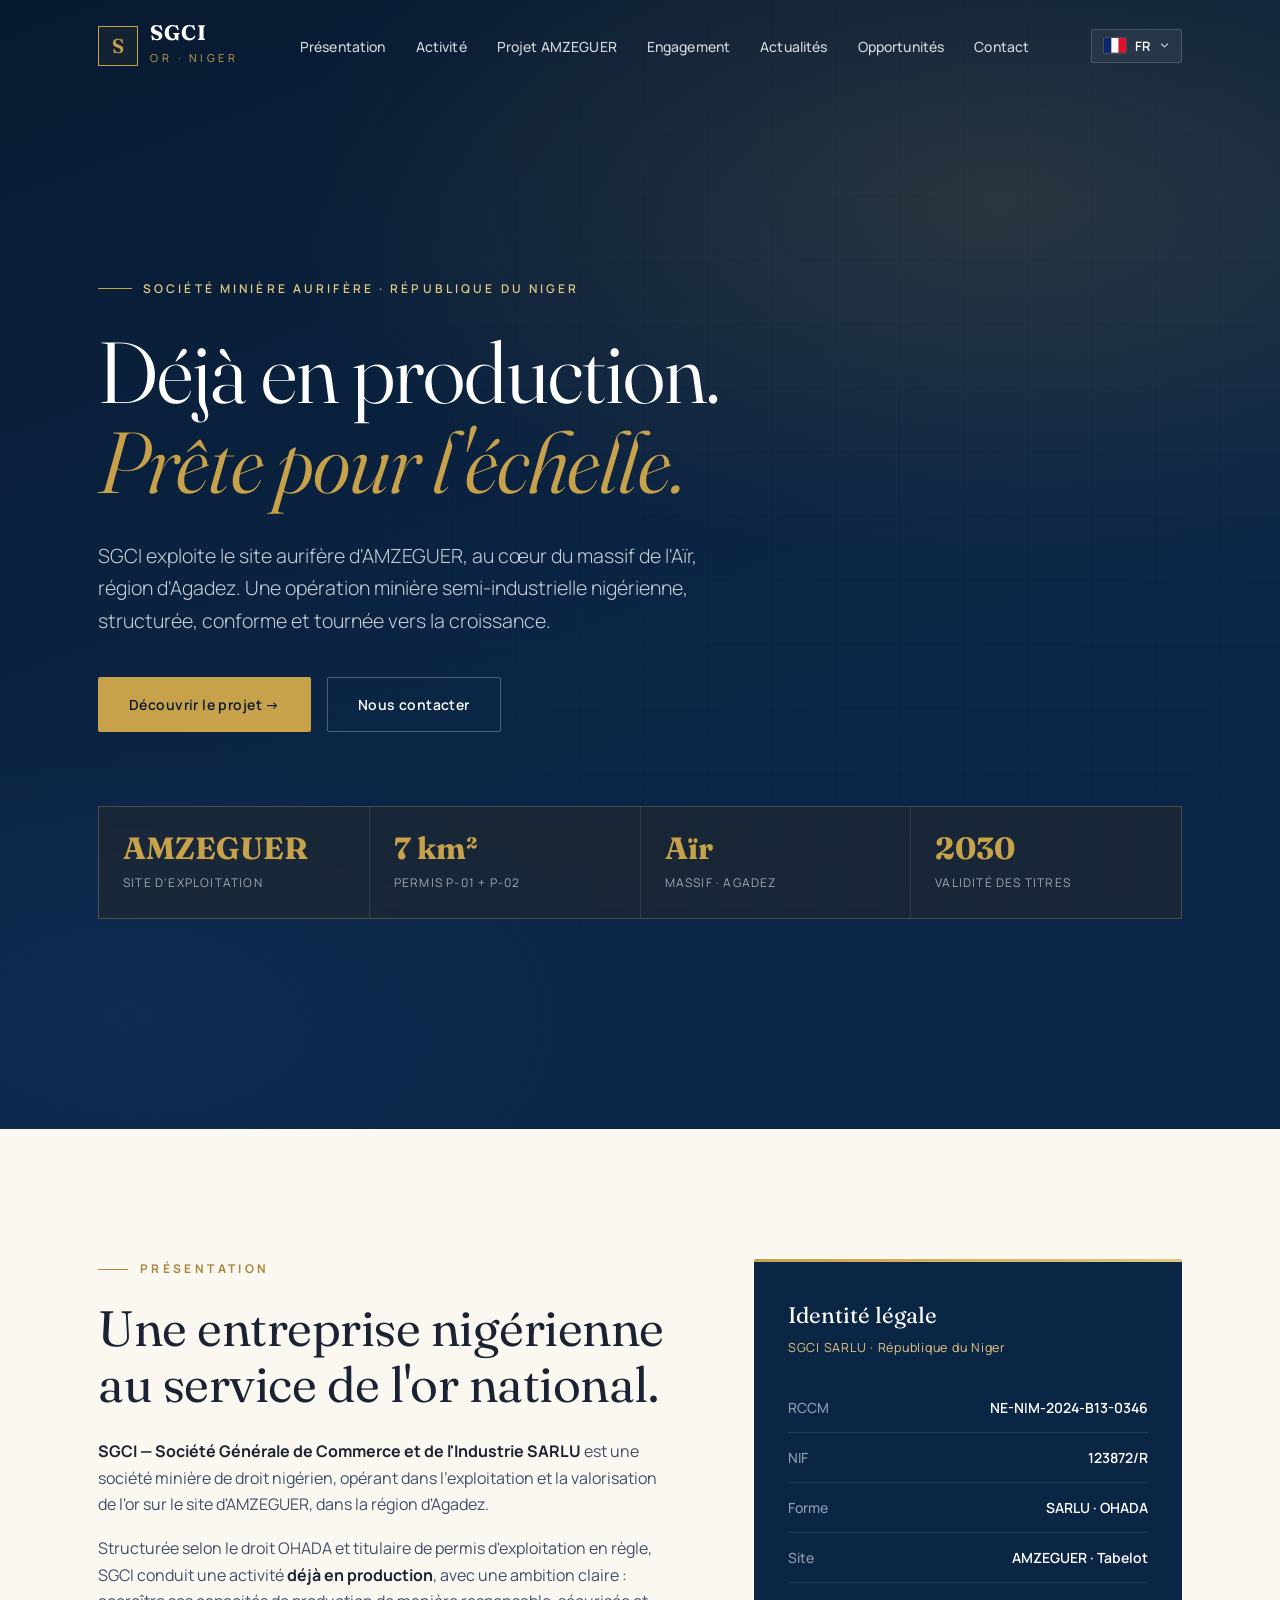
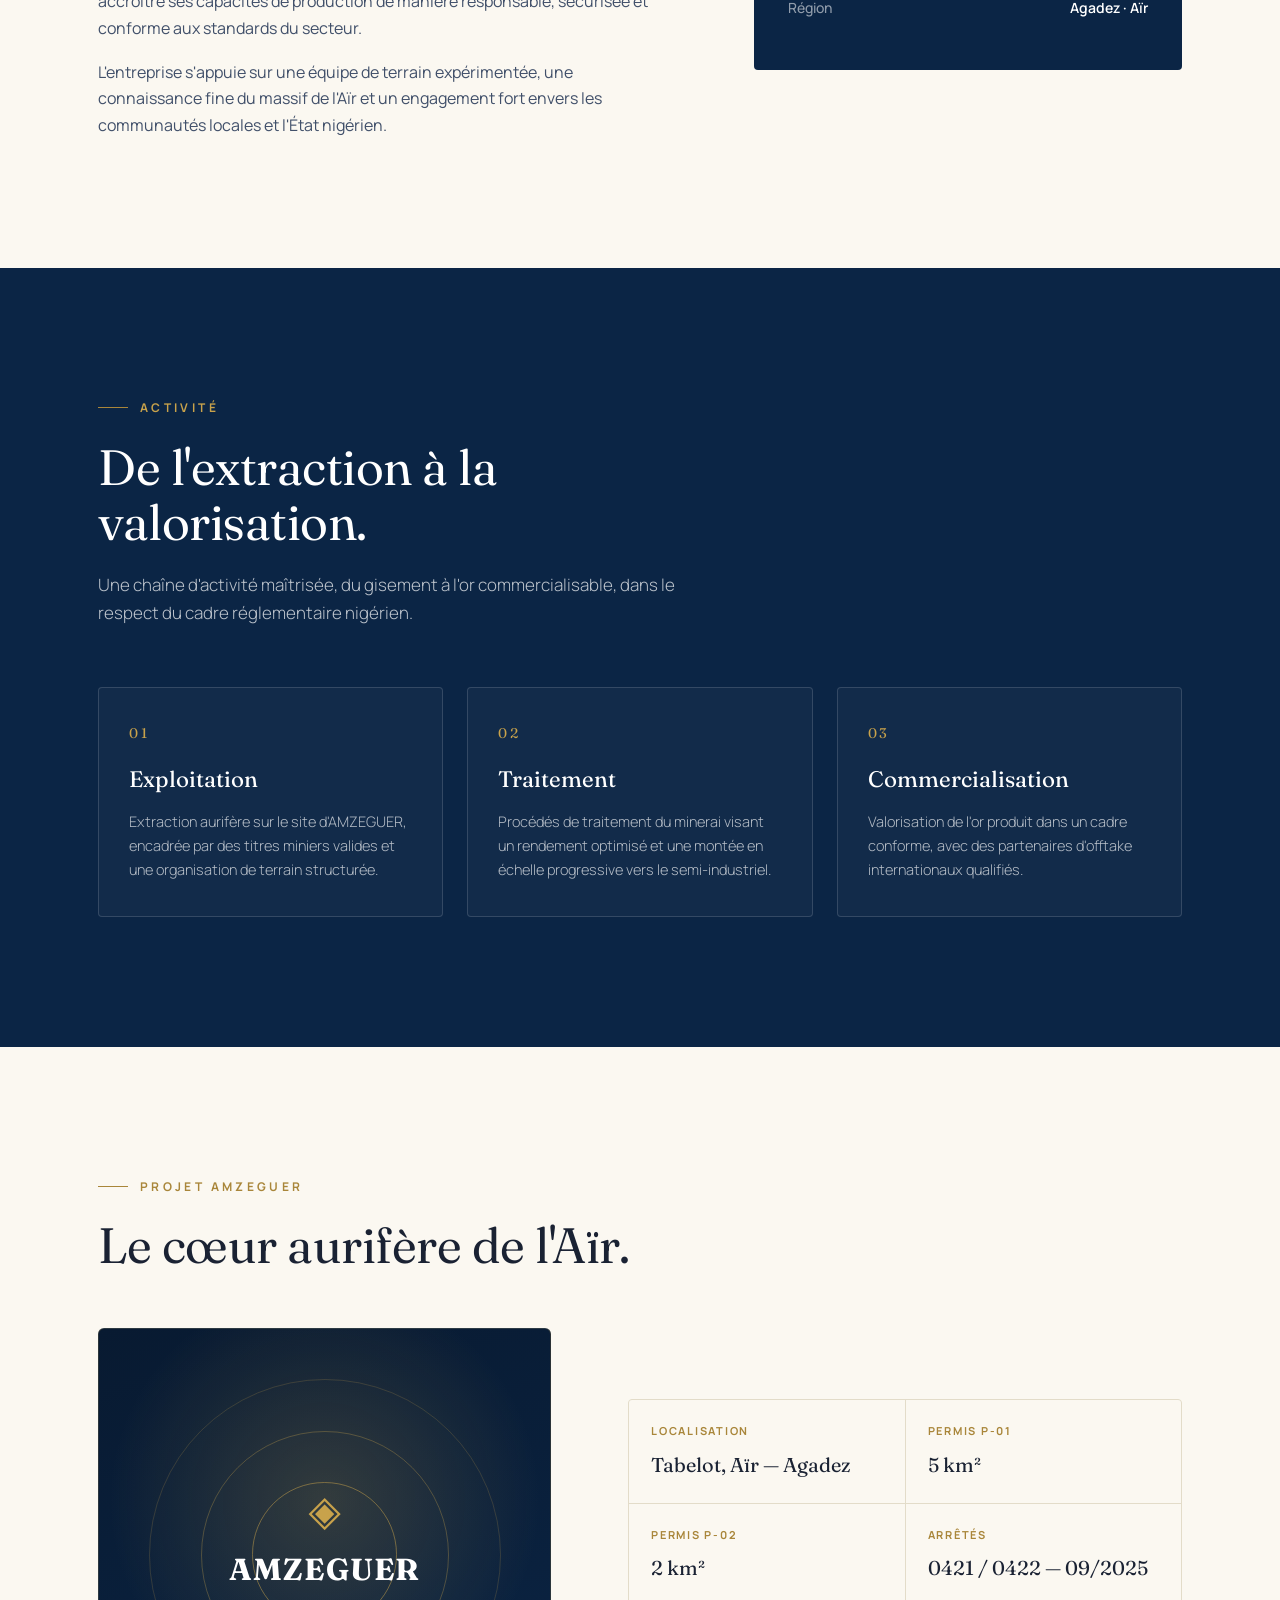
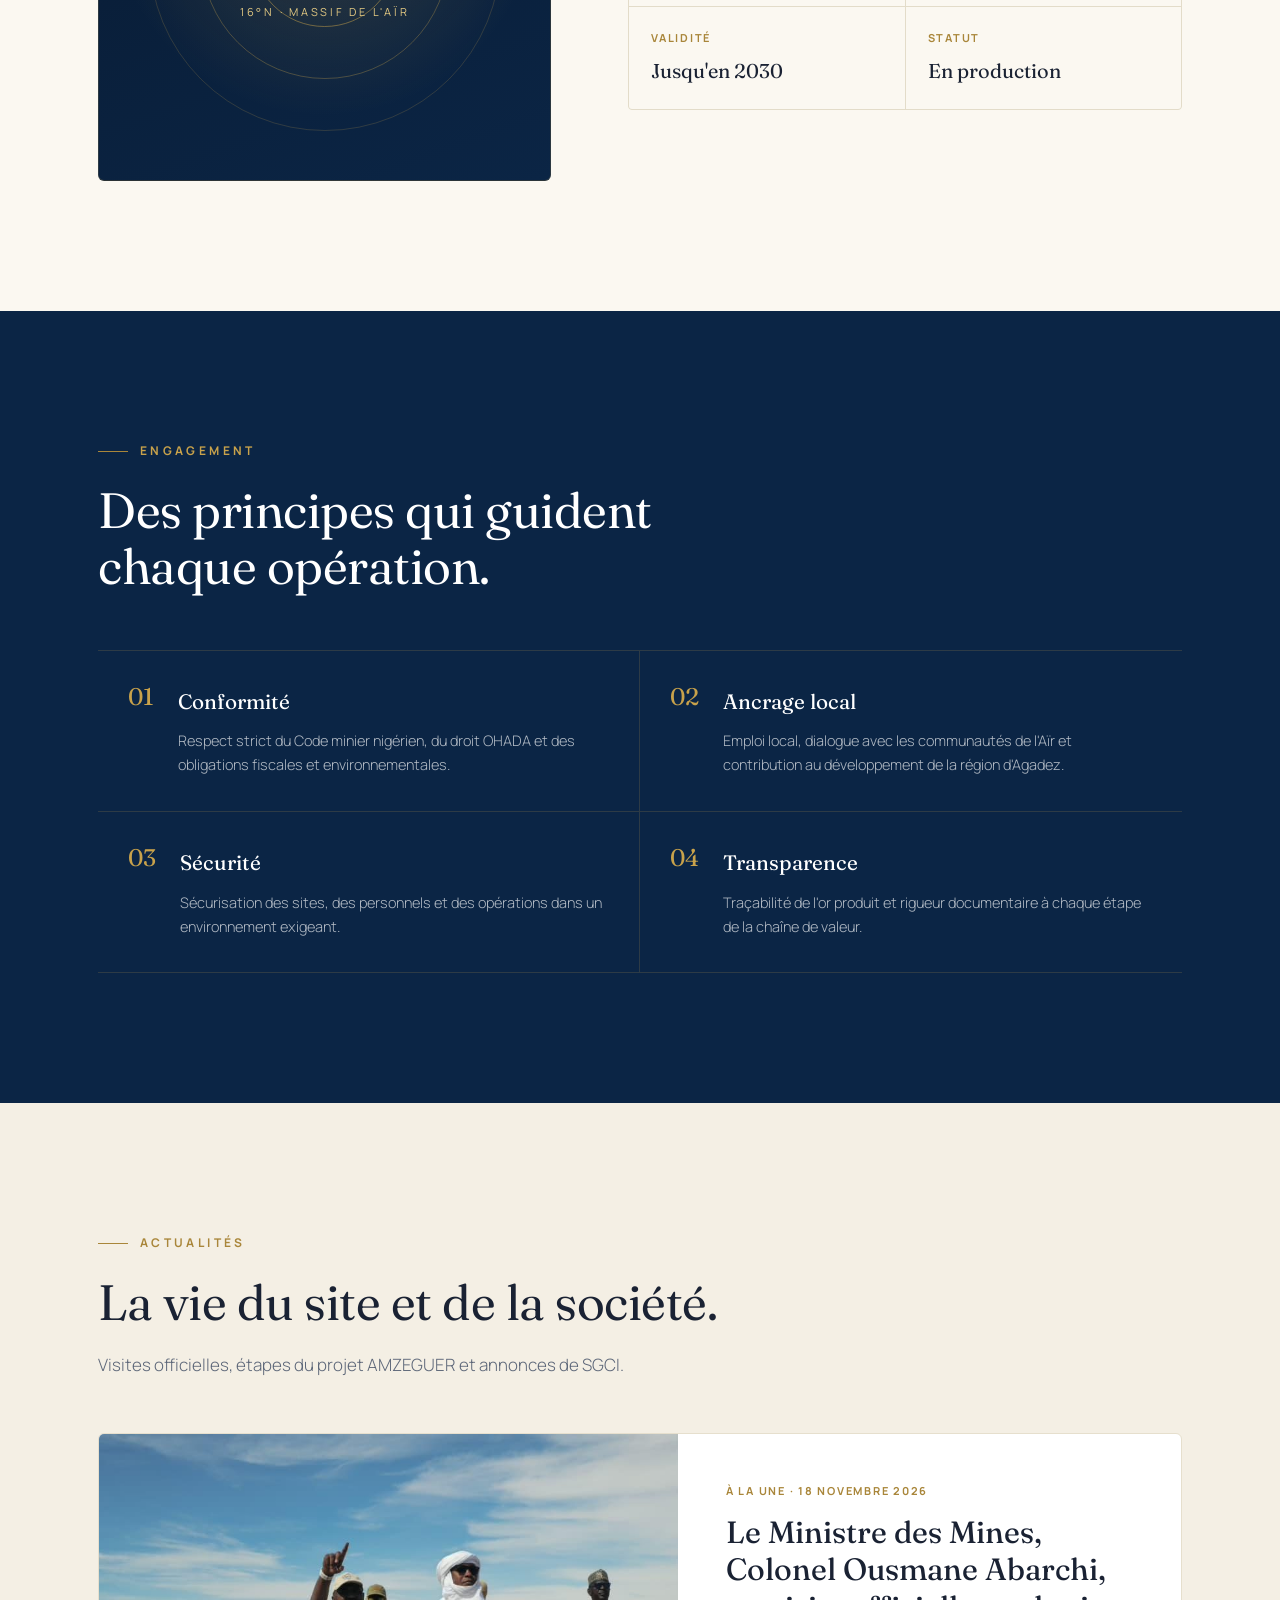
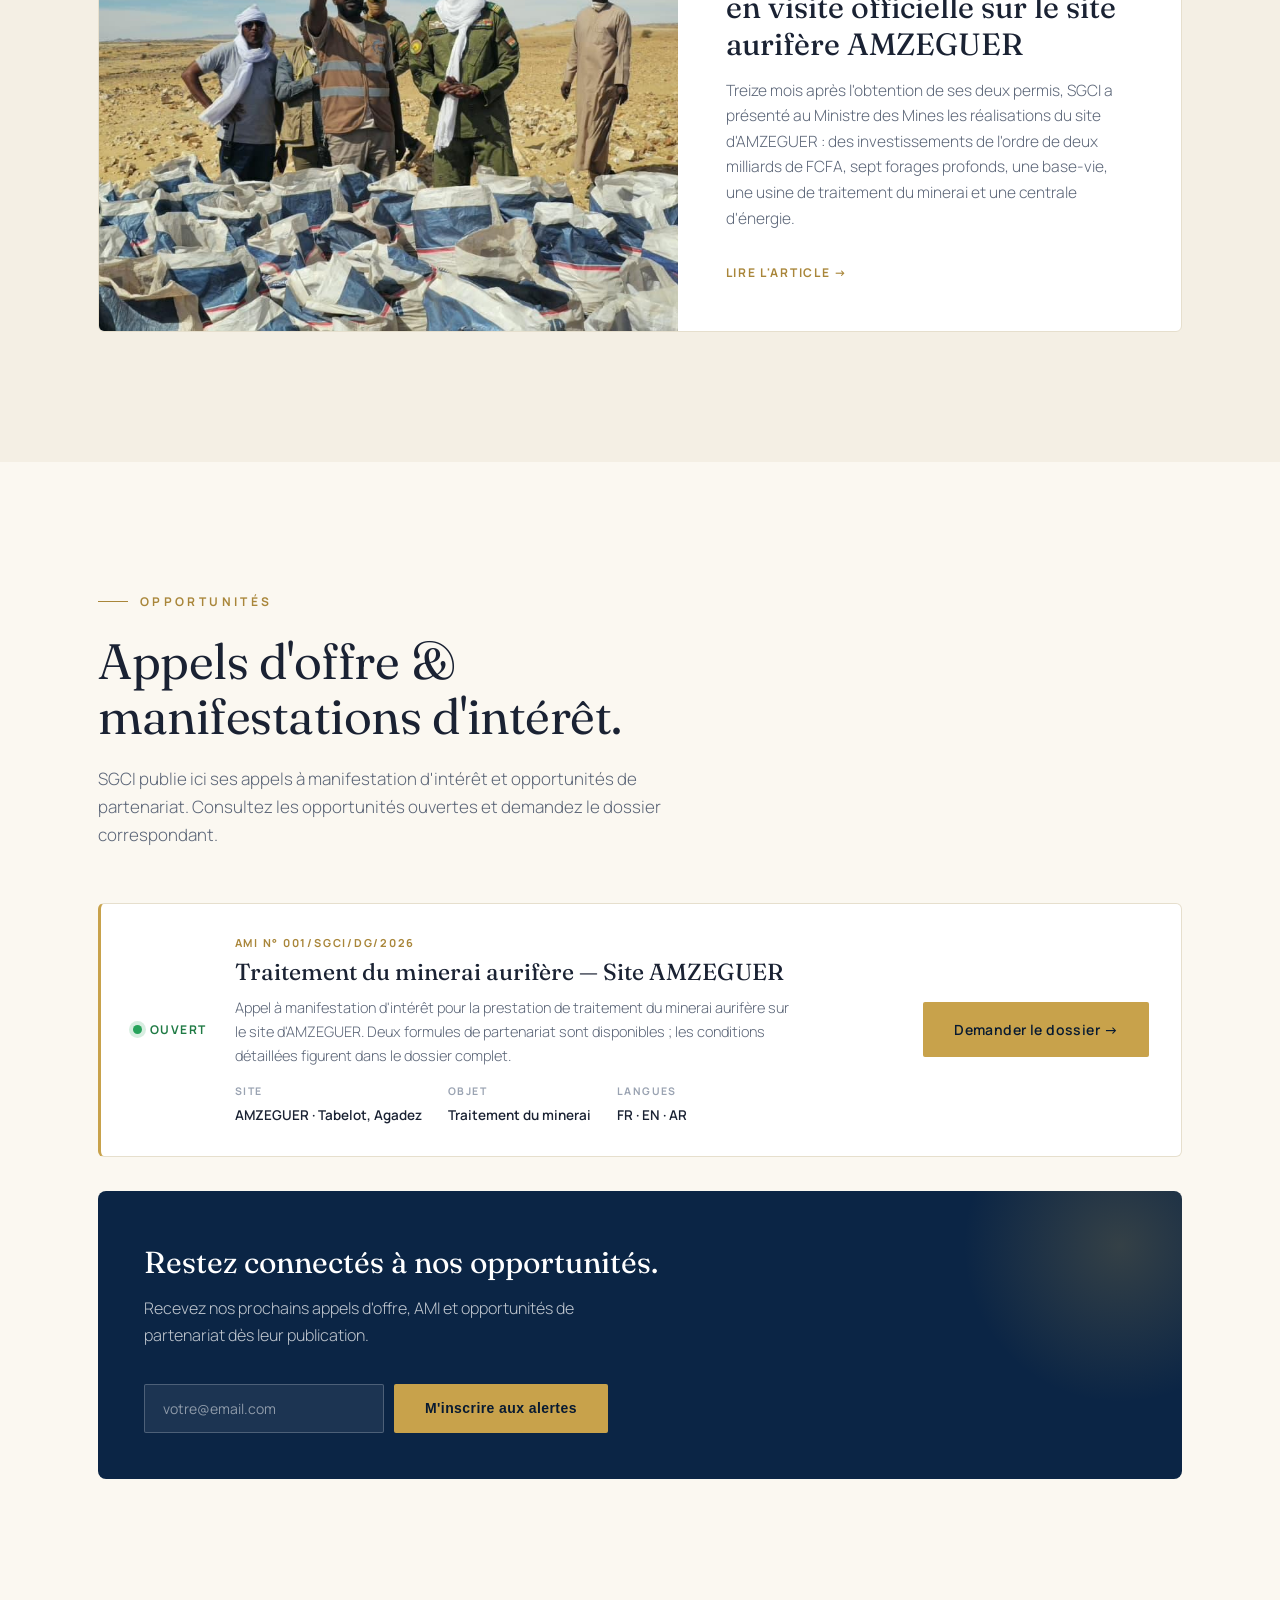
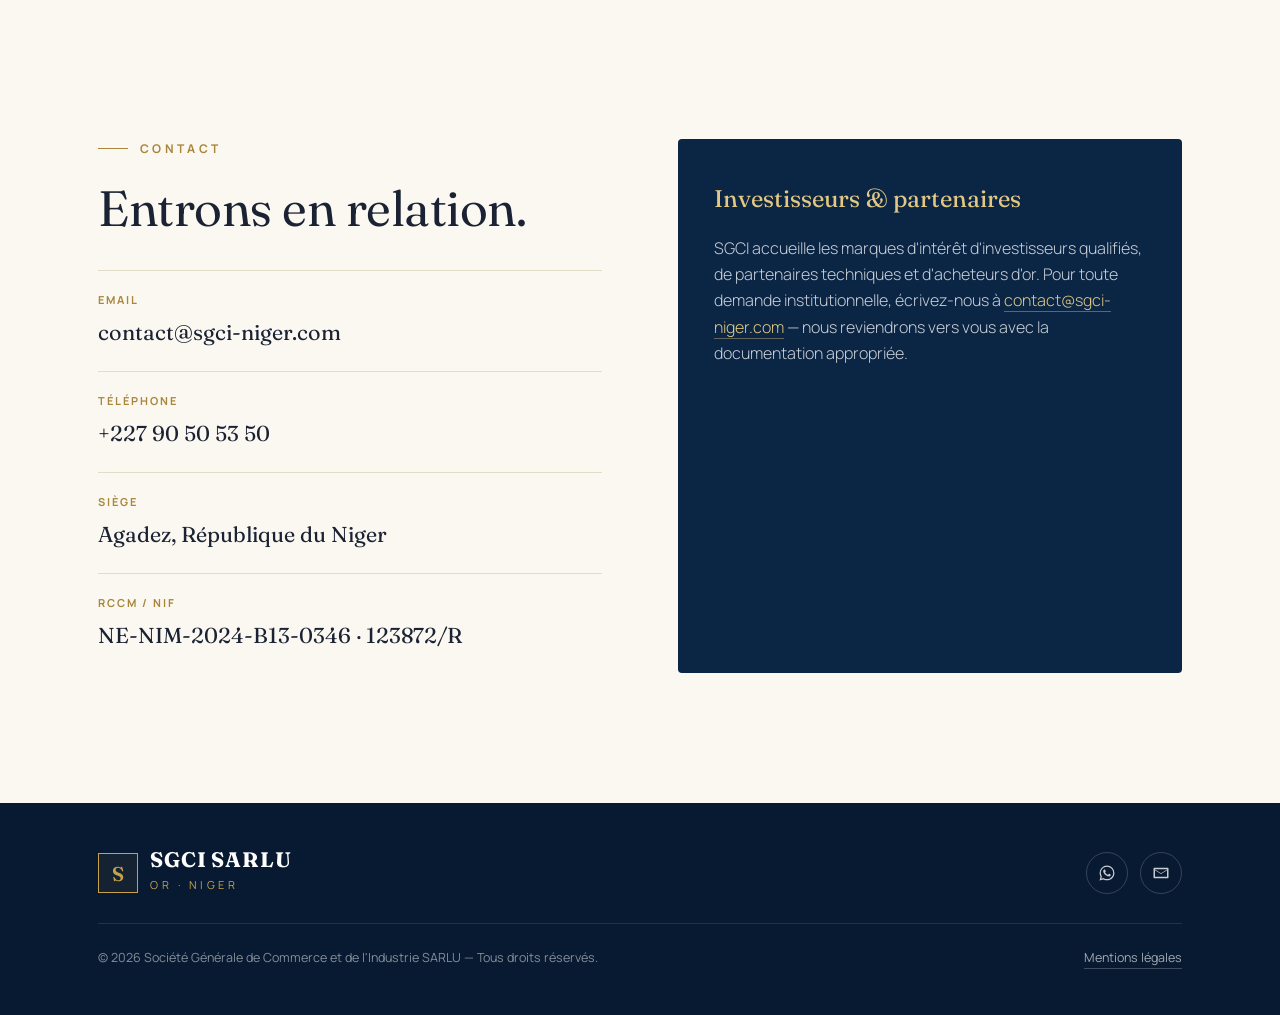
<file: index.html>
<!DOCTYPE html>
<!-- Generated by scripts/build_site.py from src/index.html — do not edit this file. -->
<html lang="fr" dir="ltr">
<head>
<meta charset="UTF-8" />
<meta name="viewport" content="width=device-width, initial-scale=1.0" />
<title>SGCI — Mine d'or AMZEGUER, Niger | Société minière</title>
<meta name="description" id="meta-desc" content="SGCI SARLU — société minière aurifère nigérienne. Exploitation semi-industrielle du site AMZEGUER, massif de l&#x27;Aïr, région d&#x27;Agadez. Déjà en production." />
<meta name="theme-color" content="#0B2545" />
<meta property="og:type" content="website" />
<meta property="og:title" content="SGCI — Mine d&#x27;or AMZEGUER, Niger" />
<meta property="og:description" content="SGCI SARLU — société minière aurifère nigérienne. Exploitation semi-industrielle du site AMZEGUER, massif de l&#x27;Aïr, région d&#x27;Agadez. Déjà en production." />
<meta property="og:url" content="https://www.sgci-niger.com/" />
<meta property="og:locale" content="fr_FR" />
<meta property="og:site_name" content="SGCI SARLU" />
<meta property="og:image" content="https://www.sgci-niger.com/og-image.png" />
<meta property="og:image:width" content="1200" />
<meta property="og:image:height" content="630" />
<meta name="twitter:card" content="summary_large_image" />
<meta name="twitter:image" content="https://www.sgci-niger.com/og-image.png" />
<link rel="icon" href="data:image/svg+xml,%3Csvg xmlns='http://www.w3.org/2000/svg' viewBox='0 0 64 64'%3E%3Crect width='64' height='64' fill='%230B2545'/%3E%3Crect x='9' y='9' width='46' height='46' fill='none' stroke='%23c8a24b' stroke-width='3'/%3E%3Ctext x='32' y='44' text-anchor='middle' font-family='Georgia,serif' font-size='34' font-weight='600' fill='%23c8a24b'%3ES%3C/text%3E%3C/svg%3E" />
<link rel="canonical" href="https://www.sgci-niger.com/" />
<link rel="alternate" hreflang="fr" href="https://www.sgci-niger.com/" />
<link rel="alternate" hreflang="en" href="https://www.sgci-niger.com/en" />
<link rel="alternate" hreflang="ar" href="https://www.sgci-niger.com/ar" />
<link rel="alternate" hreflang="x-default" href="https://www.sgci-niger.com/" />
<script type="application/ld+json">{"@context":"https://schema.org","@type":"Organization","name":"SGCI SARLU","legalName":"Société Générale de Commerce et de l'Industrie SARLU","url":"https://www.sgci-niger.com","email":"contact@sgci-niger.com","telephone":"+227 90 50 53 50","address":{"@type":"PostalAddress","addressLocality":"Agadez","addressCountry":"NE"}}</script>
<link rel="preconnect" href="https://fonts.googleapis.com" />
<link rel="preconnect" href="https://fonts.gstatic.com" crossorigin />
<link href="https://fonts.googleapis.com/css2?family=Fraunces:ital,opsz,wght@0,9..144,300..700;1,9..144,300..600&family=Manrope:wght@300..700&family=Reem+Kufi:wght@400..700&family=Tajawal:wght@300;400;500;700&display=swap" rel="stylesheet" />
<style>
  :root{
    --navy:#0B2545;
    --navy-deep:#081a31;
    --navy-soft:#13305a;
    --navy-line:rgba(200,162,75,.18);
    --gold:#c8a24b;
    --gold-light:#e2c882;
    --gold-deep:#a9863a;
    --cream:#f4efe4;
    --bone:#fbf8f1;
    --ink:#1a2233;
    --muted:#5c6678;
    --font-display:'Fraunces',Georgia,serif;
    --font-body:'Manrope',system-ui,sans-serif;
    --maxw:1180px;
  }
  *{box-sizing:border-box;margin:0;padding:0}
  html{scroll-behavior:smooth}
  body{
    font-family:var(--font-body);
    color:var(--ink);
    background:var(--bone);
    line-height:1.65;
    -webkit-font-smoothing:antialiased;
    overflow-x:hidden;
  }
  /* Arabic typography */
  html[lang="ar"]{--font-display:'Reem Kufi',serif;--font-body:'Tajawal',system-ui,sans-serif}
  html[lang="ar"] body{line-height:1.9}
  html[dir="rtl"] .nav-links{flex-direction:row-reverse}
  html[dir="rtl"] .hero-cta,
  html[dir="rtl"] .brand{flex-direction:row-reverse}

  a{color:inherit;text-decoration:none}
  img,svg{display:block;max-width:100%}
  .wrap{max-width:var(--maxw);margin-inline:auto;padding-inline:clamp(20px,5vw,48px)}

  /* ---------- HEADER ---------- */
  header{
    position:fixed;inset-block-start:0;inset-inline:0;z-index:100;
    transition:background .4s ease,box-shadow .4s ease,padding .4s ease;
    padding-block:22px;
  }
  header.scrolled{
    background:rgba(8,26,49,.94);
    backdrop-filter:blur(14px);
    padding-block:14px;
    box-shadow:0 1px 0 var(--navy-line);
  }
  .nav-inner{display:flex;align-items:center;justify-content:space-between;gap:24px}
  .brand{display:flex;align-items:center;gap:12px}
  .brand-mark{
    width:40px;height:40px;border:1.5px solid var(--gold);
    display:grid;place-items:center;color:var(--gold);
    font-family:var(--font-display);font-weight:600;font-size:20px;
    background:rgba(200,162,75,.06);
  }
  .brand-txt b{color:#fff;font-family:var(--font-display);font-size:21px;letter-spacing:.04em;display:block;line-height:1}
  .brand-txt span{color:var(--gold);font-size:11px;letter-spacing:.32em;text-transform:uppercase}
  .nav-links{display:flex;align-items:center;gap:30px;list-style:none}
  .nav-links a{color:rgba(255,255,255,.82);font-size:14px;font-weight:500;letter-spacing:.01em;transition:color .25s;position:relative}
  .nav-links a::after{content:"";position:absolute;inset-block-end:-6px;inset-inline-start:0;width:0;height:1px;background:var(--gold);transition:width .3s}
  .nav-links a:hover{color:#fff}
  .nav-links a:hover::after{width:100%}

  /* language switcher */
  .lang{position:relative}
  .lang-btn{
    display:flex;align-items:center;gap:9px;cursor:pointer;
    background:rgba(255,255,255,.06);border:1px solid rgba(255,255,255,.16);
    color:#fff;padding:7px 12px;font-family:var(--font-body);font-size:13px;font-weight:600;
    letter-spacing:.04em;transition:border-color .25s,background .25s;border-radius:2px;
  }
  .lang-btn:hover{border-color:var(--gold);background:rgba(200,162,75,.12)}
  .lang-btn .flag{width:22px;height:15px;border-radius:1px;overflow:hidden;flex:0 0 auto;box-shadow:0 0 0 1px rgba(255,255,255,.12)}
  .lang-btn .chev{width:9px;height:9px;opacity:.7;transition:transform .25s}
  .lang.open .lang-btn .chev{transform:rotate(180deg)}
  .lang-menu{
    position:absolute;inset-block-start:calc(100% + 10px);inset-inline-end:0;min-width:170px;
    background:#0e2444;border:1px solid var(--navy-line);border-radius:4px;
    box-shadow:0 18px 50px rgba(0,0,0,.45);overflow:hidden;
    opacity:0;visibility:hidden;transform:translateY(-8px);transition:.25s;
  }
  .lang.open .lang-menu{opacity:1;visibility:visible;transform:translateY(0)}
  .lang-opt{display:flex;align-items:center;gap:12px;padding:11px 15px;cursor:pointer;color:rgba(255,255,255,.85);font-size:14px;font-weight:500;transition:background .2s}
  .lang-opt .flag{width:26px;height:18px;border-radius:2px;overflow:hidden;flex:0 0 auto;box-shadow:0 0 0 1px rgba(255,255,255,.12)}
  .lang-opt:hover{background:rgba(200,162,75,.14);color:#fff}
  .lang-opt.active{color:var(--gold)}
  .lang-opt .tick{margin-inline-start:auto;color:var(--gold);font-size:13px}

  .burger{display:none;flex-direction:column;gap:5px;cursor:pointer;padding:6px}
  .burger span{width:24px;height:2px;background:#fff;transition:.3s}

  /* ---------- HERO ---------- */
  .hero{
    position:relative;min-height:100vh;display:flex;align-items:center;
    background:
      radial-gradient(1200px 600px at 78% 18%,rgba(200,162,75,.16),transparent 60%),
      radial-gradient(900px 500px at 10% 90%,rgba(19,48,90,.6),transparent 55%),
      linear-gradient(160deg,var(--navy-deep),var(--navy) 55%,#0c264a);
    color:#fff;overflow:hidden;
  }
  .hero::before{
    content:"";position:absolute;inset:0;
    background-image:linear-gradient(rgba(255,255,255,.03) 1px,transparent 1px),linear-gradient(90deg,rgba(255,255,255,.03) 1px,transparent 1px);
    background-size:64px 64px;
    -webkit-mask-image:radial-gradient(circle at 70% 40%,#000,transparent 75%);
            mask-image:radial-gradient(circle at 70% 40%,#000,transparent 75%);
    opacity:.6;
  }
  .hero-inner{position:relative;z-index:2;padding-block:140px 80px;width:100%}
  .eyebrow{
    display:inline-flex;align-items:center;gap:11px;font-size:12px;letter-spacing:.26em;
    text-transform:uppercase;color:var(--gold-light);font-weight:600;margin-block-end:30px;
  }
  .eyebrow::before{content:"";width:34px;height:1px;background:var(--gold)}
  .hero h1{
    font-family:var(--font-display);font-weight:340;font-size:clamp(2.7rem,7vw,5.4rem);
    line-height:1.04;letter-spacing:-.01em;max-width:16ch;
  }
  .hero h1 em{font-style:italic;color:var(--gold);display:block}
  html[lang="ar"] .hero h1{font-weight:600;letter-spacing:0}
  html[lang="ar"] .hero h1 em{font-style:normal}
  .hero p.lead{margin-block:32px 40px;font-size:clamp(1.05rem,1.6vw,1.22rem);color:rgba(255,255,255,.78);max-width:54ch;font-weight:300}
  .hero-cta{display:flex;gap:16px;flex-wrap:wrap}
  .btn{
    display:inline-flex;align-items:center;gap:10px;padding:15px 30px;font-size:14px;font-weight:600;
    letter-spacing:.03em;border-radius:2px;transition:.3s;cursor:pointer;border:1px solid transparent;
  }
  .btn-gold{background:var(--gold);color:var(--navy-deep)}
  .btn-gold:hover{background:var(--gold-light);transform:translateY(-2px)}
  .btn-ghost{border-color:rgba(255,255,255,.28);color:#fff}
  .btn-ghost:hover{border-color:var(--gold);color:var(--gold-light)}

  .hero-stats{
    display:grid;grid-template-columns:repeat(4,1fr);gap:1px;margin-block-start:74px;
    background:var(--navy-line);border:1px solid var(--navy-line);
  }
  .stat{background:rgba(8,22,42,.55);padding:26px 24px;backdrop-filter:blur(4px)}
  .stat b{font-family:var(--font-display);font-size:clamp(1.5rem,2.4vw,2rem);color:var(--gold);display:block;line-height:1}
  .stat span{font-size:12px;letter-spacing:.1em;text-transform:uppercase;color:rgba(255,255,255,.6);margin-block-start:9px;display:block}

  /* ---------- SECTION COMMON ---------- */
  section{padding-block:clamp(70px,11vw,130px)}
  .sec-eyebrow{font-size:12px;letter-spacing:.28em;text-transform:uppercase;color:var(--gold-deep);font-weight:700;display:flex;align-items:center;gap:12px;margin-block-end:22px}
  .sec-eyebrow::before{content:"";width:30px;height:1px;background:var(--gold-deep)}
  h2.sec-title{font-family:var(--font-display);font-weight:380;font-size:clamp(1.9rem,4vw,3.1rem);line-height:1.12;letter-spacing:-.01em;max-width:20ch}
  html[lang="ar"] h2.sec-title{font-weight:600;letter-spacing:0}
  .lead-2{color:var(--muted);font-size:1.06rem;max-width:60ch;margin-block-start:20px;font-weight:300}

  .dark{background:var(--navy);color:#fff}
  .dark .sec-eyebrow,.dark .sec-eyebrow::before{color:var(--gold)}
  .dark .lead-2{color:rgba(255,255,255,.72)}

  /* about */
  .about-grid{display:grid;grid-template-columns:1.15fr .85fr;gap:clamp(40px,6vw,90px);align-items:start}
  .about-body p{margin-block-start:18px;color:#41506a}
  .about-body p:first-child{margin-block-start:26px}
  .about-body strong{color:var(--ink)}
  .legal-card{background:var(--navy);color:#fff;padding:38px 34px;border-radius:4px;position:relative;overflow:hidden}
  .legal-card::before{content:"";position:absolute;inset-block-start:0;inset-inline-start:0;width:100%;height:3px;background:linear-gradient(90deg,var(--gold),var(--gold-light))}
  .legal-card h3{font-family:var(--font-display);font-weight:400;font-size:1.4rem;color:#fff}
  .legal-card .sub{font-size:12.5px;letter-spacing:.06em;color:var(--gold-light);margin-block:4px 24px}
  .legal-row{display:flex;justify-content:space-between;gap:20px;padding-block:13px;border-block-end:1px solid rgba(255,255,255,.1);font-size:14px}
  .legal-row:last-child{border:0}
  .legal-row .k{color:rgba(255,255,255,.55);font-weight:500}
  .legal-row .v{color:#fff;font-weight:600;text-align:end}

  /* activity cards */
  .cards{display:grid;grid-template-columns:repeat(3,1fr);gap:24px;margin-block-start:60px}
  .card{padding:34px 30px;border:1px solid rgba(255,255,255,.14);border-radius:4px;background:rgba(255,255,255,.03);transition:.35s;position:relative}
  .card:hover{background:rgba(200,162,75,.07);border-color:var(--gold);transform:translateY(-4px)}
  .card .num{font-family:var(--font-display);font-size:14px;color:var(--gold);letter-spacing:.2em}
  .card h3{font-family:var(--font-display);font-weight:420;font-size:1.4rem;margin-block:16px 12px;color:#fff}
  html[lang="ar"] .card h3,html[lang="ar"] .legal-card h3{font-weight:700}
  .card p{color:rgba(255,255,255,.68);font-size:14.5px;font-weight:300}

  /* project */
  .proj-grid{display:grid;grid-template-columns:.9fr 1.1fr;gap:clamp(40px,6vw,80px);align-items:center}
  .proj-emblem{
    aspect-ratio:1;border:1px solid var(--navy-line);border-radius:6px;
    background:
      radial-gradient(circle at 50% 38%,rgba(200,162,75,.22),transparent 60%),
      linear-gradient(160deg,var(--navy-deep),var(--navy));
    display:grid;place-items:center;position:relative;overflow:hidden;color:#fff;text-align:center;
  }
  .proj-emblem .rings{position:absolute;inset:0;display:grid;place-items:center}
  .proj-emblem .rings span{position:absolute;border:1px solid rgba(200,162,75,.2);border-radius:50%}
  .proj-emblem .rings span:nth-child(1){width:78%;height:78%}
  .proj-emblem .rings span:nth-child(2){width:55%;height:55%;border-color:rgba(200,162,75,.32)}
  .proj-emblem .rings span:nth-child(3){width:32%;height:32%;border-color:rgba(200,162,75,.5)}
  .proj-emblem .core{position:relative;z-index:2}
  .proj-emblem .diamond{font-size:42px;color:var(--gold);line-height:1}
  .proj-emblem b{display:block;font-family:var(--font-display);font-size:1.9rem;letter-spacing:.04em;margin-block-start:14px}
  .proj-emblem small{display:block;font-size:11px;letter-spacing:.25em;color:var(--gold-light);margin-block-start:8px}
  .proj-data{display:grid;grid-template-columns:1fr 1fr;gap:1px;background:#e3dcc9;border:1px solid #e3dcc9;border-radius:4px;overflow:hidden}
  .proj-cell{background:var(--bone);padding:22px 22px}
  .proj-cell .k{font-size:11px;letter-spacing:.16em;text-transform:uppercase;color:var(--gold-deep);font-weight:700}
  .proj-cell .v{font-family:var(--font-display);font-size:1.25rem;color:var(--ink);margin-block-start:7px}

  /* values */
  .values-grid{display:grid;grid-template-columns:repeat(2,1fr);gap:0;margin-block-start:56px;border-block-start:1px solid var(--navy-line)}
  .value{display:flex;gap:24px;padding:34px 30px;border-block-end:1px solid var(--navy-line);border-inline-end:1px solid var(--navy-line)}
  .value:nth-child(2n){border-inline-end:0}
  .value .vn{font-family:var(--font-display);font-size:1.5rem;color:var(--gold);flex:0 0 auto;line-height:1}
  .value h3{font-family:var(--font-display);font-weight:420;font-size:1.3rem;color:#fff;margin-block-end:10px}
  .value p{color:rgba(255,255,255,.68);font-size:14.5px;font-weight:300}

  /* contact */
  .contact-grid{display:grid;grid-template-columns:1fr 1fr;gap:clamp(40px,6vw,80px);align-items:start}
  .contact-list{margin-block-start:34px}
  .contact-item{padding-block:20px;border-block-start:1px solid #e3dcc9}
  .contact-item .k{font-size:11px;letter-spacing:.18em;text-transform:uppercase;color:var(--gold-deep);font-weight:700}
  .contact-item .v{font-family:var(--font-display);font-size:1.35rem;color:var(--ink);margin-block-start:6px}
  .contact-item .v a:hover{color:var(--gold-deep)}
  .invest{background:var(--navy);color:#fff;padding:40px 36px;border-radius:4px;align-self:stretch}
  .invest h3{font-family:var(--font-display);font-weight:420;font-size:1.5rem;color:var(--gold-light);margin-block-end:16px}
  .invest p{color:rgba(255,255,255,.78);font-weight:300}
  .invest p a{color:var(--gold-light);border-block-end:1px solid rgba(226,200,130,.4)}

  /* footer */
  footer{background:var(--navy-deep);color:#fff;padding-block:46px}
  .foot-inner{display:flex;align-items:center;justify-content:space-between;gap:24px;flex-wrap:wrap}
  .foot-brand{display:flex;align-items:center;gap:12px}
  .foot-copy{font-size:12.5px;color:rgba(255,255,255,.5);max-width:60ch}

  /* reveal */
  .reveal{opacity:0;transform:translateY(26px);transition:opacity .8s ease,transform .8s ease}
  .reveal.in{opacity:1;transform:none}

  /* opportunities */
  .opp-list{margin-block-start:54px;display:grid;gap:22px}
  .opp-card{
    display:grid;grid-template-columns:auto 1fr auto;align-items:center;gap:28px;
    background:#fff;border:1px solid #e6dfcd;border-inline-start:3px solid var(--gold);
    border-radius:6px;padding:30px 32px;transition:.3s;
  }
  .opp-card:hover{box-shadow:0 18px 44px rgba(11,37,69,.1);transform:translateY(-3px)}
  .opp-status{display:flex;align-items:center;gap:8px;font-size:12px;font-weight:700;letter-spacing:.12em;text-transform:uppercase;color:#1f7a44;white-space:nowrap}
  .opp-status .dot{width:9px;height:9px;border-radius:50%;background:#27a35b;box-shadow:0 0 0 4px rgba(39,163,91,.18)}
  .opp-ref{font-size:11px;letter-spacing:.16em;text-transform:uppercase;color:var(--gold-deep);font-weight:700}
  .opp-body h3{font-family:var(--font-display);font-weight:440;font-size:1.45rem;color:var(--ink);margin-block:6px 10px;line-height:1.2}
  html[lang="ar"] .opp-body h3{font-weight:700}
  .opp-body p{color:var(--muted);font-size:14.5px;font-weight:300;max-width:62ch}
  .opp-meta{display:flex;flex-wrap:wrap;gap:26px;margin-block-start:16px}
  .opp-meta span{display:flex;flex-direction:column;gap:3px}
  .opp-meta b{font-size:10.5px;letter-spacing:.14em;text-transform:uppercase;color:#9aa3b2;font-weight:700}
  .opp-meta i{font-style:normal;font-size:13.5px;color:var(--ink);font-weight:600}
  .opp-cta{white-space:nowrap}

  /* subscribe */
  .subscribe{
    margin-block-start:34px;background:var(--navy);border-radius:8px;color:#fff;
    padding:clamp(30px,4vw,46px);display:flex;align-items:center;justify-content:space-between;
    gap:36px;flex-wrap:wrap;position:relative;overflow:hidden;
  }
  .subscribe::before{content:"";position:absolute;inset-block-start:-40%;inset-inline-end:-10%;width:340px;height:340px;border-radius:50%;background:radial-gradient(circle,rgba(200,162,75,.22),transparent 65%)}
  .sub-txt{position:relative;z-index:2}
  .sub-txt h3{font-family:var(--font-display);font-weight:420;font-size:clamp(1.4rem,2.4vw,1.9rem);color:#fff}
  html[lang="ar"] .sub-txt h3{font-weight:600}
  .sub-txt p{color:rgba(255,255,255,.74);font-weight:300;margin-block-start:8px;max-width:46ch}
  .sub-form{position:relative;z-index:2;display:flex;gap:10px;flex-wrap:wrap}
  .sub-form input{
    background:rgba(255,255,255,.07);border:1px solid rgba(255,255,255,.22);color:#fff;
    padding:14px 18px;border-radius:2px;font-family:var(--font-body);font-size:14px;min-width:240px;
  }
  .sub-form input::placeholder{color:rgba(255,255,255,.5)}
  .sub-form input:focus{outline:none;border-color:var(--gold)}

  /* footer + socials */
  .foot-top{display:flex;align-items:center;justify-content:space-between;gap:24px;flex-wrap:wrap;padding-block-end:26px;border-block-end:1px solid rgba(255,255,255,.1)}
  .foot-bottom{padding-block-start:24px}
  .socials{display:flex;gap:12px}
  .soc{
    width:42px;height:42px;display:grid;place-items:center;border-radius:50%;
    border:1px solid rgba(255,255,255,.18);color:rgba(255,255,255,.78);transition:.28s;
  }
  .soc svg{width:18px;height:18px;fill:currentColor}
  .soc:hover{background:var(--gold);border-color:var(--gold);color:var(--navy-deep);transform:translateY(-3px)}
  .foot-copy{font-size:12.5px;color:rgba(255,255,255,.5);max-width:70ch}

  /* responsive */
  @media(max-width:900px){
    .nav-links{
      position:fixed;inset-block-start:0;inset-inline-end:0;height:100vh;width:min(78vw,320px);
      flex-direction:column;align-items:flex-start;justify-content:center;gap:26px;
      background:var(--navy-deep);padding:60px 40px;transform:translateX(110%);transition:transform .4s;z-index:90;
    }
    html[dir="rtl"] .nav-links{inset-inline-end:auto;inset-inline-start:0;transform:translateX(-110%)}
    .nav-links.show{transform:translateX(0)}
    .nav-links a{font-size:18px}
    .burger{display:flex}
    .about-grid,.proj-grid,.contact-grid{grid-template-columns:1fr}
    .cards{grid-template-columns:1fr}
    .values-grid{grid-template-columns:1fr}
    .value{border-inline-end:0}
    .hero-stats{grid-template-columns:repeat(2,1fr)}
    .opp-card{grid-template-columns:1fr;gap:18px}
    .opp-cta{justify-self:start}
    .subscribe{flex-direction:column;align-items:flex-start}
    .sub-form{width:100%}
    .sub-form input{flex:1;min-width:0}
  }
  @media(max-width:520px){
    .hero-stats{grid-template-columns:1fr 1fr}
    .proj-data{grid-template-columns:1fr}
    .brand-txt span{display:none}
  }

  /* skip link, accessibility */
  .skip{position:absolute;inset-inline-start:-999px;inset-block-start:0;z-index:200;background:var(--gold);color:var(--navy-deep);padding:10px 16px;font-weight:700;font-size:14px}
  .skip:focus{inset-inline-start:12px;inset-block-start:12px}
  @media (prefers-reduced-motion:reduce){
    html{scroll-behavior:auto}
    *,*::before,*::after{animation:none!important;transition:none!important}
    .reveal{opacity:1;transform:none}
  }
  /* subscribe confirmation, footer legal link */
  .sub-ok{display:none;flex-basis:100%;color:var(--gold-light);font-size:14px;font-weight:500}
  .sub-ok.show{display:block}
  .foot-bottom{display:flex;align-items:center;justify-content:space-between;gap:18px;flex-wrap:wrap}
  .foot-legal{font-size:12.5px;color:rgba(255,255,255,.62);border-block-end:1px solid rgba(255,255,255,.22);transition:color .25s,border-color .25s}
  .foot-legal:hover{color:var(--gold-light);border-color:var(--gold)}
  /* menu: keep entries on one line between tablet and desktop widths */
  .nav-links a,.brand-txt span{white-space:nowrap}
  @media(min-width:901px) and (max-width:1160px){.nav-links{gap:18px}.nav-links a{font-size:13.5px}.nav-inner{gap:16px}}
  /* news */
  .news{background:var(--cream)}
  .news-grid{margin-block-start:54px;display:grid;grid-template-columns:repeat(3,1fr);gap:26px}
  .news-card{background:#fff;border:1px solid #e6dfcd;border-radius:6px;overflow:hidden;display:flex;flex-direction:column;transition:box-shadow .3s,transform .3s}
  .news-card:hover{box-shadow:0 18px 44px rgba(11,37,69,.1);transform:translateY(-3px)}
  .news-img{display:block;aspect-ratio:16/10;overflow:hidden;background:var(--navy)}
  .news-img img{width:100%;height:100%;object-fit:cover;display:block;transition:transform .6s ease}
  .news-card:hover .news-img img{transform:scale(1.03)}
  .news-body{padding:26px 28px 30px;display:flex;flex-direction:column;gap:10px;flex:1}
  .news-body h3{font-family:var(--font-display);font-weight:440;font-size:1.3rem;line-height:1.22;color:var(--ink)}
  html[lang="ar"] .news-body h3{font-weight:700}
  .news-body h3 a{color:inherit}
  .news-body p{color:var(--muted);font-size:14.5px;font-weight:300}
  .news-more{margin-block-start:auto;padding-block-start:8px;font-size:12px;font-weight:700;letter-spacing:.14em;text-transform:uppercase;color:var(--gold-deep)}
  .news-more:hover{color:var(--navy)}
  .news-card.feature{grid-column:1/-1;display:grid;grid-template-columns:1.15fr 1fr}
  .news-card.feature .news-img{aspect-ratio:auto;min-height:340px}
  .news-card.feature .news-body{padding:clamp(28px,4vw,48px);justify-content:center;gap:14px}
  .news-card.feature .news-body h3{font-size:clamp(1.45rem,2.4vw,2rem)}
  .news-card.feature .news-body p{font-size:15.5px}
  .news-card.feature .news-more{margin-block-start:10px}
  @media(max-width:900px){
    .news-grid{grid-template-columns:1fr}
    .news-card.feature{grid-template-columns:1fr}
    .news-card.feature .news-img{aspect-ratio:16/10;min-height:0}
  }
</style>
</head>
<body>

<!-- ===== HIDDEN SVG FLAG DEFS ===== -->
<svg width="0" height="0" style="position:absolute" aria-hidden="true">
  <defs>
    <!-- France -->
    <g id="flag-fr-src"><rect width="8" height="16" x="0" fill="#0b2570"/><rect width="8" height="16" x="8" fill="#fff"/><rect width="8" height="16" x="16" fill="#e1112c"/></g>
    <!-- UK -->
    <g id="flag-gb-src"><clipPath id="gbclip"><rect width="60" height="30"/></clipPath><g clip-path="url(#gbclip)"><rect width="60" height="30" fill="#012169"/><path d="M0,0 60,30 M60,0 0,30" stroke="#fff" stroke-width="6"/><path d="M0,0 60,30 M60,0 0,30" stroke="#C8102E" stroke-width="4"/><path d="M30,0 V30 M0,15 H60" stroke="#fff" stroke-width="10"/><path d="M30,0 V30 M0,15 H60" stroke="#C8102E" stroke-width="6"/></g></g>
    <!-- Saudi Arabia -->
    <g id="flag-sa-src"><rect width="24" height="16" fill="#006c35"/><rect x="3.5" y="10.6" width="17" height="1" rx="0.5" fill="#fff"/><rect x="3.5" y="11.6" width="2" height="0.9" rx="0.4" fill="#fff"/><rect x="5" y="4.8" width="14" height="2.2" rx="0.4" fill="#fff"/></g>
  </defs>
</svg>

<a class="skip" href="#main" data-i18n="skip">Aller au contenu</a>
<header id="hdr">
  <div class="wrap nav-inner">
    <a href="#top" class="brand">
      <div class="brand-mark">S</div>
      <div class="brand-txt"><b>SGCI</b><span data-i18n="brand.sub">Or · Niger</span></div>
    </a>
    <ul class="nav-links" id="navlinks">
      <li><a href="#about" data-i18n="nav.about">Présentation</a></li>
      <li><a href="#activity" data-i18n="nav.activity">Activité</a></li>
      <li><a href="#project" data-i18n="nav.project">Projet AMZEGUER</a></li>
      <li><a href="#values" data-i18n="nav.values">Engagement</a></li>
      <li><a href="#news" data-i18n="nav.news">Actualités</a></li>
      <li><a href="#opportunities" data-i18n="nav.opps">Opportunités</a></li>
      <li><a href="#contact" data-i18n="nav.contact">Contact</a></li>
    </ul>
    <div style="display:flex;align-items:center;gap:14px">
      <div class="lang" id="lang">
        <button class="lang-btn" id="langBtn" aria-haspopup="true" aria-expanded="false">
          <span class="flag"><svg viewBox="0 0 24 16"><use href="#flag-fr-src"/></svg></span>
          <span id="langCode">FR</span>
          <svg class="chev" viewBox="0 0 12 12"><path d="M2 4l4 4 4-4" stroke="currentColor" stroke-width="1.6" fill="none" stroke-linecap="round"/></svg>
        </button>
        <div class="lang-menu" id="langMenu" role="menu">
          <div class="lang-opt active" data-lang="fr" role="menuitem"><span class="flag"><svg viewBox="0 0 24 16"><use href="#flag-fr-src"/></svg></span>Français<span class="tick">✓</span></div>
          <div class="lang-opt" data-lang="en" role="menuitem"><span class="flag"><svg viewBox="0 0 60 30"><use href="#flag-gb-src"/></svg></span>English<span class="tick">✓</span></div>
          <div class="lang-opt" data-lang="ar" role="menuitem"><span class="flag"><svg viewBox="0 0 24 16"><use href="#flag-sa-src"/></svg></span>العربية<span class="tick">✓</span></div>
        </div>
      </div>
      <div class="burger" id="burger" aria-label="Menu"><span></span><span></span><span></span></div>
    </div>
  </div>
</header>

<main id="main">
<!-- ===== HERO ===== -->
<section class="hero" id="top">
  <div class="wrap hero-inner">
    <span class="eyebrow reveal" data-i18n="hero.badge">Société minière aurifère · République du Niger</span>
    <h1 class="reveal"><span data-i18n="hero.title1">Déjà en production.</span> <em data-i18n="hero.title2">Prête pour l'échelle.</em></h1>
    <p class="lead reveal" data-i18n="hero.text">SGCI exploite le site aurifère d'AMZEGUER, au cœur du massif de l'Aïr, région d'Agadez. Une opération minière semi-industrielle nigérienne, structurée, conforme et tournée vers la croissance.</p>
    <div class="hero-cta reveal">
      <a href="#project" class="btn btn-gold" data-i18n="hero.cta1">Découvrir le projet →</a>
      <a href="#contact" class="btn btn-ghost" data-i18n="hero.cta2">Nous contacter</a>
    </div>
    <div class="hero-stats reveal">
      <div class="stat"><b data-i18n="hero.s1v">AMZEGUER</b><span data-i18n="hero.s1l">Site d'exploitation</span></div>
      <div class="stat"><b data-i18n="hero.s2v">7 km²</b><span data-i18n="hero.s2l">Permis P-01 + P-02</span></div>
      <div class="stat"><b data-i18n="hero.s3v">Aïr</b><span data-i18n="hero.s3l">Massif · Agadez</span></div>
      <div class="stat"><b data-i18n="hero.s4v">2030</b><span data-i18n="hero.s4l">Validité des titres</span></div>
    </div>
  </div>
</section>

<!-- ===== ABOUT ===== -->
<section id="about">
  <div class="wrap about-grid">
    <div class="about-head reveal">
      <div class="sec-eyebrow" data-i18n="about.eyebrow">Présentation</div>
      <h2 class="sec-title" data-i18n="about.title">Une entreprise nigérienne au service de l'or national.</h2>
      <div class="about-body">
        <p data-i18n-html="about.p1"><strong>SGCI — Société Générale de Commerce et de l'Industrie SARLU</strong> est une société minière de droit nigérien, opérant dans l'exploitation et la valorisation de l'or sur le site d'AMZEGUER, dans la région d'Agadez.</p>
        <p data-i18n-html="about.p2">Structurée selon le droit OHADA et titulaire de permis d'exploitation en règle, SGCI conduit une activité <strong>déjà en production</strong>, avec une ambition claire : accroître ses capacités de production de manière responsable, sécurisée et conforme aux standards du secteur.</p>
        <p data-i18n="about.p3">L'entreprise s'appuie sur une équipe de terrain expérimentée, une connaissance fine du massif de l'Aïr et un engagement fort envers les communautés locales et l'État nigérien.</p>
      </div>
    </div>
    <div class="legal-card reveal">
      <h3 data-i18n="legal.title">Identité légale</h3>
      <div class="sub" data-i18n="legal.sub">SGCI SARLU · République du Niger</div>
      <div class="legal-row"><span class="k" data-i18n="legal.k1">RCCM</span><span class="v">NE-NIM-2024-B13-0346</span></div>
      <div class="legal-row"><span class="k" data-i18n="legal.k2">NIF</span><span class="v">123872/R</span></div>
      <div class="legal-row"><span class="k" data-i18n="legal.k3">Forme</span><span class="v" data-i18n="legal.v3">SARLU · OHADA</span></div>
      <div class="legal-row"><span class="k" data-i18n="legal.k4">Site</span><span class="v" data-i18n="legal.v4">AMZEGUER · Tabelot</span></div>
      <div class="legal-row"><span class="k" data-i18n="legal.k5">Région</span><span class="v" data-i18n="legal.v5">Agadez · Aïr</span></div>
    </div>
  </div>
</section>

<!-- ===== ACTIVITY ===== -->
<section id="activity" class="dark">
  <div class="wrap">
    <div class="reveal">
      <div class="sec-eyebrow" data-i18n="activity.eyebrow">Activité</div>
      <h2 class="sec-title" data-i18n="activity.title">De l'extraction à la valorisation.</h2>
      <p class="lead-2" data-i18n="activity.intro">Une chaîne d'activité maîtrisée, du gisement à l'or commercialisable, dans le respect du cadre réglementaire nigérien.</p>
    </div>
    <div class="cards">
      <div class="card reveal"><div class="num">01</div><h3 data-i18n="act.c1t">Exploitation</h3><p data-i18n="act.c1p">Extraction aurifère sur le site d'AMZEGUER, encadrée par des titres miniers valides et une organisation de terrain structurée.</p></div>
      <div class="card reveal"><div class="num">02</div><h3 data-i18n="act.c2t">Traitement</h3><p data-i18n="act.c2p">Procédés de traitement du minerai visant un rendement optimisé et une montée en échelle progressive vers le semi-industriel.</p></div>
      <div class="card reveal"><div class="num">03</div><h3 data-i18n="act.c3t">Commercialisation</h3><p data-i18n="act.c3p">Valorisation de l'or produit dans un cadre conforme, avec des partenaires d'offtake internationaux qualifiés.</p></div>
    </div>
  </div>
</section>

<!-- ===== PROJECT ===== -->
<section id="project">
  <div class="wrap">
    <div class="reveal" style="margin-block-end:54px">
      <div class="sec-eyebrow" data-i18n="project.eyebrow">Projet AMZEGUER</div>
      <h2 class="sec-title" data-i18n="project.title">Le cœur aurifère de l'Aïr.</h2>
    </div>
    <div class="proj-grid">
      <div class="proj-emblem reveal">
        <div class="rings"><span></span><span></span><span></span></div>
        <div class="core">
          <div class="diamond">◈</div>
          <b>AMZEGUER</b>
          <small data-i18n="project.tag">16°N · MASSIF DE L'AÏR</small>
        </div>
      </div>
      <div class="proj-data reveal">
        <div class="proj-cell"><div class="k" data-i18n="project.k1">Localisation</div><div class="v" data-i18n="project.v1">Tabelot, Aïr — Agadez</div></div>
        <div class="proj-cell"><div class="k" data-i18n="project.k2">Permis P-01</div><div class="v">5 km²</div></div>
        <div class="proj-cell"><div class="k" data-i18n="project.k3">Permis P-02</div><div class="v">2 km²</div></div>
        <div class="proj-cell"><div class="k" data-i18n="project.k4">Arrêtés</div><div class="v">0421 / 0422 — 09/2025</div></div>
        <div class="proj-cell"><div class="k" data-i18n="project.k5">Validité</div><div class="v" data-i18n="project.v5">Jusqu'en 2030</div></div>
        <div class="proj-cell"><div class="k" data-i18n="project.k6">Statut</div><div class="v" data-i18n="project.v6">En production</div></div>
      </div>
    </div>
  </div>
</section>

<!-- ===== VALUES ===== -->
<section id="values" class="dark">
  <div class="wrap">
    <div class="reveal">
      <div class="sec-eyebrow" data-i18n="values.eyebrow">Engagement</div>
      <h2 class="sec-title" data-i18n="values.title">Des principes qui guident chaque opération.</h2>
    </div>
    <div class="values-grid">
      <div class="value reveal"><div class="vn">01</div><div><h3 data-i18n="val.v1t">Conformité</h3><p data-i18n="val.v1p">Respect strict du Code minier nigérien, du droit OHADA et des obligations fiscales et environnementales.</p></div></div>
      <div class="value reveal"><div class="vn">02</div><div><h3 data-i18n="val.v2t">Ancrage local</h3><p data-i18n="val.v2p">Emploi local, dialogue avec les communautés de l'Aïr et contribution au développement de la région d'Agadez.</p></div></div>
      <div class="value reveal"><div class="vn">03</div><div><h3 data-i18n="val.v3t">Sécurité</h3><p data-i18n="val.v3p">Sécurisation des sites, des personnels et des opérations dans un environnement exigeant.</p></div></div>
      <div class="value reveal"><div class="vn">04</div><div><h3 data-i18n="val.v4t">Transparence</h3><p data-i18n="val.v4p">Traçabilité de l'or produit et rigueur documentaire à chaque étape de la chaîne de valeur.</p></div></div>
    </div>
  </div>
</section>

<!-- ===== OPPORTUNITÉS ===== -->
<!-- ===== NEWS ===== -->
<section id="news" class="news">
  <div class="wrap">
    <div class="reveal" style="max-width:760px">
      <div class="sec-eyebrow" data-i18n="news.eyebrow">Actualités</div>
      <h2 class="sec-title" data-i18n="news.title">La vie du site et de la société.</h2>
      <p class="lead-2" data-i18n="news.intro">Visites officielles, étapes du projet AMZEGUER et annonces de SGCI.</p>
    </div>
    <div class="news-grid">
      <article class="news-card feature reveal">
        <a class="news-img" href="/actualites/visite-ministre-mines-amzeguer" tabindex="-1" aria-hidden="true"><img src="/media/actualites/visite-ministre-mines/01.jpg" alt="" loading="lazy" decoding="async" width="1020" height="765" /></a>
        <div class="news-body">
          <div class="opp-ref">À la une · 18 novembre 2026</div>
          <h3><a href="/actualites/visite-ministre-mines-amzeguer">Le Ministre des Mines, Colonel Ousmane Abarchi, en visite officielle sur le site aurifère AMZEGUER</a></h3>
          <p>Treize mois après l'obtention de ses deux permis, SGCI a présenté au Ministre des Mines les réalisations du site d'AMZEGUER : des investissements de l'ordre de deux milliards de FCFA, sept forages profonds, une base-vie, une usine de traitement du minerai et une centrale d'énergie.</p>
          <a class="news-more" href="/actualites/visite-ministre-mines-amzeguer">Lire l'article →</a>
        </div>
      </article>
    </div>
  </div>
</section>

<section id="opportunities">
  <div class="wrap">
    <div class="reveal" style="max-width:760px">
      <div class="sec-eyebrow" data-i18n="opps.eyebrow">Opportunités</div>
      <h2 class="sec-title" data-i18n="opps.title">Appels d'offre &amp; manifestations d'intérêt.</h2>
      <p class="lead-2" data-i18n="opps.intro">SGCI publie ici ses appels à manifestation d'intérêt et opportunités de partenariat. Consultez les opportunités ouvertes et demandez le dossier correspondant.</p>
    </div>

    <div class="opp-list">
      <article class="opp-card reveal">
        <div class="opp-status"><span class="dot"></span><span data-i18n="opps.open">Ouvert</span></div>
        <div class="opp-body">
          <div class="opp-ref" data-i18n="opps.ami.ref">AMI N° 001/SGCI/DG/2026</div>
          <h3 data-i18n="opps.ami.title">Traitement du minerai aurifère — Site AMZEGUER</h3>
          <p data-i18n="opps.ami.desc">Appel à manifestation d'intérêt pour la prestation de traitement du minerai aurifère sur le site d'AMZEGUER. Deux formules de partenariat sont disponibles ; les conditions détaillées figurent dans le dossier complet.</p>
          <div class="opp-meta">
            <span><b data-i18n="opps.ami.m1k">Site</b><i data-i18n="opps.ami.m1v">AMZEGUER · Tabelot, Agadez</i></span>
            <span><b data-i18n="opps.ami.m2k">Objet</b><i data-i18n="opps.ami.m2v">Traitement du minerai</i></span>
            <span><b data-i18n="opps.ami.m3k">Langues</b><i>FR · EN · AR</i></span>
          </div>
        </div>
        <a class="btn btn-gold opp-cta" href="mailto:contact@sgci-niger.com?subject=Demande%20de%20dossier%20—%20AMI%20AMZEGUER&amp;body=Bonjour%2C%20je%20souhaite%20recevoir%20le%20dossier%20complet%20de%20l%27AMI%20relatif%20au%20traitement%20du%20minerai%20du%20site%20AMZEGUER.%0A%0ASoci%C3%A9t%C3%A9%20%2F%20Nom%20%3A%0AT%C3%A9l%C3%A9phone%20%3A" data-i18n="opps.ami.cta">Demander le dossier →</a>
      </article>
    </div>

    <!-- Restez connectés -->
    <div class="subscribe reveal">
      <div class="sub-txt">
        <h3 data-i18n="sub.title">Restez connectés à nos opportunités.</h3>
        <p data-i18n="sub.text">Recevez nos prochains appels d'offre, AMI et opportunités de partenariat dès leur publication.</p>
      </div>
      <div class="sub-form">
        <input type="email" id="subEmail" placeholder="votre@email.com" data-i18n-ph="sub.ph" aria-label="Email" />
        <button class="btn btn-gold" id="subBtn" data-i18n="sub.btn">M'inscrire aux alertes</button>
        <input type="text" id="subHp" name="website" tabindex="-1" autocomplete="off" aria-hidden="true" style="position:absolute;left:-9999px;width:1px;height:1px;opacity:0;min-width:0;padding:0;border:0" />
        <p class="sub-ok" id="subOk" role="status" data-i18n="sub.ok">Inscription enregistrée. Merci.</p>
      </div>
    </div>
  </div>
</section>

<!-- ===== CONTACT ===== -->
<section id="contact">
  <div class="wrap">
    <div class="contact-grid">
      <div class="reveal">
        <div class="sec-eyebrow" data-i18n="contact.eyebrow">Contact</div>
        <h2 class="sec-title" data-i18n="contact.title">Entrons en relation.</h2>
        <div class="contact-list">
          <div class="contact-item"><div class="k" data-i18n="contact.k1">Email</div><div class="v"><a href="mailto:contact@sgci-niger.com">contact@sgci-niger.com</a></div></div>
          <div class="contact-item"><div class="k" data-i18n="contact.k2">Téléphone</div><div class="v"><a href="tel:+22790505350" dir="ltr">+227 90 50 53 50</a></div></div>
          <div class="contact-item"><div class="k" data-i18n="contact.k3">Siège</div><div class="v" data-i18n="contact.v3">Agadez, République du Niger</div></div>
          <div class="contact-item"><div class="k" data-i18n="contact.k4">RCCM / NIF</div><div class="v" dir="ltr">NE-NIM-2024-B13-0346 · 123872/R</div></div>
        </div>
      </div>
      <div class="invest reveal">
        <h3 data-i18n="invest.title">Investisseurs &amp; partenaires</h3>
        <p data-i18n-html="invest.text">SGCI accueille les marques d'intérêt d'investisseurs qualifiés, de partenaires techniques et d'acheteurs d'or. Pour toute demande institutionnelle, écrivez-nous à <a href="mailto:contact@sgci-niger.com">contact@sgci-niger.com</a> — nous reviendrons vers vous avec la documentation appropriée.</p>
      </div>
    </div>
  </div>
</section>

</main>
<footer>
  <div class="wrap">
    <div class="foot-top">
      <div class="foot-brand"><div class="brand-mark">S</div><div class="brand-txt"><b>SGCI SARLU</b><span data-i18n="brand.sub">Or · Niger</span></div></div>
      <div class="socials" aria-label="Réseaux sociaux">
        <!-- WhatsApp (actif) -->
        <a class="soc" href="https://wa.me/22790505350" target="_blank" rel="noopener" aria-label="WhatsApp"><svg viewBox="0 0 24 24"><path d="M19.05 4.91A9.82 9.82 0 0012 2 9.92 9.92 0 002.1 11.9c0 1.74.46 3.45 1.32 4.95L2 22l5.28-1.38a9.86 9.86 0 004.72 1.2c5.46 0 9.9-4.44 9.9-9.9a9.84 9.84 0 00-2.85-7.01zM12 20.06a8.2 8.2 0 01-4.19-1.14l-.3-.18-3.13.82.84-3.05-.2-.31a8.18 8.18 0 01-1.26-4.37c0-4.54 3.7-8.23 8.24-8.23a8.2 8.2 0 015.82 2.42 8.18 8.18 0 012.41 5.82c0 4.54-3.69 8.24-8.23 8.24zm4.52-6.16c-.25-.12-1.47-.72-1.69-.81-.23-.08-.39-.12-.56.13-.16.24-.64.8-.79.97-.14.16-.29.18-.54.06-.25-.13-1.05-.39-1.99-1.24-.74-.66-1.23-1.47-1.38-1.72-.14-.25-.01-.38.11-.5.11-.12.25-.3.37-.44.12-.14.16-.24.25-.41.08-.16.04-.31-.02-.43-.06-.12-.56-1.35-.77-1.84-.2-.48-.4-.42-.56-.43h-.48c-.16 0-.43.06-.66.31-.22.24-.86.84-.86 2.06 0 1.22.89 2.4 1.01 2.56.12.17 1.75 2.67 4.23 3.74.59.26 1.05.41 1.41.52.59.19 1.13.17 1.56.1.48-.07 1.47-.6 1.68-1.18.2-.58.2-1.07.14-1.18-.06-.1-.22-.16-.47-.28z"/></svg></a>
        <!-- Email (actif) -->
        <a class="soc" href="mailto:contact@sgci-niger.com" aria-label="Email"><svg viewBox="0 0 24 24"><path d="M3 5h18a1 1 0 011 1v12a1 1 0 01-1 1H3a1 1 0 01-1-1V6a1 1 0 011-1zm.4 2L12 12.3 20.6 7H3.4zM20 8.4l-8 4.9-8-4.9V17h16V8.4z"/></svg></a>
      </div>
    </div>
    <div class="foot-bottom">
      <div class="foot-copy" data-i18n="footer.copy">© 2026 Société Générale de Commerce et de l'Industrie SARLU — Tous droits réservés.</div>
      <a class="foot-legal" href="/mentions-legales" data-i18n="footer.legal">Mentions légales</a>
    </div>
  </div>
</footer>

<script>window.SGCI_LANG="fr";</script>
<script>
const I18N = {
  fr:{
    "skip":"Aller au contenu","nav.news":"Actualités","news.eyebrow":"Actualités","news.title":"La vie du site et de la société.","news.intro":"Visites officielles, étapes du projet AMZEGUER et annonces de SGCI.","news.read":"Lire l'article →","footer.legal":"Mentions légales","sub.ok":"Inscription enregistrée. Merci.",
    "brand.sub":"Or · Niger",
    "nav.about":"Présentation","nav.activity":"Activité","nav.project":"Projet AMZEGUER","nav.values":"Engagement","nav.opps":"Opportunités","nav.contact":"Contact",
    "hero.badge":"Société minière aurifère · République du Niger",
    "hero.title1":"Déjà en production.","hero.title2":"Prête pour l'échelle.",
    "hero.text":"SGCI exploite le site aurifère d'AMZEGUER, au cœur du massif de l'Aïr, région d'Agadez. Une opération minière semi-industrielle nigérienne, structurée, conforme et tournée vers la croissance.",
    "hero.cta1":"Découvrir le projet →","hero.cta2":"Nous contacter",
    "hero.s1v":"AMZEGUER","hero.s1l":"Site d'exploitation","hero.s2v":"7 km²","hero.s2l":"Permis P-01 + P-02","hero.s3v":"Aïr","hero.s3l":"Massif · Agadez","hero.s4v":"2030","hero.s4l":"Validité des titres",
    "about.eyebrow":"Présentation","about.title":"Une entreprise nigérienne au service de l'or national.",
    "about.p1":"<strong>SGCI — Société Générale de Commerce et de l'Industrie SARLU</strong> est une société minière de droit nigérien, opérant dans l'exploitation et la valorisation de l'or sur le site d'AMZEGUER, dans la région d'Agadez.",
    "about.p2":"Structurée selon le droit OHADA et titulaire de permis d'exploitation en règle, SGCI conduit une activité <strong>déjà en production</strong>, avec une ambition claire : accroître ses capacités de production de manière responsable, sécurisée et conforme aux standards du secteur.",
    "about.p3":"L'entreprise s'appuie sur une équipe de terrain expérimentée, une connaissance fine du massif de l'Aïr et un engagement fort envers les communautés locales et l'État nigérien.",
    "legal.title":"Identité légale","legal.sub":"SGCI SARLU · République du Niger","legal.k1":"RCCM","legal.k2":"NIF","legal.k3":"Forme","legal.v3":"SARLU · OHADA","legal.k4":"Site","legal.v4":"AMZEGUER · Tabelot","legal.k5":"Région","legal.v5":"Agadez · Aïr",
    "activity.eyebrow":"Activité","activity.title":"De l'extraction à la valorisation.","activity.intro":"Une chaîne d'activité maîtrisée, du gisement à l'or commercialisable, dans le respect du cadre réglementaire nigérien.",
    "act.c1t":"Exploitation","act.c1p":"Extraction aurifère sur le site d'AMZEGUER, encadrée par des titres miniers valides et une organisation de terrain structurée.",
    "act.c2t":"Traitement","act.c2p":"Procédés de traitement du minerai visant un rendement optimisé et une montée en échelle progressive vers le semi-industriel.",
    "act.c3t":"Commercialisation","act.c3p":"Valorisation de l'or produit dans un cadre conforme, avec des partenaires d'offtake internationaux qualifiés.",
    "project.eyebrow":"Projet AMZEGUER","project.title":"Le cœur aurifère de l'Aïr.","project.tag":"16°N · MASSIF DE L'AÏR",
    "project.k1":"Localisation","project.v1":"Tabelot, Aïr — Agadez","project.k2":"Permis P-01","project.k3":"Permis P-02","project.k4":"Arrêtés","project.k5":"Validité","project.v5":"Jusqu'en 2030","project.k6":"Statut","project.v6":"En production",
    "values.eyebrow":"Engagement","values.title":"Des principes qui guident chaque opération.",
    "val.v1t":"Conformité","val.v1p":"Respect strict du Code minier nigérien, du droit OHADA et des obligations fiscales et environnementales.",
    "val.v2t":"Ancrage local","val.v2p":"Emploi local, dialogue avec les communautés de l'Aïr et contribution au développement de la région d'Agadez.",
    "val.v3t":"Sécurité","val.v3p":"Sécurisation des sites, des personnels et des opérations dans un environnement exigeant.",
    "val.v4t":"Transparence","val.v4p":"Traçabilité de l'or produit et rigueur documentaire à chaque étape de la chaîne de valeur.",
    "contact.eyebrow":"Contact","contact.title":"Entrons en relation.","contact.k1":"Email","contact.k2":"Téléphone","contact.k3":"Siège","contact.v3":"Agadez, République du Niger","contact.k4":"RCCM / NIF",
    "invest.title":"Investisseurs & partenaires","invest.text":"SGCI accueille les marques d'intérêt d'investisseurs qualifiés, de partenaires techniques et d'acheteurs d'or. Pour toute demande institutionnelle, écrivez-nous à <a href=\"mailto:contact@sgci-niger.com\">contact@sgci-niger.com</a> — nous reviendrons vers vous avec la documentation appropriée.",
    "opps.eyebrow":"Opportunités","opps.title":"Appels d'offre & manifestations d'intérêt.","opps.intro":"SGCI publie ici ses appels à manifestation d'intérêt et opportunités de partenariat. Consultez les opportunités ouvertes et demandez le dossier correspondant.","opps.open":"Ouvert",
    "opps.ami.ref":"AMI N° 001/SGCI/DG/2026","opps.ami.title":"Traitement du minerai aurifère — Site AMZEGUER","opps.ami.desc":"Appel à manifestation d'intérêt pour la prestation de traitement du minerai aurifère sur le site d'AMZEGUER. Deux formules de partenariat sont disponibles ; les conditions détaillées figurent dans le dossier complet.","opps.ami.m1k":"Site","opps.ami.m1v":"AMZEGUER · Tabelot, Agadez","opps.ami.m2k":"Objet","opps.ami.m2v":"Traitement du minerai","opps.ami.m3k":"Langues","opps.ami.cta":"Demander le dossier →",
    "sub.title":"Restez connectés à nos opportunités.","sub.text":"Recevez nos prochains appels d'offre, AMI et opportunités de partenariat dès leur publication.","sub.ph":"votre@email.com","sub.btn":"M'inscrire aux alertes",
    "footer.copy":"© 2026 Société Générale de Commerce et de l'Industrie SARLU — Tous droits réservés.",
    "_meta":"SGCI SARLU — société minière aurifère nigérienne. Exploitation semi-industrielle du site AMZEGUER, massif de l'Aïr, région d'Agadez. Déjà en production."
  },
  en:{
    "skip":"Skip to content","nav.news":"News","news.eyebrow":"News","news.title":"Life on site and at the company.","news.intro":"Official visits, AMZEGUER project milestones and SGCI announcements.","news.read":"Read the article →","footer.legal":"Legal notice","sub.ok":"You are registered. Thank you.",
    "brand.sub":"Gold · Niger",
    "nav.about":"About","nav.activity":"Operations","nav.project":"AMZEGUER Project","nav.values":"Commitment","nav.opps":"Opportunities","nav.contact":"Contact",
    "hero.badge":"Gold mining company · Republic of Niger",
    "hero.title1":"Already in production.","hero.title2":"Ready to scale.",
    "hero.text":"SGCI operates the AMZEGUER gold site, at the heart of the Aïr massif, Agadez region. A structured, compliant and growth-oriented Nigerien semi-industrial mining operation.",
    "hero.cta1":"Explore the project →","hero.cta2":"Contact us",
    "hero.s1v":"AMZEGUER","hero.s1l":"Operating site","hero.s2v":"7 km²","hero.s2l":"Permits P-01 + P-02","hero.s3v":"Aïr","hero.s3l":"Massif · Agadez","hero.s4v":"2030","hero.s4l":"Title validity",
    "about.eyebrow":"About","about.title":"A Nigerien company serving the national gold sector.",
    "about.p1":"<strong>SGCI — Société Générale de Commerce et de l'Industrie SARLU</strong> is a mining company under Nigerien law, engaged in the extraction and beneficiation of gold at the AMZEGUER site, in the Agadez region.",
    "about.p2":"Structured under OHADA law and holding valid mining permits, SGCI runs an operation that is <strong>already in production</strong>, with a clear ambition: to expand its production capacity responsibly, securely and in line with industry standards.",
    "about.p3":"The company relies on an experienced field team, an intimate knowledge of the Aïr massif and a strong commitment to local communities and the Nigerien State.",
    "legal.title":"Legal identity","legal.sub":"SGCI SARLU · Republic of Niger","legal.k1":"RCCM","legal.k2":"NIF","legal.k3":"Form","legal.v3":"SARLU · OHADA","legal.k4":"Site","legal.v4":"AMZEGUER · Tabelot","legal.k5":"Region","legal.v5":"Agadez · Aïr",
    "activity.eyebrow":"Operations","activity.title":"From extraction to beneficiation.","activity.intro":"A controlled value chain, from deposit to marketable gold, in full compliance with the Nigerien regulatory framework.",
    "act.c1t":"Extraction","act.c1p":"Gold extraction at the AMZEGUER site, governed by valid mining titles and a structured field organization.",
    "act.c2t":"Processing","act.c2p":"Ore processing methods aimed at optimized recovery and a gradual scale-up toward semi-industrial operations.",
    "act.c3t":"Commercialization","act.c3p":"Beneficiation of the gold produced within a compliant framework, alongside qualified international offtake partners.",
    "project.eyebrow":"AMZEGUER Project","project.title":"The golden heart of the Aïr.","project.tag":"16°N · AÏR MASSIF",
    "project.k1":"Location","project.v1":"Tabelot, Aïr — Agadez","project.k2":"Permit P-01","project.k3":"Permit P-02","project.k4":"Decrees","project.k5":"Validity","project.v5":"Until 2030","project.k6":"Status","project.v6":"In production",
    "values.eyebrow":"Commitment","values.title":"Principles that guide every operation.",
    "val.v1t":"Compliance","val.v1p":"Strict compliance with the Nigerien Mining Code, OHADA law and tax and environmental obligations.",
    "val.v2t":"Local roots","val.v2p":"Local employment, dialogue with the Aïr communities and contribution to the development of the Agadez region.",
    "val.v3t":"Security","val.v3p":"Securing sites, personnel and operations in a demanding environment.",
    "val.v4t":"Transparency","val.v4p":"Traceability of the gold produced and documentary rigor at every step of the value chain.",
    "contact.eyebrow":"Contact","contact.title":"Let's connect.","contact.k1":"Email","contact.k2":"Phone","contact.k3":"Headquarters","contact.v3":"Agadez, Republic of Niger","contact.k4":"RCCM / NIF",
    "invest.title":"Investors & partners","invest.text":"SGCI welcomes expressions of interest from qualified investors, technical partners and gold buyers. For any institutional inquiry, write to us at <a href=\"mailto:contact@sgci-niger.com\">contact@sgci-niger.com</a> — we will respond with the appropriate documentation.",
    "opps.eyebrow":"Opportunities","opps.title":"Tenders & expressions of interest.","opps.intro":"SGCI publishes its calls for expression of interest and partnership opportunities here. Review the open opportunities and request the corresponding dossier.","opps.open":"Open",
    "opps.ami.ref":"EOI No. 001/SGCI/DG/2026","opps.ami.title":"Gold ore processing — AMZEGUER site","opps.ami.desc":"Call for expression of interest for gold ore processing services at the AMZEGUER site. Two partnership formulas are available; detailed terms are set out in the full dossier.","opps.ami.m1k":"Site","opps.ami.m1v":"AMZEGUER · Tabelot, Agadez","opps.ami.m2k":"Scope","opps.ami.m2v":"Ore processing","opps.ami.m3k":"Languages","opps.ami.cta":"Request the dossier →",
    "sub.title":"Stay connected to our opportunities.","sub.text":"Receive our upcoming tenders, EOIs and partnership opportunities as soon as they are published.","sub.ph":"your@email.com","sub.btn":"Subscribe to alerts",
    "footer.copy":"© 2026 Société Générale de Commerce et de l'Industrie SARLU — All rights reserved.",
    "_meta":"SGCI SARLU — Nigerien gold mining company. Semi-industrial operation of the AMZEGUER site, Aïr massif, Agadez region. Already in production."
  },
  ar:{
    "skip":"انتقل إلى المحتوى","nav.news":"الأخبار","news.eyebrow":"الأخبار","news.title":"أخبار الموقع والشركة.","news.intro":"الزيارات الرسمية ومراحل مشروع أمزقر وإعلانات SGCI.","news.read":"اقرأ المقال ←","footer.legal":"إشعار قانوني","sub.ok":"تم تسجيلكم. شكراً.",
    "brand.sub":"ذهب · النيجر",
    "nav.about":"نبذة عنا","nav.activity":"النشاط","nav.project":"مشروع أمزقر","nav.values":"الالتزام","nav.opps":"الفرص","nav.contact":"اتصل بنا",
    "hero.badge":"شركة لتعدين الذهب · جمهورية النيجر",
    "hero.title1":"بالفعل في مرحلة الإنتاج.","hero.title2":"جاهزة للتوسّع.",
    "hero.text":"تستغلّ SGCI موقع أمزقر الذهبي في قلب كتلة آير الجبلية بمنطقة أغاديز. عملية تعدين شبه صناعية نيجرية منظَّمة ومتوافقة مع المعايير وموجَّهة نحو النمو.",
    "hero.cta1":"اكتشف المشروع ←","hero.cta2":"تواصل معنا",
    "hero.s1v":"أمزقر","hero.s1l":"موقع الاستغلال","hero.s2v":"7 كم²","hero.s2l":"رخصتا P-01 + P-02","hero.s3v":"آير","hero.s3l":"كتلة جبلية · أغاديز","hero.s4v":"2030","hero.s4l":"صلاحية السندات",
    "about.eyebrow":"نبذة عنا","about.title":"شركة نيجرية في خدمة الذهب الوطني.",
    "about.p1":"<strong>SGCI — الشركة العامة للتجارة والصناعة (ش.ذ.م.م)</strong> شركة تعدين خاضعة للقانون النيجري، تعمل في استخراج الذهب وتثمينه بموقع أمزقر في منطقة أغاديز.",
    "about.p2":"منظَّمة وفق قانون أوهادا (OHADA) وحائزة على رخص استغلال سارية، تدير SGCI نشاطاً <strong>في مرحلة الإنتاج بالفعل</strong>، بطموح واضح: زيادة طاقتها الإنتاجية بشكل مسؤول وآمن ومتوافق مع معايير القطاع.",
    "about.p3":"تعتمد الشركة على فريق ميداني ذي خبرة، ومعرفة دقيقة بكتلة آير الجبلية، والتزام قوي تجاه المجتمعات المحلية والدولة النيجرية.",
    "legal.title":"الهوية القانونية","legal.sub":"SGCI ش.ذ.م.م · جمهورية النيجر","legal.k1":"السجل التجاري","legal.k2":"الرقم الجبائي","legal.k3":"الشكل القانوني","legal.v3":"ش.ذ.م.م · أوهادا","legal.k4":"الموقع","legal.v4":"أمزقر · تابلوت","legal.k5":"المنطقة","legal.v5":"أغاديز · آير",
    "activity.eyebrow":"النشاط","activity.title":"من الاستخراج إلى التثمين.","activity.intro":"سلسلة نشاط محكَمة، من المنجم إلى الذهب القابل للتسويق، مع احترام الإطار التنظيمي النيجري.",
    "act.c1t":"الاستخراج","act.c1p":"استخراج الذهب في موقع أمزقر، مؤطَّر بسندات تعدين سارية وتنظيم ميداني محكَم.",
    "act.c2t":"المعالجة","act.c2p":"أساليب معالجة الخام تستهدف مردوداً أمثل وتوسّعاً تدريجياً نحو المستوى شبه الصناعي.",
    "act.c3t":"التسويق","act.c3p":"تثمين الذهب المُنتَج ضمن إطار متوافق، مع شركاء دوليين مؤهَّلين للشراء.",
    "project.eyebrow":"مشروع أمزقر","project.title":"قلب الذهب في آير.","project.tag":"16° شمالاً · كتلة آير",
    "project.k1":"الموقع","project.v1":"تابلوت، آير — أغاديز","project.k2":"رخصة P-01","project.k3":"رخصة P-02","project.k4":"القرارات","project.k5":"الصلاحية","project.v5":"حتى 2030","project.k6":"الحالة","project.v6":"في مرحلة الإنتاج",
    "values.eyebrow":"الالتزام","values.title":"مبادئ توجِّه كل عملية.",
    "val.v1t":"الامتثال","val.v1p":"احترام صارم لقانون المناجم النيجري وقانون أوهادا والالتزامات الجبائية والبيئية.",
    "val.v2t":"التجذّر المحلي","val.v2p":"التشغيل المحلي، والحوار مع مجتمعات آير، والمساهمة في تنمية منطقة أغاديز.",
    "val.v3t":"الأمن","val.v3p":"تأمين المواقع والعاملين والعمليات في بيئة صعبة.",
    "val.v4t":"الشفافية","val.v4p":"تتبّع الذهب المُنتَج والدقة الوثائقية في كل مرحلة من سلسلة القيمة.",
    "contact.eyebrow":"اتصل بنا","contact.title":"لنبدأ التواصل.","contact.k1":"البريد الإلكتروني","contact.k2":"الهاتف","contact.k3":"المقر","contact.v3":"أغاديز، جمهورية النيجر","contact.k4":"السجل / الرقم الجبائي",
    "invest.title":"المستثمرون والشركاء","invest.text":"ترحّب SGCI بإبداء اهتمام المستثمرين المؤهَّلين والشركاء التقنيين ومشتري الذهب. لأي استفسار مؤسسي، راسلونا على <a href=\"mailto:contact@sgci-niger.com\">contact@sgci-niger.com</a> — وسنعود إليكم بالوثائق المناسبة.",
    "opps.eyebrow":"الفرص","opps.title":"المناقصات وطلبات إبداء الاهتمام.","opps.intro":"تنشر SGCI هنا طلبات إبداء الاهتمام وفرص الشراكة. اطّلع على الفرص المفتوحة واطلب الملف المقابل.","opps.open":"مفتوح",
    "opps.ami.ref":"طلب إبداء اهتمام رقم 001/SGCI/DG/2026","opps.ami.title":"معالجة خام الذهب — موقع أمزقر","opps.ami.desc":"طلب إبداء اهتمام لتقديم خدمة معالجة خام الذهب في موقع أمزقر. تتوفّر صيغتان للشراكة؛ وترد الشروط التفصيلية في الملف الكامل.","opps.ami.m1k":"الموقع","opps.ami.m1v":"أمزقر · تابلوت، أغاديز","opps.ami.m2k":"الموضوع","opps.ami.m2v":"معالجة الخام","opps.ami.m3k":"اللغات","opps.ami.cta":"اطلب الملف ←",
    "sub.title":"ابقَ على تواصل مع فرصنا.","sub.text":"احصل على مناقصاتنا وطلبات إبداء الاهتمام وفرص الشراكة القادمة فور نشرها.","sub.ph":"بريدك@الإلكتروني.com","sub.btn":"الاشتراك في التنبيهات",
    "footer.copy":"© 2026 الشركة العامة للتجارة والصناعة (ش.ذ.م.م) — جميع الحقوق محفوظة.",
    "_meta":"SGCI ش.ذ.م.م — شركة نيجرية لتعدين الذهب. استغلال شبه صناعي لموقع أمزقر، كتلة آير الجبلية، منطقة أغاديز. في مرحلة الإنتاج بالفعل."
  }
};

const FLAG = {fr:"#flag-fr-src",en:"#flag-gb-src",ar:"#flag-sa-src"};
const FLAGVB = {fr:"0 0 24 16",en:"0 0 60 30",ar:"0 0 24 16"};

function applyLang(lang){
  const dict = I18N[lang]; if(!dict) return;
  document.documentElement.lang = lang;
  document.documentElement.dir = (lang === "ar") ? "rtl" : "ltr";
  document.querySelectorAll("[data-i18n]").forEach(el=>{
    const k = el.getAttribute("data-i18n");
    if(dict[k] !== undefined) el.textContent = dict[k];
  });
  document.querySelectorAll("[data-i18n-html]").forEach(el=>{
    const k = el.getAttribute("data-i18n-html");
    if(dict[k] !== undefined) el.innerHTML = dict[k];
  });
  document.querySelectorAll("[data-i18n-ph]").forEach(el=>{
    const k = el.getAttribute("data-i18n-ph");
    if(dict[k] !== undefined) el.setAttribute("placeholder", dict[k]);
  });
  const md = document.getElementById("meta-desc"); if(md && dict._meta) md.setAttribute("content", dict._meta);
  // update trigger button
  document.getElementById("langCode").textContent = lang.toUpperCase();
  document.querySelector("#langBtn .flag").innerHTML =
    '<svg viewBox="'+FLAGVB[lang]+'"><use href="'+FLAG[lang]+'"/></svg>';
  document.querySelectorAll(".lang-opt").forEach(o=>o.classList.toggle("active", o.dataset.lang===lang));
  try{ localStorage.setItem("sgci-lang", lang); }catch(e){}
}

// language menu interactions
const lang = document.getElementById("lang");
document.getElementById("langBtn").addEventListener("click", e=>{
  e.stopPropagation(); lang.classList.toggle("open");
  document.getElementById("langBtn").setAttribute("aria-expanded", lang.classList.contains("open"));
});
document.querySelectorAll(".lang-opt").forEach(o=>{
  o.addEventListener("click", ()=>{ const l=o.dataset.lang; lang.classList.remove("open");
    if(window.SGCI_LANG){ if(l!==window.SGCI_LANG) location.href=({fr:"/",en:"/en",ar:"/ar"})[l]+location.hash; return; }
    applyLang(l); });
});
document.addEventListener("click", ()=> lang.classList.remove("open"));

// init language (saved → browser → fr)
(function(){
  if(window.SGCI_LANG){ applyLang(window.SGCI_LANG); return; }
  let saved=null; try{ saved=localStorage.getItem("sgci-lang"); }catch(e){}
  const nav=(navigator.language||"fr").slice(0,2);
  const start = saved || (I18N[nav]?nav:"fr");
  applyLang(start);
})();

// header scroll
const hdr=document.getElementById("hdr");
addEventListener("scroll",()=> hdr.classList.toggle("scrolled", scrollY>40));

// mobile menu
const burger=document.getElementById("burger"), navlinks=document.getElementById("navlinks");
burger.addEventListener("click",()=> navlinks.classList.toggle("show"));
navlinks.querySelectorAll("a").forEach(a=> a.addEventListener("click",()=> navlinks.classList.remove("show")));

// subscribe → opens email with the visitor's address to contact@
const subBtn=document.getElementById("subBtn");
if(subBtn){
  subBtn.addEventListener("click",()=>{
    const email=(document.getElementById("subEmail").value||"").trim();
    const ok=/^[^@\s]+@[^@\s]+\.[^@\s]+$/.test(email);
    if(!ok){ document.getElementById("subEmail").focus(); return; }
    const mail=()=>{ const subj=encodeURIComponent("Inscription aux alertes opportunités SGCI");
      const body=encodeURIComponent("Bonjour,\n\nMerci de m'inscrire aux alertes des appels d'offre et opportunités de SGCI.\n\nMon adresse : "+email);
      window.location.href="mailto:contact@sgci-niger.com?subject="+subj+"&body="+body; };
    subBtn.disabled=true;
    fetch("/api/contact",{method:"POST",headers:{"content-type":"application/json"},body:JSON.stringify({type:"alert",email:email,website:document.getElementById("subHp").value,lang:document.documentElement.lang})})
      .then(r=>r.json().then(j=>r.ok&&j&&j.ok))
      .then(ok=>{ subBtn.disabled=false; if(ok){ document.getElementById("subOk").classList.add("show"); document.getElementById("subEmail").value=""; } else mail(); })
      .catch(()=>{ subBtn.disabled=false; mail(); });
  });
}

// reveal on scroll
const io=new IntersectionObserver((ents)=>{
  ents.forEach(en=>{ if(en.isIntersecting){ en.target.classList.add("in"); io.unobserve(en.target);} });
},{threshold:.14});
document.querySelectorAll(".reveal").forEach((el,i)=>{ el.style.transitionDelay=(i%4*70)+"ms"; io.observe(el); });
</script>
</body>
</html>
</file>
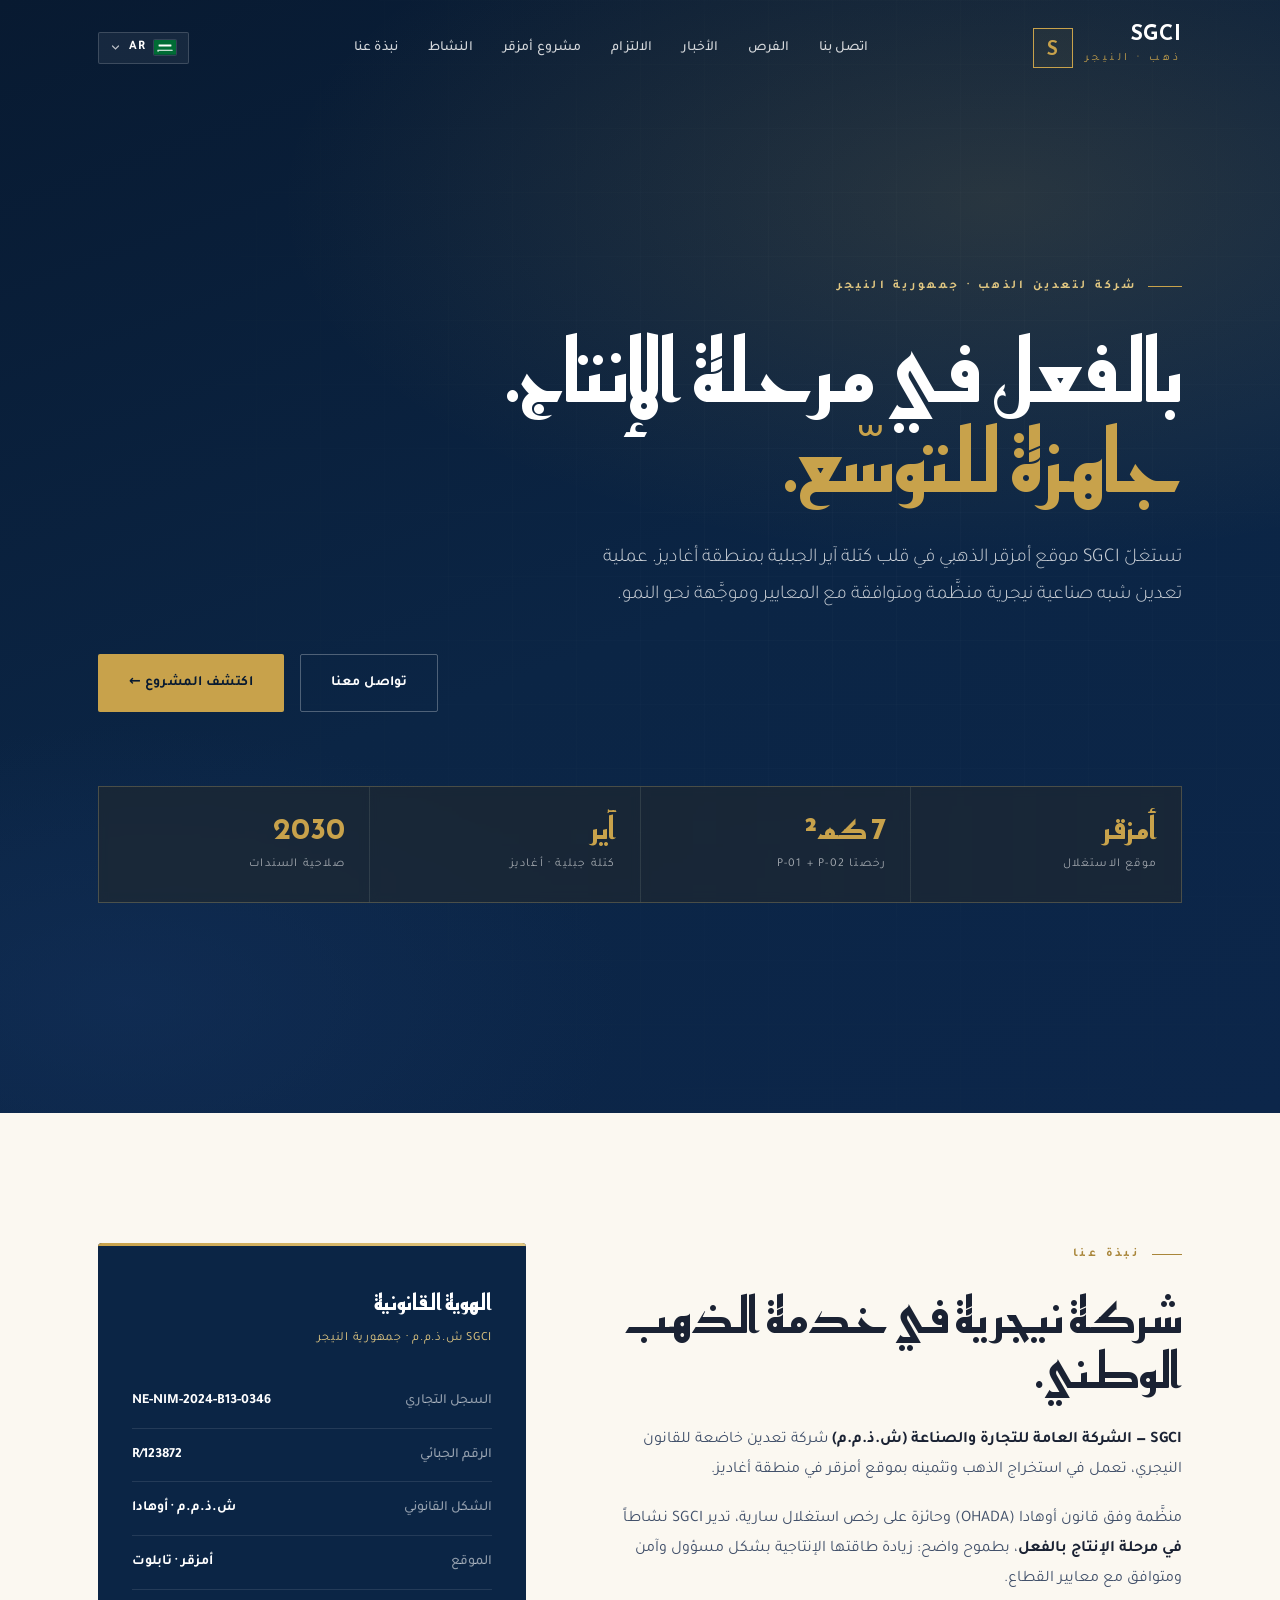
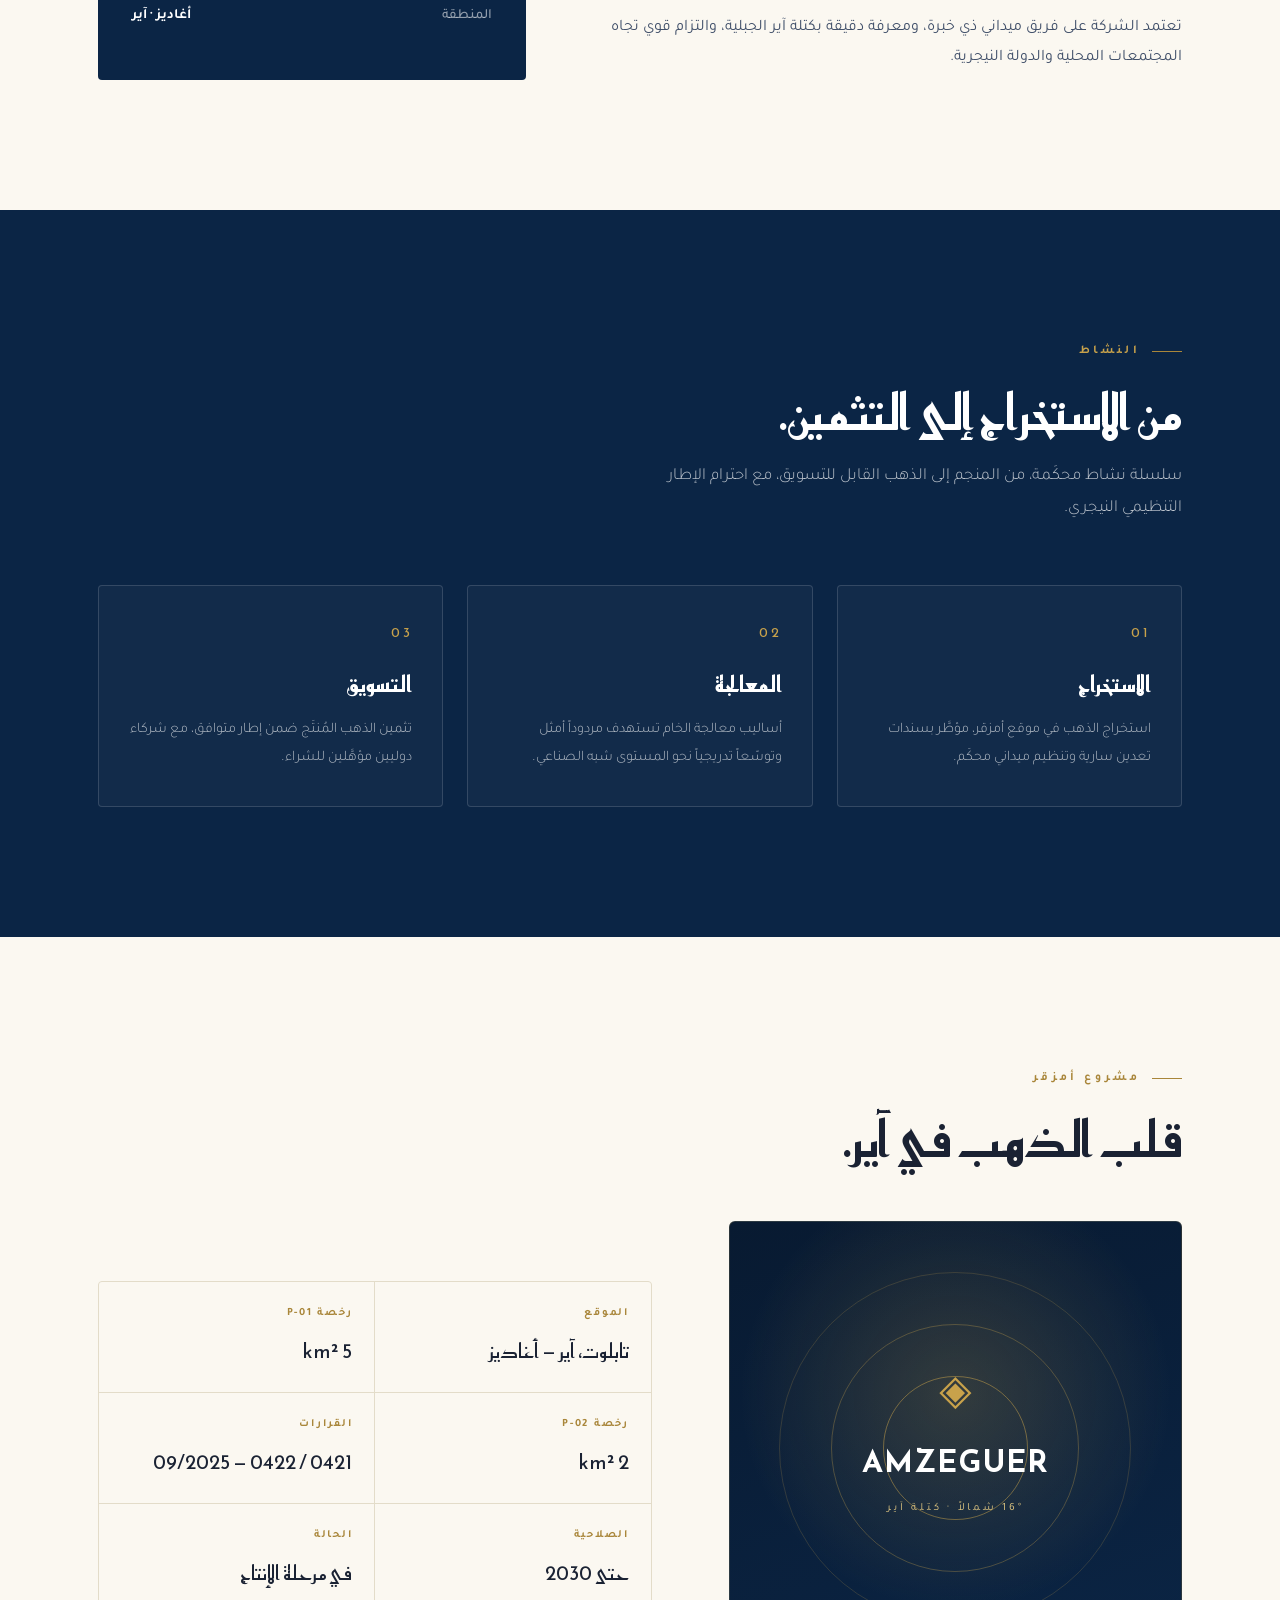
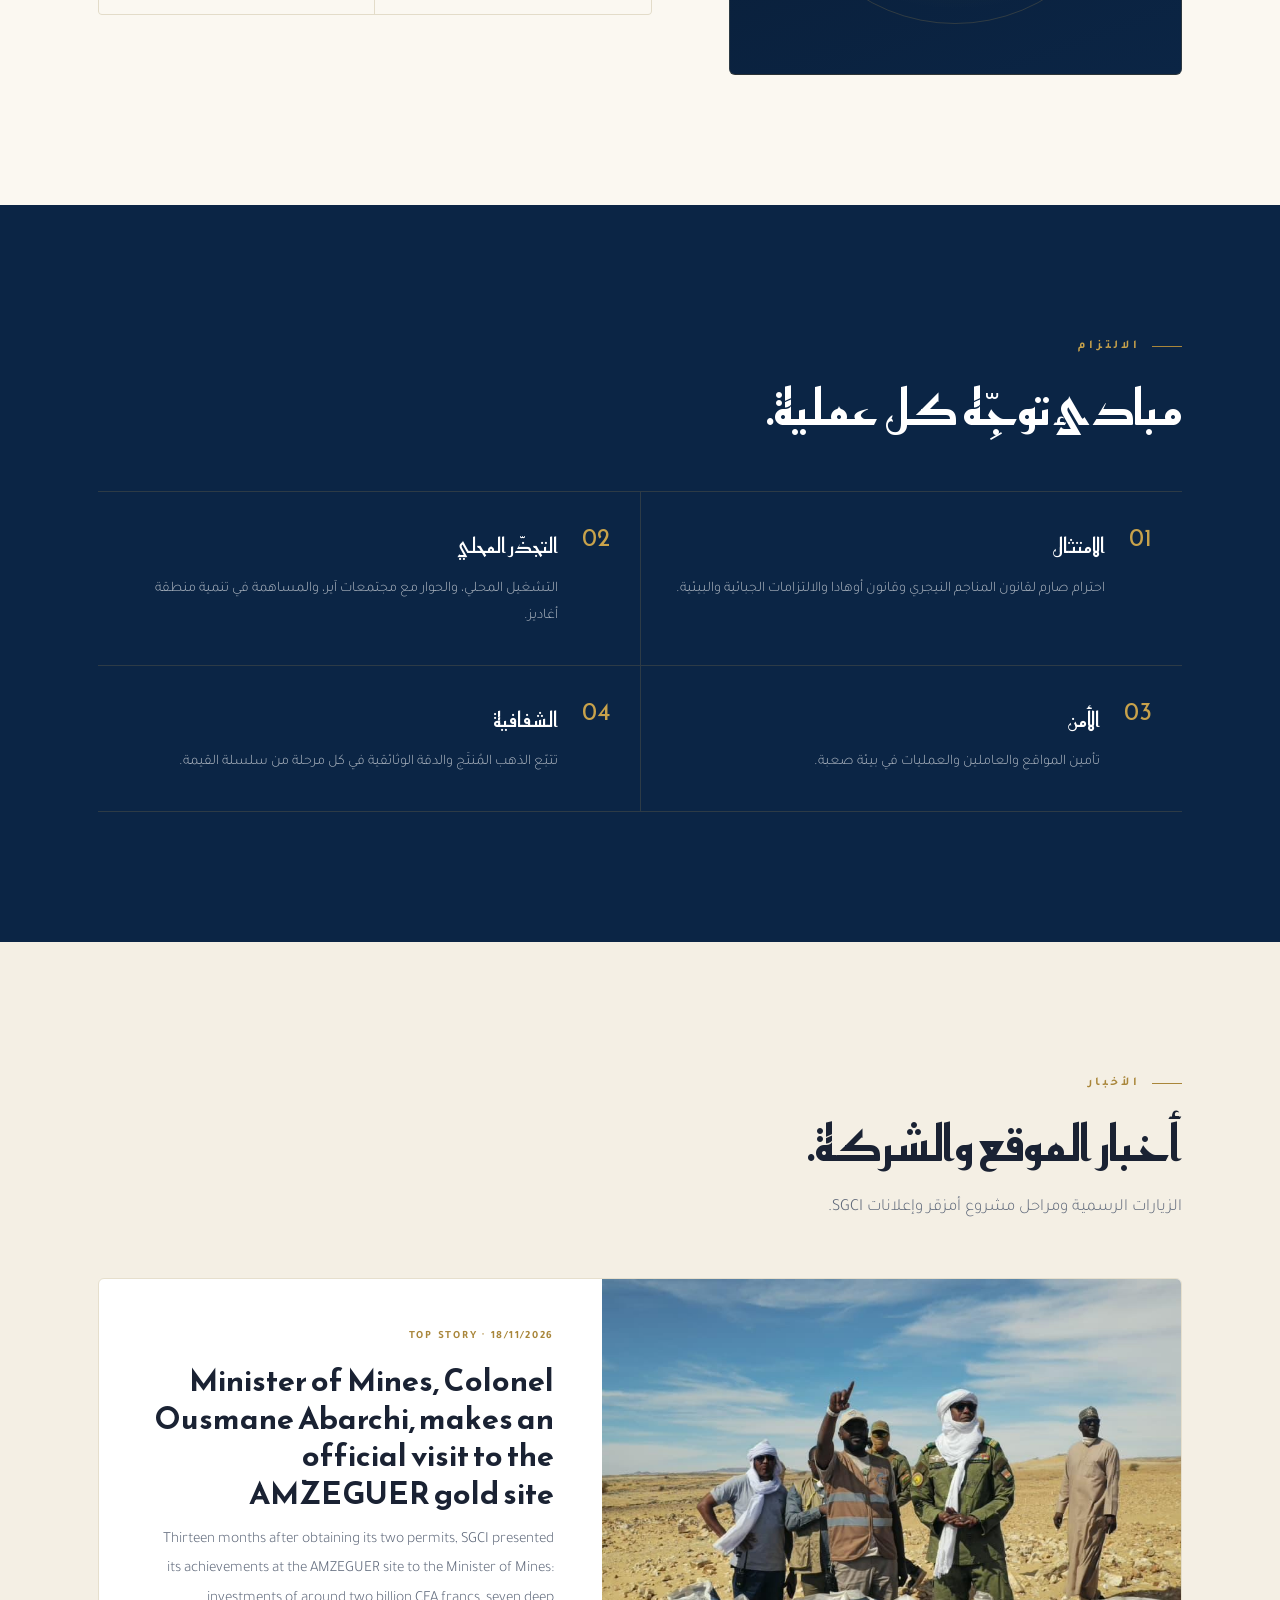
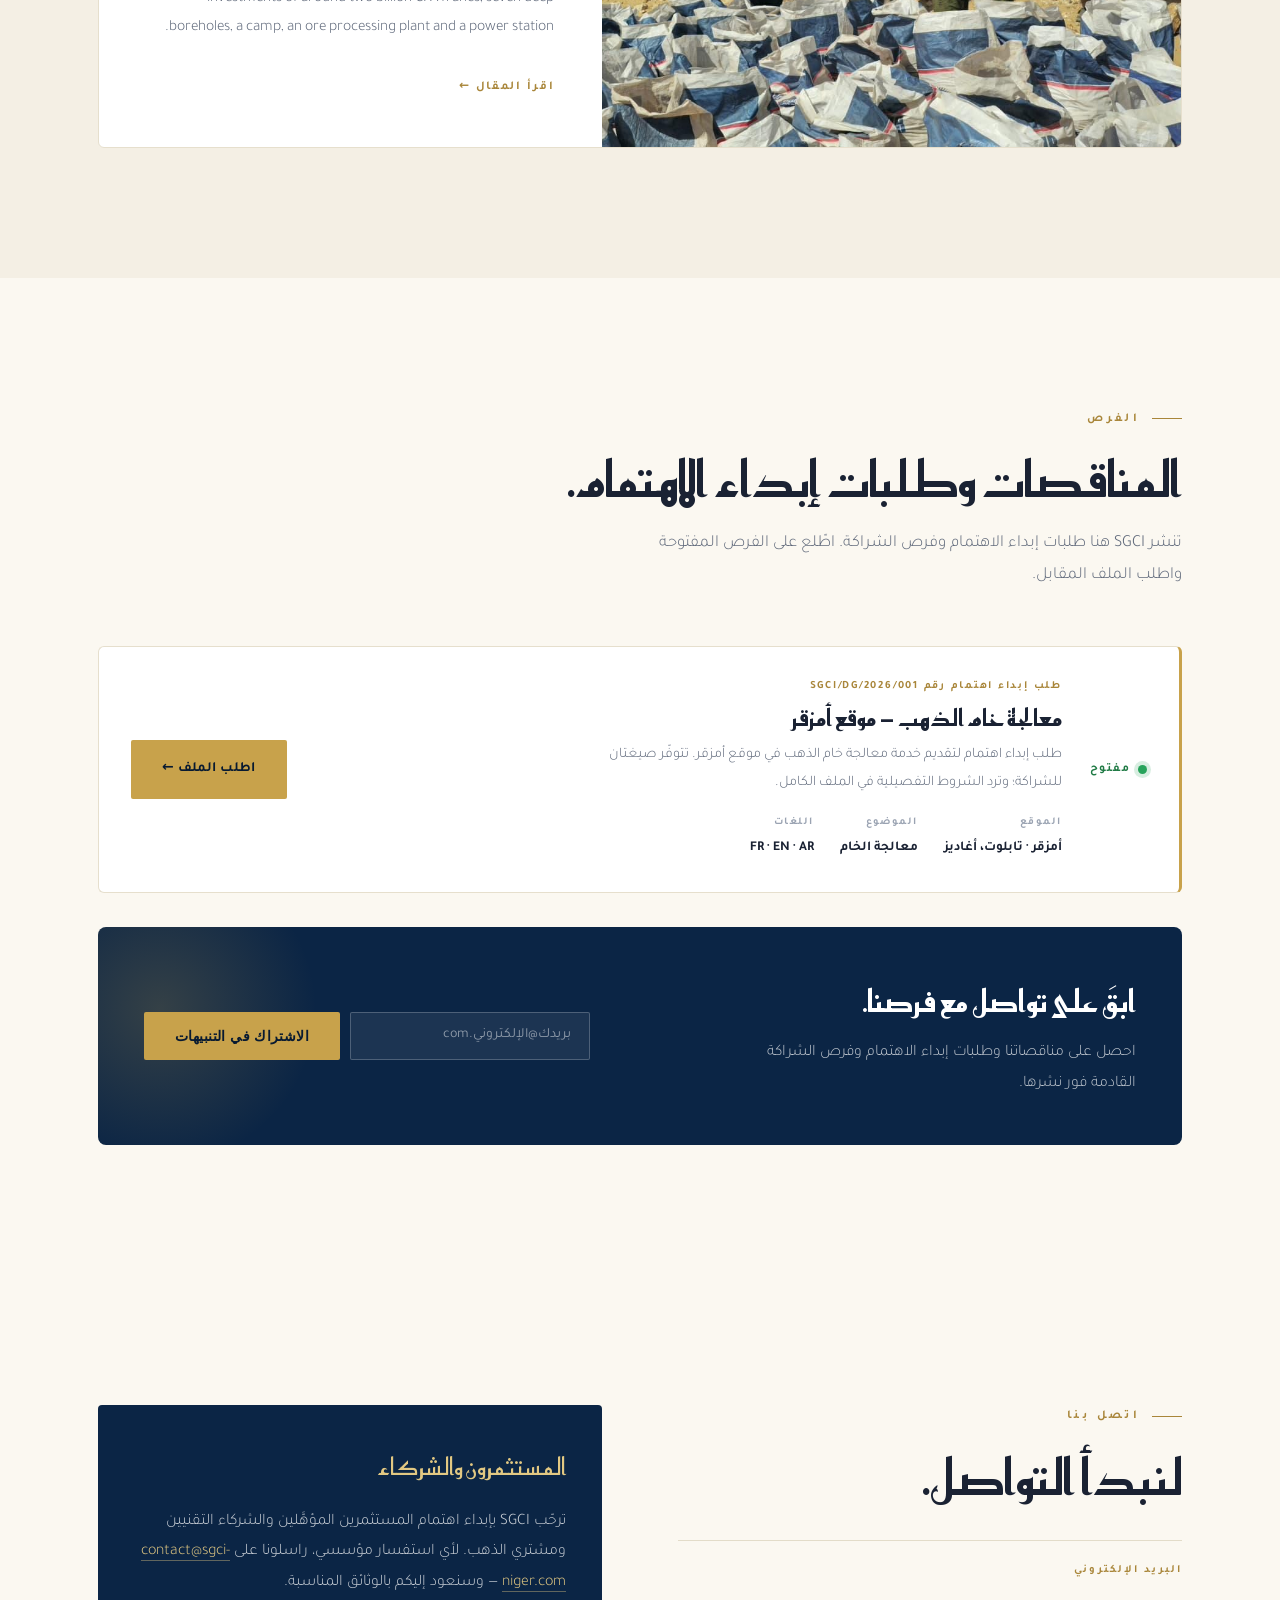
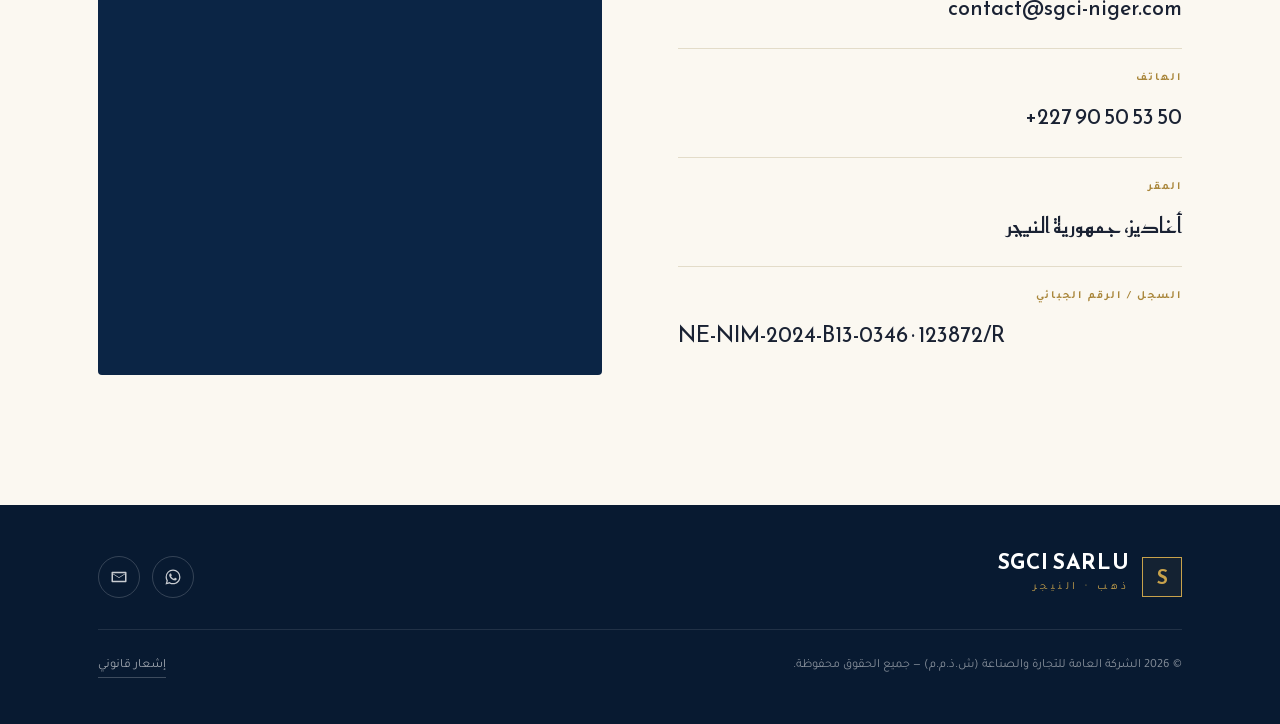
<file: ar/index.html>
<!DOCTYPE html>
<!-- Generated by scripts/build_site.py from src/index.html — do not edit this file. -->
<html lang="ar" dir="rtl">
<head>
<meta charset="UTF-8" />
<meta name="viewport" content="width=device-width, initial-scale=1.0" />
<title>SGCI — منجم ذهب أمزقر، النيجر</title>
<meta name="description" id="meta-desc" content="SGCI ش.ذ.م.م — شركة نيجرية لتعدين الذهب. استغلال شبه صناعي لموقع أمزقر، كتلة آير الجبلية، منطقة أغاديز. في مرحلة الإنتاج بالفعل." />
<meta name="theme-color" content="#0B2545" />
<meta property="og:type" content="website" />
<meta property="og:title" content="SGCI — منجم ذهب أمزقر، النيجر" />
<meta property="og:description" content="SGCI ش.ذ.م.م — شركة نيجرية لتعدين الذهب. استغلال شبه صناعي لموقع أمزقر، كتلة آير الجبلية، منطقة أغاديز. في مرحلة الإنتاج بالفعل." />
<meta property="og:url" content="https://www.sgci-niger.com/ar" />
<meta property="og:locale" content="ar_AR" />
<meta property="og:site_name" content="SGCI SARLU" />
<meta property="og:image" content="https://www.sgci-niger.com/og-image.png" />
<meta property="og:image:width" content="1200" />
<meta property="og:image:height" content="630" />
<meta name="twitter:card" content="summary_large_image" />
<meta name="twitter:image" content="https://www.sgci-niger.com/og-image.png" />
<link rel="icon" href="data:image/svg+xml,%3Csvg xmlns='http://www.w3.org/2000/svg' viewBox='0 0 64 64'%3E%3Crect width='64' height='64' fill='%230B2545'/%3E%3Crect x='9' y='9' width='46' height='46' fill='none' stroke='%23c8a24b' stroke-width='3'/%3E%3Ctext x='32' y='44' text-anchor='middle' font-family='Georgia,serif' font-size='34' font-weight='600' fill='%23c8a24b'%3ES%3C/text%3E%3C/svg%3E" />
<link rel="canonical" href="https://www.sgci-niger.com/ar" />
<link rel="alternate" hreflang="fr" href="https://www.sgci-niger.com/" />
<link rel="alternate" hreflang="en" href="https://www.sgci-niger.com/en" />
<link rel="alternate" hreflang="ar" href="https://www.sgci-niger.com/ar" />
<link rel="alternate" hreflang="x-default" href="https://www.sgci-niger.com/" />
<script type="application/ld+json">{"@context":"https://schema.org","@type":"Organization","name":"SGCI SARLU","legalName":"Société Générale de Commerce et de l'Industrie SARLU","url":"https://www.sgci-niger.com","email":"contact@sgci-niger.com","telephone":"+227 90 50 53 50","address":{"@type":"PostalAddress","addressLocality":"Agadez","addressCountry":"NE"}}</script>
<link rel="preconnect" href="https://fonts.googleapis.com" />
<link rel="preconnect" href="https://fonts.gstatic.com" crossorigin />
<link href="https://fonts.googleapis.com/css2?family=Fraunces:ital,opsz,wght@0,9..144,300..700;1,9..144,300..600&family=Manrope:wght@300..700&family=Reem+Kufi:wght@400..700&family=Tajawal:wght@300;400;500;700&display=swap" rel="stylesheet" />
<style>
  :root{
    --navy:#0B2545;
    --navy-deep:#081a31;
    --navy-soft:#13305a;
    --navy-line:rgba(200,162,75,.18);
    --gold:#c8a24b;
    --gold-light:#e2c882;
    --gold-deep:#a9863a;
    --cream:#f4efe4;
    --bone:#fbf8f1;
    --ink:#1a2233;
    --muted:#5c6678;
    --font-display:'Fraunces',Georgia,serif;
    --font-body:'Manrope',system-ui,sans-serif;
    --maxw:1180px;
  }
  *{box-sizing:border-box;margin:0;padding:0}
  html{scroll-behavior:smooth}
  body{
    font-family:var(--font-body);
    color:var(--ink);
    background:var(--bone);
    line-height:1.65;
    -webkit-font-smoothing:antialiased;
    overflow-x:hidden;
  }
  /* Arabic typography */
  html[lang="ar"]{--font-display:'Reem Kufi',serif;--font-body:'Tajawal',system-ui,sans-serif}
  html[lang="ar"] body{line-height:1.9}
  html[dir="rtl"] .nav-links{flex-direction:row-reverse}
  html[dir="rtl"] .hero-cta,
  html[dir="rtl"] .brand{flex-direction:row-reverse}

  a{color:inherit;text-decoration:none}
  img,svg{display:block;max-width:100%}
  .wrap{max-width:var(--maxw);margin-inline:auto;padding-inline:clamp(20px,5vw,48px)}

  /* ---------- HEADER ---------- */
  header{
    position:fixed;inset-block-start:0;inset-inline:0;z-index:100;
    transition:background .4s ease,box-shadow .4s ease,padding .4s ease;
    padding-block:22px;
  }
  header.scrolled{
    background:rgba(8,26,49,.94);
    backdrop-filter:blur(14px);
    padding-block:14px;
    box-shadow:0 1px 0 var(--navy-line);
  }
  .nav-inner{display:flex;align-items:center;justify-content:space-between;gap:24px}
  .brand{display:flex;align-items:center;gap:12px}
  .brand-mark{
    width:40px;height:40px;border:1.5px solid var(--gold);
    display:grid;place-items:center;color:var(--gold);
    font-family:var(--font-display);font-weight:600;font-size:20px;
    background:rgba(200,162,75,.06);
  }
  .brand-txt b{color:#fff;font-family:var(--font-display);font-size:21px;letter-spacing:.04em;display:block;line-height:1}
  .brand-txt span{color:var(--gold);font-size:11px;letter-spacing:.32em;text-transform:uppercase}
  .nav-links{display:flex;align-items:center;gap:30px;list-style:none}
  .nav-links a{color:rgba(255,255,255,.82);font-size:14px;font-weight:500;letter-spacing:.01em;transition:color .25s;position:relative}
  .nav-links a::after{content:"";position:absolute;inset-block-end:-6px;inset-inline-start:0;width:0;height:1px;background:var(--gold);transition:width .3s}
  .nav-links a:hover{color:#fff}
  .nav-links a:hover::after{width:100%}

  /* language switcher */
  .lang{position:relative}
  .lang-btn{
    display:flex;align-items:center;gap:9px;cursor:pointer;
    background:rgba(255,255,255,.06);border:1px solid rgba(255,255,255,.16);
    color:#fff;padding:7px 12px;font-family:var(--font-body);font-size:13px;font-weight:600;
    letter-spacing:.04em;transition:border-color .25s,background .25s;border-radius:2px;
  }
  .lang-btn:hover{border-color:var(--gold);background:rgba(200,162,75,.12)}
  .lang-btn .flag{width:22px;height:15px;border-radius:1px;overflow:hidden;flex:0 0 auto;box-shadow:0 0 0 1px rgba(255,255,255,.12)}
  .lang-btn .chev{width:9px;height:9px;opacity:.7;transition:transform .25s}
  .lang.open .lang-btn .chev{transform:rotate(180deg)}
  .lang-menu{
    position:absolute;inset-block-start:calc(100% + 10px);inset-inline-end:0;min-width:170px;
    background:#0e2444;border:1px solid var(--navy-line);border-radius:4px;
    box-shadow:0 18px 50px rgba(0,0,0,.45);overflow:hidden;
    opacity:0;visibility:hidden;transform:translateY(-8px);transition:.25s;
  }
  .lang.open .lang-menu{opacity:1;visibility:visible;transform:translateY(0)}
  .lang-opt{display:flex;align-items:center;gap:12px;padding:11px 15px;cursor:pointer;color:rgba(255,255,255,.85);font-size:14px;font-weight:500;transition:background .2s}
  .lang-opt .flag{width:26px;height:18px;border-radius:2px;overflow:hidden;flex:0 0 auto;box-shadow:0 0 0 1px rgba(255,255,255,.12)}
  .lang-opt:hover{background:rgba(200,162,75,.14);color:#fff}
  .lang-opt.active{color:var(--gold)}
  .lang-opt .tick{margin-inline-start:auto;color:var(--gold);font-size:13px}

  .burger{display:none;flex-direction:column;gap:5px;cursor:pointer;padding:6px}
  .burger span{width:24px;height:2px;background:#fff;transition:.3s}

  /* ---------- HERO ---------- */
  .hero{
    position:relative;min-height:100vh;display:flex;align-items:center;
    background:
      radial-gradient(1200px 600px at 78% 18%,rgba(200,162,75,.16),transparent 60%),
      radial-gradient(900px 500px at 10% 90%,rgba(19,48,90,.6),transparent 55%),
      linear-gradient(160deg,var(--navy-deep),var(--navy) 55%,#0c264a);
    color:#fff;overflow:hidden;
  }
  .hero::before{
    content:"";position:absolute;inset:0;
    background-image:linear-gradient(rgba(255,255,255,.03) 1px,transparent 1px),linear-gradient(90deg,rgba(255,255,255,.03) 1px,transparent 1px);
    background-size:64px 64px;
    -webkit-mask-image:radial-gradient(circle at 70% 40%,#000,transparent 75%);
            mask-image:radial-gradient(circle at 70% 40%,#000,transparent 75%);
    opacity:.6;
  }
  .hero-inner{position:relative;z-index:2;padding-block:140px 80px;width:100%}
  .eyebrow{
    display:inline-flex;align-items:center;gap:11px;font-size:12px;letter-spacing:.26em;
    text-transform:uppercase;color:var(--gold-light);font-weight:600;margin-block-end:30px;
  }
  .eyebrow::before{content:"";width:34px;height:1px;background:var(--gold)}
  .hero h1{
    font-family:var(--font-display);font-weight:340;font-size:clamp(2.7rem,7vw,5.4rem);
    line-height:1.04;letter-spacing:-.01em;max-width:16ch;
  }
  .hero h1 em{font-style:italic;color:var(--gold);display:block}
  html[lang="ar"] .hero h1{font-weight:600;letter-spacing:0}
  html[lang="ar"] .hero h1 em{font-style:normal}
  .hero p.lead{margin-block:32px 40px;font-size:clamp(1.05rem,1.6vw,1.22rem);color:rgba(255,255,255,.78);max-width:54ch;font-weight:300}
  .hero-cta{display:flex;gap:16px;flex-wrap:wrap}
  .btn{
    display:inline-flex;align-items:center;gap:10px;padding:15px 30px;font-size:14px;font-weight:600;
    letter-spacing:.03em;border-radius:2px;transition:.3s;cursor:pointer;border:1px solid transparent;
  }
  .btn-gold{background:var(--gold);color:var(--navy-deep)}
  .btn-gold:hover{background:var(--gold-light);transform:translateY(-2px)}
  .btn-ghost{border-color:rgba(255,255,255,.28);color:#fff}
  .btn-ghost:hover{border-color:var(--gold);color:var(--gold-light)}

  .hero-stats{
    display:grid;grid-template-columns:repeat(4,1fr);gap:1px;margin-block-start:74px;
    background:var(--navy-line);border:1px solid var(--navy-line);
  }
  .stat{background:rgba(8,22,42,.55);padding:26px 24px;backdrop-filter:blur(4px)}
  .stat b{font-family:var(--font-display);font-size:clamp(1.5rem,2.4vw,2rem);color:var(--gold);display:block;line-height:1}
  .stat span{font-size:12px;letter-spacing:.1em;text-transform:uppercase;color:rgba(255,255,255,.6);margin-block-start:9px;display:block}

  /* ---------- SECTION COMMON ---------- */
  section{padding-block:clamp(70px,11vw,130px)}
  .sec-eyebrow{font-size:12px;letter-spacing:.28em;text-transform:uppercase;color:var(--gold-deep);font-weight:700;display:flex;align-items:center;gap:12px;margin-block-end:22px}
  .sec-eyebrow::before{content:"";width:30px;height:1px;background:var(--gold-deep)}
  h2.sec-title{font-family:var(--font-display);font-weight:380;font-size:clamp(1.9rem,4vw,3.1rem);line-height:1.12;letter-spacing:-.01em;max-width:20ch}
  html[lang="ar"] h2.sec-title{font-weight:600;letter-spacing:0}
  .lead-2{color:var(--muted);font-size:1.06rem;max-width:60ch;margin-block-start:20px;font-weight:300}

  .dark{background:var(--navy);color:#fff}
  .dark .sec-eyebrow,.dark .sec-eyebrow::before{color:var(--gold)}
  .dark .lead-2{color:rgba(255,255,255,.72)}

  /* about */
  .about-grid{display:grid;grid-template-columns:1.15fr .85fr;gap:clamp(40px,6vw,90px);align-items:start}
  .about-body p{margin-block-start:18px;color:#41506a}
  .about-body p:first-child{margin-block-start:26px}
  .about-body strong{color:var(--ink)}
  .legal-card{background:var(--navy);color:#fff;padding:38px 34px;border-radius:4px;position:relative;overflow:hidden}
  .legal-card::before{content:"";position:absolute;inset-block-start:0;inset-inline-start:0;width:100%;height:3px;background:linear-gradient(90deg,var(--gold),var(--gold-light))}
  .legal-card h3{font-family:var(--font-display);font-weight:400;font-size:1.4rem;color:#fff}
  .legal-card .sub{font-size:12.5px;letter-spacing:.06em;color:var(--gold-light);margin-block:4px 24px}
  .legal-row{display:flex;justify-content:space-between;gap:20px;padding-block:13px;border-block-end:1px solid rgba(255,255,255,.1);font-size:14px}
  .legal-row:last-child{border:0}
  .legal-row .k{color:rgba(255,255,255,.55);font-weight:500}
  .legal-row .v{color:#fff;font-weight:600;text-align:end}

  /* activity cards */
  .cards{display:grid;grid-template-columns:repeat(3,1fr);gap:24px;margin-block-start:60px}
  .card{padding:34px 30px;border:1px solid rgba(255,255,255,.14);border-radius:4px;background:rgba(255,255,255,.03);transition:.35s;position:relative}
  .card:hover{background:rgba(200,162,75,.07);border-color:var(--gold);transform:translateY(-4px)}
  .card .num{font-family:var(--font-display);font-size:14px;color:var(--gold);letter-spacing:.2em}
  .card h3{font-family:var(--font-display);font-weight:420;font-size:1.4rem;margin-block:16px 12px;color:#fff}
  html[lang="ar"] .card h3,html[lang="ar"] .legal-card h3{font-weight:700}
  .card p{color:rgba(255,255,255,.68);font-size:14.5px;font-weight:300}

  /* project */
  .proj-grid{display:grid;grid-template-columns:.9fr 1.1fr;gap:clamp(40px,6vw,80px);align-items:center}
  .proj-emblem{
    aspect-ratio:1;border:1px solid var(--navy-line);border-radius:6px;
    background:
      radial-gradient(circle at 50% 38%,rgba(200,162,75,.22),transparent 60%),
      linear-gradient(160deg,var(--navy-deep),var(--navy));
    display:grid;place-items:center;position:relative;overflow:hidden;color:#fff;text-align:center;
  }
  .proj-emblem .rings{position:absolute;inset:0;display:grid;place-items:center}
  .proj-emblem .rings span{position:absolute;border:1px solid rgba(200,162,75,.2);border-radius:50%}
  .proj-emblem .rings span:nth-child(1){width:78%;height:78%}
  .proj-emblem .rings span:nth-child(2){width:55%;height:55%;border-color:rgba(200,162,75,.32)}
  .proj-emblem .rings span:nth-child(3){width:32%;height:32%;border-color:rgba(200,162,75,.5)}
  .proj-emblem .core{position:relative;z-index:2}
  .proj-emblem .diamond{font-size:42px;color:var(--gold);line-height:1}
  .proj-emblem b{display:block;font-family:var(--font-display);font-size:1.9rem;letter-spacing:.04em;margin-block-start:14px}
  .proj-emblem small{display:block;font-size:11px;letter-spacing:.25em;color:var(--gold-light);margin-block-start:8px}
  .proj-data{display:grid;grid-template-columns:1fr 1fr;gap:1px;background:#e3dcc9;border:1px solid #e3dcc9;border-radius:4px;overflow:hidden}
  .proj-cell{background:var(--bone);padding:22px 22px}
  .proj-cell .k{font-size:11px;letter-spacing:.16em;text-transform:uppercase;color:var(--gold-deep);font-weight:700}
  .proj-cell .v{font-family:var(--font-display);font-size:1.25rem;color:var(--ink);margin-block-start:7px}

  /* values */
  .values-grid{display:grid;grid-template-columns:repeat(2,1fr);gap:0;margin-block-start:56px;border-block-start:1px solid var(--navy-line)}
  .value{display:flex;gap:24px;padding:34px 30px;border-block-end:1px solid var(--navy-line);border-inline-end:1px solid var(--navy-line)}
  .value:nth-child(2n){border-inline-end:0}
  .value .vn{font-family:var(--font-display);font-size:1.5rem;color:var(--gold);flex:0 0 auto;line-height:1}
  .value h3{font-family:var(--font-display);font-weight:420;font-size:1.3rem;color:#fff;margin-block-end:10px}
  .value p{color:rgba(255,255,255,.68);font-size:14.5px;font-weight:300}

  /* contact */
  .contact-grid{display:grid;grid-template-columns:1fr 1fr;gap:clamp(40px,6vw,80px);align-items:start}
  .contact-list{margin-block-start:34px}
  .contact-item{padding-block:20px;border-block-start:1px solid #e3dcc9}
  .contact-item .k{font-size:11px;letter-spacing:.18em;text-transform:uppercase;color:var(--gold-deep);font-weight:700}
  .contact-item .v{font-family:var(--font-display);font-size:1.35rem;color:var(--ink);margin-block-start:6px}
  .contact-item .v a:hover{color:var(--gold-deep)}
  .invest{background:var(--navy);color:#fff;padding:40px 36px;border-radius:4px;align-self:stretch}
  .invest h3{font-family:var(--font-display);font-weight:420;font-size:1.5rem;color:var(--gold-light);margin-block-end:16px}
  .invest p{color:rgba(255,255,255,.78);font-weight:300}
  .invest p a{color:var(--gold-light);border-block-end:1px solid rgba(226,200,130,.4)}

  /* footer */
  footer{background:var(--navy-deep);color:#fff;padding-block:46px}
  .foot-inner{display:flex;align-items:center;justify-content:space-between;gap:24px;flex-wrap:wrap}
  .foot-brand{display:flex;align-items:center;gap:12px}
  .foot-copy{font-size:12.5px;color:rgba(255,255,255,.5);max-width:60ch}

  /* reveal */
  .reveal{opacity:0;transform:translateY(26px);transition:opacity .8s ease,transform .8s ease}
  .reveal.in{opacity:1;transform:none}

  /* opportunities */
  .opp-list{margin-block-start:54px;display:grid;gap:22px}
  .opp-card{
    display:grid;grid-template-columns:auto 1fr auto;align-items:center;gap:28px;
    background:#fff;border:1px solid #e6dfcd;border-inline-start:3px solid var(--gold);
    border-radius:6px;padding:30px 32px;transition:.3s;
  }
  .opp-card:hover{box-shadow:0 18px 44px rgba(11,37,69,.1);transform:translateY(-3px)}
  .opp-status{display:flex;align-items:center;gap:8px;font-size:12px;font-weight:700;letter-spacing:.12em;text-transform:uppercase;color:#1f7a44;white-space:nowrap}
  .opp-status .dot{width:9px;height:9px;border-radius:50%;background:#27a35b;box-shadow:0 0 0 4px rgba(39,163,91,.18)}
  .opp-ref{font-size:11px;letter-spacing:.16em;text-transform:uppercase;color:var(--gold-deep);font-weight:700}
  .opp-body h3{font-family:var(--font-display);font-weight:440;font-size:1.45rem;color:var(--ink);margin-block:6px 10px;line-height:1.2}
  html[lang="ar"] .opp-body h3{font-weight:700}
  .opp-body p{color:var(--muted);font-size:14.5px;font-weight:300;max-width:62ch}
  .opp-meta{display:flex;flex-wrap:wrap;gap:26px;margin-block-start:16px}
  .opp-meta span{display:flex;flex-direction:column;gap:3px}
  .opp-meta b{font-size:10.5px;letter-spacing:.14em;text-transform:uppercase;color:#9aa3b2;font-weight:700}
  .opp-meta i{font-style:normal;font-size:13.5px;color:var(--ink);font-weight:600}
  .opp-cta{white-space:nowrap}

  /* subscribe */
  .subscribe{
    margin-block-start:34px;background:var(--navy);border-radius:8px;color:#fff;
    padding:clamp(30px,4vw,46px);display:flex;align-items:center;justify-content:space-between;
    gap:36px;flex-wrap:wrap;position:relative;overflow:hidden;
  }
  .subscribe::before{content:"";position:absolute;inset-block-start:-40%;inset-inline-end:-10%;width:340px;height:340px;border-radius:50%;background:radial-gradient(circle,rgba(200,162,75,.22),transparent 65%)}
  .sub-txt{position:relative;z-index:2}
  .sub-txt h3{font-family:var(--font-display);font-weight:420;font-size:clamp(1.4rem,2.4vw,1.9rem);color:#fff}
  html[lang="ar"] .sub-txt h3{font-weight:600}
  .sub-txt p{color:rgba(255,255,255,.74);font-weight:300;margin-block-start:8px;max-width:46ch}
  .sub-form{position:relative;z-index:2;display:flex;gap:10px;flex-wrap:wrap}
  .sub-form input{
    background:rgba(255,255,255,.07);border:1px solid rgba(255,255,255,.22);color:#fff;
    padding:14px 18px;border-radius:2px;font-family:var(--font-body);font-size:14px;min-width:240px;
  }
  .sub-form input::placeholder{color:rgba(255,255,255,.5)}
  .sub-form input:focus{outline:none;border-color:var(--gold)}

  /* footer + socials */
  .foot-top{display:flex;align-items:center;justify-content:space-between;gap:24px;flex-wrap:wrap;padding-block-end:26px;border-block-end:1px solid rgba(255,255,255,.1)}
  .foot-bottom{padding-block-start:24px}
  .socials{display:flex;gap:12px}
  .soc{
    width:42px;height:42px;display:grid;place-items:center;border-radius:50%;
    border:1px solid rgba(255,255,255,.18);color:rgba(255,255,255,.78);transition:.28s;
  }
  .soc svg{width:18px;height:18px;fill:currentColor}
  .soc:hover{background:var(--gold);border-color:var(--gold);color:var(--navy-deep);transform:translateY(-3px)}
  .foot-copy{font-size:12.5px;color:rgba(255,255,255,.5);max-width:70ch}

  /* responsive */
  @media(max-width:900px){
    .nav-links{
      position:fixed;inset-block-start:0;inset-inline-end:0;height:100vh;width:min(78vw,320px);
      flex-direction:column;align-items:flex-start;justify-content:center;gap:26px;
      background:var(--navy-deep);padding:60px 40px;transform:translateX(110%);transition:transform .4s;z-index:90;
    }
    html[dir="rtl"] .nav-links{inset-inline-end:auto;inset-inline-start:0;transform:translateX(-110%)}
    .nav-links.show{transform:translateX(0)}
    .nav-links a{font-size:18px}
    .burger{display:flex}
    .about-grid,.proj-grid,.contact-grid{grid-template-columns:1fr}
    .cards{grid-template-columns:1fr}
    .values-grid{grid-template-columns:1fr}
    .value{border-inline-end:0}
    .hero-stats{grid-template-columns:repeat(2,1fr)}
    .opp-card{grid-template-columns:1fr;gap:18px}
    .opp-cta{justify-self:start}
    .subscribe{flex-direction:column;align-items:flex-start}
    .sub-form{width:100%}
    .sub-form input{flex:1;min-width:0}
  }
  @media(max-width:520px){
    .hero-stats{grid-template-columns:1fr 1fr}
    .proj-data{grid-template-columns:1fr}
    .brand-txt span{display:none}
  }

  /* skip link, accessibility */
  .skip{position:absolute;inset-inline-start:-999px;inset-block-start:0;z-index:200;background:var(--gold);color:var(--navy-deep);padding:10px 16px;font-weight:700;font-size:14px}
  .skip:focus{inset-inline-start:12px;inset-block-start:12px}
  @media (prefers-reduced-motion:reduce){
    html{scroll-behavior:auto}
    *,*::before,*::after{animation:none!important;transition:none!important}
    .reveal{opacity:1;transform:none}
  }
  /* subscribe confirmation, footer legal link */
  .sub-ok{display:none;flex-basis:100%;color:var(--gold-light);font-size:14px;font-weight:500}
  .sub-ok.show{display:block}
  .foot-bottom{display:flex;align-items:center;justify-content:space-between;gap:18px;flex-wrap:wrap}
  .foot-legal{font-size:12.5px;color:rgba(255,255,255,.62);border-block-end:1px solid rgba(255,255,255,.22);transition:color .25s,border-color .25s}
  .foot-legal:hover{color:var(--gold-light);border-color:var(--gold)}
  /* menu: keep entries on one line between tablet and desktop widths */
  .nav-links a,.brand-txt span{white-space:nowrap}
  @media(min-width:901px) and (max-width:1160px){.nav-links{gap:18px}.nav-links a{font-size:13.5px}.nav-inner{gap:16px}}
  /* news */
  .news{background:var(--cream)}
  .news-grid{margin-block-start:54px;display:grid;grid-template-columns:repeat(3,1fr);gap:26px}
  .news-card{background:#fff;border:1px solid #e6dfcd;border-radius:6px;overflow:hidden;display:flex;flex-direction:column;transition:box-shadow .3s,transform .3s}
  .news-card:hover{box-shadow:0 18px 44px rgba(11,37,69,.1);transform:translateY(-3px)}
  .news-img{display:block;aspect-ratio:16/10;overflow:hidden;background:var(--navy)}
  .news-img img{width:100%;height:100%;object-fit:cover;display:block;transition:transform .6s ease}
  .news-card:hover .news-img img{transform:scale(1.03)}
  .news-body{padding:26px 28px 30px;display:flex;flex-direction:column;gap:10px;flex:1}
  .news-body h3{font-family:var(--font-display);font-weight:440;font-size:1.3rem;line-height:1.22;color:var(--ink)}
  html[lang="ar"] .news-body h3{font-weight:700}
  .news-body h3 a{color:inherit}
  .news-body p{color:var(--muted);font-size:14.5px;font-weight:300}
  .news-more{margin-block-start:auto;padding-block-start:8px;font-size:12px;font-weight:700;letter-spacing:.14em;text-transform:uppercase;color:var(--gold-deep)}
  .news-more:hover{color:var(--navy)}
  .news-card.feature{grid-column:1/-1;display:grid;grid-template-columns:1.15fr 1fr}
  .news-card.feature .news-img{aspect-ratio:auto;min-height:340px}
  .news-card.feature .news-body{padding:clamp(28px,4vw,48px);justify-content:center;gap:14px}
  .news-card.feature .news-body h3{font-size:clamp(1.45rem,2.4vw,2rem)}
  .news-card.feature .news-body p{font-size:15.5px}
  .news-card.feature .news-more{margin-block-start:10px}
  @media(max-width:900px){
    .news-grid{grid-template-columns:1fr}
    .news-card.feature{grid-template-columns:1fr}
    .news-card.feature .news-img{aspect-ratio:16/10;min-height:0}
  }
</style>
</head>
<body>

<!-- ===== HIDDEN SVG FLAG DEFS ===== -->
<svg width="0" height="0" style="position:absolute" aria-hidden="true">
  <defs>
    <!-- France -->
    <g id="flag-fr-src"><rect width="8" height="16" x="0" fill="#0b2570"/><rect width="8" height="16" x="8" fill="#fff"/><rect width="8" height="16" x="16" fill="#e1112c"/></g>
    <!-- UK -->
    <g id="flag-gb-src"><clipPath id="gbclip"><rect width="60" height="30"/></clipPath><g clip-path="url(#gbclip)"><rect width="60" height="30" fill="#012169"/><path d="M0,0 60,30 M60,0 0,30" stroke="#fff" stroke-width="6"/><path d="M0,0 60,30 M60,0 0,30" stroke="#C8102E" stroke-width="4"/><path d="M30,0 V30 M0,15 H60" stroke="#fff" stroke-width="10"/><path d="M30,0 V30 M0,15 H60" stroke="#C8102E" stroke-width="6"/></g></g>
    <!-- Saudi Arabia -->
    <g id="flag-sa-src"><rect width="24" height="16" fill="#006c35"/><rect x="3.5" y="10.6" width="17" height="1" rx="0.5" fill="#fff"/><rect x="3.5" y="11.6" width="2" height="0.9" rx="0.4" fill="#fff"/><rect x="5" y="4.8" width="14" height="2.2" rx="0.4" fill="#fff"/></g>
  </defs>
</svg>

<a class="skip" href="#main" data-i18n="skip">انتقل إلى المحتوى</a>
<header id="hdr">
  <div class="wrap nav-inner">
    <a href="#top" class="brand">
      <div class="brand-mark">S</div>
      <div class="brand-txt"><b>SGCI</b><span data-i18n="brand.sub">ذهب · النيجر</span></div>
    </a>
    <ul class="nav-links" id="navlinks">
      <li><a href="#about" data-i18n="nav.about">نبذة عنا</a></li>
      <li><a href="#activity" data-i18n="nav.activity">النشاط</a></li>
      <li><a href="#project" data-i18n="nav.project">مشروع أمزقر</a></li>
      <li><a href="#values" data-i18n="nav.values">الالتزام</a></li>
      <li><a href="#news" data-i18n="nav.news">الأخبار</a></li>
      <li><a href="#opportunities" data-i18n="nav.opps">الفرص</a></li>
      <li><a href="#contact" data-i18n="nav.contact">اتصل بنا</a></li>
    </ul>
    <div style="display:flex;align-items:center;gap:14px">
      <div class="lang" id="lang">
        <button class="lang-btn" id="langBtn" aria-haspopup="true" aria-expanded="false">
          <span class="flag"><svg viewBox="0 0 24 16"><use href="#flag-sa-src"/></svg></span>
          <span id="langCode">AR</span>
          <svg class="chev" viewBox="0 0 12 12"><path d="M2 4l4 4 4-4" stroke="currentColor" stroke-width="1.6" fill="none" stroke-linecap="round"/></svg>
        </button>
        <div class="lang-menu" id="langMenu" role="menu">
          <div class="lang-opt" data-lang="fr" role="menuitem"><span class="flag"><svg viewBox="0 0 24 16"><use href="#flag-fr-src"/></svg></span>Français<span class="tick">✓</span></div>
          <div class="lang-opt" data-lang="en" role="menuitem"><span class="flag"><svg viewBox="0 0 60 30"><use href="#flag-gb-src"/></svg></span>English<span class="tick">✓</span></div>
          <div class="lang-opt active" data-lang="ar" role="menuitem"><span class="flag"><svg viewBox="0 0 24 16"><use href="#flag-sa-src"/></svg></span>العربية<span class="tick">✓</span></div>
        </div>
      </div>
      <div class="burger" id="burger" aria-label="Menu"><span></span><span></span><span></span></div>
    </div>
  </div>
</header>

<main id="main">
<!-- ===== HERO ===== -->
<section class="hero" id="top">
  <div class="wrap hero-inner">
    <span class="eyebrow reveal" data-i18n="hero.badge">شركة لتعدين الذهب · جمهورية النيجر</span>
    <h1 class="reveal"><span data-i18n="hero.title1">بالفعل في مرحلة الإنتاج.</span> <em data-i18n="hero.title2">جاهزة للتوسّع.</em></h1>
    <p class="lead reveal" data-i18n="hero.text">تستغلّ SGCI موقع أمزقر الذهبي في قلب كتلة آير الجبلية بمنطقة أغاديز. عملية تعدين شبه صناعية نيجرية منظَّمة ومتوافقة مع المعايير وموجَّهة نحو النمو.</p>
    <div class="hero-cta reveal">
      <a href="#project" class="btn btn-gold" data-i18n="hero.cta1">اكتشف المشروع ←</a>
      <a href="#contact" class="btn btn-ghost" data-i18n="hero.cta2">تواصل معنا</a>
    </div>
    <div class="hero-stats reveal">
      <div class="stat"><b data-i18n="hero.s1v">أمزقر</b><span data-i18n="hero.s1l">موقع الاستغلال</span></div>
      <div class="stat"><b data-i18n="hero.s2v">7 كم²</b><span data-i18n="hero.s2l">رخصتا P-01 + P-02</span></div>
      <div class="stat"><b data-i18n="hero.s3v">آير</b><span data-i18n="hero.s3l">كتلة جبلية · أغاديز</span></div>
      <div class="stat"><b data-i18n="hero.s4v">2030</b><span data-i18n="hero.s4l">صلاحية السندات</span></div>
    </div>
  </div>
</section>

<!-- ===== ABOUT ===== -->
<section id="about">
  <div class="wrap about-grid">
    <div class="about-head reveal">
      <div class="sec-eyebrow" data-i18n="about.eyebrow">نبذة عنا</div>
      <h2 class="sec-title" data-i18n="about.title">شركة نيجرية في خدمة الذهب الوطني.</h2>
      <div class="about-body">
        <p data-i18n-html="about.p1"><strong>SGCI — الشركة العامة للتجارة والصناعة (ش.ذ.م.م)</strong> شركة تعدين خاضعة للقانون النيجري، تعمل في استخراج الذهب وتثمينه بموقع أمزقر في منطقة أغاديز.</p>
        <p data-i18n-html="about.p2">منظَّمة وفق قانون أوهادا (OHADA) وحائزة على رخص استغلال سارية، تدير SGCI نشاطاً <strong>في مرحلة الإنتاج بالفعل</strong>، بطموح واضح: زيادة طاقتها الإنتاجية بشكل مسؤول وآمن ومتوافق مع معايير القطاع.</p>
        <p data-i18n="about.p3">تعتمد الشركة على فريق ميداني ذي خبرة، ومعرفة دقيقة بكتلة آير الجبلية، والتزام قوي تجاه المجتمعات المحلية والدولة النيجرية.</p>
      </div>
    </div>
    <div class="legal-card reveal">
      <h3 data-i18n="legal.title">الهوية القانونية</h3>
      <div class="sub" data-i18n="legal.sub">SGCI ش.ذ.م.م · جمهورية النيجر</div>
      <div class="legal-row"><span class="k" data-i18n="legal.k1">السجل التجاري</span><span class="v">NE-NIM-2024-B13-0346</span></div>
      <div class="legal-row"><span class="k" data-i18n="legal.k2">الرقم الجبائي</span><span class="v">123872/R</span></div>
      <div class="legal-row"><span class="k" data-i18n="legal.k3">الشكل القانوني</span><span class="v" data-i18n="legal.v3">ش.ذ.م.م · أوهادا</span></div>
      <div class="legal-row"><span class="k" data-i18n="legal.k4">الموقع</span><span class="v" data-i18n="legal.v4">أمزقر · تابلوت</span></div>
      <div class="legal-row"><span class="k" data-i18n="legal.k5">المنطقة</span><span class="v" data-i18n="legal.v5">أغاديز · آير</span></div>
    </div>
  </div>
</section>

<!-- ===== ACTIVITY ===== -->
<section id="activity" class="dark">
  <div class="wrap">
    <div class="reveal">
      <div class="sec-eyebrow" data-i18n="activity.eyebrow">النشاط</div>
      <h2 class="sec-title" data-i18n="activity.title">من الاستخراج إلى التثمين.</h2>
      <p class="lead-2" data-i18n="activity.intro">سلسلة نشاط محكَمة، من المنجم إلى الذهب القابل للتسويق، مع احترام الإطار التنظيمي النيجري.</p>
    </div>
    <div class="cards">
      <div class="card reveal"><div class="num">01</div><h3 data-i18n="act.c1t">الاستخراج</h3><p data-i18n="act.c1p">استخراج الذهب في موقع أمزقر، مؤطَّر بسندات تعدين سارية وتنظيم ميداني محكَم.</p></div>
      <div class="card reveal"><div class="num">02</div><h3 data-i18n="act.c2t">المعالجة</h3><p data-i18n="act.c2p">أساليب معالجة الخام تستهدف مردوداً أمثل وتوسّعاً تدريجياً نحو المستوى شبه الصناعي.</p></div>
      <div class="card reveal"><div class="num">03</div><h3 data-i18n="act.c3t">التسويق</h3><p data-i18n="act.c3p">تثمين الذهب المُنتَج ضمن إطار متوافق، مع شركاء دوليين مؤهَّلين للشراء.</p></div>
    </div>
  </div>
</section>

<!-- ===== PROJECT ===== -->
<section id="project">
  <div class="wrap">
    <div class="reveal" style="margin-block-end:54px">
      <div class="sec-eyebrow" data-i18n="project.eyebrow">مشروع أمزقر</div>
      <h2 class="sec-title" data-i18n="project.title">قلب الذهب في آير.</h2>
    </div>
    <div class="proj-grid">
      <div class="proj-emblem reveal">
        <div class="rings"><span></span><span></span><span></span></div>
        <div class="core">
          <div class="diamond">◈</div>
          <b>AMZEGUER</b>
          <small data-i18n="project.tag">16° شمالاً · كتلة آير</small>
        </div>
      </div>
      <div class="proj-data reveal">
        <div class="proj-cell"><div class="k" data-i18n="project.k1">الموقع</div><div class="v" data-i18n="project.v1">تابلوت، آير — أغاديز</div></div>
        <div class="proj-cell"><div class="k" data-i18n="project.k2">رخصة P-01</div><div class="v">5 km²</div></div>
        <div class="proj-cell"><div class="k" data-i18n="project.k3">رخصة P-02</div><div class="v">2 km²</div></div>
        <div class="proj-cell"><div class="k" data-i18n="project.k4">القرارات</div><div class="v">0421 / 0422 — 09/2025</div></div>
        <div class="proj-cell"><div class="k" data-i18n="project.k5">الصلاحية</div><div class="v" data-i18n="project.v5">حتى 2030</div></div>
        <div class="proj-cell"><div class="k" data-i18n="project.k6">الحالة</div><div class="v" data-i18n="project.v6">في مرحلة الإنتاج</div></div>
      </div>
    </div>
  </div>
</section>

<!-- ===== VALUES ===== -->
<section id="values" class="dark">
  <div class="wrap">
    <div class="reveal">
      <div class="sec-eyebrow" data-i18n="values.eyebrow">الالتزام</div>
      <h2 class="sec-title" data-i18n="values.title">مبادئ توجِّه كل عملية.</h2>
    </div>
    <div class="values-grid">
      <div class="value reveal"><div class="vn">01</div><div><h3 data-i18n="val.v1t">الامتثال</h3><p data-i18n="val.v1p">احترام صارم لقانون المناجم النيجري وقانون أوهادا والالتزامات الجبائية والبيئية.</p></div></div>
      <div class="value reveal"><div class="vn">02</div><div><h3 data-i18n="val.v2t">التجذّر المحلي</h3><p data-i18n="val.v2p">التشغيل المحلي، والحوار مع مجتمعات آير، والمساهمة في تنمية منطقة أغاديز.</p></div></div>
      <div class="value reveal"><div class="vn">03</div><div><h3 data-i18n="val.v3t">الأمن</h3><p data-i18n="val.v3p">تأمين المواقع والعاملين والعمليات في بيئة صعبة.</p></div></div>
      <div class="value reveal"><div class="vn">04</div><div><h3 data-i18n="val.v4t">الشفافية</h3><p data-i18n="val.v4p">تتبّع الذهب المُنتَج والدقة الوثائقية في كل مرحلة من سلسلة القيمة.</p></div></div>
    </div>
  </div>
</section>

<!-- ===== OPPORTUNITÉS ===== -->
<!-- ===== NEWS ===== -->
<section id="news" class="news">
  <div class="wrap">
    <div class="reveal" style="max-width:760px">
      <div class="sec-eyebrow" data-i18n="news.eyebrow">الأخبار</div>
      <h2 class="sec-title" data-i18n="news.title">أخبار الموقع والشركة.</h2>
      <p class="lead-2" data-i18n="news.intro">الزيارات الرسمية ومراحل مشروع أمزقر وإعلانات SGCI.</p>
    </div>
    <div class="news-grid">
      <article class="news-card feature reveal">
        <a class="news-img" href="/en/news/visite-ministre-mines-amzeguer" tabindex="-1" aria-hidden="true"><img src="/media/actualites/visite-ministre-mines/01.jpg" alt="" loading="lazy" decoding="async" width="1020" height="765" /></a>
        <div class="news-body">
          <div class="opp-ref">Top story · 18/11/2026</div>
          <h3><a href="/en/news/visite-ministre-mines-amzeguer">Minister of Mines, Colonel Ousmane Abarchi, makes an official visit to the AMZEGUER gold site</a></h3>
          <p>Thirteen months after obtaining its two permits, SGCI presented its achievements at the AMZEGUER site to the Minister of Mines: investments of around two billion CFA francs, seven deep boreholes, a camp, an ore processing plant and a power station.</p>
          <a class="news-more" href="/en/news/visite-ministre-mines-amzeguer">اقرأ المقال ←</a>
        </div>
      </article>
    </div>
  </div>
</section>

<section id="opportunities">
  <div class="wrap">
    <div class="reveal" style="max-width:760px">
      <div class="sec-eyebrow" data-i18n="opps.eyebrow">الفرص</div>
      <h2 class="sec-title" data-i18n="opps.title">المناقصات وطلبات إبداء الاهتمام.</h2>
      <p class="lead-2" data-i18n="opps.intro">تنشر SGCI هنا طلبات إبداء الاهتمام وفرص الشراكة. اطّلع على الفرص المفتوحة واطلب الملف المقابل.</p>
    </div>

    <div class="opp-list">
      <article class="opp-card reveal">
        <div class="opp-status"><span class="dot"></span><span data-i18n="opps.open">مفتوح</span></div>
        <div class="opp-body">
          <div class="opp-ref" data-i18n="opps.ami.ref">طلب إبداء اهتمام رقم 001/SGCI/DG/2026</div>
          <h3 data-i18n="opps.ami.title">معالجة خام الذهب — موقع أمزقر</h3>
          <p data-i18n="opps.ami.desc">طلب إبداء اهتمام لتقديم خدمة معالجة خام الذهب في موقع أمزقر. تتوفّر صيغتان للشراكة؛ وترد الشروط التفصيلية في الملف الكامل.</p>
          <div class="opp-meta">
            <span><b data-i18n="opps.ami.m1k">الموقع</b><i data-i18n="opps.ami.m1v">أمزقر · تابلوت، أغاديز</i></span>
            <span><b data-i18n="opps.ami.m2k">الموضوع</b><i data-i18n="opps.ami.m2v">معالجة الخام</i></span>
            <span><b data-i18n="opps.ami.m3k">اللغات</b><i>FR · EN · AR</i></span>
          </div>
        </div>
        <a class="btn btn-gold opp-cta" href="mailto:contact@sgci-niger.com?subject=Demande%20de%20dossier%20—%20AMI%20AMZEGUER&amp;body=Bonjour%2C%20je%20souhaite%20recevoir%20le%20dossier%20complet%20de%20l%27AMI%20relatif%20au%20traitement%20du%20minerai%20du%20site%20AMZEGUER.%0A%0ASoci%C3%A9t%C3%A9%20%2F%20Nom%20%3A%0AT%C3%A9l%C3%A9phone%20%3A" data-i18n="opps.ami.cta">اطلب الملف ←</a>
      </article>
    </div>

    <!-- Restez connectés -->
    <div class="subscribe reveal">
      <div class="sub-txt">
        <h3 data-i18n="sub.title">ابقَ على تواصل مع فرصنا.</h3>
        <p data-i18n="sub.text">احصل على مناقصاتنا وطلبات إبداء الاهتمام وفرص الشراكة القادمة فور نشرها.</p>
      </div>
      <div class="sub-form">
        <input type="email" id="subEmail" placeholder="بريدك@الإلكتروني.com" data-i18n-ph="sub.ph" aria-label="Email" />
        <button class="btn btn-gold" id="subBtn" data-i18n="sub.btn">الاشتراك في التنبيهات</button>
        <input type="text" id="subHp" name="website" tabindex="-1" autocomplete="off" aria-hidden="true" style="position:absolute;left:-9999px;width:1px;height:1px;opacity:0;min-width:0;padding:0;border:0" />
        <p class="sub-ok" id="subOk" role="status" data-i18n="sub.ok">تم تسجيلكم. شكراً.</p>
      </div>
    </div>
  </div>
</section>

<!-- ===== CONTACT ===== -->
<section id="contact">
  <div class="wrap">
    <div class="contact-grid">
      <div class="reveal">
        <div class="sec-eyebrow" data-i18n="contact.eyebrow">اتصل بنا</div>
        <h2 class="sec-title" data-i18n="contact.title">لنبدأ التواصل.</h2>
        <div class="contact-list">
          <div class="contact-item"><div class="k" data-i18n="contact.k1">البريد الإلكتروني</div><div class="v"><a href="mailto:contact@sgci-niger.com">contact@sgci-niger.com</a></div></div>
          <div class="contact-item"><div class="k" data-i18n="contact.k2">الهاتف</div><div class="v"><a href="tel:+22790505350" dir="ltr">+227 90 50 53 50</a></div></div>
          <div class="contact-item"><div class="k" data-i18n="contact.k3">المقر</div><div class="v" data-i18n="contact.v3">أغاديز، جمهورية النيجر</div></div>
          <div class="contact-item"><div class="k" data-i18n="contact.k4">السجل / الرقم الجبائي</div><div class="v" dir="ltr">NE-NIM-2024-B13-0346 · 123872/R</div></div>
        </div>
      </div>
      <div class="invest reveal">
        <h3 data-i18n="invest.title">المستثمرون والشركاء</h3>
        <p data-i18n-html="invest.text">ترحّب SGCI بإبداء اهتمام المستثمرين المؤهَّلين والشركاء التقنيين ومشتري الذهب. لأي استفسار مؤسسي، راسلونا على <a href="mailto:contact@sgci-niger.com">contact@sgci-niger.com</a> — وسنعود إليكم بالوثائق المناسبة.</p>
      </div>
    </div>
  </div>
</section>

</main>
<footer>
  <div class="wrap">
    <div class="foot-top">
      <div class="foot-brand"><div class="brand-mark">S</div><div class="brand-txt"><b>SGCI SARLU</b><span data-i18n="brand.sub">ذهب · النيجر</span></div></div>
      <div class="socials" aria-label="Réseaux sociaux">
        <!-- WhatsApp (actif) -->
        <a class="soc" href="https://wa.me/22790505350" target="_blank" rel="noopener" aria-label="WhatsApp"><svg viewBox="0 0 24 24"><path d="M19.05 4.91A9.82 9.82 0 0012 2 9.92 9.92 0 002.1 11.9c0 1.74.46 3.45 1.32 4.95L2 22l5.28-1.38a9.86 9.86 0 004.72 1.2c5.46 0 9.9-4.44 9.9-9.9a9.84 9.84 0 00-2.85-7.01zM12 20.06a8.2 8.2 0 01-4.19-1.14l-.3-.18-3.13.82.84-3.05-.2-.31a8.18 8.18 0 01-1.26-4.37c0-4.54 3.7-8.23 8.24-8.23a8.2 8.2 0 015.82 2.42 8.18 8.18 0 012.41 5.82c0 4.54-3.69 8.24-8.23 8.24zm4.52-6.16c-.25-.12-1.47-.72-1.69-.81-.23-.08-.39-.12-.56.13-.16.24-.64.8-.79.97-.14.16-.29.18-.54.06-.25-.13-1.05-.39-1.99-1.24-.74-.66-1.23-1.47-1.38-1.72-.14-.25-.01-.38.11-.5.11-.12.25-.3.37-.44.12-.14.16-.24.25-.41.08-.16.04-.31-.02-.43-.06-.12-.56-1.35-.77-1.84-.2-.48-.4-.42-.56-.43h-.48c-.16 0-.43.06-.66.31-.22.24-.86.84-.86 2.06 0 1.22.89 2.4 1.01 2.56.12.17 1.75 2.67 4.23 3.74.59.26 1.05.41 1.41.52.59.19 1.13.17 1.56.1.48-.07 1.47-.6 1.68-1.18.2-.58.2-1.07.14-1.18-.06-.1-.22-.16-.47-.28z"/></svg></a>
        <!-- Email (actif) -->
        <a class="soc" href="mailto:contact@sgci-niger.com" aria-label="Email"><svg viewBox="0 0 24 24"><path d="M3 5h18a1 1 0 011 1v12a1 1 0 01-1 1H3a1 1 0 01-1-1V6a1 1 0 011-1zm.4 2L12 12.3 20.6 7H3.4zM20 8.4l-8 4.9-8-4.9V17h16V8.4z"/></svg></a>
      </div>
    </div>
    <div class="foot-bottom">
      <div class="foot-copy" data-i18n="footer.copy">© 2026 الشركة العامة للتجارة والصناعة (ش.ذ.م.م) — جميع الحقوق محفوظة.</div>
      <a class="foot-legal" href="/en/legal-notice" data-i18n="footer.legal">إشعار قانوني</a>
    </div>
  </div>
</footer>

<script>window.SGCI_LANG="ar";</script>
<script>
const I18N = {
  fr:{
    "skip":"Aller au contenu","nav.news":"Actualités","news.eyebrow":"Actualités","news.title":"La vie du site et de la société.","news.intro":"Visites officielles, étapes du projet AMZEGUER et annonces de SGCI.","news.read":"Lire l'article →","footer.legal":"Mentions légales","sub.ok":"Inscription enregistrée. Merci.",
    "brand.sub":"Or · Niger",
    "nav.about":"Présentation","nav.activity":"Activité","nav.project":"Projet AMZEGUER","nav.values":"Engagement","nav.opps":"Opportunités","nav.contact":"Contact",
    "hero.badge":"Société minière aurifère · République du Niger",
    "hero.title1":"Déjà en production.","hero.title2":"Prête pour l'échelle.",
    "hero.text":"SGCI exploite le site aurifère d'AMZEGUER, au cœur du massif de l'Aïr, région d'Agadez. Une opération minière semi-industrielle nigérienne, structurée, conforme et tournée vers la croissance.",
    "hero.cta1":"Découvrir le projet →","hero.cta2":"Nous contacter",
    "hero.s1v":"AMZEGUER","hero.s1l":"Site d'exploitation","hero.s2v":"7 km²","hero.s2l":"Permis P-01 + P-02","hero.s3v":"Aïr","hero.s3l":"Massif · Agadez","hero.s4v":"2030","hero.s4l":"Validité des titres",
    "about.eyebrow":"Présentation","about.title":"Une entreprise nigérienne au service de l'or national.",
    "about.p1":"<strong>SGCI — Société Générale de Commerce et de l'Industrie SARLU</strong> est une société minière de droit nigérien, opérant dans l'exploitation et la valorisation de l'or sur le site d'AMZEGUER, dans la région d'Agadez.",
    "about.p2":"Structurée selon le droit OHADA et titulaire de permis d'exploitation en règle, SGCI conduit une activité <strong>déjà en production</strong>, avec une ambition claire : accroître ses capacités de production de manière responsable, sécurisée et conforme aux standards du secteur.",
    "about.p3":"L'entreprise s'appuie sur une équipe de terrain expérimentée, une connaissance fine du massif de l'Aïr et un engagement fort envers les communautés locales et l'État nigérien.",
    "legal.title":"Identité légale","legal.sub":"SGCI SARLU · République du Niger","legal.k1":"RCCM","legal.k2":"NIF","legal.k3":"Forme","legal.v3":"SARLU · OHADA","legal.k4":"Site","legal.v4":"AMZEGUER · Tabelot","legal.k5":"Région","legal.v5":"Agadez · Aïr",
    "activity.eyebrow":"Activité","activity.title":"De l'extraction à la valorisation.","activity.intro":"Une chaîne d'activité maîtrisée, du gisement à l'or commercialisable, dans le respect du cadre réglementaire nigérien.",
    "act.c1t":"Exploitation","act.c1p":"Extraction aurifère sur le site d'AMZEGUER, encadrée par des titres miniers valides et une organisation de terrain structurée.",
    "act.c2t":"Traitement","act.c2p":"Procédés de traitement du minerai visant un rendement optimisé et une montée en échelle progressive vers le semi-industriel.",
    "act.c3t":"Commercialisation","act.c3p":"Valorisation de l'or produit dans un cadre conforme, avec des partenaires d'offtake internationaux qualifiés.",
    "project.eyebrow":"Projet AMZEGUER","project.title":"Le cœur aurifère de l'Aïr.","project.tag":"16°N · MASSIF DE L'AÏR",
    "project.k1":"Localisation","project.v1":"Tabelot, Aïr — Agadez","project.k2":"Permis P-01","project.k3":"Permis P-02","project.k4":"Arrêtés","project.k5":"Validité","project.v5":"Jusqu'en 2030","project.k6":"Statut","project.v6":"En production",
    "values.eyebrow":"Engagement","values.title":"Des principes qui guident chaque opération.",
    "val.v1t":"Conformité","val.v1p":"Respect strict du Code minier nigérien, du droit OHADA et des obligations fiscales et environnementales.",
    "val.v2t":"Ancrage local","val.v2p":"Emploi local, dialogue avec les communautés de l'Aïr et contribution au développement de la région d'Agadez.",
    "val.v3t":"Sécurité","val.v3p":"Sécurisation des sites, des personnels et des opérations dans un environnement exigeant.",
    "val.v4t":"Transparence","val.v4p":"Traçabilité de l'or produit et rigueur documentaire à chaque étape de la chaîne de valeur.",
    "contact.eyebrow":"Contact","contact.title":"Entrons en relation.","contact.k1":"Email","contact.k2":"Téléphone","contact.k3":"Siège","contact.v3":"Agadez, République du Niger","contact.k4":"RCCM / NIF",
    "invest.title":"Investisseurs & partenaires","invest.text":"SGCI accueille les marques d'intérêt d'investisseurs qualifiés, de partenaires techniques et d'acheteurs d'or. Pour toute demande institutionnelle, écrivez-nous à <a href=\"mailto:contact@sgci-niger.com\">contact@sgci-niger.com</a> — nous reviendrons vers vous avec la documentation appropriée.",
    "opps.eyebrow":"Opportunités","opps.title":"Appels d'offre & manifestations d'intérêt.","opps.intro":"SGCI publie ici ses appels à manifestation d'intérêt et opportunités de partenariat. Consultez les opportunités ouvertes et demandez le dossier correspondant.","opps.open":"Ouvert",
    "opps.ami.ref":"AMI N° 001/SGCI/DG/2026","opps.ami.title":"Traitement du minerai aurifère — Site AMZEGUER","opps.ami.desc":"Appel à manifestation d'intérêt pour la prestation de traitement du minerai aurifère sur le site d'AMZEGUER. Deux formules de partenariat sont disponibles ; les conditions détaillées figurent dans le dossier complet.","opps.ami.m1k":"Site","opps.ami.m1v":"AMZEGUER · Tabelot, Agadez","opps.ami.m2k":"Objet","opps.ami.m2v":"Traitement du minerai","opps.ami.m3k":"Langues","opps.ami.cta":"Demander le dossier →",
    "sub.title":"Restez connectés à nos opportunités.","sub.text":"Recevez nos prochains appels d'offre, AMI et opportunités de partenariat dès leur publication.","sub.ph":"votre@email.com","sub.btn":"M'inscrire aux alertes",
    "footer.copy":"© 2026 Société Générale de Commerce et de l'Industrie SARLU — Tous droits réservés.",
    "_meta":"SGCI SARLU — société minière aurifère nigérienne. Exploitation semi-industrielle du site AMZEGUER, massif de l'Aïr, région d'Agadez. Déjà en production."
  },
  en:{
    "skip":"Skip to content","nav.news":"News","news.eyebrow":"News","news.title":"Life on site and at the company.","news.intro":"Official visits, AMZEGUER project milestones and SGCI announcements.","news.read":"Read the article →","footer.legal":"Legal notice","sub.ok":"You are registered. Thank you.",
    "brand.sub":"Gold · Niger",
    "nav.about":"About","nav.activity":"Operations","nav.project":"AMZEGUER Project","nav.values":"Commitment","nav.opps":"Opportunities","nav.contact":"Contact",
    "hero.badge":"Gold mining company · Republic of Niger",
    "hero.title1":"Already in production.","hero.title2":"Ready to scale.",
    "hero.text":"SGCI operates the AMZEGUER gold site, at the heart of the Aïr massif, Agadez region. A structured, compliant and growth-oriented Nigerien semi-industrial mining operation.",
    "hero.cta1":"Explore the project →","hero.cta2":"Contact us",
    "hero.s1v":"AMZEGUER","hero.s1l":"Operating site","hero.s2v":"7 km²","hero.s2l":"Permits P-01 + P-02","hero.s3v":"Aïr","hero.s3l":"Massif · Agadez","hero.s4v":"2030","hero.s4l":"Title validity",
    "about.eyebrow":"About","about.title":"A Nigerien company serving the national gold sector.",
    "about.p1":"<strong>SGCI — Société Générale de Commerce et de l'Industrie SARLU</strong> is a mining company under Nigerien law, engaged in the extraction and beneficiation of gold at the AMZEGUER site, in the Agadez region.",
    "about.p2":"Structured under OHADA law and holding valid mining permits, SGCI runs an operation that is <strong>already in production</strong>, with a clear ambition: to expand its production capacity responsibly, securely and in line with industry standards.",
    "about.p3":"The company relies on an experienced field team, an intimate knowledge of the Aïr massif and a strong commitment to local communities and the Nigerien State.",
    "legal.title":"Legal identity","legal.sub":"SGCI SARLU · Republic of Niger","legal.k1":"RCCM","legal.k2":"NIF","legal.k3":"Form","legal.v3":"SARLU · OHADA","legal.k4":"Site","legal.v4":"AMZEGUER · Tabelot","legal.k5":"Region","legal.v5":"Agadez · Aïr",
    "activity.eyebrow":"Operations","activity.title":"From extraction to beneficiation.","activity.intro":"A controlled value chain, from deposit to marketable gold, in full compliance with the Nigerien regulatory framework.",
    "act.c1t":"Extraction","act.c1p":"Gold extraction at the AMZEGUER site, governed by valid mining titles and a structured field organization.",
    "act.c2t":"Processing","act.c2p":"Ore processing methods aimed at optimized recovery and a gradual scale-up toward semi-industrial operations.",
    "act.c3t":"Commercialization","act.c3p":"Beneficiation of the gold produced within a compliant framework, alongside qualified international offtake partners.",
    "project.eyebrow":"AMZEGUER Project","project.title":"The golden heart of the Aïr.","project.tag":"16°N · AÏR MASSIF",
    "project.k1":"Location","project.v1":"Tabelot, Aïr — Agadez","project.k2":"Permit P-01","project.k3":"Permit P-02","project.k4":"Decrees","project.k5":"Validity","project.v5":"Until 2030","project.k6":"Status","project.v6":"In production",
    "values.eyebrow":"Commitment","values.title":"Principles that guide every operation.",
    "val.v1t":"Compliance","val.v1p":"Strict compliance with the Nigerien Mining Code, OHADA law and tax and environmental obligations.",
    "val.v2t":"Local roots","val.v2p":"Local employment, dialogue with the Aïr communities and contribution to the development of the Agadez region.",
    "val.v3t":"Security","val.v3p":"Securing sites, personnel and operations in a demanding environment.",
    "val.v4t":"Transparency","val.v4p":"Traceability of the gold produced and documentary rigor at every step of the value chain.",
    "contact.eyebrow":"Contact","contact.title":"Let's connect.","contact.k1":"Email","contact.k2":"Phone","contact.k3":"Headquarters","contact.v3":"Agadez, Republic of Niger","contact.k4":"RCCM / NIF",
    "invest.title":"Investors & partners","invest.text":"SGCI welcomes expressions of interest from qualified investors, technical partners and gold buyers. For any institutional inquiry, write to us at <a href=\"mailto:contact@sgci-niger.com\">contact@sgci-niger.com</a> — we will respond with the appropriate documentation.",
    "opps.eyebrow":"Opportunities","opps.title":"Tenders & expressions of interest.","opps.intro":"SGCI publishes its calls for expression of interest and partnership opportunities here. Review the open opportunities and request the corresponding dossier.","opps.open":"Open",
    "opps.ami.ref":"EOI No. 001/SGCI/DG/2026","opps.ami.title":"Gold ore processing — AMZEGUER site","opps.ami.desc":"Call for expression of interest for gold ore processing services at the AMZEGUER site. Two partnership formulas are available; detailed terms are set out in the full dossier.","opps.ami.m1k":"Site","opps.ami.m1v":"AMZEGUER · Tabelot, Agadez","opps.ami.m2k":"Scope","opps.ami.m2v":"Ore processing","opps.ami.m3k":"Languages","opps.ami.cta":"Request the dossier →",
    "sub.title":"Stay connected to our opportunities.","sub.text":"Receive our upcoming tenders, EOIs and partnership opportunities as soon as they are published.","sub.ph":"your@email.com","sub.btn":"Subscribe to alerts",
    "footer.copy":"© 2026 Société Générale de Commerce et de l'Industrie SARLU — All rights reserved.",
    "_meta":"SGCI SARLU — Nigerien gold mining company. Semi-industrial operation of the AMZEGUER site, Aïr massif, Agadez region. Already in production."
  },
  ar:{
    "skip":"انتقل إلى المحتوى","nav.news":"الأخبار","news.eyebrow":"الأخبار","news.title":"أخبار الموقع والشركة.","news.intro":"الزيارات الرسمية ومراحل مشروع أمزقر وإعلانات SGCI.","news.read":"اقرأ المقال ←","footer.legal":"إشعار قانوني","sub.ok":"تم تسجيلكم. شكراً.",
    "brand.sub":"ذهب · النيجر",
    "nav.about":"نبذة عنا","nav.activity":"النشاط","nav.project":"مشروع أمزقر","nav.values":"الالتزام","nav.opps":"الفرص","nav.contact":"اتصل بنا",
    "hero.badge":"شركة لتعدين الذهب · جمهورية النيجر",
    "hero.title1":"بالفعل في مرحلة الإنتاج.","hero.title2":"جاهزة للتوسّع.",
    "hero.text":"تستغلّ SGCI موقع أمزقر الذهبي في قلب كتلة آير الجبلية بمنطقة أغاديز. عملية تعدين شبه صناعية نيجرية منظَّمة ومتوافقة مع المعايير وموجَّهة نحو النمو.",
    "hero.cta1":"اكتشف المشروع ←","hero.cta2":"تواصل معنا",
    "hero.s1v":"أمزقر","hero.s1l":"موقع الاستغلال","hero.s2v":"7 كم²","hero.s2l":"رخصتا P-01 + P-02","hero.s3v":"آير","hero.s3l":"كتلة جبلية · أغاديز","hero.s4v":"2030","hero.s4l":"صلاحية السندات",
    "about.eyebrow":"نبذة عنا","about.title":"شركة نيجرية في خدمة الذهب الوطني.",
    "about.p1":"<strong>SGCI — الشركة العامة للتجارة والصناعة (ش.ذ.م.م)</strong> شركة تعدين خاضعة للقانون النيجري، تعمل في استخراج الذهب وتثمينه بموقع أمزقر في منطقة أغاديز.",
    "about.p2":"منظَّمة وفق قانون أوهادا (OHADA) وحائزة على رخص استغلال سارية، تدير SGCI نشاطاً <strong>في مرحلة الإنتاج بالفعل</strong>، بطموح واضح: زيادة طاقتها الإنتاجية بشكل مسؤول وآمن ومتوافق مع معايير القطاع.",
    "about.p3":"تعتمد الشركة على فريق ميداني ذي خبرة، ومعرفة دقيقة بكتلة آير الجبلية، والتزام قوي تجاه المجتمعات المحلية والدولة النيجرية.",
    "legal.title":"الهوية القانونية","legal.sub":"SGCI ش.ذ.م.م · جمهورية النيجر","legal.k1":"السجل التجاري","legal.k2":"الرقم الجبائي","legal.k3":"الشكل القانوني","legal.v3":"ش.ذ.م.م · أوهادا","legal.k4":"الموقع","legal.v4":"أمزقر · تابلوت","legal.k5":"المنطقة","legal.v5":"أغاديز · آير",
    "activity.eyebrow":"النشاط","activity.title":"من الاستخراج إلى التثمين.","activity.intro":"سلسلة نشاط محكَمة، من المنجم إلى الذهب القابل للتسويق، مع احترام الإطار التنظيمي النيجري.",
    "act.c1t":"الاستخراج","act.c1p":"استخراج الذهب في موقع أمزقر، مؤطَّر بسندات تعدين سارية وتنظيم ميداني محكَم.",
    "act.c2t":"المعالجة","act.c2p":"أساليب معالجة الخام تستهدف مردوداً أمثل وتوسّعاً تدريجياً نحو المستوى شبه الصناعي.",
    "act.c3t":"التسويق","act.c3p":"تثمين الذهب المُنتَج ضمن إطار متوافق، مع شركاء دوليين مؤهَّلين للشراء.",
    "project.eyebrow":"مشروع أمزقر","project.title":"قلب الذهب في آير.","project.tag":"16° شمالاً · كتلة آير",
    "project.k1":"الموقع","project.v1":"تابلوت، آير — أغاديز","project.k2":"رخصة P-01","project.k3":"رخصة P-02","project.k4":"القرارات","project.k5":"الصلاحية","project.v5":"حتى 2030","project.k6":"الحالة","project.v6":"في مرحلة الإنتاج",
    "values.eyebrow":"الالتزام","values.title":"مبادئ توجِّه كل عملية.",
    "val.v1t":"الامتثال","val.v1p":"احترام صارم لقانون المناجم النيجري وقانون أوهادا والالتزامات الجبائية والبيئية.",
    "val.v2t":"التجذّر المحلي","val.v2p":"التشغيل المحلي، والحوار مع مجتمعات آير، والمساهمة في تنمية منطقة أغاديز.",
    "val.v3t":"الأمن","val.v3p":"تأمين المواقع والعاملين والعمليات في بيئة صعبة.",
    "val.v4t":"الشفافية","val.v4p":"تتبّع الذهب المُنتَج والدقة الوثائقية في كل مرحلة من سلسلة القيمة.",
    "contact.eyebrow":"اتصل بنا","contact.title":"لنبدأ التواصل.","contact.k1":"البريد الإلكتروني","contact.k2":"الهاتف","contact.k3":"المقر","contact.v3":"أغاديز، جمهورية النيجر","contact.k4":"السجل / الرقم الجبائي",
    "invest.title":"المستثمرون والشركاء","invest.text":"ترحّب SGCI بإبداء اهتمام المستثمرين المؤهَّلين والشركاء التقنيين ومشتري الذهب. لأي استفسار مؤسسي، راسلونا على <a href=\"mailto:contact@sgci-niger.com\">contact@sgci-niger.com</a> — وسنعود إليكم بالوثائق المناسبة.",
    "opps.eyebrow":"الفرص","opps.title":"المناقصات وطلبات إبداء الاهتمام.","opps.intro":"تنشر SGCI هنا طلبات إبداء الاهتمام وفرص الشراكة. اطّلع على الفرص المفتوحة واطلب الملف المقابل.","opps.open":"مفتوح",
    "opps.ami.ref":"طلب إبداء اهتمام رقم 001/SGCI/DG/2026","opps.ami.title":"معالجة خام الذهب — موقع أمزقر","opps.ami.desc":"طلب إبداء اهتمام لتقديم خدمة معالجة خام الذهب في موقع أمزقر. تتوفّر صيغتان للشراكة؛ وترد الشروط التفصيلية في الملف الكامل.","opps.ami.m1k":"الموقع","opps.ami.m1v":"أمزقر · تابلوت، أغاديز","opps.ami.m2k":"الموضوع","opps.ami.m2v":"معالجة الخام","opps.ami.m3k":"اللغات","opps.ami.cta":"اطلب الملف ←",
    "sub.title":"ابقَ على تواصل مع فرصنا.","sub.text":"احصل على مناقصاتنا وطلبات إبداء الاهتمام وفرص الشراكة القادمة فور نشرها.","sub.ph":"بريدك@الإلكتروني.com","sub.btn":"الاشتراك في التنبيهات",
    "footer.copy":"© 2026 الشركة العامة للتجارة والصناعة (ش.ذ.م.م) — جميع الحقوق محفوظة.",
    "_meta":"SGCI ش.ذ.م.م — شركة نيجرية لتعدين الذهب. استغلال شبه صناعي لموقع أمزقر، كتلة آير الجبلية، منطقة أغاديز. في مرحلة الإنتاج بالفعل."
  }
};

const FLAG = {fr:"#flag-fr-src",en:"#flag-gb-src",ar:"#flag-sa-src"};
const FLAGVB = {fr:"0 0 24 16",en:"0 0 60 30",ar:"0 0 24 16"};

function applyLang(lang){
  const dict = I18N[lang]; if(!dict) return;
  document.documentElement.lang = lang;
  document.documentElement.dir = (lang === "ar") ? "rtl" : "ltr";
  document.querySelectorAll("[data-i18n]").forEach(el=>{
    const k = el.getAttribute("data-i18n");
    if(dict[k] !== undefined) el.textContent = dict[k];
  });
  document.querySelectorAll("[data-i18n-html]").forEach(el=>{
    const k = el.getAttribute("data-i18n-html");
    if(dict[k] !== undefined) el.innerHTML = dict[k];
  });
  document.querySelectorAll("[data-i18n-ph]").forEach(el=>{
    const k = el.getAttribute("data-i18n-ph");
    if(dict[k] !== undefined) el.setAttribute("placeholder", dict[k]);
  });
  const md = document.getElementById("meta-desc"); if(md && dict._meta) md.setAttribute("content", dict._meta);
  // update trigger button
  document.getElementById("langCode").textContent = lang.toUpperCase();
  document.querySelector("#langBtn .flag").innerHTML =
    '<svg viewBox="'+FLAGVB[lang]+'"><use href="'+FLAG[lang]+'"/></svg>';
  document.querySelectorAll(".lang-opt").forEach(o=>o.classList.toggle("active", o.dataset.lang===lang));
  try{ localStorage.setItem("sgci-lang", lang); }catch(e){}
}

// language menu interactions
const lang = document.getElementById("lang");
document.getElementById("langBtn").addEventListener("click", e=>{
  e.stopPropagation(); lang.classList.toggle("open");
  document.getElementById("langBtn").setAttribute("aria-expanded", lang.classList.contains("open"));
});
document.querySelectorAll(".lang-opt").forEach(o=>{
  o.addEventListener("click", ()=>{ const l=o.dataset.lang; lang.classList.remove("open");
    if(window.SGCI_LANG){ if(l!==window.SGCI_LANG) location.href=({fr:"/",en:"/en",ar:"/ar"})[l]+location.hash; return; }
    applyLang(l); });
});
document.addEventListener("click", ()=> lang.classList.remove("open"));

// init language (saved → browser → fr)
(function(){
  if(window.SGCI_LANG){ applyLang(window.SGCI_LANG); return; }
  let saved=null; try{ saved=localStorage.getItem("sgci-lang"); }catch(e){}
  const nav=(navigator.language||"fr").slice(0,2);
  const start = saved || (I18N[nav]?nav:"fr");
  applyLang(start);
})();

// header scroll
const hdr=document.getElementById("hdr");
addEventListener("scroll",()=> hdr.classList.toggle("scrolled", scrollY>40));

// mobile menu
const burger=document.getElementById("burger"), navlinks=document.getElementById("navlinks");
burger.addEventListener("click",()=> navlinks.classList.toggle("show"));
navlinks.querySelectorAll("a").forEach(a=> a.addEventListener("click",()=> navlinks.classList.remove("show")));

// subscribe → opens email with the visitor's address to contact@
const subBtn=document.getElementById("subBtn");
if(subBtn){
  subBtn.addEventListener("click",()=>{
    const email=(document.getElementById("subEmail").value||"").trim();
    const ok=/^[^@\s]+@[^@\s]+\.[^@\s]+$/.test(email);
    if(!ok){ document.getElementById("subEmail").focus(); return; }
    const mail=()=>{ const subj=encodeURIComponent("Inscription aux alertes opportunités SGCI");
      const body=encodeURIComponent("Bonjour,\n\nMerci de m'inscrire aux alertes des appels d'offre et opportunités de SGCI.\n\nMon adresse : "+email);
      window.location.href="mailto:contact@sgci-niger.com?subject="+subj+"&body="+body; };
    subBtn.disabled=true;
    fetch("/api/contact",{method:"POST",headers:{"content-type":"application/json"},body:JSON.stringify({type:"alert",email:email,website:document.getElementById("subHp").value,lang:document.documentElement.lang})})
      .then(r=>r.json().then(j=>r.ok&&j&&j.ok))
      .then(ok=>{ subBtn.disabled=false; if(ok){ document.getElementById("subOk").classList.add("show"); document.getElementById("subEmail").value=""; } else mail(); })
      .catch(()=>{ subBtn.disabled=false; mail(); });
  });
}

// reveal on scroll
const io=new IntersectionObserver((ents)=>{
  ents.forEach(en=>{ if(en.isIntersecting){ en.target.classList.add("in"); io.unobserve(en.target);} });
},{threshold:.14});
document.querySelectorAll(".reveal").forEach((el,i)=>{ el.style.transitionDelay=(i%4*70)+"ms"; io.observe(el); });
</script>
</body>
</html>
</file>
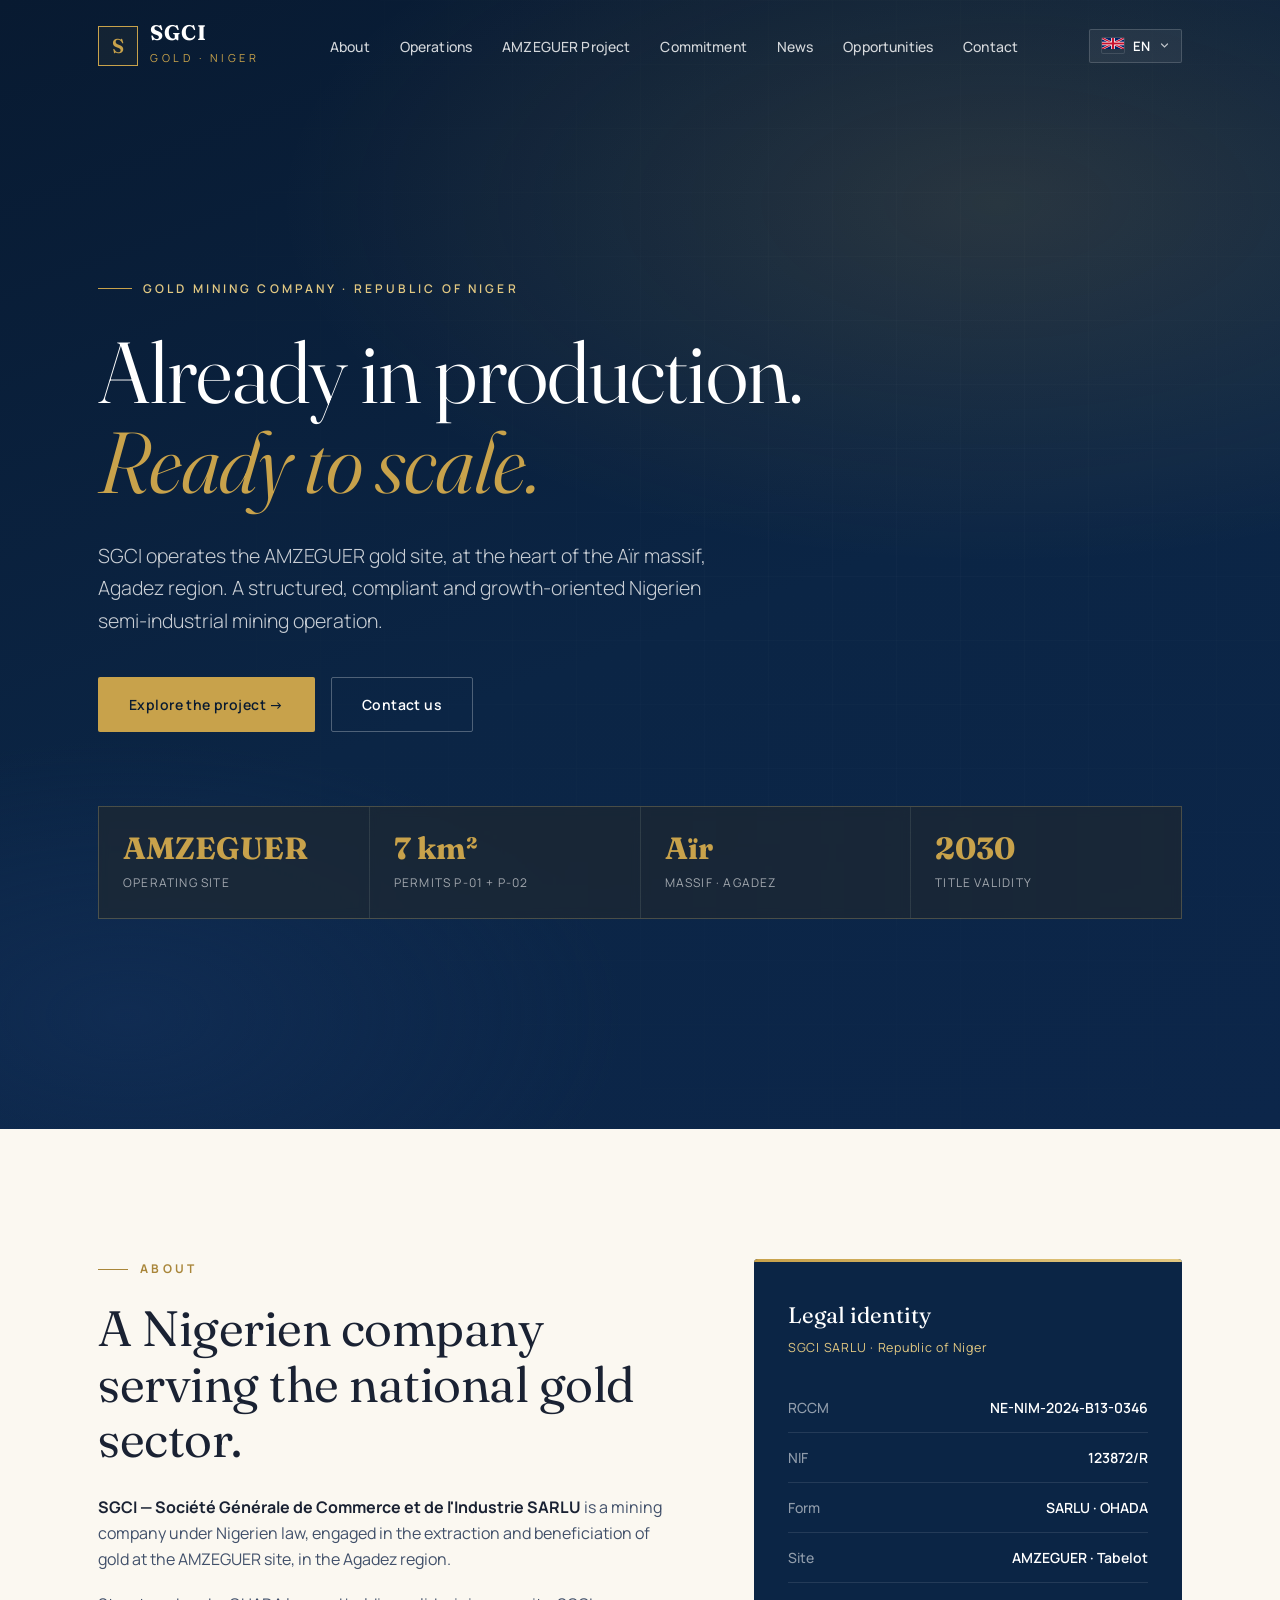
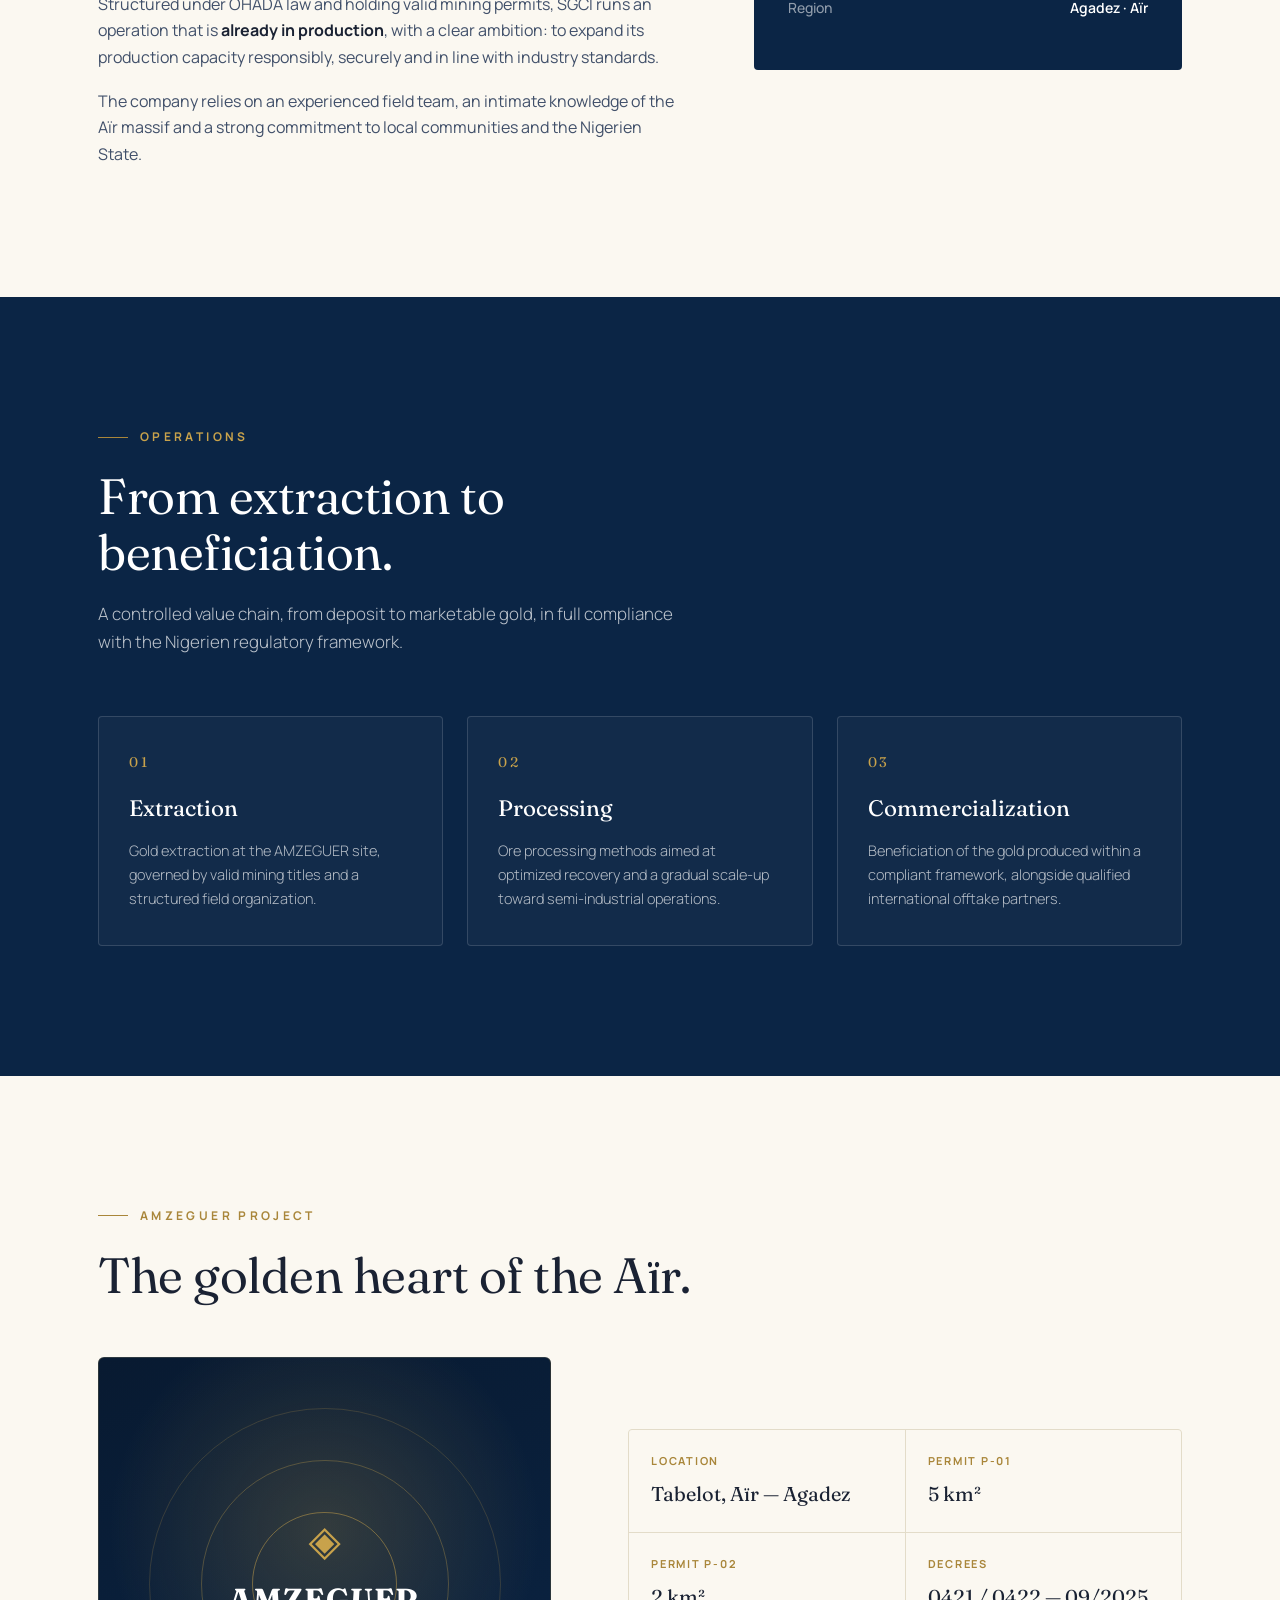
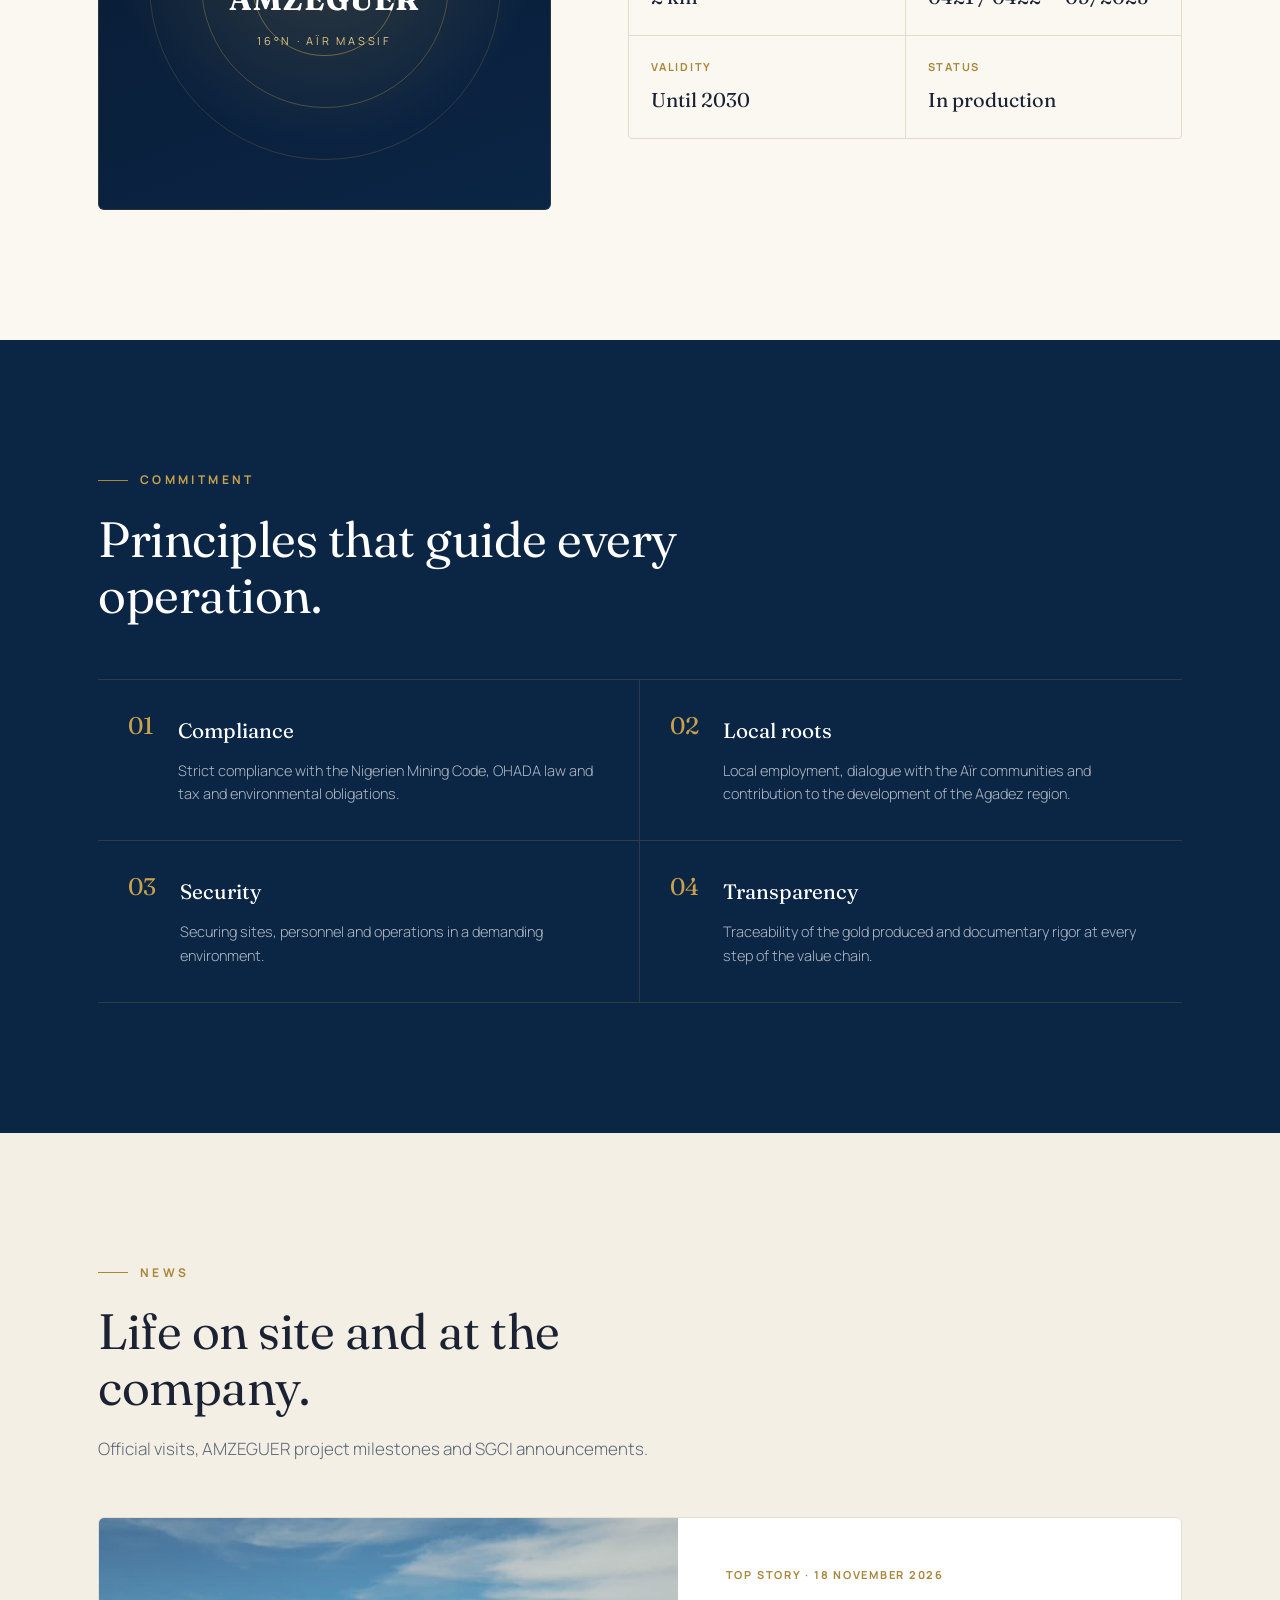
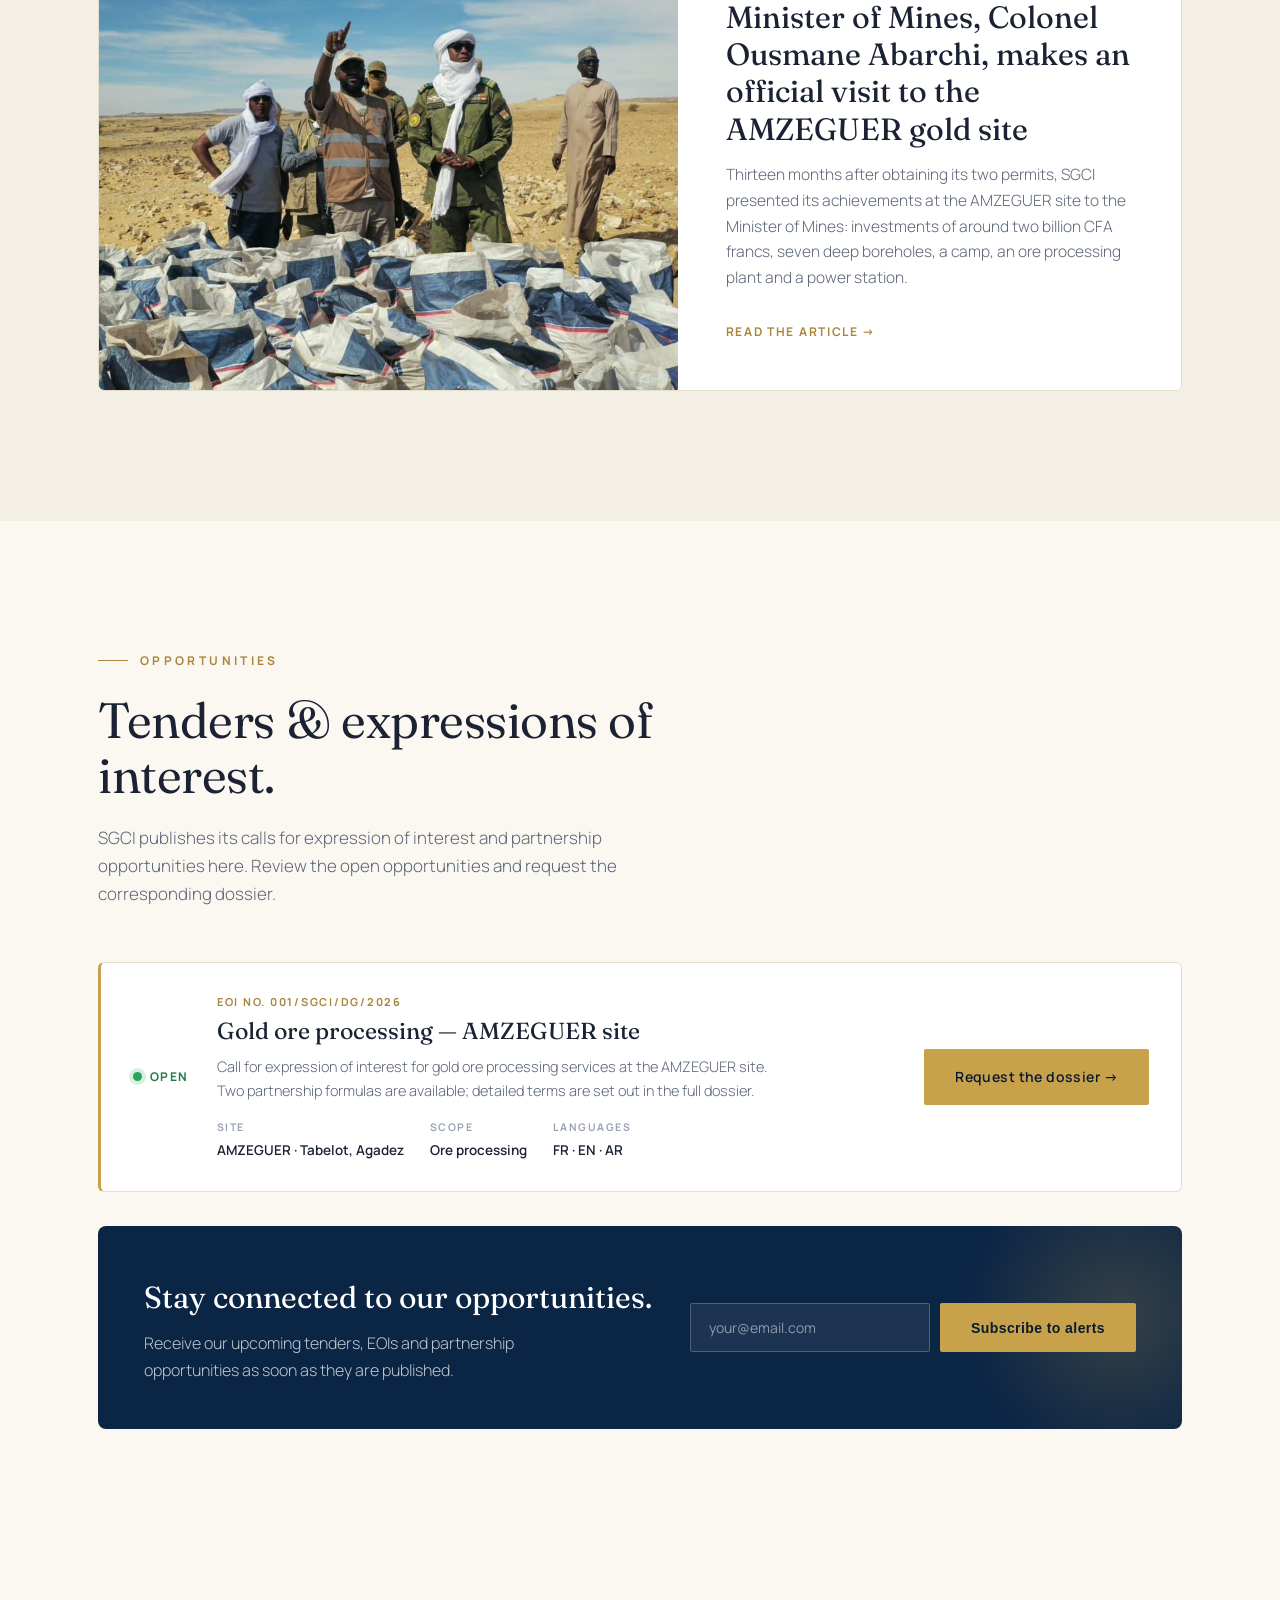
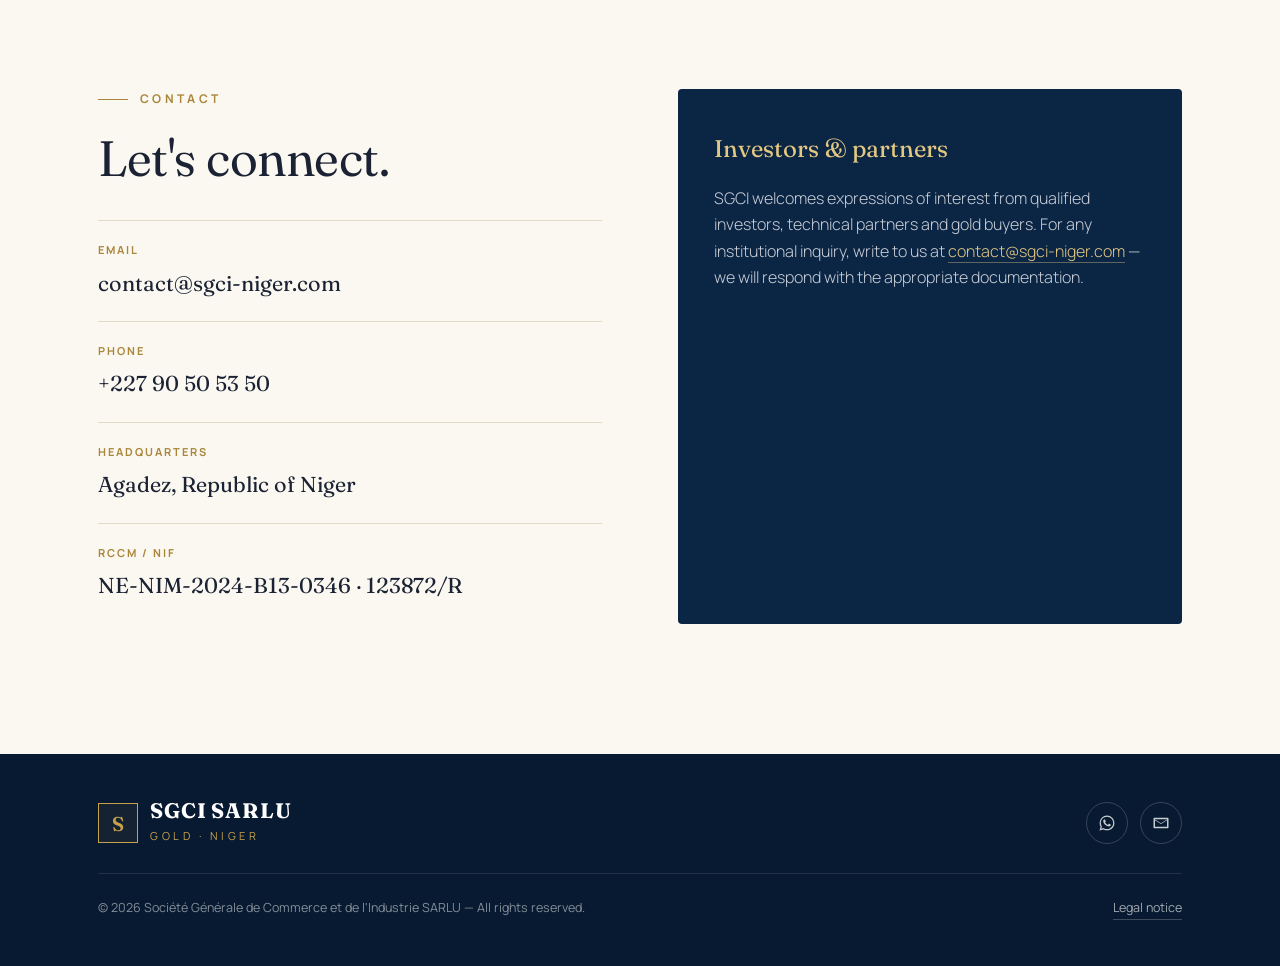
<file: en/index.html>
<!DOCTYPE html>
<!-- Generated by scripts/build_site.py from src/index.html — do not edit this file. -->
<html lang="en" dir="ltr">
<head>
<meta charset="UTF-8" />
<meta name="viewport" content="width=device-width, initial-scale=1.0" />
<title>SGCI — AMZEGUER gold mine, Niger | Mining company</title>
<meta name="description" id="meta-desc" content="SGCI SARLU — Nigerien gold mining company. Semi-industrial operation of the AMZEGUER site, Aïr massif, Agadez region. Already in production." />
<meta name="theme-color" content="#0B2545" />
<meta property="og:type" content="website" />
<meta property="og:title" content="SGCI — AMZEGUER gold mine, Niger" />
<meta property="og:description" content="SGCI SARLU — Nigerien gold mining company. Semi-industrial operation of the AMZEGUER site, Aïr massif, Agadez region. Already in production." />
<meta property="og:url" content="https://www.sgci-niger.com/en" />
<meta property="og:locale" content="en_US" />
<meta property="og:site_name" content="SGCI SARLU" />
<meta property="og:image" content="https://www.sgci-niger.com/og-image.png" />
<meta property="og:image:width" content="1200" />
<meta property="og:image:height" content="630" />
<meta name="twitter:card" content="summary_large_image" />
<meta name="twitter:image" content="https://www.sgci-niger.com/og-image.png" />
<link rel="icon" href="data:image/svg+xml,%3Csvg xmlns='http://www.w3.org/2000/svg' viewBox='0 0 64 64'%3E%3Crect width='64' height='64' fill='%230B2545'/%3E%3Crect x='9' y='9' width='46' height='46' fill='none' stroke='%23c8a24b' stroke-width='3'/%3E%3Ctext x='32' y='44' text-anchor='middle' font-family='Georgia,serif' font-size='34' font-weight='600' fill='%23c8a24b'%3ES%3C/text%3E%3C/svg%3E" />
<link rel="canonical" href="https://www.sgci-niger.com/en" />
<link rel="alternate" hreflang="fr" href="https://www.sgci-niger.com/" />
<link rel="alternate" hreflang="en" href="https://www.sgci-niger.com/en" />
<link rel="alternate" hreflang="ar" href="https://www.sgci-niger.com/ar" />
<link rel="alternate" hreflang="x-default" href="https://www.sgci-niger.com/" />
<script type="application/ld+json">{"@context":"https://schema.org","@type":"Organization","name":"SGCI SARLU","legalName":"Société Générale de Commerce et de l'Industrie SARLU","url":"https://www.sgci-niger.com","email":"contact@sgci-niger.com","telephone":"+227 90 50 53 50","address":{"@type":"PostalAddress","addressLocality":"Agadez","addressCountry":"NE"}}</script>
<link rel="preconnect" href="https://fonts.googleapis.com" />
<link rel="preconnect" href="https://fonts.gstatic.com" crossorigin />
<link href="https://fonts.googleapis.com/css2?family=Fraunces:ital,opsz,wght@0,9..144,300..700;1,9..144,300..600&family=Manrope:wght@300..700&family=Reem+Kufi:wght@400..700&family=Tajawal:wght@300;400;500;700&display=swap" rel="stylesheet" />
<style>
  :root{
    --navy:#0B2545;
    --navy-deep:#081a31;
    --navy-soft:#13305a;
    --navy-line:rgba(200,162,75,.18);
    --gold:#c8a24b;
    --gold-light:#e2c882;
    --gold-deep:#a9863a;
    --cream:#f4efe4;
    --bone:#fbf8f1;
    --ink:#1a2233;
    --muted:#5c6678;
    --font-display:'Fraunces',Georgia,serif;
    --font-body:'Manrope',system-ui,sans-serif;
    --maxw:1180px;
  }
  *{box-sizing:border-box;margin:0;padding:0}
  html{scroll-behavior:smooth}
  body{
    font-family:var(--font-body);
    color:var(--ink);
    background:var(--bone);
    line-height:1.65;
    -webkit-font-smoothing:antialiased;
    overflow-x:hidden;
  }
  /* Arabic typography */
  html[lang="ar"]{--font-display:'Reem Kufi',serif;--font-body:'Tajawal',system-ui,sans-serif}
  html[lang="ar"] body{line-height:1.9}
  html[dir="rtl"] .nav-links{flex-direction:row-reverse}
  html[dir="rtl"] .hero-cta,
  html[dir="rtl"] .brand{flex-direction:row-reverse}

  a{color:inherit;text-decoration:none}
  img,svg{display:block;max-width:100%}
  .wrap{max-width:var(--maxw);margin-inline:auto;padding-inline:clamp(20px,5vw,48px)}

  /* ---------- HEADER ---------- */
  header{
    position:fixed;inset-block-start:0;inset-inline:0;z-index:100;
    transition:background .4s ease,box-shadow .4s ease,padding .4s ease;
    padding-block:22px;
  }
  header.scrolled{
    background:rgba(8,26,49,.94);
    backdrop-filter:blur(14px);
    padding-block:14px;
    box-shadow:0 1px 0 var(--navy-line);
  }
  .nav-inner{display:flex;align-items:center;justify-content:space-between;gap:24px}
  .brand{display:flex;align-items:center;gap:12px}
  .brand-mark{
    width:40px;height:40px;border:1.5px solid var(--gold);
    display:grid;place-items:center;color:var(--gold);
    font-family:var(--font-display);font-weight:600;font-size:20px;
    background:rgba(200,162,75,.06);
  }
  .brand-txt b{color:#fff;font-family:var(--font-display);font-size:21px;letter-spacing:.04em;display:block;line-height:1}
  .brand-txt span{color:var(--gold);font-size:11px;letter-spacing:.32em;text-transform:uppercase}
  .nav-links{display:flex;align-items:center;gap:30px;list-style:none}
  .nav-links a{color:rgba(255,255,255,.82);font-size:14px;font-weight:500;letter-spacing:.01em;transition:color .25s;position:relative}
  .nav-links a::after{content:"";position:absolute;inset-block-end:-6px;inset-inline-start:0;width:0;height:1px;background:var(--gold);transition:width .3s}
  .nav-links a:hover{color:#fff}
  .nav-links a:hover::after{width:100%}

  /* language switcher */
  .lang{position:relative}
  .lang-btn{
    display:flex;align-items:center;gap:9px;cursor:pointer;
    background:rgba(255,255,255,.06);border:1px solid rgba(255,255,255,.16);
    color:#fff;padding:7px 12px;font-family:var(--font-body);font-size:13px;font-weight:600;
    letter-spacing:.04em;transition:border-color .25s,background .25s;border-radius:2px;
  }
  .lang-btn:hover{border-color:var(--gold);background:rgba(200,162,75,.12)}
  .lang-btn .flag{width:22px;height:15px;border-radius:1px;overflow:hidden;flex:0 0 auto;box-shadow:0 0 0 1px rgba(255,255,255,.12)}
  .lang-btn .chev{width:9px;height:9px;opacity:.7;transition:transform .25s}
  .lang.open .lang-btn .chev{transform:rotate(180deg)}
  .lang-menu{
    position:absolute;inset-block-start:calc(100% + 10px);inset-inline-end:0;min-width:170px;
    background:#0e2444;border:1px solid var(--navy-line);border-radius:4px;
    box-shadow:0 18px 50px rgba(0,0,0,.45);overflow:hidden;
    opacity:0;visibility:hidden;transform:translateY(-8px);transition:.25s;
  }
  .lang.open .lang-menu{opacity:1;visibility:visible;transform:translateY(0)}
  .lang-opt{display:flex;align-items:center;gap:12px;padding:11px 15px;cursor:pointer;color:rgba(255,255,255,.85);font-size:14px;font-weight:500;transition:background .2s}
  .lang-opt .flag{width:26px;height:18px;border-radius:2px;overflow:hidden;flex:0 0 auto;box-shadow:0 0 0 1px rgba(255,255,255,.12)}
  .lang-opt:hover{background:rgba(200,162,75,.14);color:#fff}
  .lang-opt.active{color:var(--gold)}
  .lang-opt .tick{margin-inline-start:auto;color:var(--gold);font-size:13px}

  .burger{display:none;flex-direction:column;gap:5px;cursor:pointer;padding:6px}
  .burger span{width:24px;height:2px;background:#fff;transition:.3s}

  /* ---------- HERO ---------- */
  .hero{
    position:relative;min-height:100vh;display:flex;align-items:center;
    background:
      radial-gradient(1200px 600px at 78% 18%,rgba(200,162,75,.16),transparent 60%),
      radial-gradient(900px 500px at 10% 90%,rgba(19,48,90,.6),transparent 55%),
      linear-gradient(160deg,var(--navy-deep),var(--navy) 55%,#0c264a);
    color:#fff;overflow:hidden;
  }
  .hero::before{
    content:"";position:absolute;inset:0;
    background-image:linear-gradient(rgba(255,255,255,.03) 1px,transparent 1px),linear-gradient(90deg,rgba(255,255,255,.03) 1px,transparent 1px);
    background-size:64px 64px;
    -webkit-mask-image:radial-gradient(circle at 70% 40%,#000,transparent 75%);
            mask-image:radial-gradient(circle at 70% 40%,#000,transparent 75%);
    opacity:.6;
  }
  .hero-inner{position:relative;z-index:2;padding-block:140px 80px;width:100%}
  .eyebrow{
    display:inline-flex;align-items:center;gap:11px;font-size:12px;letter-spacing:.26em;
    text-transform:uppercase;color:var(--gold-light);font-weight:600;margin-block-end:30px;
  }
  .eyebrow::before{content:"";width:34px;height:1px;background:var(--gold)}
  .hero h1{
    font-family:var(--font-display);font-weight:340;font-size:clamp(2.7rem,7vw,5.4rem);
    line-height:1.04;letter-spacing:-.01em;max-width:16ch;
  }
  .hero h1 em{font-style:italic;color:var(--gold);display:block}
  html[lang="ar"] .hero h1{font-weight:600;letter-spacing:0}
  html[lang="ar"] .hero h1 em{font-style:normal}
  .hero p.lead{margin-block:32px 40px;font-size:clamp(1.05rem,1.6vw,1.22rem);color:rgba(255,255,255,.78);max-width:54ch;font-weight:300}
  .hero-cta{display:flex;gap:16px;flex-wrap:wrap}
  .btn{
    display:inline-flex;align-items:center;gap:10px;padding:15px 30px;font-size:14px;font-weight:600;
    letter-spacing:.03em;border-radius:2px;transition:.3s;cursor:pointer;border:1px solid transparent;
  }
  .btn-gold{background:var(--gold);color:var(--navy-deep)}
  .btn-gold:hover{background:var(--gold-light);transform:translateY(-2px)}
  .btn-ghost{border-color:rgba(255,255,255,.28);color:#fff}
  .btn-ghost:hover{border-color:var(--gold);color:var(--gold-light)}

  .hero-stats{
    display:grid;grid-template-columns:repeat(4,1fr);gap:1px;margin-block-start:74px;
    background:var(--navy-line);border:1px solid var(--navy-line);
  }
  .stat{background:rgba(8,22,42,.55);padding:26px 24px;backdrop-filter:blur(4px)}
  .stat b{font-family:var(--font-display);font-size:clamp(1.5rem,2.4vw,2rem);color:var(--gold);display:block;line-height:1}
  .stat span{font-size:12px;letter-spacing:.1em;text-transform:uppercase;color:rgba(255,255,255,.6);margin-block-start:9px;display:block}

  /* ---------- SECTION COMMON ---------- */
  section{padding-block:clamp(70px,11vw,130px)}
  .sec-eyebrow{font-size:12px;letter-spacing:.28em;text-transform:uppercase;color:var(--gold-deep);font-weight:700;display:flex;align-items:center;gap:12px;margin-block-end:22px}
  .sec-eyebrow::before{content:"";width:30px;height:1px;background:var(--gold-deep)}
  h2.sec-title{font-family:var(--font-display);font-weight:380;font-size:clamp(1.9rem,4vw,3.1rem);line-height:1.12;letter-spacing:-.01em;max-width:20ch}
  html[lang="ar"] h2.sec-title{font-weight:600;letter-spacing:0}
  .lead-2{color:var(--muted);font-size:1.06rem;max-width:60ch;margin-block-start:20px;font-weight:300}

  .dark{background:var(--navy);color:#fff}
  .dark .sec-eyebrow,.dark .sec-eyebrow::before{color:var(--gold)}
  .dark .lead-2{color:rgba(255,255,255,.72)}

  /* about */
  .about-grid{display:grid;grid-template-columns:1.15fr .85fr;gap:clamp(40px,6vw,90px);align-items:start}
  .about-body p{margin-block-start:18px;color:#41506a}
  .about-body p:first-child{margin-block-start:26px}
  .about-body strong{color:var(--ink)}
  .legal-card{background:var(--navy);color:#fff;padding:38px 34px;border-radius:4px;position:relative;overflow:hidden}
  .legal-card::before{content:"";position:absolute;inset-block-start:0;inset-inline-start:0;width:100%;height:3px;background:linear-gradient(90deg,var(--gold),var(--gold-light))}
  .legal-card h3{font-family:var(--font-display);font-weight:400;font-size:1.4rem;color:#fff}
  .legal-card .sub{font-size:12.5px;letter-spacing:.06em;color:var(--gold-light);margin-block:4px 24px}
  .legal-row{display:flex;justify-content:space-between;gap:20px;padding-block:13px;border-block-end:1px solid rgba(255,255,255,.1);font-size:14px}
  .legal-row:last-child{border:0}
  .legal-row .k{color:rgba(255,255,255,.55);font-weight:500}
  .legal-row .v{color:#fff;font-weight:600;text-align:end}

  /* activity cards */
  .cards{display:grid;grid-template-columns:repeat(3,1fr);gap:24px;margin-block-start:60px}
  .card{padding:34px 30px;border:1px solid rgba(255,255,255,.14);border-radius:4px;background:rgba(255,255,255,.03);transition:.35s;position:relative}
  .card:hover{background:rgba(200,162,75,.07);border-color:var(--gold);transform:translateY(-4px)}
  .card .num{font-family:var(--font-display);font-size:14px;color:var(--gold);letter-spacing:.2em}
  .card h3{font-family:var(--font-display);font-weight:420;font-size:1.4rem;margin-block:16px 12px;color:#fff}
  html[lang="ar"] .card h3,html[lang="ar"] .legal-card h3{font-weight:700}
  .card p{color:rgba(255,255,255,.68);font-size:14.5px;font-weight:300}

  /* project */
  .proj-grid{display:grid;grid-template-columns:.9fr 1.1fr;gap:clamp(40px,6vw,80px);align-items:center}
  .proj-emblem{
    aspect-ratio:1;border:1px solid var(--navy-line);border-radius:6px;
    background:
      radial-gradient(circle at 50% 38%,rgba(200,162,75,.22),transparent 60%),
      linear-gradient(160deg,var(--navy-deep),var(--navy));
    display:grid;place-items:center;position:relative;overflow:hidden;color:#fff;text-align:center;
  }
  .proj-emblem .rings{position:absolute;inset:0;display:grid;place-items:center}
  .proj-emblem .rings span{position:absolute;border:1px solid rgba(200,162,75,.2);border-radius:50%}
  .proj-emblem .rings span:nth-child(1){width:78%;height:78%}
  .proj-emblem .rings span:nth-child(2){width:55%;height:55%;border-color:rgba(200,162,75,.32)}
  .proj-emblem .rings span:nth-child(3){width:32%;height:32%;border-color:rgba(200,162,75,.5)}
  .proj-emblem .core{position:relative;z-index:2}
  .proj-emblem .diamond{font-size:42px;color:var(--gold);line-height:1}
  .proj-emblem b{display:block;font-family:var(--font-display);font-size:1.9rem;letter-spacing:.04em;margin-block-start:14px}
  .proj-emblem small{display:block;font-size:11px;letter-spacing:.25em;color:var(--gold-light);margin-block-start:8px}
  .proj-data{display:grid;grid-template-columns:1fr 1fr;gap:1px;background:#e3dcc9;border:1px solid #e3dcc9;border-radius:4px;overflow:hidden}
  .proj-cell{background:var(--bone);padding:22px 22px}
  .proj-cell .k{font-size:11px;letter-spacing:.16em;text-transform:uppercase;color:var(--gold-deep);font-weight:700}
  .proj-cell .v{font-family:var(--font-display);font-size:1.25rem;color:var(--ink);margin-block-start:7px}

  /* values */
  .values-grid{display:grid;grid-template-columns:repeat(2,1fr);gap:0;margin-block-start:56px;border-block-start:1px solid var(--navy-line)}
  .value{display:flex;gap:24px;padding:34px 30px;border-block-end:1px solid var(--navy-line);border-inline-end:1px solid var(--navy-line)}
  .value:nth-child(2n){border-inline-end:0}
  .value .vn{font-family:var(--font-display);font-size:1.5rem;color:var(--gold);flex:0 0 auto;line-height:1}
  .value h3{font-family:var(--font-display);font-weight:420;font-size:1.3rem;color:#fff;margin-block-end:10px}
  .value p{color:rgba(255,255,255,.68);font-size:14.5px;font-weight:300}

  /* contact */
  .contact-grid{display:grid;grid-template-columns:1fr 1fr;gap:clamp(40px,6vw,80px);align-items:start}
  .contact-list{margin-block-start:34px}
  .contact-item{padding-block:20px;border-block-start:1px solid #e3dcc9}
  .contact-item .k{font-size:11px;letter-spacing:.18em;text-transform:uppercase;color:var(--gold-deep);font-weight:700}
  .contact-item .v{font-family:var(--font-display);font-size:1.35rem;color:var(--ink);margin-block-start:6px}
  .contact-item .v a:hover{color:var(--gold-deep)}
  .invest{background:var(--navy);color:#fff;padding:40px 36px;border-radius:4px;align-self:stretch}
  .invest h3{font-family:var(--font-display);font-weight:420;font-size:1.5rem;color:var(--gold-light);margin-block-end:16px}
  .invest p{color:rgba(255,255,255,.78);font-weight:300}
  .invest p a{color:var(--gold-light);border-block-end:1px solid rgba(226,200,130,.4)}

  /* footer */
  footer{background:var(--navy-deep);color:#fff;padding-block:46px}
  .foot-inner{display:flex;align-items:center;justify-content:space-between;gap:24px;flex-wrap:wrap}
  .foot-brand{display:flex;align-items:center;gap:12px}
  .foot-copy{font-size:12.5px;color:rgba(255,255,255,.5);max-width:60ch}

  /* reveal */
  .reveal{opacity:0;transform:translateY(26px);transition:opacity .8s ease,transform .8s ease}
  .reveal.in{opacity:1;transform:none}

  /* opportunities */
  .opp-list{margin-block-start:54px;display:grid;gap:22px}
  .opp-card{
    display:grid;grid-template-columns:auto 1fr auto;align-items:center;gap:28px;
    background:#fff;border:1px solid #e6dfcd;border-inline-start:3px solid var(--gold);
    border-radius:6px;padding:30px 32px;transition:.3s;
  }
  .opp-card:hover{box-shadow:0 18px 44px rgba(11,37,69,.1);transform:translateY(-3px)}
  .opp-status{display:flex;align-items:center;gap:8px;font-size:12px;font-weight:700;letter-spacing:.12em;text-transform:uppercase;color:#1f7a44;white-space:nowrap}
  .opp-status .dot{width:9px;height:9px;border-radius:50%;background:#27a35b;box-shadow:0 0 0 4px rgba(39,163,91,.18)}
  .opp-ref{font-size:11px;letter-spacing:.16em;text-transform:uppercase;color:var(--gold-deep);font-weight:700}
  .opp-body h3{font-family:var(--font-display);font-weight:440;font-size:1.45rem;color:var(--ink);margin-block:6px 10px;line-height:1.2}
  html[lang="ar"] .opp-body h3{font-weight:700}
  .opp-body p{color:var(--muted);font-size:14.5px;font-weight:300;max-width:62ch}
  .opp-meta{display:flex;flex-wrap:wrap;gap:26px;margin-block-start:16px}
  .opp-meta span{display:flex;flex-direction:column;gap:3px}
  .opp-meta b{font-size:10.5px;letter-spacing:.14em;text-transform:uppercase;color:#9aa3b2;font-weight:700}
  .opp-meta i{font-style:normal;font-size:13.5px;color:var(--ink);font-weight:600}
  .opp-cta{white-space:nowrap}

  /* subscribe */
  .subscribe{
    margin-block-start:34px;background:var(--navy);border-radius:8px;color:#fff;
    padding:clamp(30px,4vw,46px);display:flex;align-items:center;justify-content:space-between;
    gap:36px;flex-wrap:wrap;position:relative;overflow:hidden;
  }
  .subscribe::before{content:"";position:absolute;inset-block-start:-40%;inset-inline-end:-10%;width:340px;height:340px;border-radius:50%;background:radial-gradient(circle,rgba(200,162,75,.22),transparent 65%)}
  .sub-txt{position:relative;z-index:2}
  .sub-txt h3{font-family:var(--font-display);font-weight:420;font-size:clamp(1.4rem,2.4vw,1.9rem);color:#fff}
  html[lang="ar"] .sub-txt h3{font-weight:600}
  .sub-txt p{color:rgba(255,255,255,.74);font-weight:300;margin-block-start:8px;max-width:46ch}
  .sub-form{position:relative;z-index:2;display:flex;gap:10px;flex-wrap:wrap}
  .sub-form input{
    background:rgba(255,255,255,.07);border:1px solid rgba(255,255,255,.22);color:#fff;
    padding:14px 18px;border-radius:2px;font-family:var(--font-body);font-size:14px;min-width:240px;
  }
  .sub-form input::placeholder{color:rgba(255,255,255,.5)}
  .sub-form input:focus{outline:none;border-color:var(--gold)}

  /* footer + socials */
  .foot-top{display:flex;align-items:center;justify-content:space-between;gap:24px;flex-wrap:wrap;padding-block-end:26px;border-block-end:1px solid rgba(255,255,255,.1)}
  .foot-bottom{padding-block-start:24px}
  .socials{display:flex;gap:12px}
  .soc{
    width:42px;height:42px;display:grid;place-items:center;border-radius:50%;
    border:1px solid rgba(255,255,255,.18);color:rgba(255,255,255,.78);transition:.28s;
  }
  .soc svg{width:18px;height:18px;fill:currentColor}
  .soc:hover{background:var(--gold);border-color:var(--gold);color:var(--navy-deep);transform:translateY(-3px)}
  .foot-copy{font-size:12.5px;color:rgba(255,255,255,.5);max-width:70ch}

  /* responsive */
  @media(max-width:900px){
    .nav-links{
      position:fixed;inset-block-start:0;inset-inline-end:0;height:100vh;width:min(78vw,320px);
      flex-direction:column;align-items:flex-start;justify-content:center;gap:26px;
      background:var(--navy-deep);padding:60px 40px;transform:translateX(110%);transition:transform .4s;z-index:90;
    }
    html[dir="rtl"] .nav-links{inset-inline-end:auto;inset-inline-start:0;transform:translateX(-110%)}
    .nav-links.show{transform:translateX(0)}
    .nav-links a{font-size:18px}
    .burger{display:flex}
    .about-grid,.proj-grid,.contact-grid{grid-template-columns:1fr}
    .cards{grid-template-columns:1fr}
    .values-grid{grid-template-columns:1fr}
    .value{border-inline-end:0}
    .hero-stats{grid-template-columns:repeat(2,1fr)}
    .opp-card{grid-template-columns:1fr;gap:18px}
    .opp-cta{justify-self:start}
    .subscribe{flex-direction:column;align-items:flex-start}
    .sub-form{width:100%}
    .sub-form input{flex:1;min-width:0}
  }
  @media(max-width:520px){
    .hero-stats{grid-template-columns:1fr 1fr}
    .proj-data{grid-template-columns:1fr}
    .brand-txt span{display:none}
  }

  /* skip link, accessibility */
  .skip{position:absolute;inset-inline-start:-999px;inset-block-start:0;z-index:200;background:var(--gold);color:var(--navy-deep);padding:10px 16px;font-weight:700;font-size:14px}
  .skip:focus{inset-inline-start:12px;inset-block-start:12px}
  @media (prefers-reduced-motion:reduce){
    html{scroll-behavior:auto}
    *,*::before,*::after{animation:none!important;transition:none!important}
    .reveal{opacity:1;transform:none}
  }
  /* subscribe confirmation, footer legal link */
  .sub-ok{display:none;flex-basis:100%;color:var(--gold-light);font-size:14px;font-weight:500}
  .sub-ok.show{display:block}
  .foot-bottom{display:flex;align-items:center;justify-content:space-between;gap:18px;flex-wrap:wrap}
  .foot-legal{font-size:12.5px;color:rgba(255,255,255,.62);border-block-end:1px solid rgba(255,255,255,.22);transition:color .25s,border-color .25s}
  .foot-legal:hover{color:var(--gold-light);border-color:var(--gold)}
  /* menu: keep entries on one line between tablet and desktop widths */
  .nav-links a,.brand-txt span{white-space:nowrap}
  @media(min-width:901px) and (max-width:1160px){.nav-links{gap:18px}.nav-links a{font-size:13.5px}.nav-inner{gap:16px}}
  /* news */
  .news{background:var(--cream)}
  .news-grid{margin-block-start:54px;display:grid;grid-template-columns:repeat(3,1fr);gap:26px}
  .news-card{background:#fff;border:1px solid #e6dfcd;border-radius:6px;overflow:hidden;display:flex;flex-direction:column;transition:box-shadow .3s,transform .3s}
  .news-card:hover{box-shadow:0 18px 44px rgba(11,37,69,.1);transform:translateY(-3px)}
  .news-img{display:block;aspect-ratio:16/10;overflow:hidden;background:var(--navy)}
  .news-img img{width:100%;height:100%;object-fit:cover;display:block;transition:transform .6s ease}
  .news-card:hover .news-img img{transform:scale(1.03)}
  .news-body{padding:26px 28px 30px;display:flex;flex-direction:column;gap:10px;flex:1}
  .news-body h3{font-family:var(--font-display);font-weight:440;font-size:1.3rem;line-height:1.22;color:var(--ink)}
  html[lang="ar"] .news-body h3{font-weight:700}
  .news-body h3 a{color:inherit}
  .news-body p{color:var(--muted);font-size:14.5px;font-weight:300}
  .news-more{margin-block-start:auto;padding-block-start:8px;font-size:12px;font-weight:700;letter-spacing:.14em;text-transform:uppercase;color:var(--gold-deep)}
  .news-more:hover{color:var(--navy)}
  .news-card.feature{grid-column:1/-1;display:grid;grid-template-columns:1.15fr 1fr}
  .news-card.feature .news-img{aspect-ratio:auto;min-height:340px}
  .news-card.feature .news-body{padding:clamp(28px,4vw,48px);justify-content:center;gap:14px}
  .news-card.feature .news-body h3{font-size:clamp(1.45rem,2.4vw,2rem)}
  .news-card.feature .news-body p{font-size:15.5px}
  .news-card.feature .news-more{margin-block-start:10px}
  @media(max-width:900px){
    .news-grid{grid-template-columns:1fr}
    .news-card.feature{grid-template-columns:1fr}
    .news-card.feature .news-img{aspect-ratio:16/10;min-height:0}
  }
</style>
</head>
<body>

<!-- ===== HIDDEN SVG FLAG DEFS ===== -->
<svg width="0" height="0" style="position:absolute" aria-hidden="true">
  <defs>
    <!-- France -->
    <g id="flag-fr-src"><rect width="8" height="16" x="0" fill="#0b2570"/><rect width="8" height="16" x="8" fill="#fff"/><rect width="8" height="16" x="16" fill="#e1112c"/></g>
    <!-- UK -->
    <g id="flag-gb-src"><clipPath id="gbclip"><rect width="60" height="30"/></clipPath><g clip-path="url(#gbclip)"><rect width="60" height="30" fill="#012169"/><path d="M0,0 60,30 M60,0 0,30" stroke="#fff" stroke-width="6"/><path d="M0,0 60,30 M60,0 0,30" stroke="#C8102E" stroke-width="4"/><path d="M30,0 V30 M0,15 H60" stroke="#fff" stroke-width="10"/><path d="M30,0 V30 M0,15 H60" stroke="#C8102E" stroke-width="6"/></g></g>
    <!-- Saudi Arabia -->
    <g id="flag-sa-src"><rect width="24" height="16" fill="#006c35"/><rect x="3.5" y="10.6" width="17" height="1" rx="0.5" fill="#fff"/><rect x="3.5" y="11.6" width="2" height="0.9" rx="0.4" fill="#fff"/><rect x="5" y="4.8" width="14" height="2.2" rx="0.4" fill="#fff"/></g>
  </defs>
</svg>

<a class="skip" href="#main" data-i18n="skip">Skip to content</a>
<header id="hdr">
  <div class="wrap nav-inner">
    <a href="#top" class="brand">
      <div class="brand-mark">S</div>
      <div class="brand-txt"><b>SGCI</b><span data-i18n="brand.sub">Gold · Niger</span></div>
    </a>
    <ul class="nav-links" id="navlinks">
      <li><a href="#about" data-i18n="nav.about">About</a></li>
      <li><a href="#activity" data-i18n="nav.activity">Operations</a></li>
      <li><a href="#project" data-i18n="nav.project">AMZEGUER Project</a></li>
      <li><a href="#values" data-i18n="nav.values">Commitment</a></li>
      <li><a href="#news" data-i18n="nav.news">News</a></li>
      <li><a href="#opportunities" data-i18n="nav.opps">Opportunities</a></li>
      <li><a href="#contact" data-i18n="nav.contact">Contact</a></li>
    </ul>
    <div style="display:flex;align-items:center;gap:14px">
      <div class="lang" id="lang">
        <button class="lang-btn" id="langBtn" aria-haspopup="true" aria-expanded="false">
          <span class="flag"><svg viewBox="0 0 60 30"><use href="#flag-gb-src"/></svg></span>
          <span id="langCode">EN</span>
          <svg class="chev" viewBox="0 0 12 12"><path d="M2 4l4 4 4-4" stroke="currentColor" stroke-width="1.6" fill="none" stroke-linecap="round"/></svg>
        </button>
        <div class="lang-menu" id="langMenu" role="menu">
          <div class="lang-opt" data-lang="fr" role="menuitem"><span class="flag"><svg viewBox="0 0 24 16"><use href="#flag-fr-src"/></svg></span>Français<span class="tick">✓</span></div>
          <div class="lang-opt active" data-lang="en" role="menuitem"><span class="flag"><svg viewBox="0 0 60 30"><use href="#flag-gb-src"/></svg></span>English<span class="tick">✓</span></div>
          <div class="lang-opt" data-lang="ar" role="menuitem"><span class="flag"><svg viewBox="0 0 24 16"><use href="#flag-sa-src"/></svg></span>العربية<span class="tick">✓</span></div>
        </div>
      </div>
      <div class="burger" id="burger" aria-label="Menu"><span></span><span></span><span></span></div>
    </div>
  </div>
</header>

<main id="main">
<!-- ===== HERO ===== -->
<section class="hero" id="top">
  <div class="wrap hero-inner">
    <span class="eyebrow reveal" data-i18n="hero.badge">Gold mining company · Republic of Niger</span>
    <h1 class="reveal"><span data-i18n="hero.title1">Already in production.</span> <em data-i18n="hero.title2">Ready to scale.</em></h1>
    <p class="lead reveal" data-i18n="hero.text">SGCI operates the AMZEGUER gold site, at the heart of the Aïr massif, Agadez region. A structured, compliant and growth-oriented Nigerien semi-industrial mining operation.</p>
    <div class="hero-cta reveal">
      <a href="#project" class="btn btn-gold" data-i18n="hero.cta1">Explore the project →</a>
      <a href="#contact" class="btn btn-ghost" data-i18n="hero.cta2">Contact us</a>
    </div>
    <div class="hero-stats reveal">
      <div class="stat"><b data-i18n="hero.s1v">AMZEGUER</b><span data-i18n="hero.s1l">Operating site</span></div>
      <div class="stat"><b data-i18n="hero.s2v">7 km²</b><span data-i18n="hero.s2l">Permits P-01 + P-02</span></div>
      <div class="stat"><b data-i18n="hero.s3v">Aïr</b><span data-i18n="hero.s3l">Massif · Agadez</span></div>
      <div class="stat"><b data-i18n="hero.s4v">2030</b><span data-i18n="hero.s4l">Title validity</span></div>
    </div>
  </div>
</section>

<!-- ===== ABOUT ===== -->
<section id="about">
  <div class="wrap about-grid">
    <div class="about-head reveal">
      <div class="sec-eyebrow" data-i18n="about.eyebrow">About</div>
      <h2 class="sec-title" data-i18n="about.title">A Nigerien company serving the national gold sector.</h2>
      <div class="about-body">
        <p data-i18n-html="about.p1"><strong>SGCI — Société Générale de Commerce et de l'Industrie SARLU</strong> is a mining company under Nigerien law, engaged in the extraction and beneficiation of gold at the AMZEGUER site, in the Agadez region.</p>
        <p data-i18n-html="about.p2">Structured under OHADA law and holding valid mining permits, SGCI runs an operation that is <strong>already in production</strong>, with a clear ambition: to expand its production capacity responsibly, securely and in line with industry standards.</p>
        <p data-i18n="about.p3">The company relies on an experienced field team, an intimate knowledge of the Aïr massif and a strong commitment to local communities and the Nigerien State.</p>
      </div>
    </div>
    <div class="legal-card reveal">
      <h3 data-i18n="legal.title">Legal identity</h3>
      <div class="sub" data-i18n="legal.sub">SGCI SARLU · Republic of Niger</div>
      <div class="legal-row"><span class="k" data-i18n="legal.k1">RCCM</span><span class="v">NE-NIM-2024-B13-0346</span></div>
      <div class="legal-row"><span class="k" data-i18n="legal.k2">NIF</span><span class="v">123872/R</span></div>
      <div class="legal-row"><span class="k" data-i18n="legal.k3">Form</span><span class="v" data-i18n="legal.v3">SARLU · OHADA</span></div>
      <div class="legal-row"><span class="k" data-i18n="legal.k4">Site</span><span class="v" data-i18n="legal.v4">AMZEGUER · Tabelot</span></div>
      <div class="legal-row"><span class="k" data-i18n="legal.k5">Region</span><span class="v" data-i18n="legal.v5">Agadez · Aïr</span></div>
    </div>
  </div>
</section>

<!-- ===== ACTIVITY ===== -->
<section id="activity" class="dark">
  <div class="wrap">
    <div class="reveal">
      <div class="sec-eyebrow" data-i18n="activity.eyebrow">Operations</div>
      <h2 class="sec-title" data-i18n="activity.title">From extraction to beneficiation.</h2>
      <p class="lead-2" data-i18n="activity.intro">A controlled value chain, from deposit to marketable gold, in full compliance with the Nigerien regulatory framework.</p>
    </div>
    <div class="cards">
      <div class="card reveal"><div class="num">01</div><h3 data-i18n="act.c1t">Extraction</h3><p data-i18n="act.c1p">Gold extraction at the AMZEGUER site, governed by valid mining titles and a structured field organization.</p></div>
      <div class="card reveal"><div class="num">02</div><h3 data-i18n="act.c2t">Processing</h3><p data-i18n="act.c2p">Ore processing methods aimed at optimized recovery and a gradual scale-up toward semi-industrial operations.</p></div>
      <div class="card reveal"><div class="num">03</div><h3 data-i18n="act.c3t">Commercialization</h3><p data-i18n="act.c3p">Beneficiation of the gold produced within a compliant framework, alongside qualified international offtake partners.</p></div>
    </div>
  </div>
</section>

<!-- ===== PROJECT ===== -->
<section id="project">
  <div class="wrap">
    <div class="reveal" style="margin-block-end:54px">
      <div class="sec-eyebrow" data-i18n="project.eyebrow">AMZEGUER Project</div>
      <h2 class="sec-title" data-i18n="project.title">The golden heart of the Aïr.</h2>
    </div>
    <div class="proj-grid">
      <div class="proj-emblem reveal">
        <div class="rings"><span></span><span></span><span></span></div>
        <div class="core">
          <div class="diamond">◈</div>
          <b>AMZEGUER</b>
          <small data-i18n="project.tag">16°N · AÏR MASSIF</small>
        </div>
      </div>
      <div class="proj-data reveal">
        <div class="proj-cell"><div class="k" data-i18n="project.k1">Location</div><div class="v" data-i18n="project.v1">Tabelot, Aïr — Agadez</div></div>
        <div class="proj-cell"><div class="k" data-i18n="project.k2">Permit P-01</div><div class="v">5 km²</div></div>
        <div class="proj-cell"><div class="k" data-i18n="project.k3">Permit P-02</div><div class="v">2 km²</div></div>
        <div class="proj-cell"><div class="k" data-i18n="project.k4">Decrees</div><div class="v">0421 / 0422 — 09/2025</div></div>
        <div class="proj-cell"><div class="k" data-i18n="project.k5">Validity</div><div class="v" data-i18n="project.v5">Until 2030</div></div>
        <div class="proj-cell"><div class="k" data-i18n="project.k6">Status</div><div class="v" data-i18n="project.v6">In production</div></div>
      </div>
    </div>
  </div>
</section>

<!-- ===== VALUES ===== -->
<section id="values" class="dark">
  <div class="wrap">
    <div class="reveal">
      <div class="sec-eyebrow" data-i18n="values.eyebrow">Commitment</div>
      <h2 class="sec-title" data-i18n="values.title">Principles that guide every operation.</h2>
    </div>
    <div class="values-grid">
      <div class="value reveal"><div class="vn">01</div><div><h3 data-i18n="val.v1t">Compliance</h3><p data-i18n="val.v1p">Strict compliance with the Nigerien Mining Code, OHADA law and tax and environmental obligations.</p></div></div>
      <div class="value reveal"><div class="vn">02</div><div><h3 data-i18n="val.v2t">Local roots</h3><p data-i18n="val.v2p">Local employment, dialogue with the Aïr communities and contribution to the development of the Agadez region.</p></div></div>
      <div class="value reveal"><div class="vn">03</div><div><h3 data-i18n="val.v3t">Security</h3><p data-i18n="val.v3p">Securing sites, personnel and operations in a demanding environment.</p></div></div>
      <div class="value reveal"><div class="vn">04</div><div><h3 data-i18n="val.v4t">Transparency</h3><p data-i18n="val.v4p">Traceability of the gold produced and documentary rigor at every step of the value chain.</p></div></div>
    </div>
  </div>
</section>

<!-- ===== OPPORTUNITÉS ===== -->
<!-- ===== NEWS ===== -->
<section id="news" class="news">
  <div class="wrap">
    <div class="reveal" style="max-width:760px">
      <div class="sec-eyebrow" data-i18n="news.eyebrow">News</div>
      <h2 class="sec-title" data-i18n="news.title">Life on site and at the company.</h2>
      <p class="lead-2" data-i18n="news.intro">Official visits, AMZEGUER project milestones and SGCI announcements.</p>
    </div>
    <div class="news-grid">
      <article class="news-card feature reveal">
        <a class="news-img" href="/en/news/visite-ministre-mines-amzeguer" tabindex="-1" aria-hidden="true"><img src="/media/actualites/visite-ministre-mines/01.jpg" alt="" loading="lazy" decoding="async" width="1020" height="765" /></a>
        <div class="news-body">
          <div class="opp-ref">Top story · 18 November 2026</div>
          <h3><a href="/en/news/visite-ministre-mines-amzeguer">Minister of Mines, Colonel Ousmane Abarchi, makes an official visit to the AMZEGUER gold site</a></h3>
          <p>Thirteen months after obtaining its two permits, SGCI presented its achievements at the AMZEGUER site to the Minister of Mines: investments of around two billion CFA francs, seven deep boreholes, a camp, an ore processing plant and a power station.</p>
          <a class="news-more" href="/en/news/visite-ministre-mines-amzeguer">Read the article →</a>
        </div>
      </article>
    </div>
  </div>
</section>

<section id="opportunities">
  <div class="wrap">
    <div class="reveal" style="max-width:760px">
      <div class="sec-eyebrow" data-i18n="opps.eyebrow">Opportunities</div>
      <h2 class="sec-title" data-i18n="opps.title">Tenders &amp; expressions of interest.</h2>
      <p class="lead-2" data-i18n="opps.intro">SGCI publishes its calls for expression of interest and partnership opportunities here. Review the open opportunities and request the corresponding dossier.</p>
    </div>

    <div class="opp-list">
      <article class="opp-card reveal">
        <div class="opp-status"><span class="dot"></span><span data-i18n="opps.open">Open</span></div>
        <div class="opp-body">
          <div class="opp-ref" data-i18n="opps.ami.ref">EOI No. 001/SGCI/DG/2026</div>
          <h3 data-i18n="opps.ami.title">Gold ore processing — AMZEGUER site</h3>
          <p data-i18n="opps.ami.desc">Call for expression of interest for gold ore processing services at the AMZEGUER site. Two partnership formulas are available; detailed terms are set out in the full dossier.</p>
          <div class="opp-meta">
            <span><b data-i18n="opps.ami.m1k">Site</b><i data-i18n="opps.ami.m1v">AMZEGUER · Tabelot, Agadez</i></span>
            <span><b data-i18n="opps.ami.m2k">Scope</b><i data-i18n="opps.ami.m2v">Ore processing</i></span>
            <span><b data-i18n="opps.ami.m3k">Languages</b><i>FR · EN · AR</i></span>
          </div>
        </div>
        <a class="btn btn-gold opp-cta" href="mailto:contact@sgci-niger.com?subject=Demande%20de%20dossier%20—%20AMI%20AMZEGUER&amp;body=Bonjour%2C%20je%20souhaite%20recevoir%20le%20dossier%20complet%20de%20l%27AMI%20relatif%20au%20traitement%20du%20minerai%20du%20site%20AMZEGUER.%0A%0ASoci%C3%A9t%C3%A9%20%2F%20Nom%20%3A%0AT%C3%A9l%C3%A9phone%20%3A" data-i18n="opps.ami.cta">Request the dossier →</a>
      </article>
    </div>

    <!-- Restez connectés -->
    <div class="subscribe reveal">
      <div class="sub-txt">
        <h3 data-i18n="sub.title">Stay connected to our opportunities.</h3>
        <p data-i18n="sub.text">Receive our upcoming tenders, EOIs and partnership opportunities as soon as they are published.</p>
      </div>
      <div class="sub-form">
        <input type="email" id="subEmail" placeholder="your@email.com" data-i18n-ph="sub.ph" aria-label="Email" />
        <button class="btn btn-gold" id="subBtn" data-i18n="sub.btn">Subscribe to alerts</button>
        <input type="text" id="subHp" name="website" tabindex="-1" autocomplete="off" aria-hidden="true" style="position:absolute;left:-9999px;width:1px;height:1px;opacity:0;min-width:0;padding:0;border:0" />
        <p class="sub-ok" id="subOk" role="status" data-i18n="sub.ok">You are registered. Thank you.</p>
      </div>
    </div>
  </div>
</section>

<!-- ===== CONTACT ===== -->
<section id="contact">
  <div class="wrap">
    <div class="contact-grid">
      <div class="reveal">
        <div class="sec-eyebrow" data-i18n="contact.eyebrow">Contact</div>
        <h2 class="sec-title" data-i18n="contact.title">Let's connect.</h2>
        <div class="contact-list">
          <div class="contact-item"><div class="k" data-i18n="contact.k1">Email</div><div class="v"><a href="mailto:contact@sgci-niger.com">contact@sgci-niger.com</a></div></div>
          <div class="contact-item"><div class="k" data-i18n="contact.k2">Phone</div><div class="v"><a href="tel:+22790505350" dir="ltr">+227 90 50 53 50</a></div></div>
          <div class="contact-item"><div class="k" data-i18n="contact.k3">Headquarters</div><div class="v" data-i18n="contact.v3">Agadez, Republic of Niger</div></div>
          <div class="contact-item"><div class="k" data-i18n="contact.k4">RCCM / NIF</div><div class="v" dir="ltr">NE-NIM-2024-B13-0346 · 123872/R</div></div>
        </div>
      </div>
      <div class="invest reveal">
        <h3 data-i18n="invest.title">Investors &amp; partners</h3>
        <p data-i18n-html="invest.text">SGCI welcomes expressions of interest from qualified investors, technical partners and gold buyers. For any institutional inquiry, write to us at <a href="mailto:contact@sgci-niger.com">contact@sgci-niger.com</a> — we will respond with the appropriate documentation.</p>
      </div>
    </div>
  </div>
</section>

</main>
<footer>
  <div class="wrap">
    <div class="foot-top">
      <div class="foot-brand"><div class="brand-mark">S</div><div class="brand-txt"><b>SGCI SARLU</b><span data-i18n="brand.sub">Gold · Niger</span></div></div>
      <div class="socials" aria-label="Réseaux sociaux">
        <!-- WhatsApp (actif) -->
        <a class="soc" href="https://wa.me/22790505350" target="_blank" rel="noopener" aria-label="WhatsApp"><svg viewBox="0 0 24 24"><path d="M19.05 4.91A9.82 9.82 0 0012 2 9.92 9.92 0 002.1 11.9c0 1.74.46 3.45 1.32 4.95L2 22l5.28-1.38a9.86 9.86 0 004.72 1.2c5.46 0 9.9-4.44 9.9-9.9a9.84 9.84 0 00-2.85-7.01zM12 20.06a8.2 8.2 0 01-4.19-1.14l-.3-.18-3.13.82.84-3.05-.2-.31a8.18 8.18 0 01-1.26-4.37c0-4.54 3.7-8.23 8.24-8.23a8.2 8.2 0 015.82 2.42 8.18 8.18 0 012.41 5.82c0 4.54-3.69 8.24-8.23 8.24zm4.52-6.16c-.25-.12-1.47-.72-1.69-.81-.23-.08-.39-.12-.56.13-.16.24-.64.8-.79.97-.14.16-.29.18-.54.06-.25-.13-1.05-.39-1.99-1.24-.74-.66-1.23-1.47-1.38-1.72-.14-.25-.01-.38.11-.5.11-.12.25-.3.37-.44.12-.14.16-.24.25-.41.08-.16.04-.31-.02-.43-.06-.12-.56-1.35-.77-1.84-.2-.48-.4-.42-.56-.43h-.48c-.16 0-.43.06-.66.31-.22.24-.86.84-.86 2.06 0 1.22.89 2.4 1.01 2.56.12.17 1.75 2.67 4.23 3.74.59.26 1.05.41 1.41.52.59.19 1.13.17 1.56.1.48-.07 1.47-.6 1.68-1.18.2-.58.2-1.07.14-1.18-.06-.1-.22-.16-.47-.28z"/></svg></a>
        <!-- Email (actif) -->
        <a class="soc" href="mailto:contact@sgci-niger.com" aria-label="Email"><svg viewBox="0 0 24 24"><path d="M3 5h18a1 1 0 011 1v12a1 1 0 01-1 1H3a1 1 0 01-1-1V6a1 1 0 011-1zm.4 2L12 12.3 20.6 7H3.4zM20 8.4l-8 4.9-8-4.9V17h16V8.4z"/></svg></a>
      </div>
    </div>
    <div class="foot-bottom">
      <div class="foot-copy" data-i18n="footer.copy">© 2026 Société Générale de Commerce et de l'Industrie SARLU — All rights reserved.</div>
      <a class="foot-legal" href="/en/legal-notice" data-i18n="footer.legal">Legal notice</a>
    </div>
  </div>
</footer>

<script>window.SGCI_LANG="en";</script>
<script>
const I18N = {
  fr:{
    "skip":"Aller au contenu","nav.news":"Actualités","news.eyebrow":"Actualités","news.title":"La vie du site et de la société.","news.intro":"Visites officielles, étapes du projet AMZEGUER et annonces de SGCI.","news.read":"Lire l'article →","footer.legal":"Mentions légales","sub.ok":"Inscription enregistrée. Merci.",
    "brand.sub":"Or · Niger",
    "nav.about":"Présentation","nav.activity":"Activité","nav.project":"Projet AMZEGUER","nav.values":"Engagement","nav.opps":"Opportunités","nav.contact":"Contact",
    "hero.badge":"Société minière aurifère · République du Niger",
    "hero.title1":"Déjà en production.","hero.title2":"Prête pour l'échelle.",
    "hero.text":"SGCI exploite le site aurifère d'AMZEGUER, au cœur du massif de l'Aïr, région d'Agadez. Une opération minière semi-industrielle nigérienne, structurée, conforme et tournée vers la croissance.",
    "hero.cta1":"Découvrir le projet →","hero.cta2":"Nous contacter",
    "hero.s1v":"AMZEGUER","hero.s1l":"Site d'exploitation","hero.s2v":"7 km²","hero.s2l":"Permis P-01 + P-02","hero.s3v":"Aïr","hero.s3l":"Massif · Agadez","hero.s4v":"2030","hero.s4l":"Validité des titres",
    "about.eyebrow":"Présentation","about.title":"Une entreprise nigérienne au service de l'or national.",
    "about.p1":"<strong>SGCI — Société Générale de Commerce et de l'Industrie SARLU</strong> est une société minière de droit nigérien, opérant dans l'exploitation et la valorisation de l'or sur le site d'AMZEGUER, dans la région d'Agadez.",
    "about.p2":"Structurée selon le droit OHADA et titulaire de permis d'exploitation en règle, SGCI conduit une activité <strong>déjà en production</strong>, avec une ambition claire : accroître ses capacités de production de manière responsable, sécurisée et conforme aux standards du secteur.",
    "about.p3":"L'entreprise s'appuie sur une équipe de terrain expérimentée, une connaissance fine du massif de l'Aïr et un engagement fort envers les communautés locales et l'État nigérien.",
    "legal.title":"Identité légale","legal.sub":"SGCI SARLU · République du Niger","legal.k1":"RCCM","legal.k2":"NIF","legal.k3":"Forme","legal.v3":"SARLU · OHADA","legal.k4":"Site","legal.v4":"AMZEGUER · Tabelot","legal.k5":"Région","legal.v5":"Agadez · Aïr",
    "activity.eyebrow":"Activité","activity.title":"De l'extraction à la valorisation.","activity.intro":"Une chaîne d'activité maîtrisée, du gisement à l'or commercialisable, dans le respect du cadre réglementaire nigérien.",
    "act.c1t":"Exploitation","act.c1p":"Extraction aurifère sur le site d'AMZEGUER, encadrée par des titres miniers valides et une organisation de terrain structurée.",
    "act.c2t":"Traitement","act.c2p":"Procédés de traitement du minerai visant un rendement optimisé et une montée en échelle progressive vers le semi-industriel.",
    "act.c3t":"Commercialisation","act.c3p":"Valorisation de l'or produit dans un cadre conforme, avec des partenaires d'offtake internationaux qualifiés.",
    "project.eyebrow":"Projet AMZEGUER","project.title":"Le cœur aurifère de l'Aïr.","project.tag":"16°N · MASSIF DE L'AÏR",
    "project.k1":"Localisation","project.v1":"Tabelot, Aïr — Agadez","project.k2":"Permis P-01","project.k3":"Permis P-02","project.k4":"Arrêtés","project.k5":"Validité","project.v5":"Jusqu'en 2030","project.k6":"Statut","project.v6":"En production",
    "values.eyebrow":"Engagement","values.title":"Des principes qui guident chaque opération.",
    "val.v1t":"Conformité","val.v1p":"Respect strict du Code minier nigérien, du droit OHADA et des obligations fiscales et environnementales.",
    "val.v2t":"Ancrage local","val.v2p":"Emploi local, dialogue avec les communautés de l'Aïr et contribution au développement de la région d'Agadez.",
    "val.v3t":"Sécurité","val.v3p":"Sécurisation des sites, des personnels et des opérations dans un environnement exigeant.",
    "val.v4t":"Transparence","val.v4p":"Traçabilité de l'or produit et rigueur documentaire à chaque étape de la chaîne de valeur.",
    "contact.eyebrow":"Contact","contact.title":"Entrons en relation.","contact.k1":"Email","contact.k2":"Téléphone","contact.k3":"Siège","contact.v3":"Agadez, République du Niger","contact.k4":"RCCM / NIF",
    "invest.title":"Investisseurs & partenaires","invest.text":"SGCI accueille les marques d'intérêt d'investisseurs qualifiés, de partenaires techniques et d'acheteurs d'or. Pour toute demande institutionnelle, écrivez-nous à <a href=\"mailto:contact@sgci-niger.com\">contact@sgci-niger.com</a> — nous reviendrons vers vous avec la documentation appropriée.",
    "opps.eyebrow":"Opportunités","opps.title":"Appels d'offre & manifestations d'intérêt.","opps.intro":"SGCI publie ici ses appels à manifestation d'intérêt et opportunités de partenariat. Consultez les opportunités ouvertes et demandez le dossier correspondant.","opps.open":"Ouvert",
    "opps.ami.ref":"AMI N° 001/SGCI/DG/2026","opps.ami.title":"Traitement du minerai aurifère — Site AMZEGUER","opps.ami.desc":"Appel à manifestation d'intérêt pour la prestation de traitement du minerai aurifère sur le site d'AMZEGUER. Deux formules de partenariat sont disponibles ; les conditions détaillées figurent dans le dossier complet.","opps.ami.m1k":"Site","opps.ami.m1v":"AMZEGUER · Tabelot, Agadez","opps.ami.m2k":"Objet","opps.ami.m2v":"Traitement du minerai","opps.ami.m3k":"Langues","opps.ami.cta":"Demander le dossier →",
    "sub.title":"Restez connectés à nos opportunités.","sub.text":"Recevez nos prochains appels d'offre, AMI et opportunités de partenariat dès leur publication.","sub.ph":"votre@email.com","sub.btn":"M'inscrire aux alertes",
    "footer.copy":"© 2026 Société Générale de Commerce et de l'Industrie SARLU — Tous droits réservés.",
    "_meta":"SGCI SARLU — société minière aurifère nigérienne. Exploitation semi-industrielle du site AMZEGUER, massif de l'Aïr, région d'Agadez. Déjà en production."
  },
  en:{
    "skip":"Skip to content","nav.news":"News","news.eyebrow":"News","news.title":"Life on site and at the company.","news.intro":"Official visits, AMZEGUER project milestones and SGCI announcements.","news.read":"Read the article →","footer.legal":"Legal notice","sub.ok":"You are registered. Thank you.",
    "brand.sub":"Gold · Niger",
    "nav.about":"About","nav.activity":"Operations","nav.project":"AMZEGUER Project","nav.values":"Commitment","nav.opps":"Opportunities","nav.contact":"Contact",
    "hero.badge":"Gold mining company · Republic of Niger",
    "hero.title1":"Already in production.","hero.title2":"Ready to scale.",
    "hero.text":"SGCI operates the AMZEGUER gold site, at the heart of the Aïr massif, Agadez region. A structured, compliant and growth-oriented Nigerien semi-industrial mining operation.",
    "hero.cta1":"Explore the project →","hero.cta2":"Contact us",
    "hero.s1v":"AMZEGUER","hero.s1l":"Operating site","hero.s2v":"7 km²","hero.s2l":"Permits P-01 + P-02","hero.s3v":"Aïr","hero.s3l":"Massif · Agadez","hero.s4v":"2030","hero.s4l":"Title validity",
    "about.eyebrow":"About","about.title":"A Nigerien company serving the national gold sector.",
    "about.p1":"<strong>SGCI — Société Générale de Commerce et de l'Industrie SARLU</strong> is a mining company under Nigerien law, engaged in the extraction and beneficiation of gold at the AMZEGUER site, in the Agadez region.",
    "about.p2":"Structured under OHADA law and holding valid mining permits, SGCI runs an operation that is <strong>already in production</strong>, with a clear ambition: to expand its production capacity responsibly, securely and in line with industry standards.",
    "about.p3":"The company relies on an experienced field team, an intimate knowledge of the Aïr massif and a strong commitment to local communities and the Nigerien State.",
    "legal.title":"Legal identity","legal.sub":"SGCI SARLU · Republic of Niger","legal.k1":"RCCM","legal.k2":"NIF","legal.k3":"Form","legal.v3":"SARLU · OHADA","legal.k4":"Site","legal.v4":"AMZEGUER · Tabelot","legal.k5":"Region","legal.v5":"Agadez · Aïr",
    "activity.eyebrow":"Operations","activity.title":"From extraction to beneficiation.","activity.intro":"A controlled value chain, from deposit to marketable gold, in full compliance with the Nigerien regulatory framework.",
    "act.c1t":"Extraction","act.c1p":"Gold extraction at the AMZEGUER site, governed by valid mining titles and a structured field organization.",
    "act.c2t":"Processing","act.c2p":"Ore processing methods aimed at optimized recovery and a gradual scale-up toward semi-industrial operations.",
    "act.c3t":"Commercialization","act.c3p":"Beneficiation of the gold produced within a compliant framework, alongside qualified international offtake partners.",
    "project.eyebrow":"AMZEGUER Project","project.title":"The golden heart of the Aïr.","project.tag":"16°N · AÏR MASSIF",
    "project.k1":"Location","project.v1":"Tabelot, Aïr — Agadez","project.k2":"Permit P-01","project.k3":"Permit P-02","project.k4":"Decrees","project.k5":"Validity","project.v5":"Until 2030","project.k6":"Status","project.v6":"In production",
    "values.eyebrow":"Commitment","values.title":"Principles that guide every operation.",
    "val.v1t":"Compliance","val.v1p":"Strict compliance with the Nigerien Mining Code, OHADA law and tax and environmental obligations.",
    "val.v2t":"Local roots","val.v2p":"Local employment, dialogue with the Aïr communities and contribution to the development of the Agadez region.",
    "val.v3t":"Security","val.v3p":"Securing sites, personnel and operations in a demanding environment.",
    "val.v4t":"Transparency","val.v4p":"Traceability of the gold produced and documentary rigor at every step of the value chain.",
    "contact.eyebrow":"Contact","contact.title":"Let's connect.","contact.k1":"Email","contact.k2":"Phone","contact.k3":"Headquarters","contact.v3":"Agadez, Republic of Niger","contact.k4":"RCCM / NIF",
    "invest.title":"Investors & partners","invest.text":"SGCI welcomes expressions of interest from qualified investors, technical partners and gold buyers. For any institutional inquiry, write to us at <a href=\"mailto:contact@sgci-niger.com\">contact@sgci-niger.com</a> — we will respond with the appropriate documentation.",
    "opps.eyebrow":"Opportunities","opps.title":"Tenders & expressions of interest.","opps.intro":"SGCI publishes its calls for expression of interest and partnership opportunities here. Review the open opportunities and request the corresponding dossier.","opps.open":"Open",
    "opps.ami.ref":"EOI No. 001/SGCI/DG/2026","opps.ami.title":"Gold ore processing — AMZEGUER site","opps.ami.desc":"Call for expression of interest for gold ore processing services at the AMZEGUER site. Two partnership formulas are available; detailed terms are set out in the full dossier.","opps.ami.m1k":"Site","opps.ami.m1v":"AMZEGUER · Tabelot, Agadez","opps.ami.m2k":"Scope","opps.ami.m2v":"Ore processing","opps.ami.m3k":"Languages","opps.ami.cta":"Request the dossier →",
    "sub.title":"Stay connected to our opportunities.","sub.text":"Receive our upcoming tenders, EOIs and partnership opportunities as soon as they are published.","sub.ph":"your@email.com","sub.btn":"Subscribe to alerts",
    "footer.copy":"© 2026 Société Générale de Commerce et de l'Industrie SARLU — All rights reserved.",
    "_meta":"SGCI SARLU — Nigerien gold mining company. Semi-industrial operation of the AMZEGUER site, Aïr massif, Agadez region. Already in production."
  },
  ar:{
    "skip":"انتقل إلى المحتوى","nav.news":"الأخبار","news.eyebrow":"الأخبار","news.title":"أخبار الموقع والشركة.","news.intro":"الزيارات الرسمية ومراحل مشروع أمزقر وإعلانات SGCI.","news.read":"اقرأ المقال ←","footer.legal":"إشعار قانوني","sub.ok":"تم تسجيلكم. شكراً.",
    "brand.sub":"ذهب · النيجر",
    "nav.about":"نبذة عنا","nav.activity":"النشاط","nav.project":"مشروع أمزقر","nav.values":"الالتزام","nav.opps":"الفرص","nav.contact":"اتصل بنا",
    "hero.badge":"شركة لتعدين الذهب · جمهورية النيجر",
    "hero.title1":"بالفعل في مرحلة الإنتاج.","hero.title2":"جاهزة للتوسّع.",
    "hero.text":"تستغلّ SGCI موقع أمزقر الذهبي في قلب كتلة آير الجبلية بمنطقة أغاديز. عملية تعدين شبه صناعية نيجرية منظَّمة ومتوافقة مع المعايير وموجَّهة نحو النمو.",
    "hero.cta1":"اكتشف المشروع ←","hero.cta2":"تواصل معنا",
    "hero.s1v":"أمزقر","hero.s1l":"موقع الاستغلال","hero.s2v":"7 كم²","hero.s2l":"رخصتا P-01 + P-02","hero.s3v":"آير","hero.s3l":"كتلة جبلية · أغاديز","hero.s4v":"2030","hero.s4l":"صلاحية السندات",
    "about.eyebrow":"نبذة عنا","about.title":"شركة نيجرية في خدمة الذهب الوطني.",
    "about.p1":"<strong>SGCI — الشركة العامة للتجارة والصناعة (ش.ذ.م.م)</strong> شركة تعدين خاضعة للقانون النيجري، تعمل في استخراج الذهب وتثمينه بموقع أمزقر في منطقة أغاديز.",
    "about.p2":"منظَّمة وفق قانون أوهادا (OHADA) وحائزة على رخص استغلال سارية، تدير SGCI نشاطاً <strong>في مرحلة الإنتاج بالفعل</strong>، بطموح واضح: زيادة طاقتها الإنتاجية بشكل مسؤول وآمن ومتوافق مع معايير القطاع.",
    "about.p3":"تعتمد الشركة على فريق ميداني ذي خبرة، ومعرفة دقيقة بكتلة آير الجبلية، والتزام قوي تجاه المجتمعات المحلية والدولة النيجرية.",
    "legal.title":"الهوية القانونية","legal.sub":"SGCI ش.ذ.م.م · جمهورية النيجر","legal.k1":"السجل التجاري","legal.k2":"الرقم الجبائي","legal.k3":"الشكل القانوني","legal.v3":"ش.ذ.م.م · أوهادا","legal.k4":"الموقع","legal.v4":"أمزقر · تابلوت","legal.k5":"المنطقة","legal.v5":"أغاديز · آير",
    "activity.eyebrow":"النشاط","activity.title":"من الاستخراج إلى التثمين.","activity.intro":"سلسلة نشاط محكَمة، من المنجم إلى الذهب القابل للتسويق، مع احترام الإطار التنظيمي النيجري.",
    "act.c1t":"الاستخراج","act.c1p":"استخراج الذهب في موقع أمزقر، مؤطَّر بسندات تعدين سارية وتنظيم ميداني محكَم.",
    "act.c2t":"المعالجة","act.c2p":"أساليب معالجة الخام تستهدف مردوداً أمثل وتوسّعاً تدريجياً نحو المستوى شبه الصناعي.",
    "act.c3t":"التسويق","act.c3p":"تثمين الذهب المُنتَج ضمن إطار متوافق، مع شركاء دوليين مؤهَّلين للشراء.",
    "project.eyebrow":"مشروع أمزقر","project.title":"قلب الذهب في آير.","project.tag":"16° شمالاً · كتلة آير",
    "project.k1":"الموقع","project.v1":"تابلوت، آير — أغاديز","project.k2":"رخصة P-01","project.k3":"رخصة P-02","project.k4":"القرارات","project.k5":"الصلاحية","project.v5":"حتى 2030","project.k6":"الحالة","project.v6":"في مرحلة الإنتاج",
    "values.eyebrow":"الالتزام","values.title":"مبادئ توجِّه كل عملية.",
    "val.v1t":"الامتثال","val.v1p":"احترام صارم لقانون المناجم النيجري وقانون أوهادا والالتزامات الجبائية والبيئية.",
    "val.v2t":"التجذّر المحلي","val.v2p":"التشغيل المحلي، والحوار مع مجتمعات آير، والمساهمة في تنمية منطقة أغاديز.",
    "val.v3t":"الأمن","val.v3p":"تأمين المواقع والعاملين والعمليات في بيئة صعبة.",
    "val.v4t":"الشفافية","val.v4p":"تتبّع الذهب المُنتَج والدقة الوثائقية في كل مرحلة من سلسلة القيمة.",
    "contact.eyebrow":"اتصل بنا","contact.title":"لنبدأ التواصل.","contact.k1":"البريد الإلكتروني","contact.k2":"الهاتف","contact.k3":"المقر","contact.v3":"أغاديز، جمهورية النيجر","contact.k4":"السجل / الرقم الجبائي",
    "invest.title":"المستثمرون والشركاء","invest.text":"ترحّب SGCI بإبداء اهتمام المستثمرين المؤهَّلين والشركاء التقنيين ومشتري الذهب. لأي استفسار مؤسسي، راسلونا على <a href=\"mailto:contact@sgci-niger.com\">contact@sgci-niger.com</a> — وسنعود إليكم بالوثائق المناسبة.",
    "opps.eyebrow":"الفرص","opps.title":"المناقصات وطلبات إبداء الاهتمام.","opps.intro":"تنشر SGCI هنا طلبات إبداء الاهتمام وفرص الشراكة. اطّلع على الفرص المفتوحة واطلب الملف المقابل.","opps.open":"مفتوح",
    "opps.ami.ref":"طلب إبداء اهتمام رقم 001/SGCI/DG/2026","opps.ami.title":"معالجة خام الذهب — موقع أمزقر","opps.ami.desc":"طلب إبداء اهتمام لتقديم خدمة معالجة خام الذهب في موقع أمزقر. تتوفّر صيغتان للشراكة؛ وترد الشروط التفصيلية في الملف الكامل.","opps.ami.m1k":"الموقع","opps.ami.m1v":"أمزقر · تابلوت، أغاديز","opps.ami.m2k":"الموضوع","opps.ami.m2v":"معالجة الخام","opps.ami.m3k":"اللغات","opps.ami.cta":"اطلب الملف ←",
    "sub.title":"ابقَ على تواصل مع فرصنا.","sub.text":"احصل على مناقصاتنا وطلبات إبداء الاهتمام وفرص الشراكة القادمة فور نشرها.","sub.ph":"بريدك@الإلكتروني.com","sub.btn":"الاشتراك في التنبيهات",
    "footer.copy":"© 2026 الشركة العامة للتجارة والصناعة (ش.ذ.م.م) — جميع الحقوق محفوظة.",
    "_meta":"SGCI ش.ذ.م.م — شركة نيجرية لتعدين الذهب. استغلال شبه صناعي لموقع أمزقر، كتلة آير الجبلية، منطقة أغاديز. في مرحلة الإنتاج بالفعل."
  }
};

const FLAG = {fr:"#flag-fr-src",en:"#flag-gb-src",ar:"#flag-sa-src"};
const FLAGVB = {fr:"0 0 24 16",en:"0 0 60 30",ar:"0 0 24 16"};

function applyLang(lang){
  const dict = I18N[lang]; if(!dict) return;
  document.documentElement.lang = lang;
  document.documentElement.dir = (lang === "ar") ? "rtl" : "ltr";
  document.querySelectorAll("[data-i18n]").forEach(el=>{
    const k = el.getAttribute("data-i18n");
    if(dict[k] !== undefined) el.textContent = dict[k];
  });
  document.querySelectorAll("[data-i18n-html]").forEach(el=>{
    const k = el.getAttribute("data-i18n-html");
    if(dict[k] !== undefined) el.innerHTML = dict[k];
  });
  document.querySelectorAll("[data-i18n-ph]").forEach(el=>{
    const k = el.getAttribute("data-i18n-ph");
    if(dict[k] !== undefined) el.setAttribute("placeholder", dict[k]);
  });
  const md = document.getElementById("meta-desc"); if(md && dict._meta) md.setAttribute("content", dict._meta);
  // update trigger button
  document.getElementById("langCode").textContent = lang.toUpperCase();
  document.querySelector("#langBtn .flag").innerHTML =
    '<svg viewBox="'+FLAGVB[lang]+'"><use href="'+FLAG[lang]+'"/></svg>';
  document.querySelectorAll(".lang-opt").forEach(o=>o.classList.toggle("active", o.dataset.lang===lang));
  try{ localStorage.setItem("sgci-lang", lang); }catch(e){}
}

// language menu interactions
const lang = document.getElementById("lang");
document.getElementById("langBtn").addEventListener("click", e=>{
  e.stopPropagation(); lang.classList.toggle("open");
  document.getElementById("langBtn").setAttribute("aria-expanded", lang.classList.contains("open"));
});
document.querySelectorAll(".lang-opt").forEach(o=>{
  o.addEventListener("click", ()=>{ const l=o.dataset.lang; lang.classList.remove("open");
    if(window.SGCI_LANG){ if(l!==window.SGCI_LANG) location.href=({fr:"/",en:"/en",ar:"/ar"})[l]+location.hash; return; }
    applyLang(l); });
});
document.addEventListener("click", ()=> lang.classList.remove("open"));

// init language (saved → browser → fr)
(function(){
  if(window.SGCI_LANG){ applyLang(window.SGCI_LANG); return; }
  let saved=null; try{ saved=localStorage.getItem("sgci-lang"); }catch(e){}
  const nav=(navigator.language||"fr").slice(0,2);
  const start = saved || (I18N[nav]?nav:"fr");
  applyLang(start);
})();

// header scroll
const hdr=document.getElementById("hdr");
addEventListener("scroll",()=> hdr.classList.toggle("scrolled", scrollY>40));

// mobile menu
const burger=document.getElementById("burger"), navlinks=document.getElementById("navlinks");
burger.addEventListener("click",()=> navlinks.classList.toggle("show"));
navlinks.querySelectorAll("a").forEach(a=> a.addEventListener("click",()=> navlinks.classList.remove("show")));

// subscribe → opens email with the visitor's address to contact@
const subBtn=document.getElementById("subBtn");
if(subBtn){
  subBtn.addEventListener("click",()=>{
    const email=(document.getElementById("subEmail").value||"").trim();
    const ok=/^[^@\s]+@[^@\s]+\.[^@\s]+$/.test(email);
    if(!ok){ document.getElementById("subEmail").focus(); return; }
    const mail=()=>{ const subj=encodeURIComponent("Inscription aux alertes opportunités SGCI");
      const body=encodeURIComponent("Bonjour,\n\nMerci de m'inscrire aux alertes des appels d'offre et opportunités de SGCI.\n\nMon adresse : "+email);
      window.location.href="mailto:contact@sgci-niger.com?subject="+subj+"&body="+body; };
    subBtn.disabled=true;
    fetch("/api/contact",{method:"POST",headers:{"content-type":"application/json"},body:JSON.stringify({type:"alert",email:email,website:document.getElementById("subHp").value,lang:document.documentElement.lang})})
      .then(r=>r.json().then(j=>r.ok&&j&&j.ok))
      .then(ok=>{ subBtn.disabled=false; if(ok){ document.getElementById("subOk").classList.add("show"); document.getElementById("subEmail").value=""; } else mail(); })
      .catch(()=>{ subBtn.disabled=false; mail(); });
  });
}

// reveal on scroll
const io=new IntersectionObserver((ents)=>{
  ents.forEach(en=>{ if(en.isIntersecting){ en.target.classList.add("in"); io.unobserve(en.target);} });
},{threshold:.14});
document.querySelectorAll(".reveal").forEach((el,i)=>{ el.style.transitionDelay=(i%4*70)+"ms"; io.observe(el); });
</script>
</body>
</html>
</file>
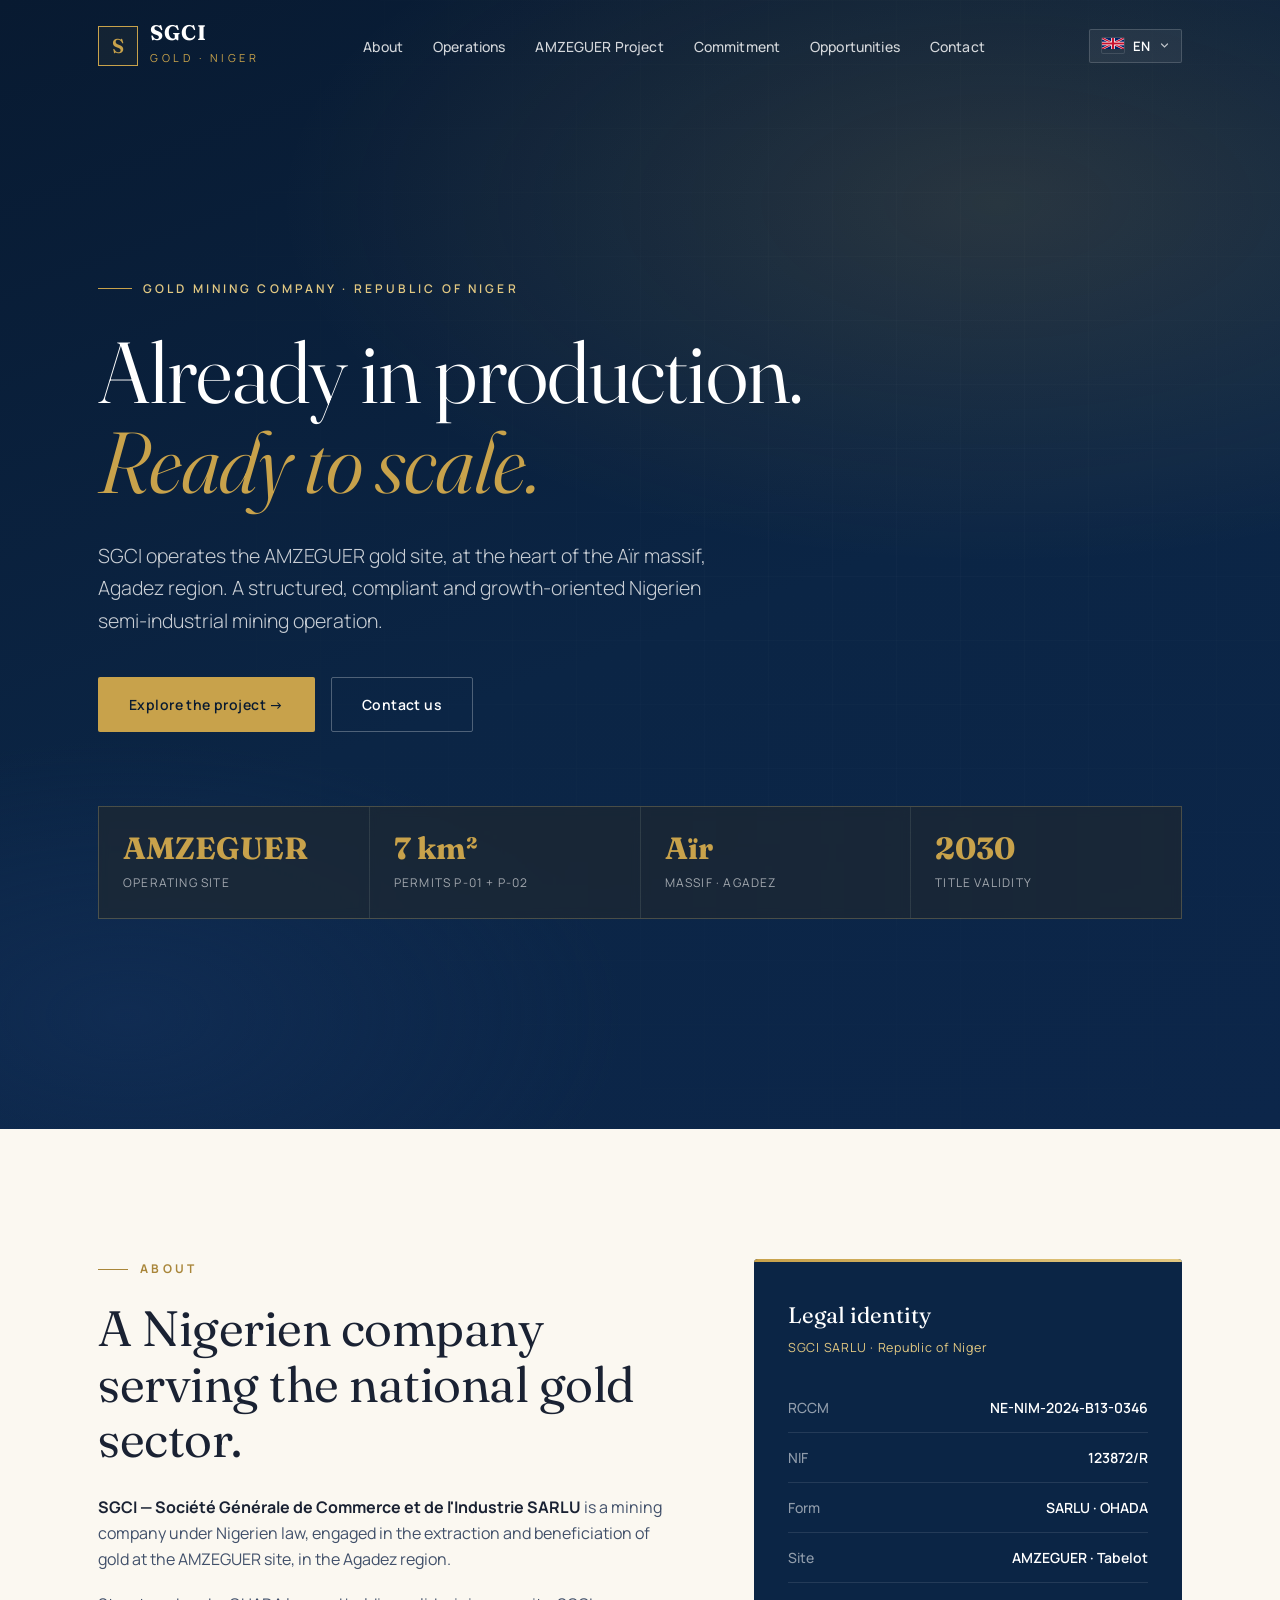
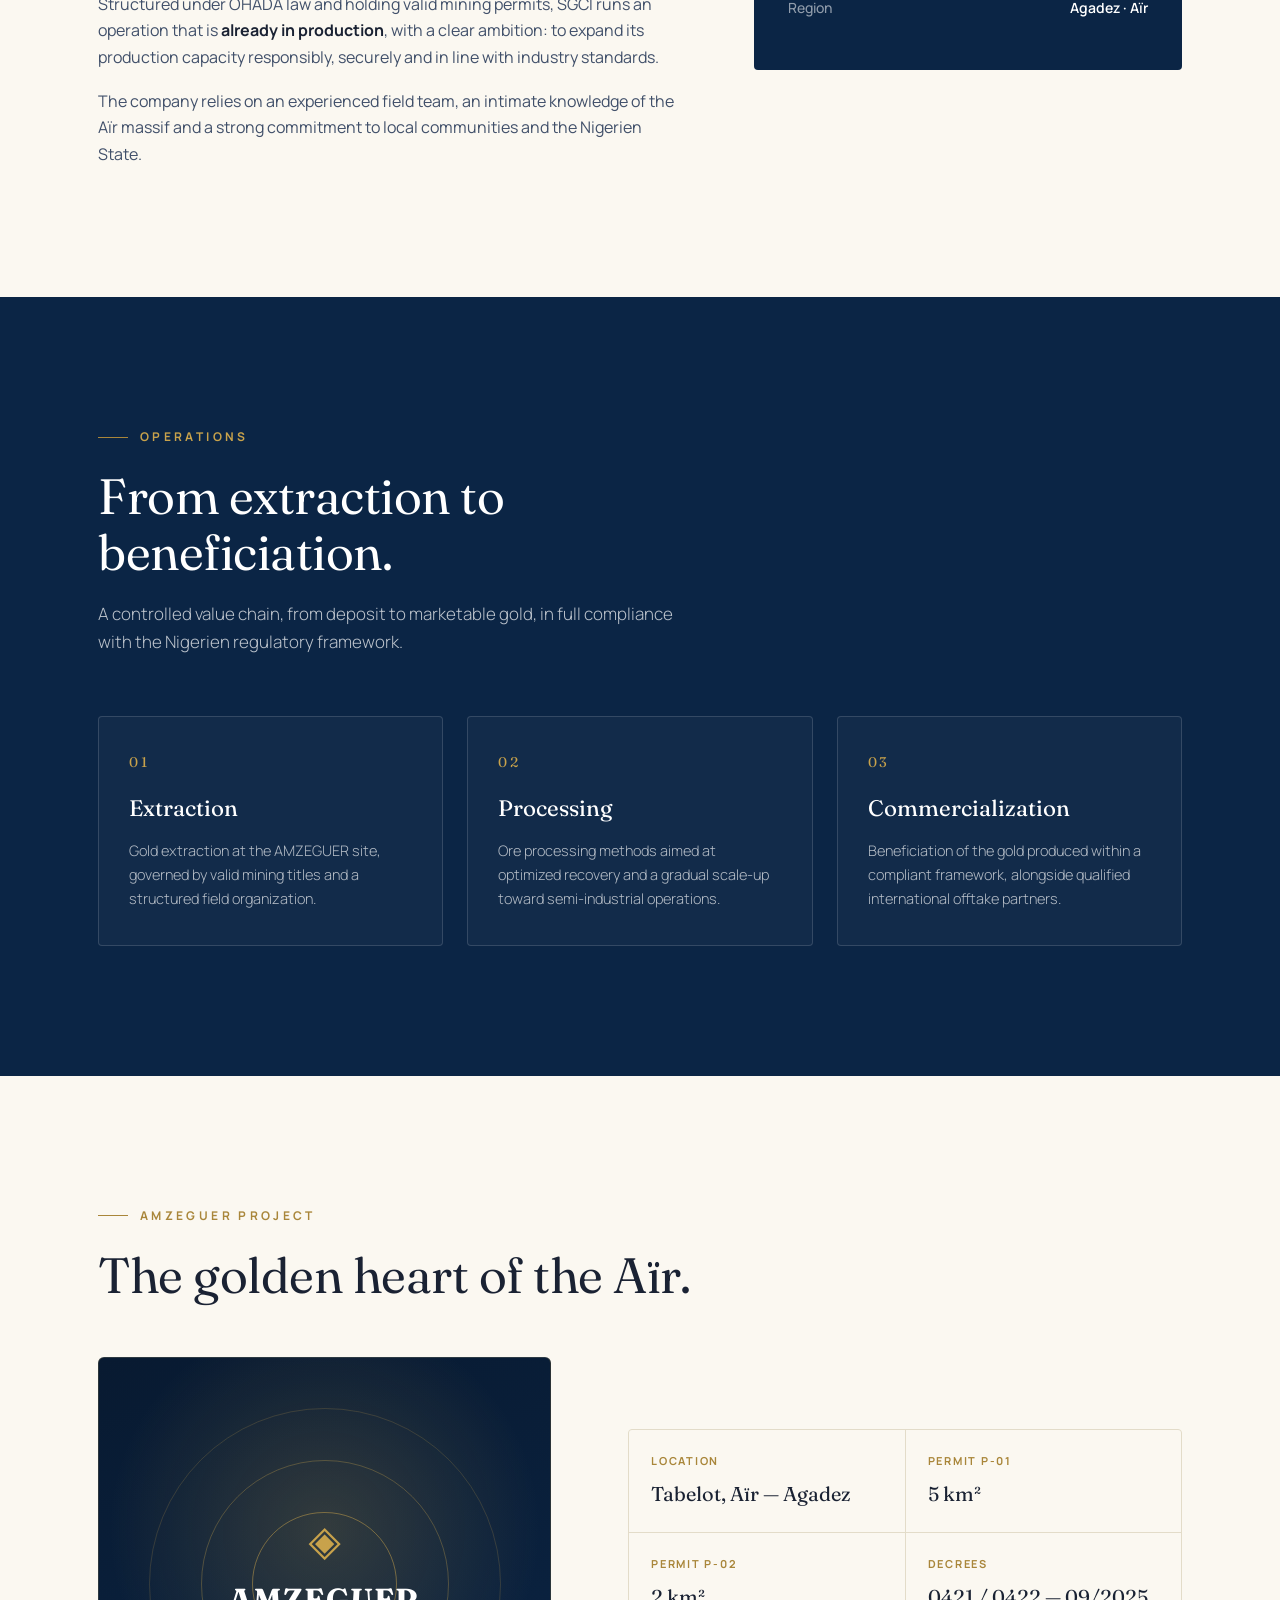
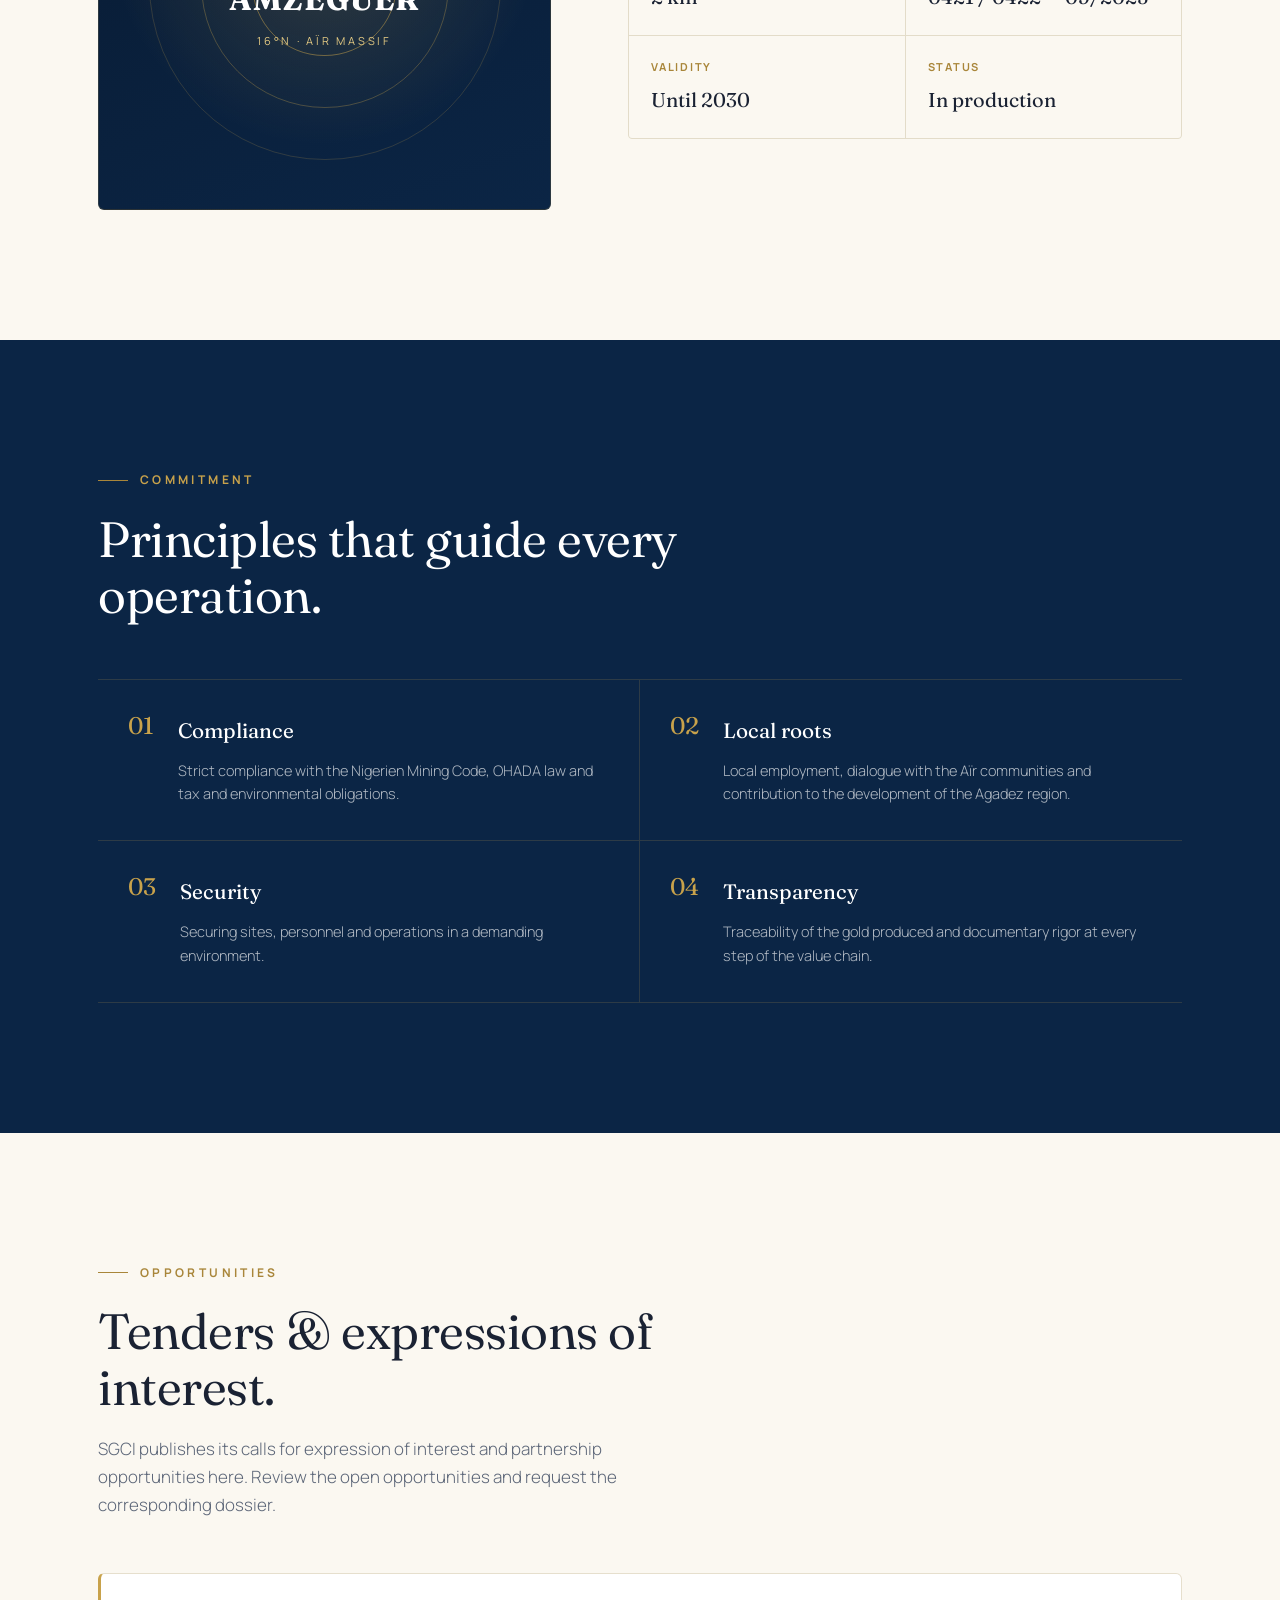
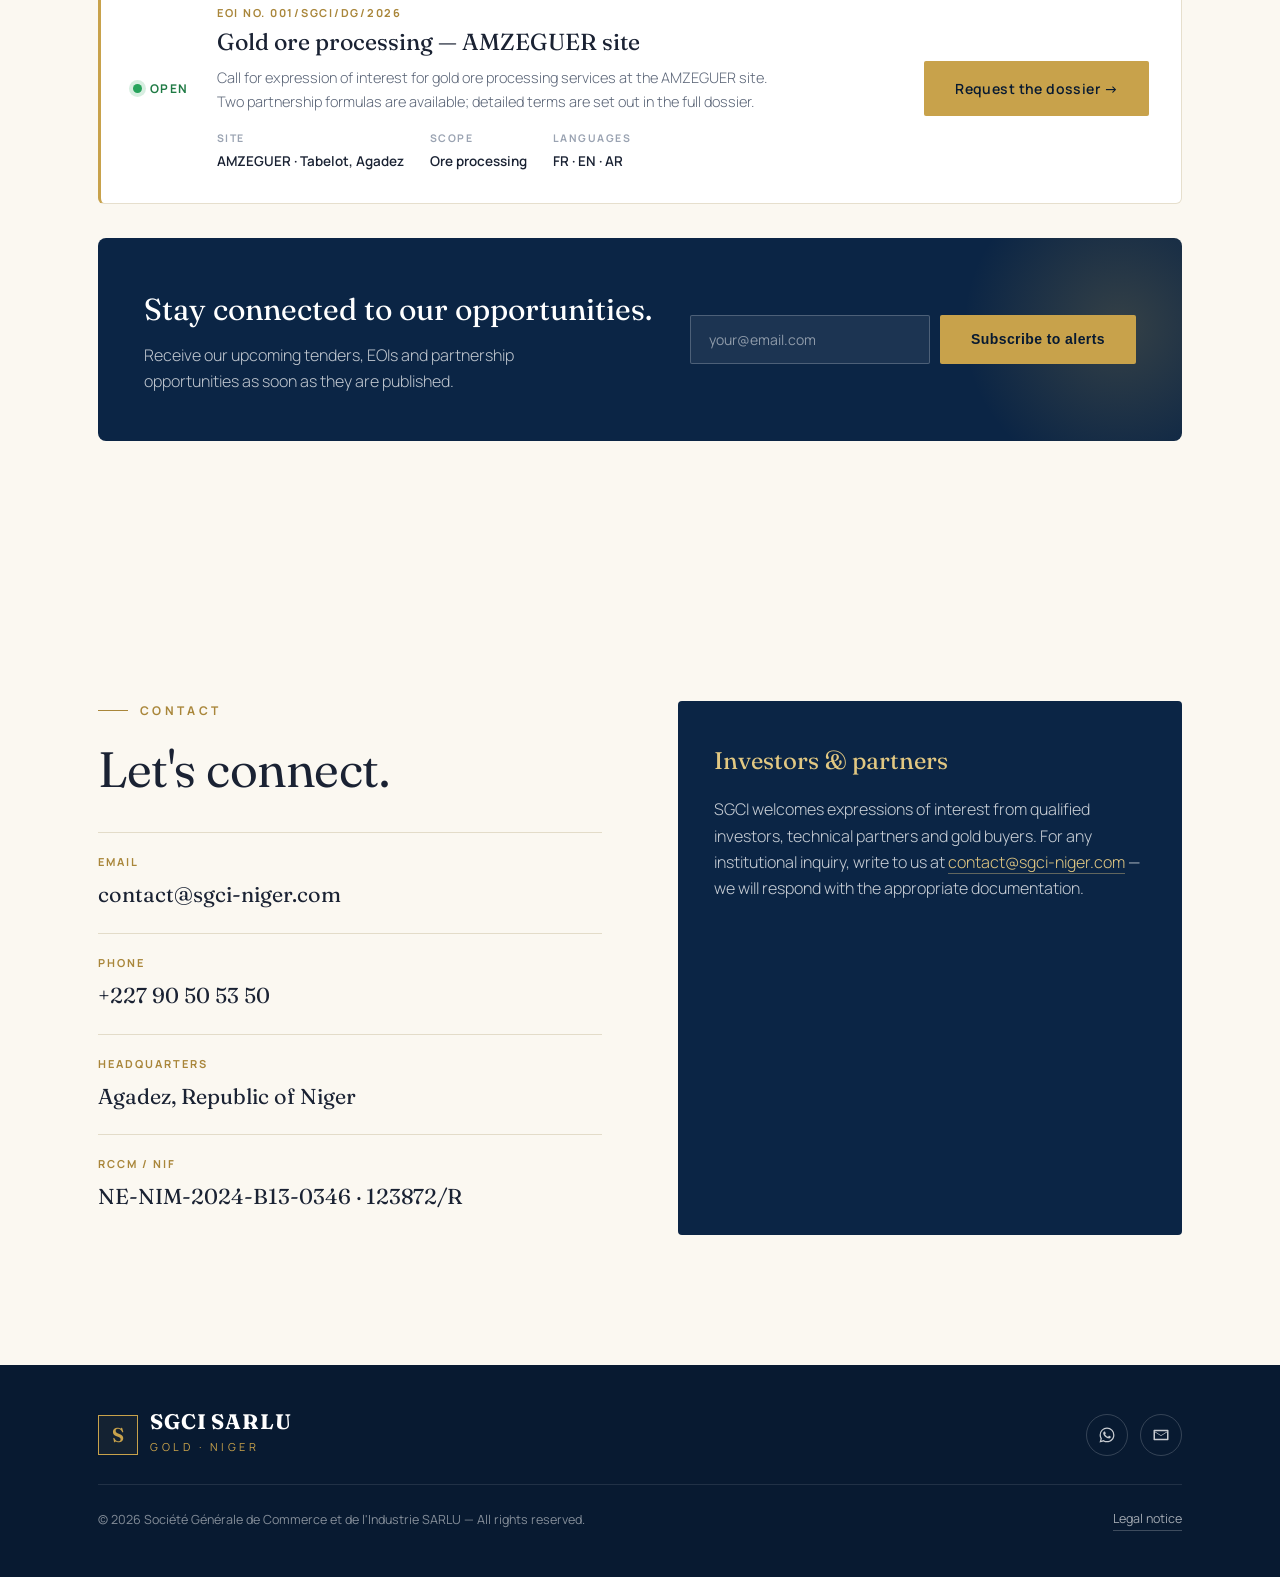
<file: src/index.html>
<!DOCTYPE html>
<html lang="fr" dir="ltr">
<head>
<meta charset="UTF-8" />
<meta name="viewport" content="width=device-width, initial-scale=1.0" />
<title>SGCI — Société Générale de Commerce et de l'Industrie | Mine d'or AMZEGUER, Niger</title>
<meta name="description" id="meta-desc" content="SGCI SARLU — société minière aurifère nigérienne. Exploitation semi-industrielle du site AMZEGUER, massif de l'Aïr, région d'Agadez. Déjà en production." />
<meta name="theme-color" content="#0B2545" />
<meta property="og:type" content="website" />
<meta property="og:title" content="SGCI — Mine d'or AMZEGUER, Niger" />
<meta property="og:description" content="Société minière aurifère nigérienne. Déjà en production. Prête pour l'échelle." />
<meta property="og:url" content="https://sgci-niger.com" />
<link rel="canonical" href="https://sgci-niger.com" />
<link rel="alternate" hreflang="fr" href="https://sgci-niger.com" />
<link rel="alternate" hreflang="en" href="https://sgci-niger.com" />
<link rel="alternate" hreflang="ar" href="https://sgci-niger.com" />
<link rel="preconnect" href="https://fonts.googleapis.com" />
<link rel="preconnect" href="https://fonts.gstatic.com" crossorigin />
<link href="https://fonts.googleapis.com/css2?family=Fraunces:ital,opsz,wght@0,9..144,300..700;1,9..144,300..600&family=Manrope:wght@300..700&family=Reem+Kufi:wght@400..700&family=Tajawal:wght@300;400;500;700&display=swap" rel="stylesheet" />
<style>
  :root{
    --navy:#0B2545;
    --navy-deep:#081a31;
    --navy-soft:#13305a;
    --navy-line:rgba(200,162,75,.18);
    --gold:#c8a24b;
    --gold-light:#e2c882;
    --gold-deep:#a9863a;
    --cream:#f4efe4;
    --bone:#fbf8f1;
    --ink:#1a2233;
    --muted:#5c6678;
    --font-display:'Fraunces',Georgia,serif;
    --font-body:'Manrope',system-ui,sans-serif;
    --maxw:1180px;
  }
  *{box-sizing:border-box;margin:0;padding:0}
  html{scroll-behavior:smooth}
  body{
    font-family:var(--font-body);
    color:var(--ink);
    background:var(--bone);
    line-height:1.65;
    -webkit-font-smoothing:antialiased;
    overflow-x:hidden;
  }
  /* Arabic typography */
  html[lang="ar"]{--font-display:'Reem Kufi',serif;--font-body:'Tajawal',system-ui,sans-serif}
  html[lang="ar"] body{line-height:1.9}
  html[dir="rtl"] .nav-links{flex-direction:row-reverse}
  html[dir="rtl"] .hero-cta,
  html[dir="rtl"] .brand{flex-direction:row-reverse}

  a{color:inherit;text-decoration:none}
  img,svg{display:block;max-width:100%}
  .wrap{max-width:var(--maxw);margin-inline:auto;padding-inline:clamp(20px,5vw,48px)}

  /* ---------- HEADER ---------- */
  header{
    position:fixed;inset-block-start:0;inset-inline:0;z-index:100;
    transition:background .4s ease,box-shadow .4s ease,padding .4s ease;
    padding-block:22px;
  }
  header.scrolled{
    background:rgba(8,26,49,.94);
    backdrop-filter:blur(14px);
    padding-block:14px;
    box-shadow:0 1px 0 var(--navy-line);
  }
  .nav-inner{display:flex;align-items:center;justify-content:space-between;gap:24px}
  .brand{display:flex;align-items:center;gap:12px}
  .brand-mark{
    width:40px;height:40px;border:1.5px solid var(--gold);
    display:grid;place-items:center;color:var(--gold);
    font-family:var(--font-display);font-weight:600;font-size:20px;
    background:rgba(200,162,75,.06);
  }
  .brand-txt b{color:#fff;font-family:var(--font-display);font-size:21px;letter-spacing:.04em;display:block;line-height:1}
  .brand-txt span{color:var(--gold);font-size:11px;letter-spacing:.32em;text-transform:uppercase}
  .nav-links{display:flex;align-items:center;gap:30px;list-style:none}
  .nav-links a{color:rgba(255,255,255,.82);font-size:14px;font-weight:500;letter-spacing:.01em;transition:color .25s;position:relative}
  .nav-links a::after{content:"";position:absolute;inset-block-end:-6px;inset-inline-start:0;width:0;height:1px;background:var(--gold);transition:width .3s}
  .nav-links a:hover{color:#fff}
  .nav-links a:hover::after{width:100%}

  /* language switcher */
  .lang{position:relative}
  .lang-btn{
    display:flex;align-items:center;gap:9px;cursor:pointer;
    background:rgba(255,255,255,.06);border:1px solid rgba(255,255,255,.16);
    color:#fff;padding:7px 12px;font-family:var(--font-body);font-size:13px;font-weight:600;
    letter-spacing:.04em;transition:border-color .25s,background .25s;border-radius:2px;
  }
  .lang-btn:hover{border-color:var(--gold);background:rgba(200,162,75,.12)}
  .lang-btn .flag{width:22px;height:15px;border-radius:1px;overflow:hidden;flex:0 0 auto;box-shadow:0 0 0 1px rgba(255,255,255,.12)}
  .lang-btn .chev{width:9px;height:9px;opacity:.7;transition:transform .25s}
  .lang.open .lang-btn .chev{transform:rotate(180deg)}
  .lang-menu{
    position:absolute;inset-block-start:calc(100% + 10px);inset-inline-end:0;min-width:170px;
    background:#0e2444;border:1px solid var(--navy-line);border-radius:4px;
    box-shadow:0 18px 50px rgba(0,0,0,.45);overflow:hidden;
    opacity:0;visibility:hidden;transform:translateY(-8px);transition:.25s;
  }
  .lang.open .lang-menu{opacity:1;visibility:visible;transform:translateY(0)}
  .lang-opt{display:flex;align-items:center;gap:12px;padding:11px 15px;cursor:pointer;color:rgba(255,255,255,.85);font-size:14px;font-weight:500;transition:background .2s}
  .lang-opt .flag{width:26px;height:18px;border-radius:2px;overflow:hidden;flex:0 0 auto;box-shadow:0 0 0 1px rgba(255,255,255,.12)}
  .lang-opt:hover{background:rgba(200,162,75,.14);color:#fff}
  .lang-opt.active{color:var(--gold)}
  .lang-opt .tick{margin-inline-start:auto;color:var(--gold);font-size:13px}

  .burger{display:none;flex-direction:column;gap:5px;cursor:pointer;padding:6px}
  .burger span{width:24px;height:2px;background:#fff;transition:.3s}

  /* ---------- HERO ---------- */
  .hero{
    position:relative;min-height:100vh;display:flex;align-items:center;
    background:
      radial-gradient(1200px 600px at 78% 18%,rgba(200,162,75,.16),transparent 60%),
      radial-gradient(900px 500px at 10% 90%,rgba(19,48,90,.6),transparent 55%),
      linear-gradient(160deg,var(--navy-deep),var(--navy) 55%,#0c264a);
    color:#fff;overflow:hidden;
  }
  .hero::before{
    content:"";position:absolute;inset:0;
    background-image:linear-gradient(rgba(255,255,255,.03) 1px,transparent 1px),linear-gradient(90deg,rgba(255,255,255,.03) 1px,transparent 1px);
    background-size:64px 64px;
    -webkit-mask-image:radial-gradient(circle at 70% 40%,#000,transparent 75%);
            mask-image:radial-gradient(circle at 70% 40%,#000,transparent 75%);
    opacity:.6;
  }
  .hero-inner{position:relative;z-index:2;padding-block:140px 80px;width:100%}
  .eyebrow{
    display:inline-flex;align-items:center;gap:11px;font-size:12px;letter-spacing:.26em;
    text-transform:uppercase;color:var(--gold-light);font-weight:600;margin-block-end:30px;
  }
  .eyebrow::before{content:"";width:34px;height:1px;background:var(--gold)}
  .hero h1{
    font-family:var(--font-display);font-weight:340;font-size:clamp(2.7rem,7vw,5.4rem);
    line-height:1.04;letter-spacing:-.01em;max-width:16ch;
  }
  .hero h1 em{font-style:italic;color:var(--gold);display:block}
  html[lang="ar"] .hero h1{font-weight:600;letter-spacing:0}
  html[lang="ar"] .hero h1 em{font-style:normal}
  .hero p.lead{margin-block:32px 40px;font-size:clamp(1.05rem,1.6vw,1.22rem);color:rgba(255,255,255,.78);max-width:54ch;font-weight:300}
  .hero-cta{display:flex;gap:16px;flex-wrap:wrap}
  .btn{
    display:inline-flex;align-items:center;gap:10px;padding:15px 30px;font-size:14px;font-weight:600;
    letter-spacing:.03em;border-radius:2px;transition:.3s;cursor:pointer;border:1px solid transparent;
  }
  .btn-gold{background:var(--gold);color:var(--navy-deep)}
  .btn-gold:hover{background:var(--gold-light);transform:translateY(-2px)}
  .btn-ghost{border-color:rgba(255,255,255,.28);color:#fff}
  .btn-ghost:hover{border-color:var(--gold);color:var(--gold-light)}

  .hero-stats{
    display:grid;grid-template-columns:repeat(4,1fr);gap:1px;margin-block-start:74px;
    background:var(--navy-line);border:1px solid var(--navy-line);
  }
  .stat{background:rgba(8,22,42,.55);padding:26px 24px;backdrop-filter:blur(4px)}
  .stat b{font-family:var(--font-display);font-size:clamp(1.5rem,2.4vw,2rem);color:var(--gold);display:block;line-height:1}
  .stat span{font-size:12px;letter-spacing:.1em;text-transform:uppercase;color:rgba(255,255,255,.6);margin-block-start:9px;display:block}

  /* ---------- SECTION COMMON ---------- */
  section{padding-block:clamp(70px,11vw,130px)}
  .sec-eyebrow{font-size:12px;letter-spacing:.28em;text-transform:uppercase;color:var(--gold-deep);font-weight:700;display:flex;align-items:center;gap:12px;margin-block-end:22px}
  .sec-eyebrow::before{content:"";width:30px;height:1px;background:var(--gold-deep)}
  h2.sec-title{font-family:var(--font-display);font-weight:380;font-size:clamp(1.9rem,4vw,3.1rem);line-height:1.12;letter-spacing:-.01em;max-width:20ch}
  html[lang="ar"] h2.sec-title{font-weight:600;letter-spacing:0}
  .lead-2{color:var(--muted);font-size:1.06rem;max-width:60ch;margin-block-start:20px;font-weight:300}

  .dark{background:var(--navy);color:#fff}
  .dark .sec-eyebrow,.dark .sec-eyebrow::before{color:var(--gold)}
  .dark .lead-2{color:rgba(255,255,255,.72)}

  /* about */
  .about-grid{display:grid;grid-template-columns:1.15fr .85fr;gap:clamp(40px,6vw,90px);align-items:start}
  .about-body p{margin-block-start:18px;color:#41506a}
  .about-body p:first-child{margin-block-start:26px}
  .about-body strong{color:var(--ink)}
  .legal-card{background:var(--navy);color:#fff;padding:38px 34px;border-radius:4px;position:relative;overflow:hidden}
  .legal-card::before{content:"";position:absolute;inset-block-start:0;inset-inline-start:0;width:100%;height:3px;background:linear-gradient(90deg,var(--gold),var(--gold-light))}
  .legal-card h3{font-family:var(--font-display);font-weight:400;font-size:1.4rem;color:#fff}
  .legal-card .sub{font-size:12.5px;letter-spacing:.06em;color:var(--gold-light);margin-block:4px 24px}
  .legal-row{display:flex;justify-content:space-between;gap:20px;padding-block:13px;border-block-end:1px solid rgba(255,255,255,.1);font-size:14px}
  .legal-row:last-child{border:0}
  .legal-row .k{color:rgba(255,255,255,.55);font-weight:500}
  .legal-row .v{color:#fff;font-weight:600;text-align:end}

  /* activity cards */
  .cards{display:grid;grid-template-columns:repeat(3,1fr);gap:24px;margin-block-start:60px}
  .card{padding:34px 30px;border:1px solid rgba(255,255,255,.14);border-radius:4px;background:rgba(255,255,255,.03);transition:.35s;position:relative}
  .card:hover{background:rgba(200,162,75,.07);border-color:var(--gold);transform:translateY(-4px)}
  .card .num{font-family:var(--font-display);font-size:14px;color:var(--gold);letter-spacing:.2em}
  .card h3{font-family:var(--font-display);font-weight:420;font-size:1.4rem;margin-block:16px 12px;color:#fff}
  html[lang="ar"] .card h3,html[lang="ar"] .legal-card h3{font-weight:700}
  .card p{color:rgba(255,255,255,.68);font-size:14.5px;font-weight:300}

  /* project */
  .proj-grid{display:grid;grid-template-columns:.9fr 1.1fr;gap:clamp(40px,6vw,80px);align-items:center}
  .proj-emblem{
    aspect-ratio:1;border:1px solid var(--navy-line);border-radius:6px;
    background:
      radial-gradient(circle at 50% 38%,rgba(200,162,75,.22),transparent 60%),
      linear-gradient(160deg,var(--navy-deep),var(--navy));
    display:grid;place-items:center;position:relative;overflow:hidden;color:#fff;text-align:center;
  }
  .proj-emblem .rings{position:absolute;inset:0;display:grid;place-items:center}
  .proj-emblem .rings span{position:absolute;border:1px solid rgba(200,162,75,.2);border-radius:50%}
  .proj-emblem .rings span:nth-child(1){width:78%;height:78%}
  .proj-emblem .rings span:nth-child(2){width:55%;height:55%;border-color:rgba(200,162,75,.32)}
  .proj-emblem .rings span:nth-child(3){width:32%;height:32%;border-color:rgba(200,162,75,.5)}
  .proj-emblem .core{position:relative;z-index:2}
  .proj-emblem .diamond{font-size:42px;color:var(--gold);line-height:1}
  .proj-emblem b{display:block;font-family:var(--font-display);font-size:1.9rem;letter-spacing:.04em;margin-block-start:14px}
  .proj-emblem small{display:block;font-size:11px;letter-spacing:.25em;color:var(--gold-light);margin-block-start:8px}
  .proj-data{display:grid;grid-template-columns:1fr 1fr;gap:1px;background:#e3dcc9;border:1px solid #e3dcc9;border-radius:4px;overflow:hidden}
  .proj-cell{background:var(--bone);padding:22px 22px}
  .proj-cell .k{font-size:11px;letter-spacing:.16em;text-transform:uppercase;color:var(--gold-deep);font-weight:700}
  .proj-cell .v{font-family:var(--font-display);font-size:1.25rem;color:var(--ink);margin-block-start:7px}

  /* values */
  .values-grid{display:grid;grid-template-columns:repeat(2,1fr);gap:0;margin-block-start:56px;border-block-start:1px solid var(--navy-line)}
  .value{display:flex;gap:24px;padding:34px 30px;border-block-end:1px solid var(--navy-line);border-inline-end:1px solid var(--navy-line)}
  .value:nth-child(2n){border-inline-end:0}
  .value .vn{font-family:var(--font-display);font-size:1.5rem;color:var(--gold);flex:0 0 auto;line-height:1}
  .value h3{font-family:var(--font-display);font-weight:420;font-size:1.3rem;color:#fff;margin-block-end:10px}
  .value p{color:rgba(255,255,255,.68);font-size:14.5px;font-weight:300}

  /* contact */
  .contact-grid{display:grid;grid-template-columns:1fr 1fr;gap:clamp(40px,6vw,80px);align-items:start}
  .contact-list{margin-block-start:34px}
  .contact-item{padding-block:20px;border-block-start:1px solid #e3dcc9}
  .contact-item .k{font-size:11px;letter-spacing:.18em;text-transform:uppercase;color:var(--gold-deep);font-weight:700}
  .contact-item .v{font-family:var(--font-display);font-size:1.35rem;color:var(--ink);margin-block-start:6px}
  .contact-item .v a:hover{color:var(--gold-deep)}
  .invest{background:var(--navy);color:#fff;padding:40px 36px;border-radius:4px;align-self:stretch}
  .invest h3{font-family:var(--font-display);font-weight:420;font-size:1.5rem;color:var(--gold-light);margin-block-end:16px}
  .invest p{color:rgba(255,255,255,.78);font-weight:300}
  .invest p a{color:var(--gold-light);border-block-end:1px solid rgba(226,200,130,.4)}

  /* footer */
  footer{background:var(--navy-deep);color:#fff;padding-block:46px}
  .foot-inner{display:flex;align-items:center;justify-content:space-between;gap:24px;flex-wrap:wrap}
  .foot-brand{display:flex;align-items:center;gap:12px}
  .foot-copy{font-size:12.5px;color:rgba(255,255,255,.5);max-width:60ch}

  /* reveal */
  .reveal{opacity:0;transform:translateY(26px);transition:opacity .8s ease,transform .8s ease}
  .reveal.in{opacity:1;transform:none}

  /* opportunities */
  .opp-list{margin-block-start:54px;display:grid;gap:22px}
  .opp-card{
    display:grid;grid-template-columns:auto 1fr auto;align-items:center;gap:28px;
    background:#fff;border:1px solid #e6dfcd;border-inline-start:3px solid var(--gold);
    border-radius:6px;padding:30px 32px;transition:.3s;
  }
  .opp-card:hover{box-shadow:0 18px 44px rgba(11,37,69,.1);transform:translateY(-3px)}
  .opp-status{display:flex;align-items:center;gap:8px;font-size:12px;font-weight:700;letter-spacing:.12em;text-transform:uppercase;color:#1f7a44;white-space:nowrap}
  .opp-status .dot{width:9px;height:9px;border-radius:50%;background:#27a35b;box-shadow:0 0 0 4px rgba(39,163,91,.18)}
  .opp-ref{font-size:11px;letter-spacing:.16em;text-transform:uppercase;color:var(--gold-deep);font-weight:700}
  .opp-body h3{font-family:var(--font-display);font-weight:440;font-size:1.45rem;color:var(--ink);margin-block:6px 10px;line-height:1.2}
  html[lang="ar"] .opp-body h3{font-weight:700}
  .opp-body p{color:var(--muted);font-size:14.5px;font-weight:300;max-width:62ch}
  .opp-meta{display:flex;flex-wrap:wrap;gap:26px;margin-block-start:16px}
  .opp-meta span{display:flex;flex-direction:column;gap:3px}
  .opp-meta b{font-size:10.5px;letter-spacing:.14em;text-transform:uppercase;color:#9aa3b2;font-weight:700}
  .opp-meta i{font-style:normal;font-size:13.5px;color:var(--ink);font-weight:600}
  .opp-cta{white-space:nowrap}

  /* subscribe */
  .subscribe{
    margin-block-start:34px;background:var(--navy);border-radius:8px;color:#fff;
    padding:clamp(30px,4vw,46px);display:flex;align-items:center;justify-content:space-between;
    gap:36px;flex-wrap:wrap;position:relative;overflow:hidden;
  }
  .subscribe::before{content:"";position:absolute;inset-block-start:-40%;inset-inline-end:-10%;width:340px;height:340px;border-radius:50%;background:radial-gradient(circle,rgba(200,162,75,.22),transparent 65%)}
  .sub-txt{position:relative;z-index:2}
  .sub-txt h3{font-family:var(--font-display);font-weight:420;font-size:clamp(1.4rem,2.4vw,1.9rem);color:#fff}
  html[lang="ar"] .sub-txt h3{font-weight:600}
  .sub-txt p{color:rgba(255,255,255,.74);font-weight:300;margin-block-start:8px;max-width:46ch}
  .sub-form{position:relative;z-index:2;display:flex;gap:10px;flex-wrap:wrap}
  .sub-form input{
    background:rgba(255,255,255,.07);border:1px solid rgba(255,255,255,.22);color:#fff;
    padding:14px 18px;border-radius:2px;font-family:var(--font-body);font-size:14px;min-width:240px;
  }
  .sub-form input::placeholder{color:rgba(255,255,255,.5)}
  .sub-form input:focus{outline:none;border-color:var(--gold)}

  /* footer + socials */
  .foot-top{display:flex;align-items:center;justify-content:space-between;gap:24px;flex-wrap:wrap;padding-block-end:26px;border-block-end:1px solid rgba(255,255,255,.1)}
  .foot-bottom{padding-block-start:24px}
  .socials{display:flex;gap:12px}
  .soc{
    width:42px;height:42px;display:grid;place-items:center;border-radius:50%;
    border:1px solid rgba(255,255,255,.18);color:rgba(255,255,255,.78);transition:.28s;
  }
  .soc svg{width:18px;height:18px;fill:currentColor}
  .soc:hover{background:var(--gold);border-color:var(--gold);color:var(--navy-deep);transform:translateY(-3px)}
  .foot-copy{font-size:12.5px;color:rgba(255,255,255,.5);max-width:70ch}

  /* responsive */
  @media(max-width:900px){
    .nav-links{
      position:fixed;inset-block-start:0;inset-inline-end:0;height:100vh;width:min(78vw,320px);
      flex-direction:column;align-items:flex-start;justify-content:center;gap:26px;
      background:var(--navy-deep);padding:60px 40px;transform:translateX(110%);transition:transform .4s;z-index:90;
    }
    html[dir="rtl"] .nav-links{inset-inline-end:auto;inset-inline-start:0;transform:translateX(-110%)}
    .nav-links.show{transform:translateX(0)}
    .nav-links a{font-size:18px}
    .burger{display:flex}
    .about-grid,.proj-grid,.contact-grid{grid-template-columns:1fr}
    .cards{grid-template-columns:1fr}
    .values-grid{grid-template-columns:1fr}
    .value{border-inline-end:0}
    .hero-stats{grid-template-columns:repeat(2,1fr)}
    .opp-card{grid-template-columns:1fr;gap:18px}
    .opp-cta{justify-self:start}
    .subscribe{flex-direction:column;align-items:flex-start}
    .sub-form{width:100%}
    .sub-form input{flex:1;min-width:0}
  }
  @media(max-width:520px){
    .hero-stats{grid-template-columns:1fr 1fr}
    .proj-data{grid-template-columns:1fr}
    .brand-txt span{display:none}
  }

  /* skip link, accessibility */
  .skip{position:absolute;inset-inline-start:-999px;inset-block-start:0;z-index:200;background:var(--gold);color:var(--navy-deep);padding:10px 16px;font-weight:700;font-size:14px}
  .skip:focus{inset-inline-start:12px;inset-block-start:12px}
  @media (prefers-reduced-motion:reduce){
    html{scroll-behavior:auto}
    *,*::before,*::after{animation:none!important;transition:none!important}
    .reveal{opacity:1;transform:none}
  }
  /* subscribe confirmation, footer legal link */
  .sub-ok{display:none;flex-basis:100%;color:var(--gold-light);font-size:14px;font-weight:500}
  .sub-ok.show{display:block}
  .foot-bottom{display:flex;align-items:center;justify-content:space-between;gap:18px;flex-wrap:wrap}
  .foot-legal{font-size:12.5px;color:rgba(255,255,255,.62);border-block-end:1px solid rgba(255,255,255,.22);transition:color .25s,border-color .25s}
  .foot-legal:hover{color:var(--gold-light);border-color:var(--gold)}
  /* menu: keep entries on one line between tablet and desktop widths */
  .nav-links a,.brand-txt span{white-space:nowrap}
  @media(min-width:901px) and (max-width:1160px){.nav-links{gap:18px}.nav-links a{font-size:13.5px}.nav-inner{gap:16px}}
  /* news */
  .news{background:var(--cream)}
  .news-grid{margin-block-start:54px;display:grid;grid-template-columns:repeat(3,1fr);gap:26px}
  .news-card{background:#fff;border:1px solid #e6dfcd;border-radius:6px;overflow:hidden;display:flex;flex-direction:column;transition:box-shadow .3s,transform .3s}
  .news-card:hover{box-shadow:0 18px 44px rgba(11,37,69,.1);transform:translateY(-3px)}
  .news-img{display:block;aspect-ratio:16/10;overflow:hidden;background:var(--navy)}
  .news-img img{width:100%;height:100%;object-fit:cover;display:block;transition:transform .6s ease}
  .news-card:hover .news-img img{transform:scale(1.03)}
  .news-body{padding:26px 28px 30px;display:flex;flex-direction:column;gap:10px;flex:1}
  .news-body h3{font-family:var(--font-display);font-weight:440;font-size:1.3rem;line-height:1.22;color:var(--ink)}
  html[lang="ar"] .news-body h3{font-weight:700}
  .news-body h3 a{color:inherit}
  .news-body p{color:var(--muted);font-size:14.5px;font-weight:300}
  .news-more{margin-block-start:auto;padding-block-start:8px;font-size:12px;font-weight:700;letter-spacing:.14em;text-transform:uppercase;color:var(--gold-deep)}
  .news-more:hover{color:var(--navy)}
  .news-card.feature{grid-column:1/-1;display:grid;grid-template-columns:1.15fr 1fr}
  .news-card.feature .news-img{aspect-ratio:auto;min-height:340px}
  .news-card.feature .news-body{padding:clamp(28px,4vw,48px);justify-content:center;gap:14px}
  .news-card.feature .news-body h3{font-size:clamp(1.45rem,2.4vw,2rem)}
  .news-card.feature .news-body p{font-size:15.5px}
  .news-card.feature .news-more{margin-block-start:10px}
  @media(max-width:900px){
    .news-grid{grid-template-columns:1fr}
    .news-card.feature{grid-template-columns:1fr}
    .news-card.feature .news-img{aspect-ratio:16/10;min-height:0}
  }
</style>
</head>
<body>

<!-- ===== HIDDEN SVG FLAG DEFS ===== -->
<svg width="0" height="0" style="position:absolute" aria-hidden="true">
  <defs>
    <!-- France -->
    <g id="flag-fr-src"><rect width="8" height="16" x="0" fill="#0b2570"/><rect width="8" height="16" x="8" fill="#fff"/><rect width="8" height="16" x="16" fill="#e1112c"/></g>
    <!-- UK -->
    <g id="flag-gb-src"><clipPath id="gbclip"><rect width="60" height="30"/></clipPath><g clip-path="url(#gbclip)"><rect width="60" height="30" fill="#012169"/><path d="M0,0 60,30 M60,0 0,30" stroke="#fff" stroke-width="6"/><path d="M0,0 60,30 M60,0 0,30" stroke="#C8102E" stroke-width="4"/><path d="M30,0 V30 M0,15 H60" stroke="#fff" stroke-width="10"/><path d="M30,0 V30 M0,15 H60" stroke="#C8102E" stroke-width="6"/></g></g>
    <!-- Saudi Arabia -->
    <g id="flag-sa-src"><rect width="24" height="16" fill="#006c35"/><rect x="3.5" y="10.6" width="17" height="1" rx="0.5" fill="#fff"/><rect x="3.5" y="11.6" width="2" height="0.9" rx="0.4" fill="#fff"/><rect x="5" y="4.8" width="14" height="2.2" rx="0.4" fill="#fff"/></g>
  </defs>
</svg>

<a class="skip" href="#main" data-i18n="skip">Aller au contenu</a>
<header id="hdr">
  <div class="wrap nav-inner">
    <a href="#top" class="brand">
      <div class="brand-mark">S</div>
      <div class="brand-txt"><b>SGCI</b><span data-i18n="brand.sub">Or · Niger</span></div>
    </a>
    <ul class="nav-links" id="navlinks">
      <li><a href="#about" data-i18n="nav.about">Présentation</a></li>
      <li><a href="#activity" data-i18n="nav.activity">Activité</a></li>
      <li><a href="#project" data-i18n="nav.project">Projet AMZEGUER</a></li>
      <li><a href="#values" data-i18n="nav.values">Engagement</a></li>
      <!-- NEWS:NAV -->
      <li><a href="#opportunities" data-i18n="nav.opps">Opportunités</a></li>
      <li><a href="#contact" data-i18n="nav.contact">Contact</a></li>
    </ul>
    <div style="display:flex;align-items:center;gap:14px">
      <div class="lang" id="lang">
        <button class="lang-btn" id="langBtn" aria-haspopup="true" aria-expanded="false">
          <span class="flag"><svg viewBox="0 0 24 16"><use href="#flag-fr-src"/></svg></span>
          <span id="langCode">FR</span>
          <svg class="chev" viewBox="0 0 12 12"><path d="M2 4l4 4 4-4" stroke="currentColor" stroke-width="1.6" fill="none" stroke-linecap="round"/></svg>
        </button>
        <div class="lang-menu" id="langMenu" role="menu">
          <div class="lang-opt" data-lang="fr" role="menuitem"><span class="flag"><svg viewBox="0 0 24 16"><use href="#flag-fr-src"/></svg></span>Français<span class="tick">✓</span></div>
          <div class="lang-opt" data-lang="en" role="menuitem"><span class="flag"><svg viewBox="0 0 60 30"><use href="#flag-gb-src"/></svg></span>English<span class="tick">✓</span></div>
          <div class="lang-opt" data-lang="ar" role="menuitem"><span class="flag"><svg viewBox="0 0 24 16"><use href="#flag-sa-src"/></svg></span>العربية<span class="tick">✓</span></div>
        </div>
      </div>
      <div class="burger" id="burger" aria-label="Menu"><span></span><span></span><span></span></div>
    </div>
  </div>
</header>

<main id="main">
<!-- ===== HERO ===== -->
<section class="hero" id="top">
  <div class="wrap hero-inner">
    <span class="eyebrow reveal" data-i18n="hero.badge">Société minière aurifère · République du Niger</span>
    <h1 class="reveal"><span data-i18n="hero.title1">Déjà en production.</span> <em data-i18n="hero.title2">Prête pour l'échelle.</em></h1>
    <p class="lead reveal" data-i18n="hero.text">SGCI exploite le site aurifère d'AMZEGUER, au cœur du massif de l'Aïr, région d'Agadez. Une opération minière semi-industrielle nigérienne, structurée, conforme et tournée vers la croissance.</p>
    <div class="hero-cta reveal">
      <a href="#project" class="btn btn-gold" data-i18n="hero.cta1">Découvrir le projet →</a>
      <a href="#contact" class="btn btn-ghost" data-i18n="hero.cta2">Nous contacter</a>
    </div>
    <div class="hero-stats reveal">
      <div class="stat"><b data-i18n="hero.s1v">AMZEGUER</b><span data-i18n="hero.s1l">Site d'exploitation</span></div>
      <div class="stat"><b data-i18n="hero.s2v">7 km²</b><span data-i18n="hero.s2l">Permis P-01 + P-02</span></div>
      <div class="stat"><b data-i18n="hero.s3v">Aïr</b><span data-i18n="hero.s3l">Massif · Agadez</span></div>
      <div class="stat"><b data-i18n="hero.s4v">2030</b><span data-i18n="hero.s4l">Validité des titres</span></div>
    </div>
  </div>
</section>

<!-- ===== ABOUT ===== -->
<section id="about">
  <div class="wrap about-grid">
    <div class="about-head reveal">
      <div class="sec-eyebrow" data-i18n="about.eyebrow">Présentation</div>
      <h2 class="sec-title" data-i18n="about.title">Une entreprise nigérienne au service de l'or national.</h2>
      <div class="about-body">
        <p data-i18n-html="about.p1"><strong>SGCI — Société Générale de Commerce et de l'Industrie SARLU</strong> est une société minière de droit nigérien, opérant dans l'exploitation et la valorisation de l'or sur le site d'AMZEGUER, dans la région d'Agadez.</p>
        <p data-i18n-html="about.p2">Structurée selon le droit OHADA et titulaire de permis d'exploitation en règle, SGCI conduit une activité <strong>déjà en production</strong>, avec une ambition claire : accroître ses capacités de production de manière responsable, sécurisée et conforme aux standards du secteur.</p>
        <p data-i18n="about.p3">L'entreprise s'appuie sur une équipe de terrain expérimentée, une connaissance fine du massif de l'Aïr et un engagement fort envers les communautés locales et l'État nigérien.</p>
      </div>
    </div>
    <div class="legal-card reveal">
      <h3 data-i18n="legal.title">Identité légale</h3>
      <div class="sub" data-i18n="legal.sub">SGCI SARLU · République du Niger</div>
      <div class="legal-row"><span class="k" data-i18n="legal.k1">RCCM</span><span class="v">NE-NIM-2024-B13-0346</span></div>
      <div class="legal-row"><span class="k" data-i18n="legal.k2">NIF</span><span class="v">123872/R</span></div>
      <div class="legal-row"><span class="k" data-i18n="legal.k3">Forme</span><span class="v" data-i18n="legal.v3">SARLU · OHADA</span></div>
      <div class="legal-row"><span class="k" data-i18n="legal.k4">Site</span><span class="v" data-i18n="legal.v4">AMZEGUER · Tabelot</span></div>
      <div class="legal-row"><span class="k" data-i18n="legal.k5">Région</span><span class="v" data-i18n="legal.v5">Agadez · Aïr</span></div>
    </div>
  </div>
</section>

<!-- ===== ACTIVITY ===== -->
<section id="activity" class="dark">
  <div class="wrap">
    <div class="reveal">
      <div class="sec-eyebrow" data-i18n="activity.eyebrow">Activité</div>
      <h2 class="sec-title" data-i18n="activity.title">De l'extraction à la valorisation.</h2>
      <p class="lead-2" data-i18n="activity.intro">Une chaîne d'activité maîtrisée, du gisement à l'or commercialisable, dans le respect du cadre réglementaire nigérien.</p>
    </div>
    <div class="cards">
      <div class="card reveal"><div class="num">01</div><h3 data-i18n="act.c1t">Exploitation</h3><p data-i18n="act.c1p">Extraction aurifère sur le site d'AMZEGUER, encadrée par des titres miniers valides et une organisation de terrain structurée.</p></div>
      <div class="card reveal"><div class="num">02</div><h3 data-i18n="act.c2t">Traitement</h3><p data-i18n="act.c2p">Procédés de traitement du minerai visant un rendement optimisé et une montée en échelle progressive vers le semi-industriel.</p></div>
      <div class="card reveal"><div class="num">03</div><h3 data-i18n="act.c3t">Commercialisation</h3><p data-i18n="act.c3p">Valorisation de l'or produit dans un cadre conforme, avec des partenaires d'offtake internationaux qualifiés.</p></div>
    </div>
  </div>
</section>

<!-- ===== PROJECT ===== -->
<section id="project">
  <div class="wrap">
    <div class="reveal" style="margin-block-end:54px">
      <div class="sec-eyebrow" data-i18n="project.eyebrow">Projet AMZEGUER</div>
      <h2 class="sec-title" data-i18n="project.title">Le cœur aurifère de l'Aïr.</h2>
    </div>
    <div class="proj-grid">
      <div class="proj-emblem reveal">
        <div class="rings"><span></span><span></span><span></span></div>
        <div class="core">
          <div class="diamond">◈</div>
          <b>AMZEGUER</b>
          <small data-i18n="project.tag">16°N · MASSIF DE L'AÏR</small>
        </div>
      </div>
      <div class="proj-data reveal">
        <div class="proj-cell"><div class="k" data-i18n="project.k1">Localisation</div><div class="v" data-i18n="project.v1">Tabelot, Aïr — Agadez</div></div>
        <div class="proj-cell"><div class="k" data-i18n="project.k2">Permis P-01</div><div class="v">5 km²</div></div>
        <div class="proj-cell"><div class="k" data-i18n="project.k3">Permis P-02</div><div class="v">2 km²</div></div>
        <div class="proj-cell"><div class="k" data-i18n="project.k4">Arrêtés</div><div class="v">0421 / 0422 — 09/2025</div></div>
        <div class="proj-cell"><div class="k" data-i18n="project.k5">Validité</div><div class="v" data-i18n="project.v5">Jusqu'en 2030</div></div>
        <div class="proj-cell"><div class="k" data-i18n="project.k6">Statut</div><div class="v" data-i18n="project.v6">En production</div></div>
      </div>
    </div>
  </div>
</section>

<!-- ===== VALUES ===== -->
<section id="values" class="dark">
  <div class="wrap">
    <div class="reveal">
      <div class="sec-eyebrow" data-i18n="values.eyebrow">Engagement</div>
      <h2 class="sec-title" data-i18n="values.title">Des principes qui guident chaque opération.</h2>
    </div>
    <div class="values-grid">
      <div class="value reveal"><div class="vn">01</div><div><h3 data-i18n="val.v1t">Conformité</h3><p data-i18n="val.v1p">Respect strict du Code minier nigérien, du droit OHADA et des obligations fiscales et environnementales.</p></div></div>
      <div class="value reveal"><div class="vn">02</div><div><h3 data-i18n="val.v2t">Ancrage local</h3><p data-i18n="val.v2p">Emploi local, dialogue avec les communautés de l'Aïr et contribution au développement de la région d'Agadez.</p></div></div>
      <div class="value reveal"><div class="vn">03</div><div><h3 data-i18n="val.v3t">Sécurité</h3><p data-i18n="val.v3p">Sécurisation des sites, des personnels et des opérations dans un environnement exigeant.</p></div></div>
      <div class="value reveal"><div class="vn">04</div><div><h3 data-i18n="val.v4t">Transparence</h3><p data-i18n="val.v4p">Traçabilité de l'or produit et rigueur documentaire à chaque étape de la chaîne de valeur.</p></div></div>
    </div>
  </div>
</section>

<!-- ===== OPPORTUNITÉS ===== -->
<!-- NEWS:SECTION -->
<section id="opportunities">
  <div class="wrap">
    <div class="reveal" style="max-width:760px">
      <div class="sec-eyebrow" data-i18n="opps.eyebrow">Opportunités</div>
      <h2 class="sec-title" data-i18n="opps.title">Appels d'offre & manifestations d'intérêt.</h2>
      <p class="lead-2" data-i18n="opps.intro">SGCI publie ici ses appels à manifestation d'intérêt et opportunités de partenariat. Consultez les opportunités ouvertes et demandez le dossier correspondant.</p>
    </div>

    <div class="opp-list">
      <article class="opp-card reveal">
        <div class="opp-status"><span class="dot"></span><span data-i18n="opps.open">Ouvert</span></div>
        <div class="opp-body">
          <div class="opp-ref" data-i18n="opps.ami.ref">AMI N° 001/SGCI/DG/2026</div>
          <h3 data-i18n="opps.ami.title">Traitement du minerai aurifère — Site AMZEGUER</h3>
          <p data-i18n="opps.ami.desc">Appel à manifestation d'intérêt pour la prestation de traitement du minerai aurifère sur le site d'AMZEGUER. Deux formules de partenariat sont disponibles ; les conditions détaillées figurent dans le dossier complet.</p>
          <div class="opp-meta">
            <span><b data-i18n="opps.ami.m1k">Site</b><i data-i18n="opps.ami.m1v">AMZEGUER · Tabelot, Agadez</i></span>
            <span><b data-i18n="opps.ami.m2k">Objet</b><i data-i18n="opps.ami.m2v">Traitement du minerai</i></span>
            <span><b data-i18n="opps.ami.m3k">Langues</b><i>FR · EN · AR</i></span>
          </div>
        </div>
        <a class="btn btn-gold opp-cta" href="mailto:contact@sgci-niger.com?subject=Demande%20de%20dossier%20—%20AMI%20AMZEGUER&amp;body=Bonjour%2C%20je%20souhaite%20recevoir%20le%20dossier%20complet%20de%20l%27AMI%20relatif%20au%20traitement%20du%20minerai%20du%20site%20AMZEGUER.%0A%0ASoci%C3%A9t%C3%A9%20%2F%20Nom%20%3A%0AT%C3%A9l%C3%A9phone%20%3A" data-i18n="opps.ami.cta">Demander le dossier →</a>
      </article>
    </div>

    <!-- Restez connectés -->
    <div class="subscribe reveal">
      <div class="sub-txt">
        <h3 data-i18n="sub.title">Restez connectés à nos opportunités.</h3>
        <p data-i18n="sub.text">Recevez nos prochains appels d'offre, AMI et opportunités de partenariat dès leur publication.</p>
      </div>
      <div class="sub-form">
        <input type="email" id="subEmail" placeholder="votre@email.com" data-i18n-ph="sub.ph" aria-label="Email" />
        <button class="btn btn-gold" id="subBtn" data-i18n="sub.btn">M'inscrire aux alertes</button>
        <input type="text" id="subHp" name="website" tabindex="-1" autocomplete="off" aria-hidden="true" style="position:absolute;left:-9999px;width:1px;height:1px;opacity:0;min-width:0;padding:0;border:0" />
        <p class="sub-ok" id="subOk" role="status" data-i18n="sub.ok">Inscription enregistrée. Merci.</p>
      </div>
    </div>
  </div>
</section>

<!-- ===== CONTACT ===== -->
<section id="contact">
  <div class="wrap">
    <div class="contact-grid">
      <div class="reveal">
        <div class="sec-eyebrow" data-i18n="contact.eyebrow">Contact</div>
        <h2 class="sec-title" data-i18n="contact.title">Entrons en relation.</h2>
        <div class="contact-list">
          <div class="contact-item"><div class="k" data-i18n="contact.k1">Email</div><div class="v"><a href="mailto:contact@sgci-niger.com">contact@sgci-niger.com</a></div></div>
          <div class="contact-item"><div class="k" data-i18n="contact.k2">Téléphone</div><div class="v"><a href="tel:+22790505350" dir="ltr">+227 90 50 53 50</a></div></div>
          <div class="contact-item"><div class="k" data-i18n="contact.k3">Siège</div><div class="v" data-i18n="contact.v3">Agadez, République du Niger</div></div>
          <div class="contact-item"><div class="k" data-i18n="contact.k4">RCCM / NIF</div><div class="v" dir="ltr">NE-NIM-2024-B13-0346 · 123872/R</div></div>
        </div>
      </div>
      <div class="invest reveal">
        <h3 data-i18n="invest.title">Investisseurs & partenaires</h3>
        <p data-i18n-html="invest.text">SGCI accueille les marques d'intérêt d'investisseurs qualifiés, de partenaires techniques et d'acheteurs d'or. Pour toute demande institutionnelle, écrivez-nous à <a href="mailto:contact@sgci-niger.com">contact@sgci-niger.com</a> — nous reviendrons vers vous avec la documentation appropriée.</p>
      </div>
    </div>
  </div>
</section>

</main>
<footer>
  <div class="wrap">
    <div class="foot-top">
      <div class="foot-brand"><div class="brand-mark">S</div><div class="brand-txt"><b>SGCI SARLU</b><span data-i18n="brand.sub">Or · Niger</span></div></div>
      <div class="socials" aria-label="Réseaux sociaux">
        <!-- WhatsApp (actif) -->
        <a class="soc" href="https://wa.me/22790505350" target="_blank" rel="noopener" aria-label="WhatsApp"><svg viewBox="0 0 24 24"><path d="M19.05 4.91A9.82 9.82 0 0012 2 9.92 9.92 0 002.1 11.9c0 1.74.46 3.45 1.32 4.95L2 22l5.28-1.38a9.86 9.86 0 004.72 1.2c5.46 0 9.9-4.44 9.9-9.9a9.84 9.84 0 00-2.85-7.01zM12 20.06a8.2 8.2 0 01-4.19-1.14l-.3-.18-3.13.82.84-3.05-.2-.31a8.18 8.18 0 01-1.26-4.37c0-4.54 3.7-8.23 8.24-8.23a8.2 8.2 0 015.82 2.42 8.18 8.18 0 012.41 5.82c0 4.54-3.69 8.24-8.23 8.24zm4.52-6.16c-.25-.12-1.47-.72-1.69-.81-.23-.08-.39-.12-.56.13-.16.24-.64.8-.79.97-.14.16-.29.18-.54.06-.25-.13-1.05-.39-1.99-1.24-.74-.66-1.23-1.47-1.38-1.72-.14-.25-.01-.38.11-.5.11-.12.25-.3.37-.44.12-.14.16-.24.25-.41.08-.16.04-.31-.02-.43-.06-.12-.56-1.35-.77-1.84-.2-.48-.4-.42-.56-.43h-.48c-.16 0-.43.06-.66.31-.22.24-.86.84-.86 2.06 0 1.22.89 2.4 1.01 2.56.12.17 1.75 2.67 4.23 3.74.59.26 1.05.41 1.41.52.59.19 1.13.17 1.56.1.48-.07 1.47-.6 1.68-1.18.2-.58.2-1.07.14-1.18-.06-.1-.22-.16-.47-.28z"/></svg></a>
        <!-- Email (actif) -->
        <a class="soc" href="mailto:contact@sgci-niger.com" aria-label="Email"><svg viewBox="0 0 24 24"><path d="M3 5h18a1 1 0 011 1v12a1 1 0 01-1 1H3a1 1 0 01-1-1V6a1 1 0 011-1zm.4 2L12 12.3 20.6 7H3.4zM20 8.4l-8 4.9-8-4.9V17h16V8.4z"/></svg></a>
      </div>
    </div>
    <div class="foot-bottom">
      <div class="foot-copy" data-i18n="footer.copy">© 2026 Société Générale de Commerce et de l'Industrie SARLU — Tous droits réservés.</div>
      <a class="foot-legal" href="/mentions-legales" data-i18n="footer.legal">Mentions légales</a>
    </div>
  </div>
</footer>

<script>
const I18N = {
  fr:{
    "skip":"Aller au contenu","nav.news":"Actualités","news.eyebrow":"Actualités","news.title":"La vie du site et de la société.","news.intro":"Visites officielles, étapes du projet AMZEGUER et annonces de SGCI.","news.read":"Lire l'article →","footer.legal":"Mentions légales","sub.ok":"Inscription enregistrée. Merci.",
    "brand.sub":"Or · Niger",
    "nav.about":"Présentation","nav.activity":"Activité","nav.project":"Projet AMZEGUER","nav.values":"Engagement","nav.opps":"Opportunités","nav.contact":"Contact",
    "hero.badge":"Société minière aurifère · République du Niger",
    "hero.title1":"Déjà en production.","hero.title2":"Prête pour l'échelle.",
    "hero.text":"SGCI exploite le site aurifère d'AMZEGUER, au cœur du massif de l'Aïr, région d'Agadez. Une opération minière semi-industrielle nigérienne, structurée, conforme et tournée vers la croissance.",
    "hero.cta1":"Découvrir le projet →","hero.cta2":"Nous contacter",
    "hero.s1v":"AMZEGUER","hero.s1l":"Site d'exploitation","hero.s2v":"7 km²","hero.s2l":"Permis P-01 + P-02","hero.s3v":"Aïr","hero.s3l":"Massif · Agadez","hero.s4v":"2030","hero.s4l":"Validité des titres",
    "about.eyebrow":"Présentation","about.title":"Une entreprise nigérienne au service de l'or national.",
    "about.p1":"<strong>SGCI — Société Générale de Commerce et de l'Industrie SARLU</strong> est une société minière de droit nigérien, opérant dans l'exploitation et la valorisation de l'or sur le site d'AMZEGUER, dans la région d'Agadez.",
    "about.p2":"Structurée selon le droit OHADA et titulaire de permis d'exploitation en règle, SGCI conduit une activité <strong>déjà en production</strong>, avec une ambition claire : accroître ses capacités de production de manière responsable, sécurisée et conforme aux standards du secteur.",
    "about.p3":"L'entreprise s'appuie sur une équipe de terrain expérimentée, une connaissance fine du massif de l'Aïr et un engagement fort envers les communautés locales et l'État nigérien.",
    "legal.title":"Identité légale","legal.sub":"SGCI SARLU · République du Niger","legal.k1":"RCCM","legal.k2":"NIF","legal.k3":"Forme","legal.v3":"SARLU · OHADA","legal.k4":"Site","legal.v4":"AMZEGUER · Tabelot","legal.k5":"Région","legal.v5":"Agadez · Aïr",
    "activity.eyebrow":"Activité","activity.title":"De l'extraction à la valorisation.","activity.intro":"Une chaîne d'activité maîtrisée, du gisement à l'or commercialisable, dans le respect du cadre réglementaire nigérien.",
    "act.c1t":"Exploitation","act.c1p":"Extraction aurifère sur le site d'AMZEGUER, encadrée par des titres miniers valides et une organisation de terrain structurée.",
    "act.c2t":"Traitement","act.c2p":"Procédés de traitement du minerai visant un rendement optimisé et une montée en échelle progressive vers le semi-industriel.",
    "act.c3t":"Commercialisation","act.c3p":"Valorisation de l'or produit dans un cadre conforme, avec des partenaires d'offtake internationaux qualifiés.",
    "project.eyebrow":"Projet AMZEGUER","project.title":"Le cœur aurifère de l'Aïr.","project.tag":"16°N · MASSIF DE L'AÏR",
    "project.k1":"Localisation","project.v1":"Tabelot, Aïr — Agadez","project.k2":"Permis P-01","project.k3":"Permis P-02","project.k4":"Arrêtés","project.k5":"Validité","project.v5":"Jusqu'en 2030","project.k6":"Statut","project.v6":"En production",
    "values.eyebrow":"Engagement","values.title":"Des principes qui guident chaque opération.",
    "val.v1t":"Conformité","val.v1p":"Respect strict du Code minier nigérien, du droit OHADA et des obligations fiscales et environnementales.",
    "val.v2t":"Ancrage local","val.v2p":"Emploi local, dialogue avec les communautés de l'Aïr et contribution au développement de la région d'Agadez.",
    "val.v3t":"Sécurité","val.v3p":"Sécurisation des sites, des personnels et des opérations dans un environnement exigeant.",
    "val.v4t":"Transparence","val.v4p":"Traçabilité de l'or produit et rigueur documentaire à chaque étape de la chaîne de valeur.",
    "contact.eyebrow":"Contact","contact.title":"Entrons en relation.","contact.k1":"Email","contact.k2":"Téléphone","contact.k3":"Siège","contact.v3":"Agadez, République du Niger","contact.k4":"RCCM / NIF",
    "invest.title":"Investisseurs & partenaires","invest.text":"SGCI accueille les marques d'intérêt d'investisseurs qualifiés, de partenaires techniques et d'acheteurs d'or. Pour toute demande institutionnelle, écrivez-nous à <a href=\"mailto:contact@sgci-niger.com\">contact@sgci-niger.com</a> — nous reviendrons vers vous avec la documentation appropriée.",
    "opps.eyebrow":"Opportunités","opps.title":"Appels d'offre & manifestations d'intérêt.","opps.intro":"SGCI publie ici ses appels à manifestation d'intérêt et opportunités de partenariat. Consultez les opportunités ouvertes et demandez le dossier correspondant.","opps.open":"Ouvert",
    "opps.ami.ref":"AMI N° 001/SGCI/DG/2026","opps.ami.title":"Traitement du minerai aurifère — Site AMZEGUER","opps.ami.desc":"Appel à manifestation d'intérêt pour la prestation de traitement du minerai aurifère sur le site d'AMZEGUER. Deux formules de partenariat sont disponibles ; les conditions détaillées figurent dans le dossier complet.","opps.ami.m1k":"Site","opps.ami.m1v":"AMZEGUER · Tabelot, Agadez","opps.ami.m2k":"Objet","opps.ami.m2v":"Traitement du minerai","opps.ami.m3k":"Langues","opps.ami.cta":"Demander le dossier →",
    "sub.title":"Restez connectés à nos opportunités.","sub.text":"Recevez nos prochains appels d'offre, AMI et opportunités de partenariat dès leur publication.","sub.ph":"votre@email.com","sub.btn":"M'inscrire aux alertes",
    "footer.copy":"© 2026 Société Générale de Commerce et de l'Industrie SARLU — Tous droits réservés.",
    "_meta":"SGCI SARLU — société minière aurifère nigérienne. Exploitation semi-industrielle du site AMZEGUER, massif de l'Aïr, région d'Agadez. Déjà en production."
  },
  en:{
    "skip":"Skip to content","nav.news":"News","news.eyebrow":"News","news.title":"Life on site and at the company.","news.intro":"Official visits, AMZEGUER project milestones and SGCI announcements.","news.read":"Read the article →","footer.legal":"Legal notice","sub.ok":"You are registered. Thank you.",
    "brand.sub":"Gold · Niger",
    "nav.about":"About","nav.activity":"Operations","nav.project":"AMZEGUER Project","nav.values":"Commitment","nav.opps":"Opportunities","nav.contact":"Contact",
    "hero.badge":"Gold mining company · Republic of Niger",
    "hero.title1":"Already in production.","hero.title2":"Ready to scale.",
    "hero.text":"SGCI operates the AMZEGUER gold site, at the heart of the Aïr massif, Agadez region. A structured, compliant and growth-oriented Nigerien semi-industrial mining operation.",
    "hero.cta1":"Explore the project →","hero.cta2":"Contact us",
    "hero.s1v":"AMZEGUER","hero.s1l":"Operating site","hero.s2v":"7 km²","hero.s2l":"Permits P-01 + P-02","hero.s3v":"Aïr","hero.s3l":"Massif · Agadez","hero.s4v":"2030","hero.s4l":"Title validity",
    "about.eyebrow":"About","about.title":"A Nigerien company serving the national gold sector.",
    "about.p1":"<strong>SGCI — Société Générale de Commerce et de l'Industrie SARLU</strong> is a mining company under Nigerien law, engaged in the extraction and beneficiation of gold at the AMZEGUER site, in the Agadez region.",
    "about.p2":"Structured under OHADA law and holding valid mining permits, SGCI runs an operation that is <strong>already in production</strong>, with a clear ambition: to expand its production capacity responsibly, securely and in line with industry standards.",
    "about.p3":"The company relies on an experienced field team, an intimate knowledge of the Aïr massif and a strong commitment to local communities and the Nigerien State.",
    "legal.title":"Legal identity","legal.sub":"SGCI SARLU · Republic of Niger","legal.k1":"RCCM","legal.k2":"NIF","legal.k3":"Form","legal.v3":"SARLU · OHADA","legal.k4":"Site","legal.v4":"AMZEGUER · Tabelot","legal.k5":"Region","legal.v5":"Agadez · Aïr",
    "activity.eyebrow":"Operations","activity.title":"From extraction to beneficiation.","activity.intro":"A controlled value chain, from deposit to marketable gold, in full compliance with the Nigerien regulatory framework.",
    "act.c1t":"Extraction","act.c1p":"Gold extraction at the AMZEGUER site, governed by valid mining titles and a structured field organization.",
    "act.c2t":"Processing","act.c2p":"Ore processing methods aimed at optimized recovery and a gradual scale-up toward semi-industrial operations.",
    "act.c3t":"Commercialization","act.c3p":"Beneficiation of the gold produced within a compliant framework, alongside qualified international offtake partners.",
    "project.eyebrow":"AMZEGUER Project","project.title":"The golden heart of the Aïr.","project.tag":"16°N · AÏR MASSIF",
    "project.k1":"Location","project.v1":"Tabelot, Aïr — Agadez","project.k2":"Permit P-01","project.k3":"Permit P-02","project.k4":"Decrees","project.k5":"Validity","project.v5":"Until 2030","project.k6":"Status","project.v6":"In production",
    "values.eyebrow":"Commitment","values.title":"Principles that guide every operation.",
    "val.v1t":"Compliance","val.v1p":"Strict compliance with the Nigerien Mining Code, OHADA law and tax and environmental obligations.",
    "val.v2t":"Local roots","val.v2p":"Local employment, dialogue with the Aïr communities and contribution to the development of the Agadez region.",
    "val.v3t":"Security","val.v3p":"Securing sites, personnel and operations in a demanding environment.",
    "val.v4t":"Transparency","val.v4p":"Traceability of the gold produced and documentary rigor at every step of the value chain.",
    "contact.eyebrow":"Contact","contact.title":"Let's connect.","contact.k1":"Email","contact.k2":"Phone","contact.k3":"Headquarters","contact.v3":"Agadez, Republic of Niger","contact.k4":"RCCM / NIF",
    "invest.title":"Investors & partners","invest.text":"SGCI welcomes expressions of interest from qualified investors, technical partners and gold buyers. For any institutional inquiry, write to us at <a href=\"mailto:contact@sgci-niger.com\">contact@sgci-niger.com</a> — we will respond with the appropriate documentation.",
    "opps.eyebrow":"Opportunities","opps.title":"Tenders & expressions of interest.","opps.intro":"SGCI publishes its calls for expression of interest and partnership opportunities here. Review the open opportunities and request the corresponding dossier.","opps.open":"Open",
    "opps.ami.ref":"EOI No. 001/SGCI/DG/2026","opps.ami.title":"Gold ore processing — AMZEGUER site","opps.ami.desc":"Call for expression of interest for gold ore processing services at the AMZEGUER site. Two partnership formulas are available; detailed terms are set out in the full dossier.","opps.ami.m1k":"Site","opps.ami.m1v":"AMZEGUER · Tabelot, Agadez","opps.ami.m2k":"Scope","opps.ami.m2v":"Ore processing","opps.ami.m3k":"Languages","opps.ami.cta":"Request the dossier →",
    "sub.title":"Stay connected to our opportunities.","sub.text":"Receive our upcoming tenders, EOIs and partnership opportunities as soon as they are published.","sub.ph":"your@email.com","sub.btn":"Subscribe to alerts",
    "footer.copy":"© 2026 Société Générale de Commerce et de l'Industrie SARLU — All rights reserved.",
    "_meta":"SGCI SARLU — Nigerien gold mining company. Semi-industrial operation of the AMZEGUER site, Aïr massif, Agadez region. Already in production."
  },
  ar:{
    "skip":"انتقل إلى المحتوى","nav.news":"الأخبار","news.eyebrow":"الأخبار","news.title":"أخبار الموقع والشركة.","news.intro":"الزيارات الرسمية ومراحل مشروع أمزقر وإعلانات SGCI.","news.read":"اقرأ المقال ←","footer.legal":"إشعار قانوني","sub.ok":"تم تسجيلكم. شكراً.",
    "brand.sub":"ذهب · النيجر",
    "nav.about":"نبذة عنا","nav.activity":"النشاط","nav.project":"مشروع أمزقر","nav.values":"الالتزام","nav.opps":"الفرص","nav.contact":"اتصل بنا",
    "hero.badge":"شركة لتعدين الذهب · جمهورية النيجر",
    "hero.title1":"بالفعل في مرحلة الإنتاج.","hero.title2":"جاهزة للتوسّع.",
    "hero.text":"تستغلّ SGCI موقع أمزقر الذهبي في قلب كتلة آير الجبلية بمنطقة أغاديز. عملية تعدين شبه صناعية نيجرية منظَّمة ومتوافقة مع المعايير وموجَّهة نحو النمو.",
    "hero.cta1":"اكتشف المشروع ←","hero.cta2":"تواصل معنا",
    "hero.s1v":"أمزقر","hero.s1l":"موقع الاستغلال","hero.s2v":"7 كم²","hero.s2l":"رخصتا P-01 + P-02","hero.s3v":"آير","hero.s3l":"كتلة جبلية · أغاديز","hero.s4v":"2030","hero.s4l":"صلاحية السندات",
    "about.eyebrow":"نبذة عنا","about.title":"شركة نيجرية في خدمة الذهب الوطني.",
    "about.p1":"<strong>SGCI — الشركة العامة للتجارة والصناعة (ش.ذ.م.م)</strong> شركة تعدين خاضعة للقانون النيجري، تعمل في استخراج الذهب وتثمينه بموقع أمزقر في منطقة أغاديز.",
    "about.p2":"منظَّمة وفق قانون أوهادا (OHADA) وحائزة على رخص استغلال سارية، تدير SGCI نشاطاً <strong>في مرحلة الإنتاج بالفعل</strong>، بطموح واضح: زيادة طاقتها الإنتاجية بشكل مسؤول وآمن ومتوافق مع معايير القطاع.",
    "about.p3":"تعتمد الشركة على فريق ميداني ذي خبرة، ومعرفة دقيقة بكتلة آير الجبلية، والتزام قوي تجاه المجتمعات المحلية والدولة النيجرية.",
    "legal.title":"الهوية القانونية","legal.sub":"SGCI ش.ذ.م.م · جمهورية النيجر","legal.k1":"السجل التجاري","legal.k2":"الرقم الجبائي","legal.k3":"الشكل القانوني","legal.v3":"ش.ذ.م.م · أوهادا","legal.k4":"الموقع","legal.v4":"أمزقر · تابلوت","legal.k5":"المنطقة","legal.v5":"أغاديز · آير",
    "activity.eyebrow":"النشاط","activity.title":"من الاستخراج إلى التثمين.","activity.intro":"سلسلة نشاط محكَمة، من المنجم إلى الذهب القابل للتسويق، مع احترام الإطار التنظيمي النيجري.",
    "act.c1t":"الاستخراج","act.c1p":"استخراج الذهب في موقع أمزقر، مؤطَّر بسندات تعدين سارية وتنظيم ميداني محكَم.",
    "act.c2t":"المعالجة","act.c2p":"أساليب معالجة الخام تستهدف مردوداً أمثل وتوسّعاً تدريجياً نحو المستوى شبه الصناعي.",
    "act.c3t":"التسويق","act.c3p":"تثمين الذهب المُنتَج ضمن إطار متوافق، مع شركاء دوليين مؤهَّلين للشراء.",
    "project.eyebrow":"مشروع أمزقر","project.title":"قلب الذهب في آير.","project.tag":"16° شمالاً · كتلة آير",
    "project.k1":"الموقع","project.v1":"تابلوت، آير — أغاديز","project.k2":"رخصة P-01","project.k3":"رخصة P-02","project.k4":"القرارات","project.k5":"الصلاحية","project.v5":"حتى 2030","project.k6":"الحالة","project.v6":"في مرحلة الإنتاج",
    "values.eyebrow":"الالتزام","values.title":"مبادئ توجِّه كل عملية.",
    "val.v1t":"الامتثال","val.v1p":"احترام صارم لقانون المناجم النيجري وقانون أوهادا والالتزامات الجبائية والبيئية.",
    "val.v2t":"التجذّر المحلي","val.v2p":"التشغيل المحلي، والحوار مع مجتمعات آير، والمساهمة في تنمية منطقة أغاديز.",
    "val.v3t":"الأمن","val.v3p":"تأمين المواقع والعاملين والعمليات في بيئة صعبة.",
    "val.v4t":"الشفافية","val.v4p":"تتبّع الذهب المُنتَج والدقة الوثائقية في كل مرحلة من سلسلة القيمة.",
    "contact.eyebrow":"اتصل بنا","contact.title":"لنبدأ التواصل.","contact.k1":"البريد الإلكتروني","contact.k2":"الهاتف","contact.k3":"المقر","contact.v3":"أغاديز، جمهورية النيجر","contact.k4":"السجل / الرقم الجبائي",
    "invest.title":"المستثمرون والشركاء","invest.text":"ترحّب SGCI بإبداء اهتمام المستثمرين المؤهَّلين والشركاء التقنيين ومشتري الذهب. لأي استفسار مؤسسي، راسلونا على <a href=\"mailto:contact@sgci-niger.com\">contact@sgci-niger.com</a> — وسنعود إليكم بالوثائق المناسبة.",
    "opps.eyebrow":"الفرص","opps.title":"المناقصات وطلبات إبداء الاهتمام.","opps.intro":"تنشر SGCI هنا طلبات إبداء الاهتمام وفرص الشراكة. اطّلع على الفرص المفتوحة واطلب الملف المقابل.","opps.open":"مفتوح",
    "opps.ami.ref":"طلب إبداء اهتمام رقم 001/SGCI/DG/2026","opps.ami.title":"معالجة خام الذهب — موقع أمزقر","opps.ami.desc":"طلب إبداء اهتمام لتقديم خدمة معالجة خام الذهب في موقع أمزقر. تتوفّر صيغتان للشراكة؛ وترد الشروط التفصيلية في الملف الكامل.","opps.ami.m1k":"الموقع","opps.ami.m1v":"أمزقر · تابلوت، أغاديز","opps.ami.m2k":"الموضوع","opps.ami.m2v":"معالجة الخام","opps.ami.m3k":"اللغات","opps.ami.cta":"اطلب الملف ←",
    "sub.title":"ابقَ على تواصل مع فرصنا.","sub.text":"احصل على مناقصاتنا وطلبات إبداء الاهتمام وفرص الشراكة القادمة فور نشرها.","sub.ph":"بريدك@الإلكتروني.com","sub.btn":"الاشتراك في التنبيهات",
    "footer.copy":"© 2026 الشركة العامة للتجارة والصناعة (ش.ذ.م.م) — جميع الحقوق محفوظة.",
    "_meta":"SGCI ش.ذ.م.م — شركة نيجرية لتعدين الذهب. استغلال شبه صناعي لموقع أمزقر، كتلة آير الجبلية، منطقة أغاديز. في مرحلة الإنتاج بالفعل."
  }
};

const FLAG = {fr:"#flag-fr-src",en:"#flag-gb-src",ar:"#flag-sa-src"};
const FLAGVB = {fr:"0 0 24 16",en:"0 0 60 30",ar:"0 0 24 16"};

function applyLang(lang){
  const dict = I18N[lang]; if(!dict) return;
  document.documentElement.lang = lang;
  document.documentElement.dir = (lang === "ar") ? "rtl" : "ltr";
  document.querySelectorAll("[data-i18n]").forEach(el=>{
    const k = el.getAttribute("data-i18n");
    if(dict[k] !== undefined) el.textContent = dict[k];
  });
  document.querySelectorAll("[data-i18n-html]").forEach(el=>{
    const k = el.getAttribute("data-i18n-html");
    if(dict[k] !== undefined) el.innerHTML = dict[k];
  });
  document.querySelectorAll("[data-i18n-ph]").forEach(el=>{
    const k = el.getAttribute("data-i18n-ph");
    if(dict[k] !== undefined) el.setAttribute("placeholder", dict[k]);
  });
  const md = document.getElementById("meta-desc"); if(md && dict._meta) md.setAttribute("content", dict._meta);
  // update trigger button
  document.getElementById("langCode").textContent = lang.toUpperCase();
  document.querySelector("#langBtn .flag").innerHTML =
    '<svg viewBox="'+FLAGVB[lang]+'"><use href="'+FLAG[lang]+'"/></svg>';
  document.querySelectorAll(".lang-opt").forEach(o=>o.classList.toggle("active", o.dataset.lang===lang));
  try{ localStorage.setItem("sgci-lang", lang); }catch(e){}
}

// language menu interactions
const lang = document.getElementById("lang");
document.getElementById("langBtn").addEventListener("click", e=>{
  e.stopPropagation(); lang.classList.toggle("open");
  document.getElementById("langBtn").setAttribute("aria-expanded", lang.classList.contains("open"));
});
document.querySelectorAll(".lang-opt").forEach(o=>{
  o.addEventListener("click", ()=>{ const l=o.dataset.lang; lang.classList.remove("open");
    if(window.SGCI_LANG){ if(l!==window.SGCI_LANG) location.href=({fr:"/",en:"/en",ar:"/ar"})[l]+location.hash; return; }
    applyLang(l); });
});
document.addEventListener("click", ()=> lang.classList.remove("open"));

// init language (saved → browser → fr)
(function(){
  if(window.SGCI_LANG){ applyLang(window.SGCI_LANG); return; }
  let saved=null; try{ saved=localStorage.getItem("sgci-lang"); }catch(e){}
  const nav=(navigator.language||"fr").slice(0,2);
  const start = saved || (I18N[nav]?nav:"fr");
  applyLang(start);
})();

// header scroll
const hdr=document.getElementById("hdr");
addEventListener("scroll",()=> hdr.classList.toggle("scrolled", scrollY>40));

// mobile menu
const burger=document.getElementById("burger"), navlinks=document.getElementById("navlinks");
burger.addEventListener("click",()=> navlinks.classList.toggle("show"));
navlinks.querySelectorAll("a").forEach(a=> a.addEventListener("click",()=> navlinks.classList.remove("show")));

// subscribe → opens email with the visitor's address to contact@
const subBtn=document.getElementById("subBtn");
if(subBtn){
  subBtn.addEventListener("click",()=>{
    const email=(document.getElementById("subEmail").value||"").trim();
    const ok=/^[^@\s]+@[^@\s]+\.[^@\s]+$/.test(email);
    if(!ok){ document.getElementById("subEmail").focus(); return; }
    const mail=()=>{ const subj=encodeURIComponent("Inscription aux alertes opportunités SGCI");
      const body=encodeURIComponent("Bonjour,\n\nMerci de m'inscrire aux alertes des appels d'offre et opportunités de SGCI.\n\nMon adresse : "+email);
      window.location.href="mailto:contact@sgci-niger.com?subject="+subj+"&body="+body; };
    subBtn.disabled=true;
    fetch("/api/contact",{method:"POST",headers:{"content-type":"application/json"},body:JSON.stringify({type:"alert",email:email,website:document.getElementById("subHp").value,lang:document.documentElement.lang})})
      .then(r=>r.json().then(j=>r.ok&&j&&j.ok))
      .then(ok=>{ subBtn.disabled=false; if(ok){ document.getElementById("subOk").classList.add("show"); document.getElementById("subEmail").value=""; } else mail(); })
      .catch(()=>{ subBtn.disabled=false; mail(); });
  });
}

// reveal on scroll
const io=new IntersectionObserver((ents)=>{
  ents.forEach(en=>{ if(en.isIntersecting){ en.target.classList.add("in"); io.unobserve(en.target);} });
},{threshold:.14});
document.querySelectorAll(".reveal").forEach((el,i)=>{ el.style.transitionDelay=(i%4*70)+"ms"; io.observe(el); });
</script>
</body>
</html>
</file>
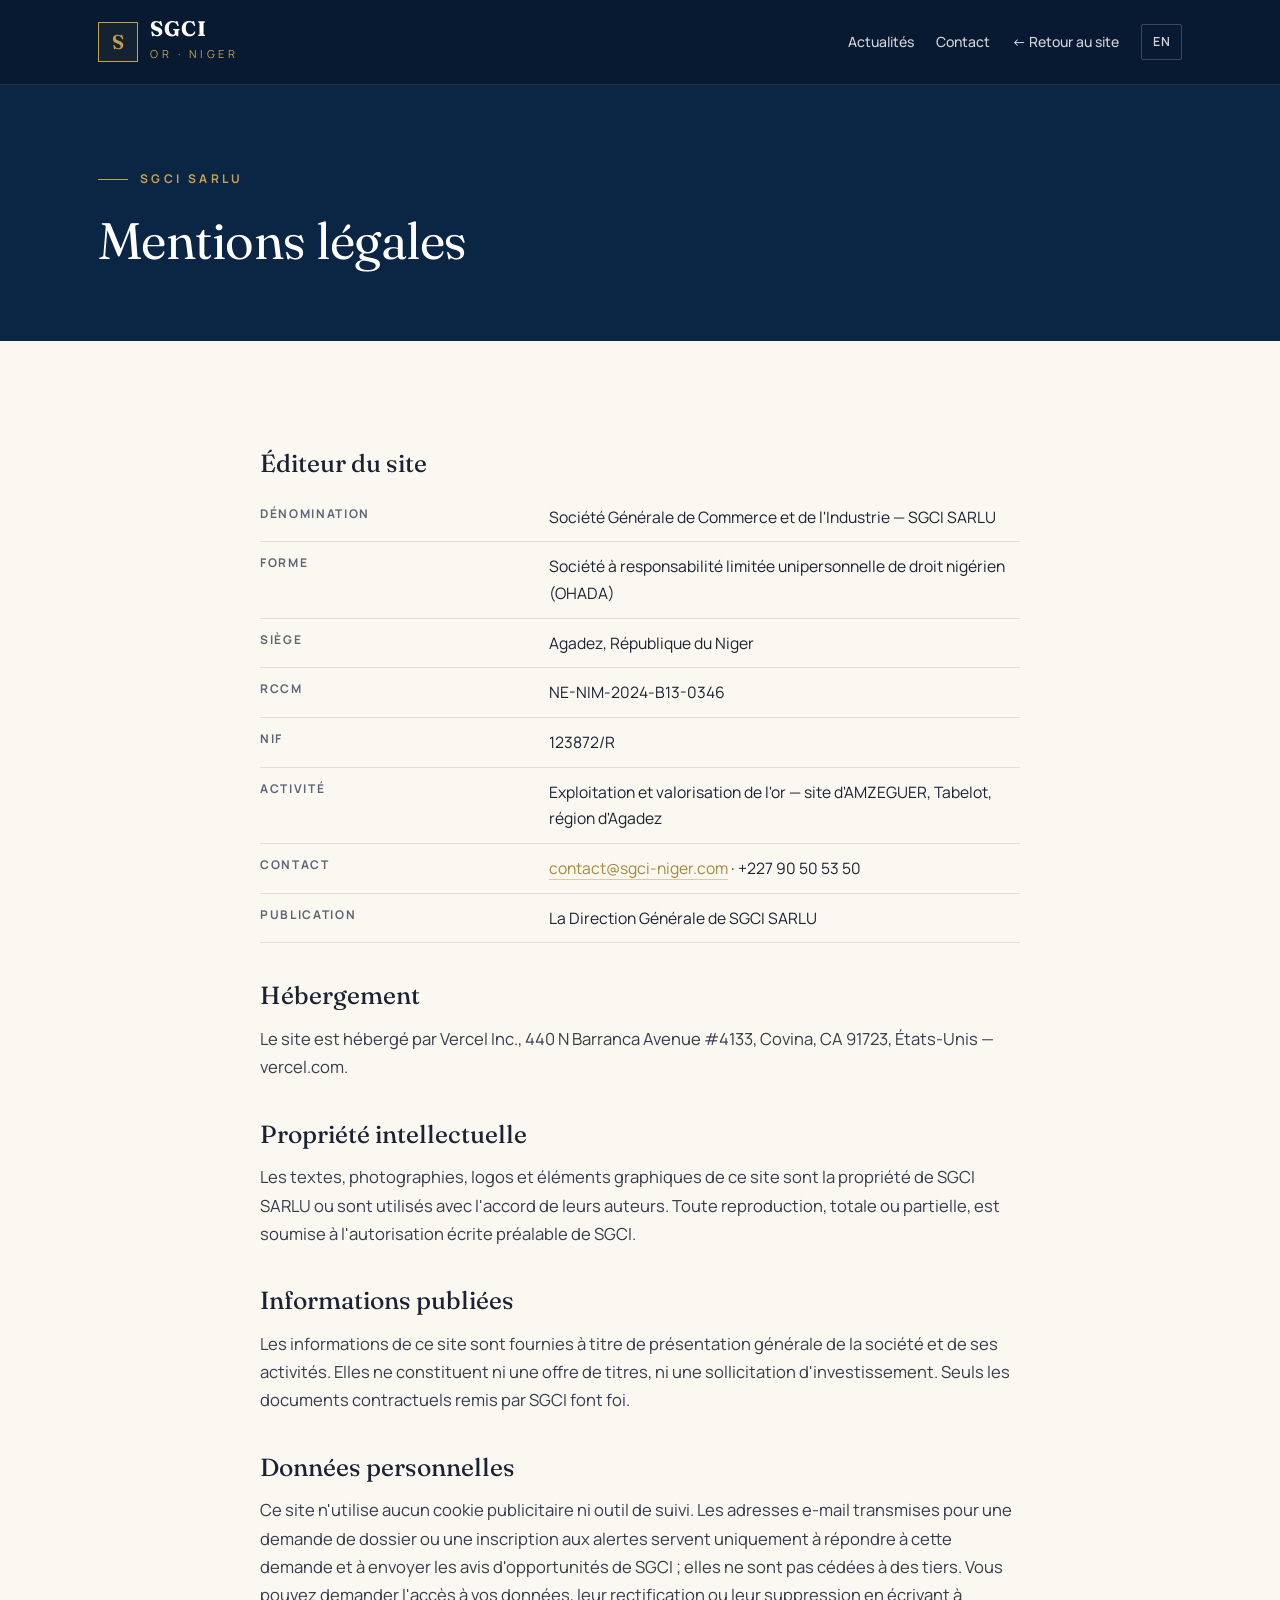
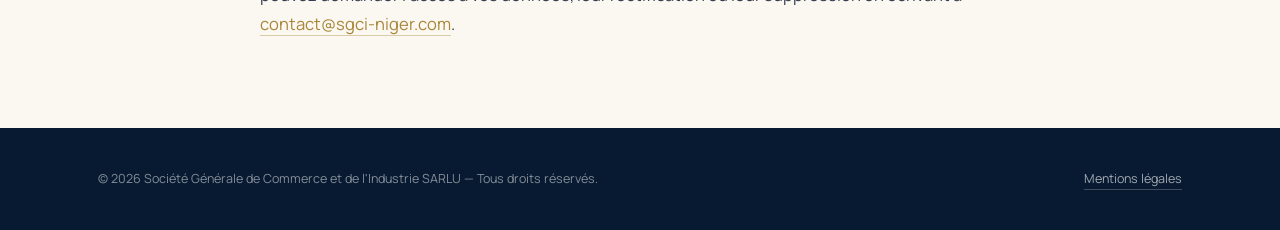
<file: mentions-legales.html>
<!DOCTYPE html>
<!-- Generated by scripts/build_site.py — do not edit this file. -->
<html lang="fr" dir="ltr">
<head>
<meta charset="UTF-8" />
<meta name="viewport" content="width=device-width, initial-scale=1.0" />
<title>Mentions légales — SGCI</title>
<meta name="description" content="Informations légales sur l&#x27;éditeur du site sgci-niger.com." />
<meta name="robots" content="index, follow" />
<meta name="theme-color" content="#0B2545" />
<link rel="canonical" href="https://www.sgci-niger.com/mentions-legales" />
<link rel="alternate" hreflang="fr" href="https://www.sgci-niger.com/mentions-legales" />
<link rel="alternate" hreflang="en" href="https://www.sgci-niger.com/en/legal-notice" />
<meta property="og:type" content="article" />
<meta property="og:site_name" content="SGCI SARLU" />
<meta property="og:title" content="Mentions légales — SGCI" />
<meta property="og:description" content="Informations légales sur l&#x27;éditeur du site sgci-niger.com." />
<meta property="og:url" content="https://www.sgci-niger.com/mentions-legales" />
<meta property="og:image" content="https://www.sgci-niger.com/og-image.png" />
<meta name="twitter:card" content="summary_large_image" />
<link rel="icon" href="data:image/svg+xml,%3Csvg xmlns='http://www.w3.org/2000/svg' viewBox='0 0 64 64'%3E%3Crect width='64' height='64' fill='%230B2545'/%3E%3Crect x='9' y='9' width='46' height='46' fill='none' stroke='%23c8a24b' stroke-width='3'/%3E%3Ctext x='32' y='44' text-anchor='middle' font-family='Georgia,serif' font-size='34' font-weight='600' fill='%23c8a24b'%3ES%3C/text%3E%3C/svg%3E" />
<link rel="preconnect" href="https://fonts.googleapis.com" />
<link rel="preconnect" href="https://fonts.gstatic.com" crossorigin />
<link href="https://fonts.googleapis.com/css2?family=Fraunces:ital,opsz,wght@0,9..144,300..700;1,9..144,300..600&family=Manrope:wght@300..700&display=swap" rel="stylesheet" />
<link rel="stylesheet" href="/assets/pages.css" />
</head>
<body>
<a class="skip" href="#main">Aller au contenu</a>
<header class="p-head"><div class="wrap">
  <a href="/" class="brand"><div class="brand-mark">S</div><div class="brand-txt"><b>SGCI</b><span>Or · Niger</span></div></a>
  <nav class="p-nav" aria-label="Actualités"><a class="hide-s" href="/#news">Actualités</a><a class="hide-s" href="/#contact">Contact</a><a href="/">← Retour au site</a><a class="lg" href="/en/legal-notice" hreflang="en">EN</a></nav>
</div></header>
<main id="main">
<section class="p-hero"><div class="wrap">
  <div class="p-eyebrow">SGCI SARLU</div>
  <h1>Mentions légales</h1>
</div></section>
<article class="wrap"><div class="p-body">
<h2>Éditeur du site</h2>
<table>
<tr><td>Dénomination</td><td>Société Générale de Commerce et de l'Industrie — SGCI SARLU</td></tr>
<tr><td>Forme</td><td>Société à responsabilité limitée unipersonnelle de droit nigérien (OHADA)</td></tr>
<tr><td>Siège</td><td>Agadez, République du Niger</td></tr>
<tr><td>RCCM</td><td>NE-NIM-2024-B13-0346</td></tr>
<tr><td>NIF</td><td>123872/R</td></tr>
<tr><td>Activité</td><td>Exploitation et valorisation de l'or — site d'AMZEGUER, Tabelot, région d'Agadez</td></tr>
<tr><td>Contact</td><td><a href="mailto:contact@sgci-niger.com">contact@sgci-niger.com</a> · +227 90 50 53 50</td></tr>
<tr><td>Publication</td><td>La Direction Générale de SGCI SARLU</td></tr>
</table>
<h2>Hébergement</h2>
<p>Le site est hébergé par Vercel Inc., 440 N Barranca Avenue #4133, Covina, CA 91723, États-Unis — vercel.com.</p>
<h2>Propriété intellectuelle</h2>
<p>Les textes, photographies, logos et éléments graphiques de ce site sont la propriété de SGCI SARLU ou sont utilisés avec l'accord de leurs auteurs. Toute reproduction, totale ou partielle, est soumise à l'autorisation écrite préalable de SGCI.</p>
<h2>Informations publiées</h2>
<p>Les informations de ce site sont fournies à titre de présentation générale de la société et de ses activités. Elles ne constituent ni une offre de titres, ni une sollicitation d'investissement. Seuls les documents contractuels remis par SGCI font foi.</p>
<h2>Données personnelles</h2>
<p>Ce site n'utilise aucun cookie publicitaire ni outil de suivi. Les adresses e-mail transmises pour une demande de dossier ou une inscription aux alertes servent uniquement à répondre à cette demande et à envoyer les avis d'opportunités de SGCI ; elles ne sont pas cédées à des tiers. Vous pouvez demander l'accès à vos données, leur rectification ou leur suppression en écrivant à <a href="mailto:contact@sgci-niger.com">contact@sgci-niger.com</a>.</p>
</div></article>
</main>
<footer><div class="wrap foot"><div class="foot-copy">© 2026 Société Générale de Commerce et de l'Industrie SARLU — Tous droits réservés.</div><a href="/mentions-legales">Mentions légales</a></div></footer>
</body>
</html>
</file>
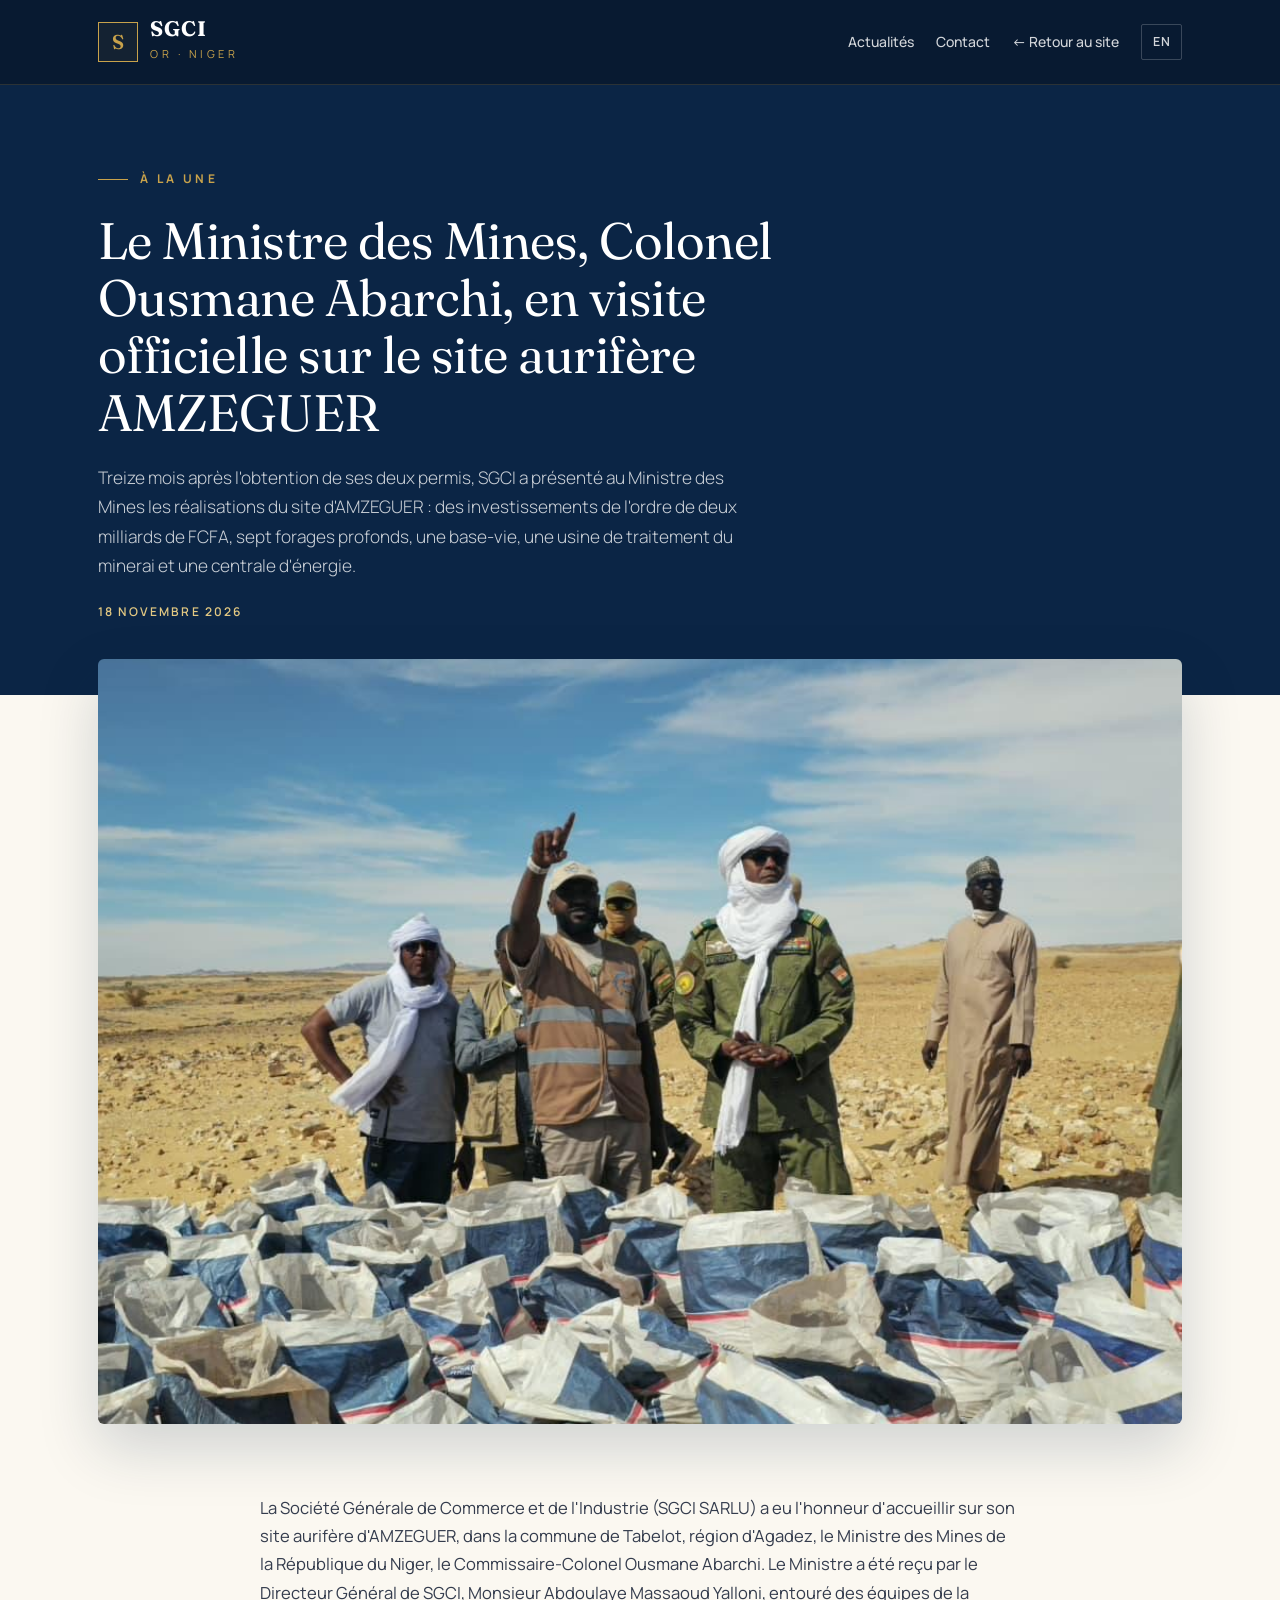
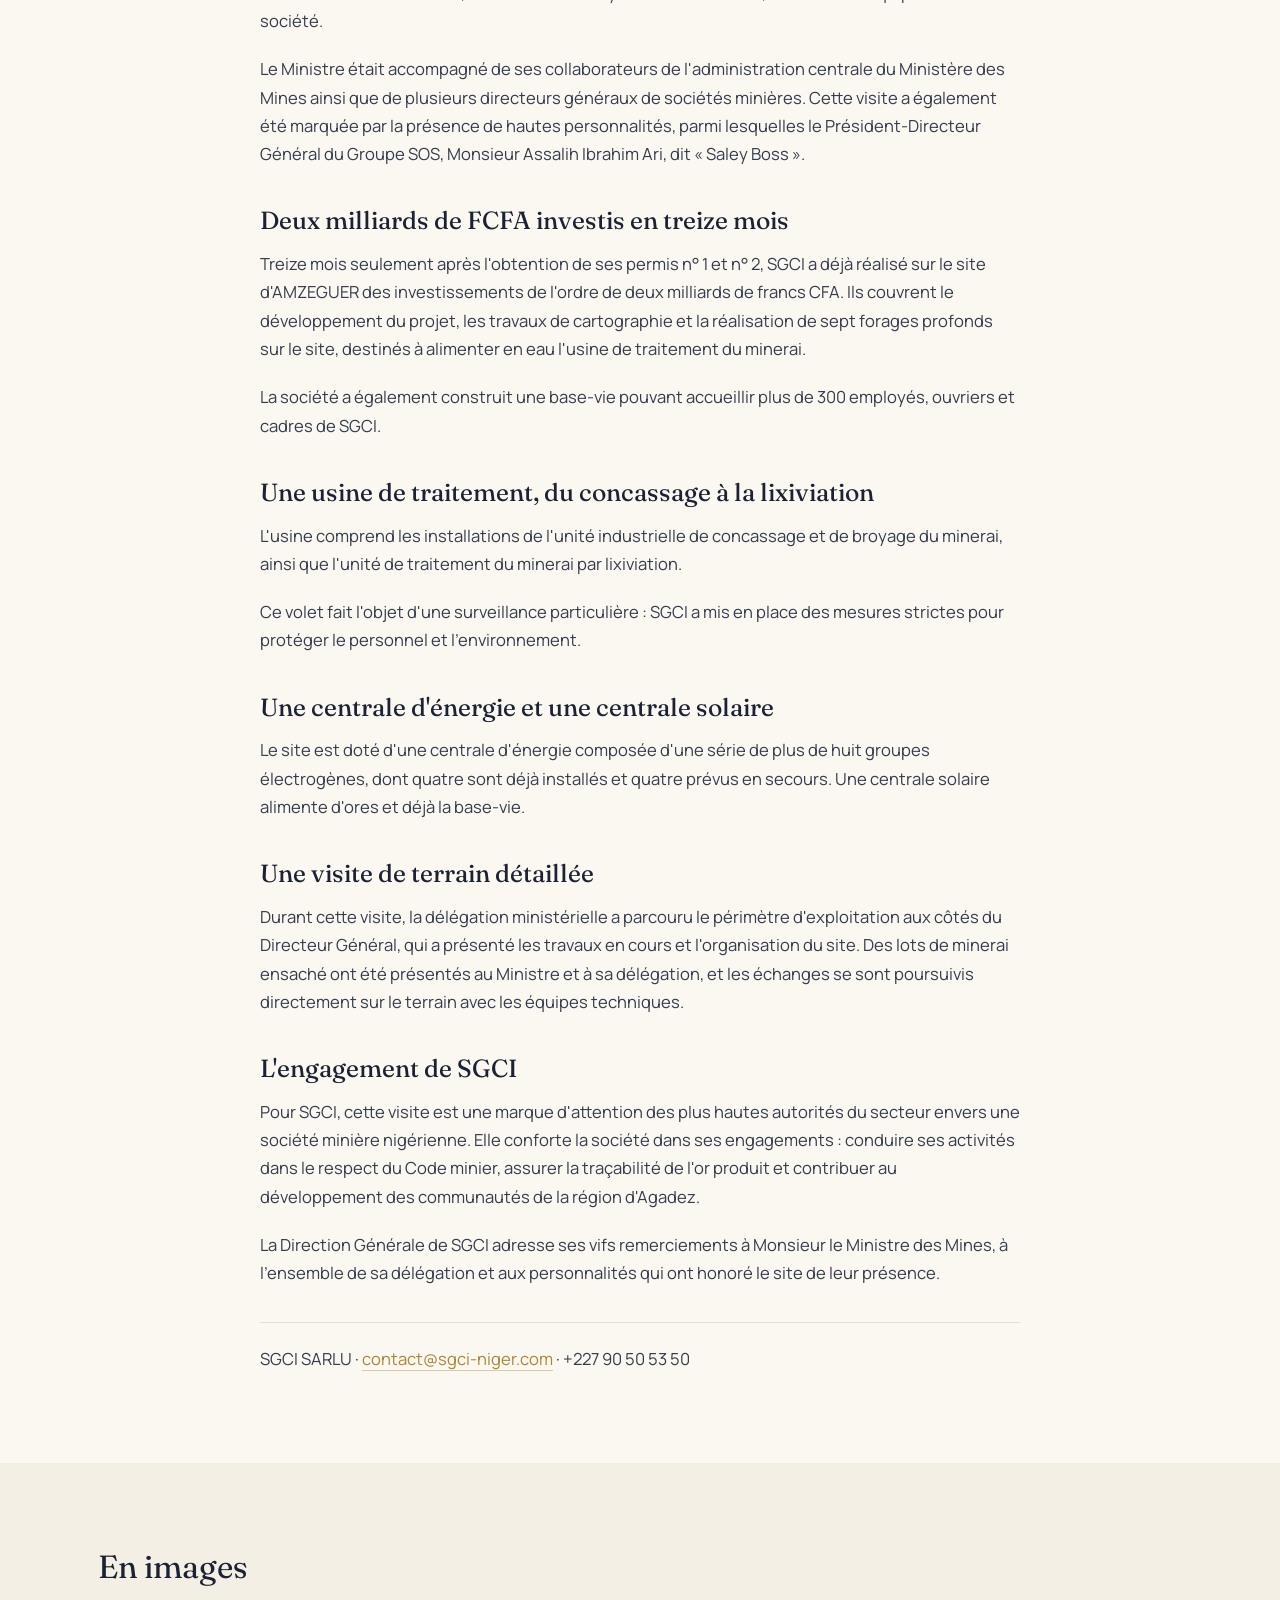
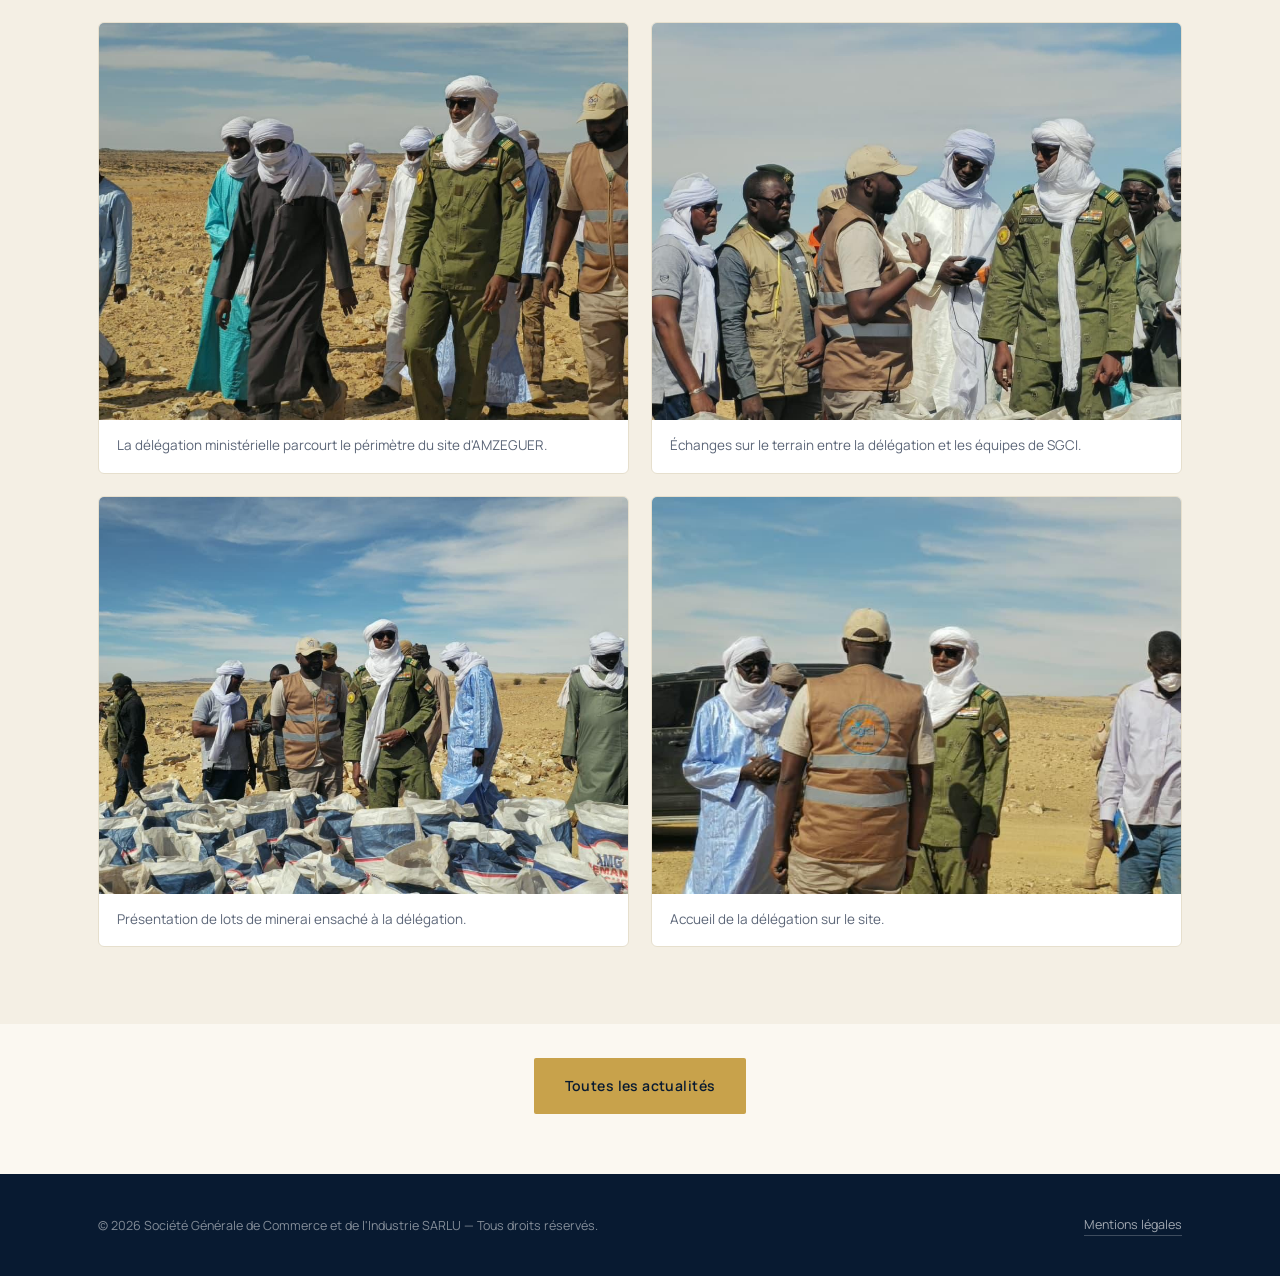
<file: actualites/visite-ministre-mines-amzeguer.html>
<!DOCTYPE html>
<!-- Generated by scripts/build_site.py — do not edit this file. -->
<html lang="fr" dir="ltr">
<head>
<meta charset="UTF-8" />
<meta name="viewport" content="width=device-width, initial-scale=1.0" />
<title>Le Ministre des Mines, Colonel Ousmane Abarchi, en visite officielle sur le site aurifère AMZEGUER — SGCI</title>
<meta name="description" content="Treize mois après l&#x27;obtention de ses deux permis, SGCI a présenté au Ministre des Mines les réalisations du site d&#x27;AMZEGUER : des investissements de l&#x27;ordr" />
<meta name="robots" content="index, follow" />
<meta name="theme-color" content="#0B2545" />
<link rel="canonical" href="https://www.sgci-niger.com/actualites/visite-ministre-mines-amzeguer" />
<link rel="alternate" hreflang="fr" href="https://www.sgci-niger.com/actualites/visite-ministre-mines-amzeguer" />
<link rel="alternate" hreflang="en" href="https://www.sgci-niger.com/en/news/visite-ministre-mines-amzeguer" />
<meta property="og:type" content="article" />
<meta property="og:site_name" content="SGCI SARLU" />
<meta property="og:title" content="Le Ministre des Mines, Colonel Ousmane Abarchi, en visite officielle sur le site aurifère AMZEGUER — SGCI" />
<meta property="og:description" content="Treize mois après l&#x27;obtention de ses deux permis, SGCI a présenté au Ministre des Mines les réalisations du site d&#x27;AMZEGUER : des investissements de l&#x27;ordr" />
<meta property="og:url" content="https://www.sgci-niger.com/actualites/visite-ministre-mines-amzeguer" />
<meta property="og:image" content="https://www.sgci-niger.com/media/actualites/visite-ministre-mines/01.jpg" />
<meta name="twitter:card" content="summary_large_image" />
<link rel="icon" href="data:image/svg+xml,%3Csvg xmlns='http://www.w3.org/2000/svg' viewBox='0 0 64 64'%3E%3Crect width='64' height='64' fill='%230B2545'/%3E%3Crect x='9' y='9' width='46' height='46' fill='none' stroke='%23c8a24b' stroke-width='3'/%3E%3Ctext x='32' y='44' text-anchor='middle' font-family='Georgia,serif' font-size='34' font-weight='600' fill='%23c8a24b'%3ES%3C/text%3E%3C/svg%3E" />
<link rel="preconnect" href="https://fonts.googleapis.com" />
<link rel="preconnect" href="https://fonts.gstatic.com" crossorigin />
<link href="https://fonts.googleapis.com/css2?family=Fraunces:ital,opsz,wght@0,9..144,300..700;1,9..144,300..600&family=Manrope:wght@300..700&display=swap" rel="stylesheet" />
<link rel="stylesheet" href="/assets/pages.css" />
<script type="application/ld+json">{"@context":"https://schema.org","@type":"NewsArticle","headline":"Le Ministre des Mines, Colonel Ousmane Abarchi, en visite officielle sur le site aurifère AMZEGUER","inLanguage":"fr","image":["https://www.sgci-niger.com/media/actualites/visite-ministre-mines/01.jpg"],"publisher":{"@type":"Organization","name":"SGCI SARLU","url":"https://www.sgci-niger.com"},"datePublished":"2026-11-18"}</script>
</head>
<body>
<a class="skip" href="#main">Aller au contenu</a>
<header class="p-head"><div class="wrap">
  <a href="/" class="brand"><div class="brand-mark">S</div><div class="brand-txt"><b>SGCI</b><span>Or · Niger</span></div></a>
  <nav class="p-nav" aria-label="Actualités"><a class="hide-s" href="/#news">Actualités</a><a class="hide-s" href="/#contact">Contact</a><a href="/">← Retour au site</a><a class="lg" href="/en/news/visite-ministre-mines-amzeguer" hreflang="en">EN</a></nav>
</div></header>
<main id="main">
<section class="p-hero"><div class="wrap">
  <div class="p-eyebrow">À la une</div>
  <h1>Le Ministre des Mines, Colonel Ousmane Abarchi, en visite officielle sur le site aurifère AMZEGUER</h1>
  <p class="p-lead">Treize mois après l'obtention de ses deux permis, SGCI a présenté au Ministre des Mines les réalisations du site d'AMZEGUER : des investissements de l'ordre de deux milliards de FCFA, sept forages profonds, une base-vie, une usine de traitement du minerai et une centrale d'énergie.</p>
  <div class="p-date">18 novembre 2026</div>
</div></section>
<div class="wrap p-cover"><img src="/media/actualites/visite-ministre-mines/01.jpg" alt="Le Ministre des Mines et sa délégation devant des lots de minerai ensaché sur le site d&#x27;AMZEGUER" width="1020" height="765" /></div>
<article class="wrap"><div class="p-body">
<p>La Société Générale de Commerce et de l'Industrie (SGCI SARLU) a eu l'honneur d'accueillir sur son site aurifère d'AMZEGUER, dans la commune de Tabelot, région d'Agadez, le Ministre des Mines de la République du Niger, le Commissaire-Colonel Ousmane Abarchi. Le Ministre a été reçu par le Directeur Général de SGCI, Monsieur Abdoulaye Massaoud Yalloni, entouré des équipes de la société.</p>
<p>Le Ministre était accompagné de ses collaborateurs de l'administration centrale du Ministère des Mines ainsi que de plusieurs directeurs généraux de sociétés minières. Cette visite a également été marquée par la présence de hautes personnalités, parmi lesquelles le Président-Directeur Général du Groupe SOS, Monsieur Assalih Ibrahim Ari, dit « Saley Boss ».</p>
<h2>Deux milliards de FCFA investis en treize mois</h2>
<p>Treize mois seulement après l'obtention de ses permis n° 1 et n° 2, SGCI a déjà réalisé sur le site d'AMZEGUER des investissements de l'ordre de deux milliards de francs CFA. Ils couvrent le développement du projet, les travaux de cartographie et la réalisation de sept forages profonds sur le site, destinés à alimenter en eau l'usine de traitement du minerai.</p>
<p>La société a également construit une base-vie pouvant accueillir plus de 300 employés, ouvriers et cadres de SGCI.</p>
<h2>Une usine de traitement, du concassage à la lixiviation</h2>
<p>L'usine comprend les installations de l'unité industrielle de concassage et de broyage du minerai, ainsi que l'unité de traitement du minerai par lixiviation.</p>
<p>Ce volet fait l'objet d'une surveillance particulière : SGCI a mis en place des mesures strictes pour protéger le personnel et l'environnement.</p>
<h2>Une centrale d'énergie et une centrale solaire</h2>
<p>Le site est doté d'une centrale d'énergie composée d'une série de plus de huit groupes électrogènes, dont quatre sont déjà installés et quatre prévus en secours. Une centrale solaire alimente d'ores et déjà la base-vie.</p>
<h2>Une visite de terrain détaillée</h2>
<p>Durant cette visite, la délégation ministérielle a parcouru le périmètre d'exploitation aux côtés du Directeur Général, qui a présenté les travaux en cours et l'organisation du site. Des lots de minerai ensaché ont été présentés au Ministre et à sa délégation, et les échanges se sont poursuivis directement sur le terrain avec les équipes techniques.</p>
<h2>L'engagement de SGCI</h2>
<p>Pour SGCI, cette visite est une marque d'attention des plus hautes autorités du secteur envers une société minière nigérienne. Elle conforte la société dans ses engagements : conduire ses activités dans le respect du Code minier, assurer la traçabilité de l'or produit et contribuer au développement des communautés de la région d'Agadez.</p>
<p>La Direction Générale de SGCI adresse ses vifs remerciements à Monsieur le Ministre des Mines, à l'ensemble de sa délégation et aux personnalités qui ont honoré le site de leur présence.</p>
<p class="p-sign">SGCI SARLU · <a href="mailto:contact@sgci-niger.com">contact@sgci-niger.com</a> · +227 90 50 53 50</p>
</div></article>
<section class="p-gallery"><div class="wrap">
<h2>En images</h2>
<div class="p-grid">
<figure><img src="/media/actualites/visite-ministre-mines/02.jpg" alt="La délégation ministérielle parcourt le périmètre du site d&#x27;AMZEGUER." loading="lazy" decoding="async" /><figcaption>La délégation ministérielle parcourt le périmètre du site d'AMZEGUER.</figcaption></figure>
<figure><img src="/media/actualites/visite-ministre-mines/03.jpg" alt="Échanges sur le terrain entre la délégation et les équipes de SGCI." loading="lazy" decoding="async" /><figcaption>Échanges sur le terrain entre la délégation et les équipes de SGCI.</figcaption></figure>
<figure><img src="/media/actualites/visite-ministre-mines/04.jpg" alt="Présentation de lots de minerai ensaché à la délégation." loading="lazy" decoding="async" /><figcaption>Présentation de lots de minerai ensaché à la délégation.</figcaption></figure>
<figure><img src="/media/actualites/visite-ministre-mines/05.jpg" alt="Accueil de la délégation sur le site." loading="lazy" decoding="async" /><figcaption>Accueil de la délégation sur le site.</figcaption></figure>
</div>
</div></section>
<div class="wrap p-back"><a class="btn" href="/#news">Toutes les actualités</a></div>
</main>
<footer><div class="wrap foot"><div class="foot-copy">© 2026 Société Générale de Commerce et de l'Industrie SARLU — Tous droits réservés.</div><a href="/mentions-legales">Mentions légales</a></div></footer>
</body>
</html>
</file>
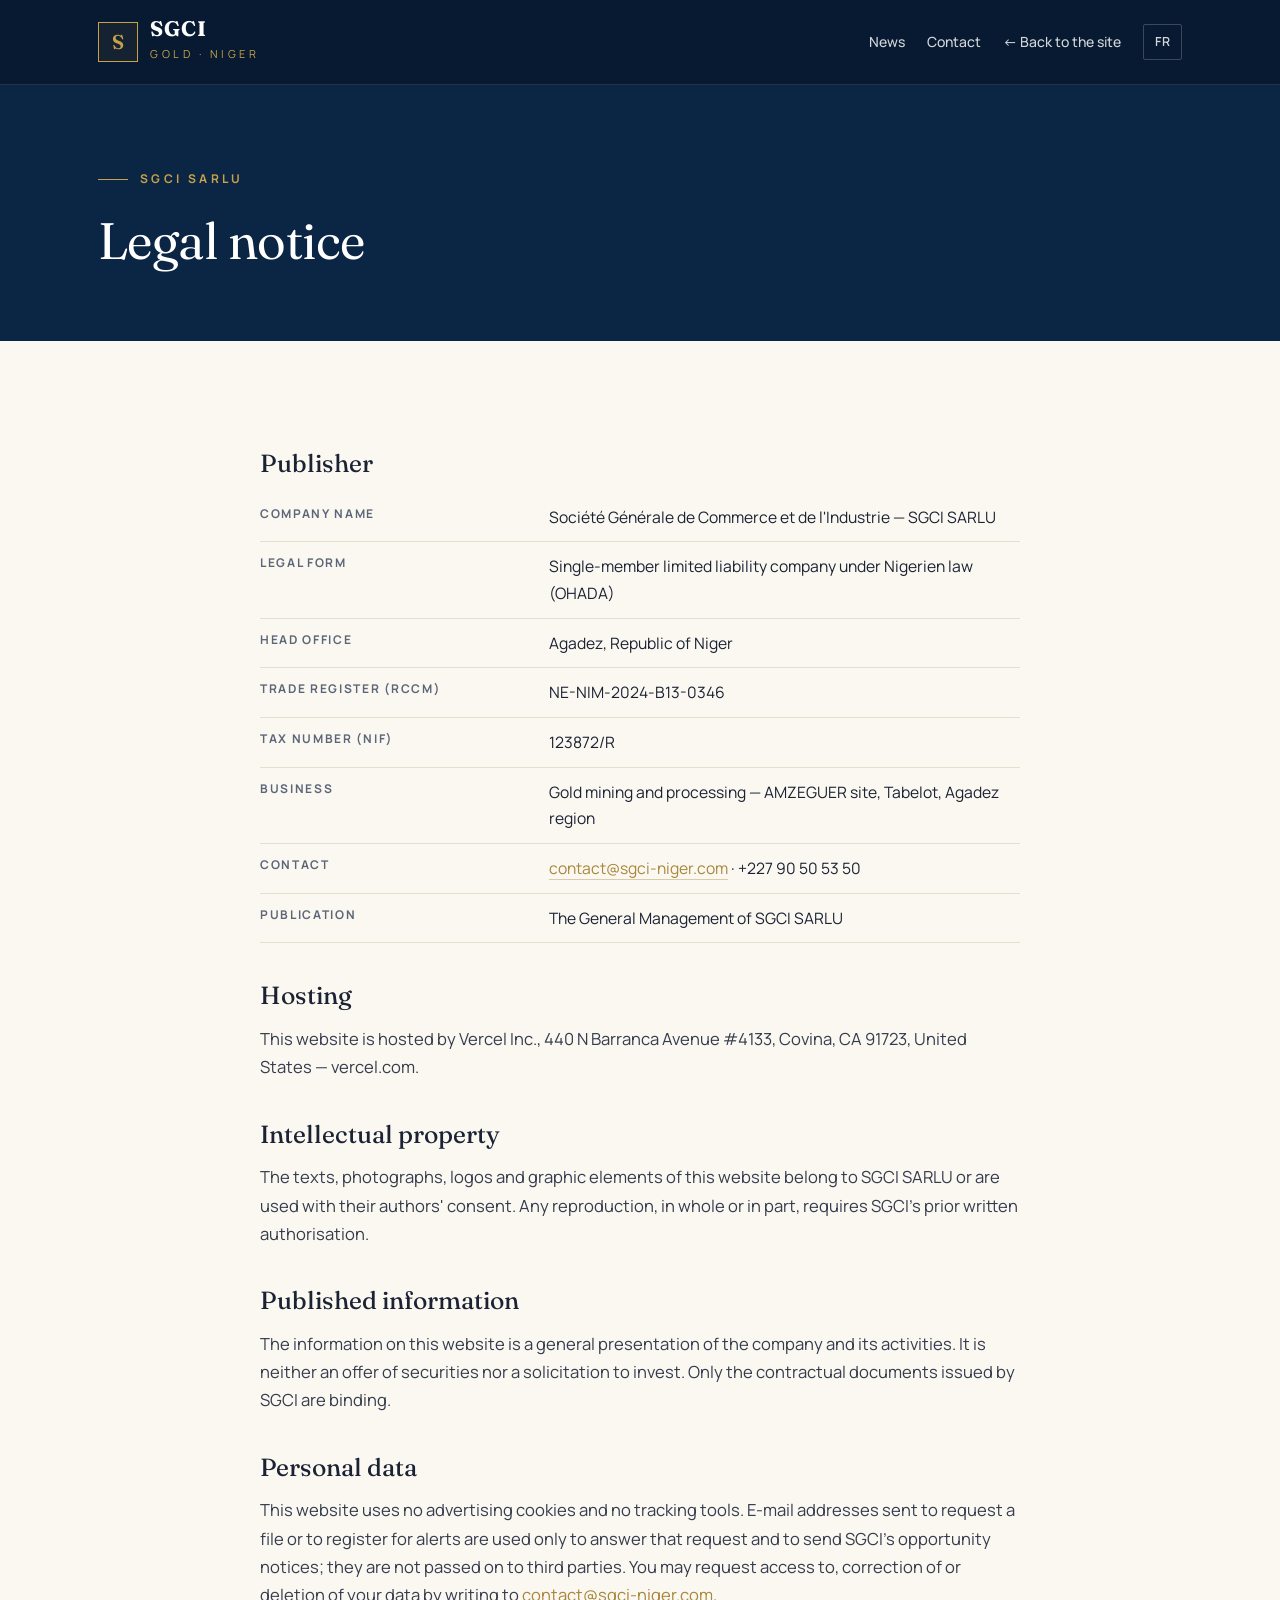
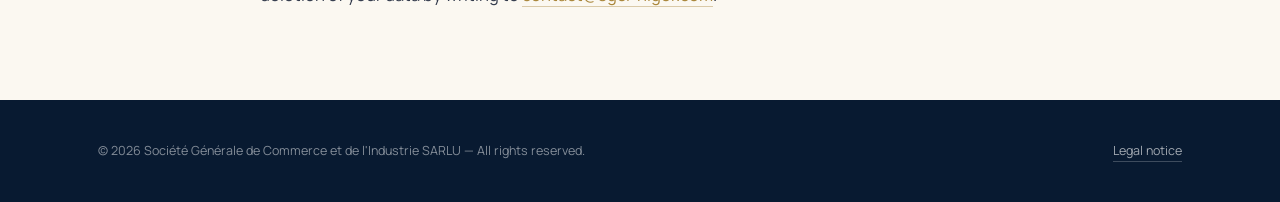
<file: en/legal-notice.html>
<!DOCTYPE html>
<!-- Generated by scripts/build_site.py — do not edit this file. -->
<html lang="en" dir="ltr">
<head>
<meta charset="UTF-8" />
<meta name="viewport" content="width=device-width, initial-scale=1.0" />
<title>Legal notice — SGCI</title>
<meta name="description" content="Legal information about the publisher of sgci-niger.com." />
<meta name="robots" content="index, follow" />
<meta name="theme-color" content="#0B2545" />
<link rel="canonical" href="https://www.sgci-niger.com/en/legal-notice" />
<link rel="alternate" hreflang="fr" href="https://www.sgci-niger.com/mentions-legales" />
<link rel="alternate" hreflang="en" href="https://www.sgci-niger.com/en/legal-notice" />
<meta property="og:type" content="article" />
<meta property="og:site_name" content="SGCI SARLU" />
<meta property="og:title" content="Legal notice — SGCI" />
<meta property="og:description" content="Legal information about the publisher of sgci-niger.com." />
<meta property="og:url" content="https://www.sgci-niger.com/en/legal-notice" />
<meta property="og:image" content="https://www.sgci-niger.com/og-image.png" />
<meta name="twitter:card" content="summary_large_image" />
<link rel="icon" href="data:image/svg+xml,%3Csvg xmlns='http://www.w3.org/2000/svg' viewBox='0 0 64 64'%3E%3Crect width='64' height='64' fill='%230B2545'/%3E%3Crect x='9' y='9' width='46' height='46' fill='none' stroke='%23c8a24b' stroke-width='3'/%3E%3Ctext x='32' y='44' text-anchor='middle' font-family='Georgia,serif' font-size='34' font-weight='600' fill='%23c8a24b'%3ES%3C/text%3E%3C/svg%3E" />
<link rel="preconnect" href="https://fonts.googleapis.com" />
<link rel="preconnect" href="https://fonts.gstatic.com" crossorigin />
<link href="https://fonts.googleapis.com/css2?family=Fraunces:ital,opsz,wght@0,9..144,300..700;1,9..144,300..600&family=Manrope:wght@300..700&display=swap" rel="stylesheet" />
<link rel="stylesheet" href="/assets/pages.css" />
</head>
<body>
<a class="skip" href="#main">Skip to content</a>
<header class="p-head"><div class="wrap">
  <a href="/en" class="brand"><div class="brand-mark">S</div><div class="brand-txt"><b>SGCI</b><span>Gold · Niger</span></div></a>
  <nav class="p-nav" aria-label="News"><a class="hide-s" href="/en#news">News</a><a class="hide-s" href="/en#contact">Contact</a><a href="/en">← Back to the site</a><a class="lg" href="/mentions-legales" hreflang="fr">FR</a></nav>
</div></header>
<main id="main">
<section class="p-hero"><div class="wrap">
  <div class="p-eyebrow">SGCI SARLU</div>
  <h1>Legal notice</h1>
</div></section>
<article class="wrap"><div class="p-body">
<h2>Publisher</h2>
<table>
<tr><td>Company name</td><td>Société Générale de Commerce et de l'Industrie — SGCI SARLU</td></tr>
<tr><td>Legal form</td><td>Single-member limited liability company under Nigerien law (OHADA)</td></tr>
<tr><td>Head office</td><td>Agadez, Republic of Niger</td></tr>
<tr><td>Trade register (RCCM)</td><td>NE-NIM-2024-B13-0346</td></tr>
<tr><td>Tax number (NIF)</td><td>123872/R</td></tr>
<tr><td>Business</td><td>Gold mining and processing — AMZEGUER site, Tabelot, Agadez region</td></tr>
<tr><td>Contact</td><td><a href="mailto:contact@sgci-niger.com">contact@sgci-niger.com</a> · +227 90 50 53 50</td></tr>
<tr><td>Publication</td><td>The General Management of SGCI SARLU</td></tr>
</table>
<h2>Hosting</h2>
<p>This website is hosted by Vercel Inc., 440 N Barranca Avenue #4133, Covina, CA 91723, United States — vercel.com.</p>
<h2>Intellectual property</h2>
<p>The texts, photographs, logos and graphic elements of this website belong to SGCI SARLU or are used with their authors' consent. Any reproduction, in whole or in part, requires SGCI's prior written authorisation.</p>
<h2>Published information</h2>
<p>The information on this website is a general presentation of the company and its activities. It is neither an offer of securities nor a solicitation to invest. Only the contractual documents issued by SGCI are binding.</p>
<h2>Personal data</h2>
<p>This website uses no advertising cookies and no tracking tools. E-mail addresses sent to request a file or to register for alerts are used only to answer that request and to send SGCI's opportunity notices; they are not passed on to third parties. You may request access to, correction of or deletion of your data by writing to <a href="mailto:contact@sgci-niger.com">contact@sgci-niger.com</a>.</p>
</div></article>
</main>
<footer><div class="wrap foot"><div class="foot-copy">© 2026 Société Générale de Commerce et de l'Industrie SARLU — All rights reserved.</div><a href="/en/legal-notice">Legal notice</a></div></footer>
</body>
</html>
</file>
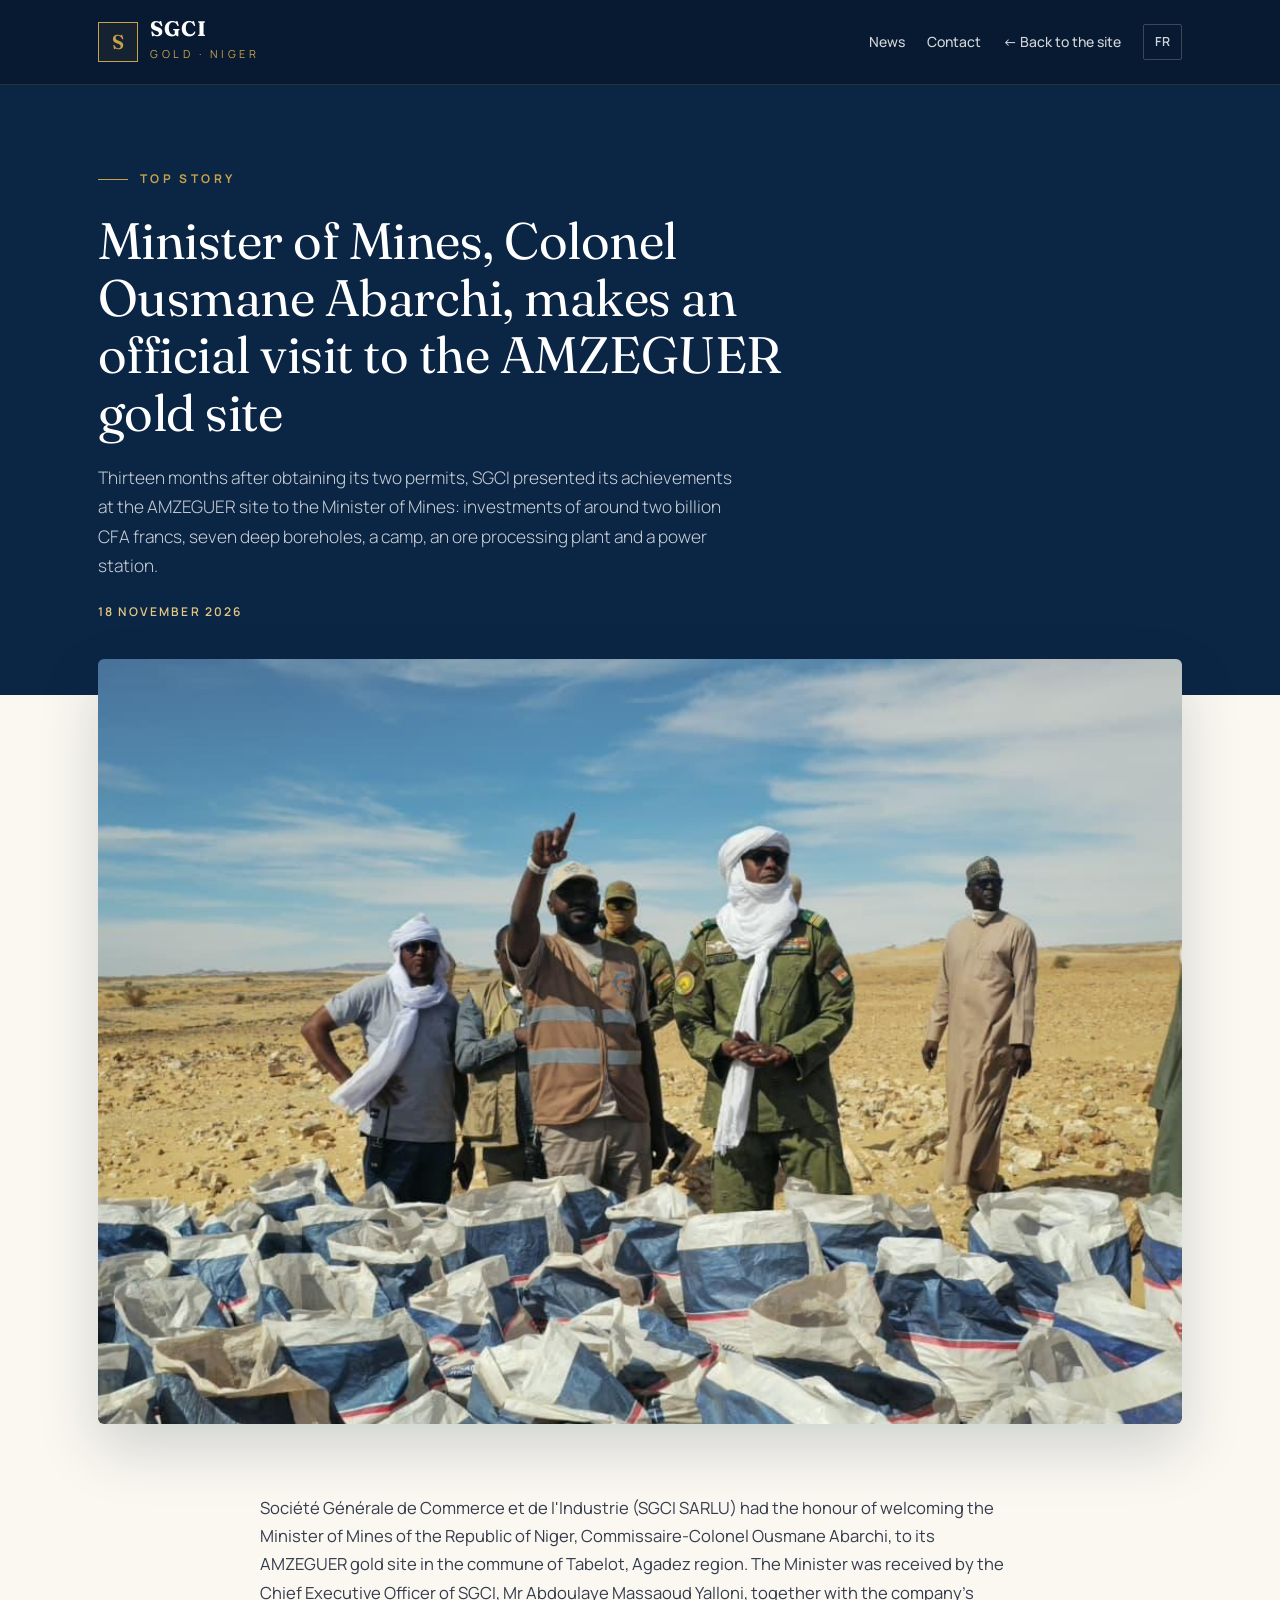
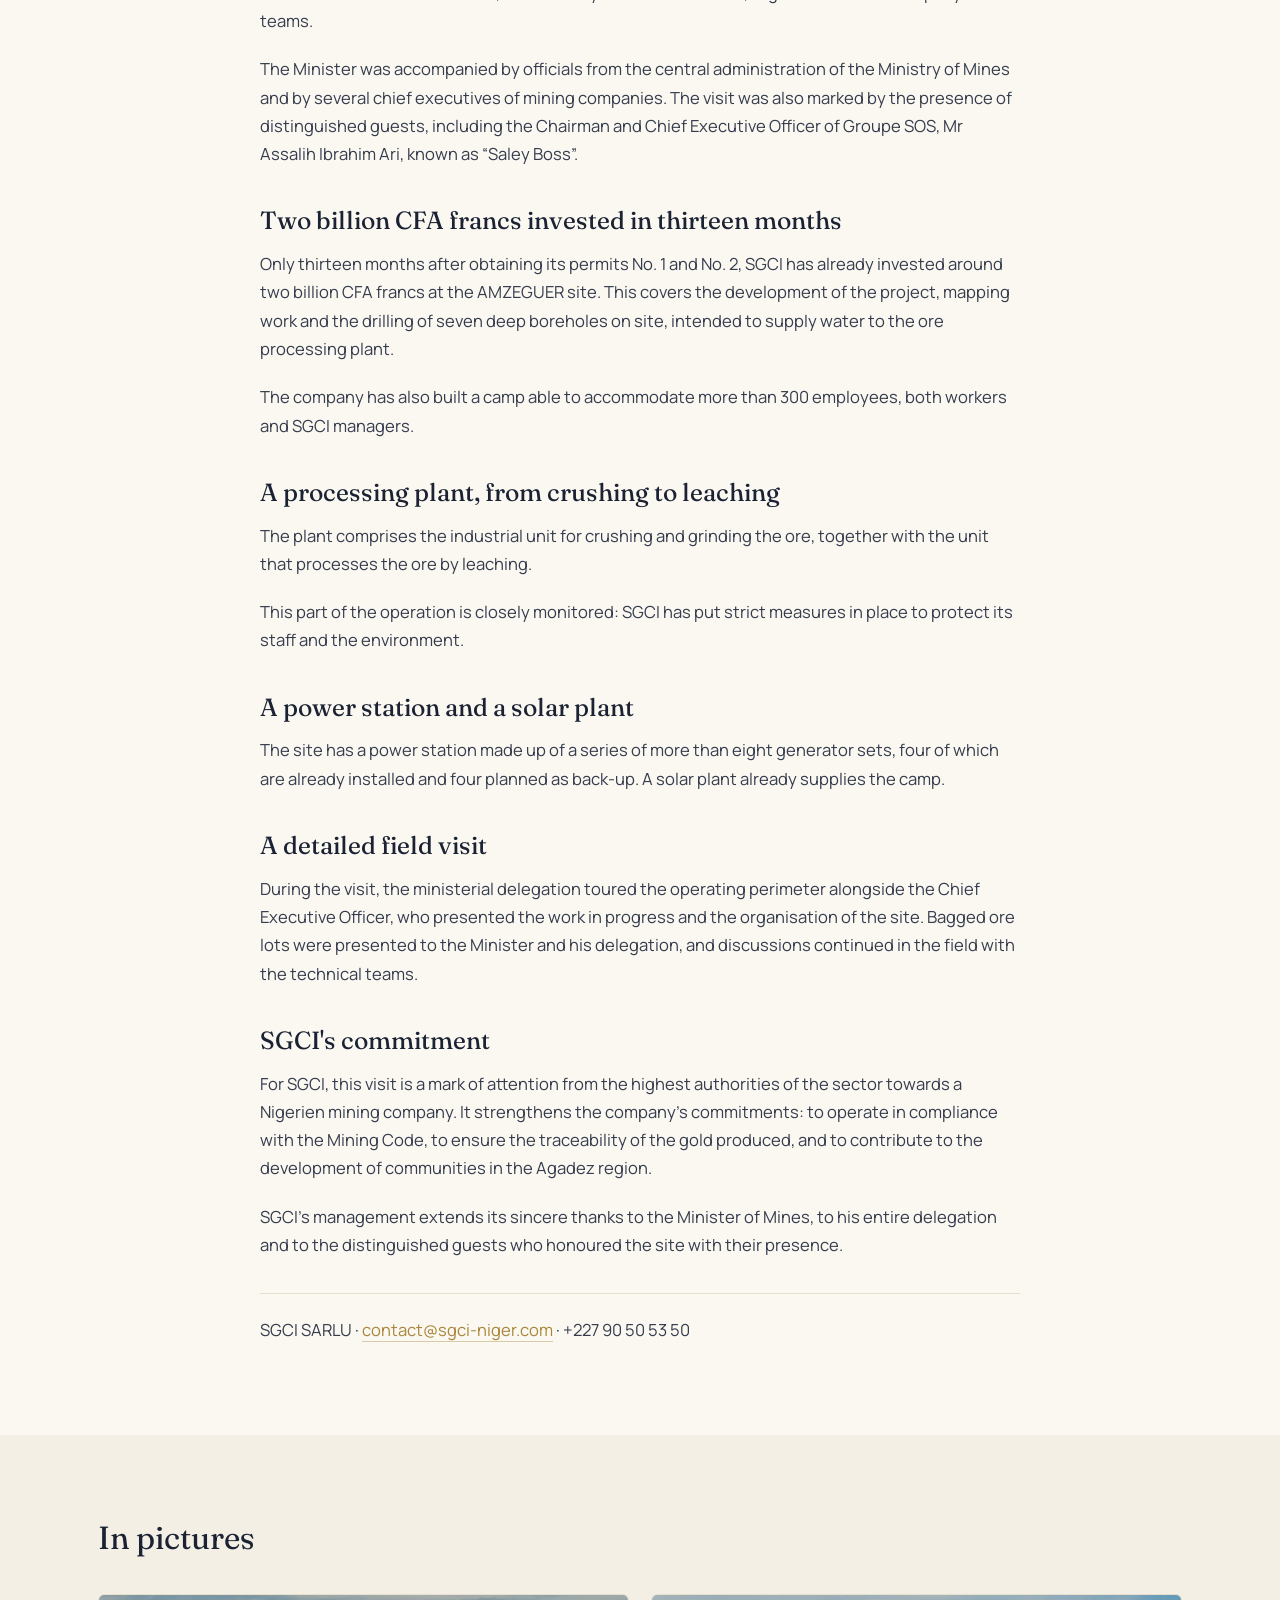
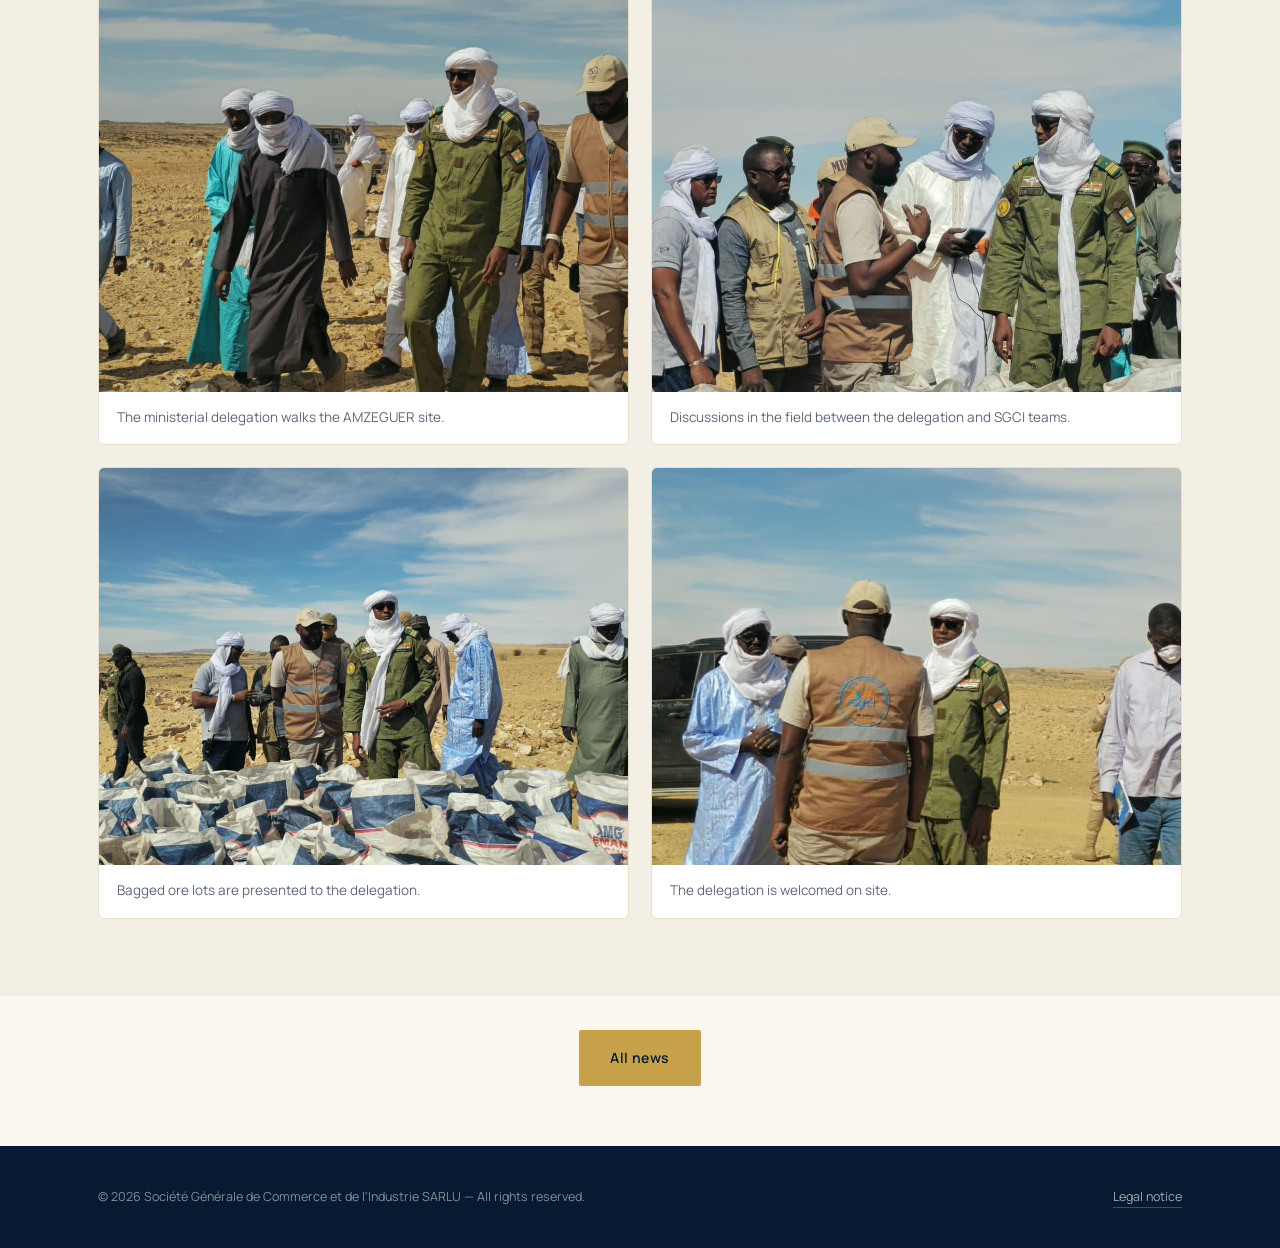
<file: en/news/visite-ministre-mines-amzeguer.html>
<!DOCTYPE html>
<!-- Generated by scripts/build_site.py — do not edit this file. -->
<html lang="en" dir="ltr">
<head>
<meta charset="UTF-8" />
<meta name="viewport" content="width=device-width, initial-scale=1.0" />
<title>Minister of Mines, Colonel Ousmane Abarchi, makes an official visit to the AMZEGUER gold site — SGCI</title>
<meta name="description" content="Thirteen months after obtaining its two permits, SGCI presented its achievements at the AMZEGUER site to the Minister of Mines: investments of around two b" />
<meta name="robots" content="index, follow" />
<meta name="theme-color" content="#0B2545" />
<link rel="canonical" href="https://www.sgci-niger.com/en/news/visite-ministre-mines-amzeguer" />
<link rel="alternate" hreflang="fr" href="https://www.sgci-niger.com/actualites/visite-ministre-mines-amzeguer" />
<link rel="alternate" hreflang="en" href="https://www.sgci-niger.com/en/news/visite-ministre-mines-amzeguer" />
<meta property="og:type" content="article" />
<meta property="og:site_name" content="SGCI SARLU" />
<meta property="og:title" content="Minister of Mines, Colonel Ousmane Abarchi, makes an official visit to the AMZEGUER gold site — SGCI" />
<meta property="og:description" content="Thirteen months after obtaining its two permits, SGCI presented its achievements at the AMZEGUER site to the Minister of Mines: investments of around two b" />
<meta property="og:url" content="https://www.sgci-niger.com/en/news/visite-ministre-mines-amzeguer" />
<meta property="og:image" content="https://www.sgci-niger.com/media/actualites/visite-ministre-mines/01.jpg" />
<meta name="twitter:card" content="summary_large_image" />
<link rel="icon" href="data:image/svg+xml,%3Csvg xmlns='http://www.w3.org/2000/svg' viewBox='0 0 64 64'%3E%3Crect width='64' height='64' fill='%230B2545'/%3E%3Crect x='9' y='9' width='46' height='46' fill='none' stroke='%23c8a24b' stroke-width='3'/%3E%3Ctext x='32' y='44' text-anchor='middle' font-family='Georgia,serif' font-size='34' font-weight='600' fill='%23c8a24b'%3ES%3C/text%3E%3C/svg%3E" />
<link rel="preconnect" href="https://fonts.googleapis.com" />
<link rel="preconnect" href="https://fonts.gstatic.com" crossorigin />
<link href="https://fonts.googleapis.com/css2?family=Fraunces:ital,opsz,wght@0,9..144,300..700;1,9..144,300..600&family=Manrope:wght@300..700&display=swap" rel="stylesheet" />
<link rel="stylesheet" href="/assets/pages.css" />
<script type="application/ld+json">{"@context":"https://schema.org","@type":"NewsArticle","headline":"Minister of Mines, Colonel Ousmane Abarchi, makes an official visit to the AMZEGUER gold site","inLanguage":"en","image":["https://www.sgci-niger.com/media/actualites/visite-ministre-mines/01.jpg"],"publisher":{"@type":"Organization","name":"SGCI SARLU","url":"https://www.sgci-niger.com"},"datePublished":"2026-11-18"}</script>
</head>
<body>
<a class="skip" href="#main">Skip to content</a>
<header class="p-head"><div class="wrap">
  <a href="/en" class="brand"><div class="brand-mark">S</div><div class="brand-txt"><b>SGCI</b><span>Gold · Niger</span></div></a>
  <nav class="p-nav" aria-label="News"><a class="hide-s" href="/en#news">News</a><a class="hide-s" href="/en#contact">Contact</a><a href="/en">← Back to the site</a><a class="lg" href="/actualites/visite-ministre-mines-amzeguer" hreflang="fr">FR</a></nav>
</div></header>
<main id="main">
<section class="p-hero"><div class="wrap">
  <div class="p-eyebrow">Top story</div>
  <h1>Minister of Mines, Colonel Ousmane Abarchi, makes an official visit to the AMZEGUER gold site</h1>
  <p class="p-lead">Thirteen months after obtaining its two permits, SGCI presented its achievements at the AMZEGUER site to the Minister of Mines: investments of around two billion CFA francs, seven deep boreholes, a camp, an ore processing plant and a power station.</p>
  <div class="p-date">18 November 2026</div>
</div></section>
<div class="wrap p-cover"><img src="/media/actualites/visite-ministre-mines/01.jpg" alt="The Minister of Mines and his delegation in front of bagged ore lots at the AMZEGUER site" width="1020" height="765" /></div>
<article class="wrap"><div class="p-body">
<p>Société Générale de Commerce et de l'Industrie (SGCI SARLU) had the honour of welcoming the Minister of Mines of the Republic of Niger, Commissaire-Colonel Ousmane Abarchi, to its AMZEGUER gold site in the commune of Tabelot, Agadez region. The Minister was received by the Chief Executive Officer of SGCI, Mr Abdoulaye Massaoud Yalloni, together with the company's teams.</p>
<p>The Minister was accompanied by officials from the central administration of the Ministry of Mines and by several chief executives of mining companies. The visit was also marked by the presence of distinguished guests, including the Chairman and Chief Executive Officer of Groupe SOS, Mr Assalih Ibrahim Ari, known as “Saley Boss”.</p>
<h2>Two billion CFA francs invested in thirteen months</h2>
<p>Only thirteen months after obtaining its permits No. 1 and No. 2, SGCI has already invested around two billion CFA francs at the AMZEGUER site. This covers the development of the project, mapping work and the drilling of seven deep boreholes on site, intended to supply water to the ore processing plant.</p>
<p>The company has also built a camp able to accommodate more than 300 employees, both workers and SGCI managers.</p>
<h2>A processing plant, from crushing to leaching</h2>
<p>The plant comprises the industrial unit for crushing and grinding the ore, together with the unit that processes the ore by leaching.</p>
<p>This part of the operation is closely monitored: SGCI has put strict measures in place to protect its staff and the environment.</p>
<h2>A power station and a solar plant</h2>
<p>The site has a power station made up of a series of more than eight generator sets, four of which are already installed and four planned as back-up. A solar plant already supplies the camp.</p>
<h2>A detailed field visit</h2>
<p>During the visit, the ministerial delegation toured the operating perimeter alongside the Chief Executive Officer, who presented the work in progress and the organisation of the site. Bagged ore lots were presented to the Minister and his delegation, and discussions continued in the field with the technical teams.</p>
<h2>SGCI's commitment</h2>
<p>For SGCI, this visit is a mark of attention from the highest authorities of the sector towards a Nigerien mining company. It strengthens the company's commitments: to operate in compliance with the Mining Code, to ensure the traceability of the gold produced, and to contribute to the development of communities in the Agadez region.</p>
<p>SGCI's management extends its sincere thanks to the Minister of Mines, to his entire delegation and to the distinguished guests who honoured the site with their presence.</p>
<p class="p-sign">SGCI SARLU · <a href="mailto:contact@sgci-niger.com">contact@sgci-niger.com</a> · +227 90 50 53 50</p>
</div></article>
<section class="p-gallery"><div class="wrap">
<h2>In pictures</h2>
<div class="p-grid">
<figure><img src="/media/actualites/visite-ministre-mines/02.jpg" alt="The ministerial delegation walks the AMZEGUER site." loading="lazy" decoding="async" /><figcaption>The ministerial delegation walks the AMZEGUER site.</figcaption></figure>
<figure><img src="/media/actualites/visite-ministre-mines/03.jpg" alt="Discussions in the field between the delegation and SGCI teams." loading="lazy" decoding="async" /><figcaption>Discussions in the field between the delegation and SGCI teams.</figcaption></figure>
<figure><img src="/media/actualites/visite-ministre-mines/04.jpg" alt="Bagged ore lots are presented to the delegation." loading="lazy" decoding="async" /><figcaption>Bagged ore lots are presented to the delegation.</figcaption></figure>
<figure><img src="/media/actualites/visite-ministre-mines/05.jpg" alt="The delegation is welcomed on site." loading="lazy" decoding="async" /><figcaption>The delegation is welcomed on site.</figcaption></figure>
</div>
</div></section>
<div class="wrap p-back"><a class="btn" href="/en#news">All news</a></div>
</main>
<footer><div class="wrap foot"><div class="foot-copy">© 2026 Société Générale de Commerce et de l'Industrie SARLU — All rights reserved.</div><a href="/en/legal-notice">Legal notice</a></div></footer>
</body>
</html>
</file>
<file: assets/pages.css>
/* Shared styles for SGCI inner pages (articles, legal notice, 404). Same palette and fonts as the home page. */
:root{
  --navy:#0B2545;--navy-deep:#081a31;--navy-line:rgba(200,162,75,.18);
  --gold:#c8a24b;--gold-light:#e2c882;--gold-deep:#a9863a;
  --cream:#f4efe4;--bone:#fbf8f1;--ink:#1a2233;--muted:#5c6678;
  --font-display:'Fraunces',Georgia,serif;--font-body:'Manrope',system-ui,sans-serif;--maxw:1180px;
}
*{box-sizing:border-box;margin:0;padding:0}
body{font-family:var(--font-body);color:var(--ink);background:var(--bone);line-height:1.7;-webkit-font-smoothing:antialiased}
a{color:inherit;text-decoration:none}
img{max-width:100%;display:block}
.wrap{max-width:var(--maxw);margin-inline:auto;padding-inline:clamp(20px,5vw,48px)}
.skip{position:absolute;inset-inline-start:-999px;inset-block-start:0;background:var(--gold);color:var(--navy-deep);padding:10px 16px;font-weight:700;font-size:14px;z-index:9}
.skip:focus{inset-inline-start:12px;inset-block-start:12px}

.p-head{background:var(--navy-deep);padding-block:18px;border-block-end:1px solid var(--navy-line)}
.p-head .wrap{display:flex;align-items:center;justify-content:space-between;gap:20px}
.brand{display:flex;align-items:center;gap:12px}
.brand-mark{width:40px;height:40px;border:1.5px solid var(--gold);display:grid;place-items:center;color:var(--gold);font-family:var(--font-display);font-weight:600;font-size:20px;background:rgba(200,162,75,.06)}
.brand-txt b{color:#fff;font-family:var(--font-display);font-size:21px;letter-spacing:.04em;display:block;line-height:1}
.brand-txt span{color:var(--gold);font-size:11px;letter-spacing:.32em;text-transform:uppercase}
.p-nav{display:flex;align-items:center;gap:22px;font-size:14px;font-weight:500}
.p-nav a{color:rgba(255,255,255,.82);transition:color .25s}
.p-nav a:hover{color:var(--gold-light)}
.p-nav .lg{border:1px solid rgba(255,255,255,.2);padding:6px 11px;border-radius:2px;font-size:12.5px;font-weight:600;letter-spacing:.04em}

.p-hero{background:var(--navy);color:#fff;padding-block:clamp(48px,7vw,84px) clamp(40px,6vw,72px)}
.p-eyebrow{font-size:12px;letter-spacing:.28em;text-transform:uppercase;color:var(--gold);font-weight:700;display:flex;align-items:center;gap:12px;margin-block-end:22px}
.p-eyebrow::before{content:"";width:30px;height:1px;background:var(--gold)}
.p-hero h1{font-family:var(--font-display);font-weight:380;font-size:clamp(1.9rem,4.2vw,3.2rem);line-height:1.12;letter-spacing:-.01em;max-width:24ch}
.p-lead{color:rgba(255,255,255,.78);font-size:1.08rem;font-weight:300;max-width:64ch;margin-block-start:22px}
.p-date{margin-block-start:22px;font-size:12px;letter-spacing:.18em;text-transform:uppercase;color:var(--gold-light);font-weight:600}

.p-cover{margin-block-start:clamp(-36px,-3vw,-20px)}
.p-cover img{width:100%;border-radius:6px;box-shadow:0 24px 60px rgba(11,37,69,.18);aspect-ratio:16/9;object-fit:cover}
.p-body{max-width:760px;margin-inline:auto;padding-block:clamp(40px,6vw,70px)}
.p-body p{color:#343c4d;font-size:1.04rem;margin-block-end:20px}
.p-body h2{font-family:var(--font-display);font-weight:440;font-size:1.55rem;line-height:1.2;color:var(--ink);margin-block:38px 14px}
.p-body ul{margin:0 0 20px 22px;color:#343c4d}
.p-body a{color:var(--gold-deep);border-block-end:1px solid rgba(169,134,58,.4)}
.p-body table{width:100%;border-collapse:collapse;margin-block-end:22px;font-size:.98rem}
.p-body td{padding:11px 0;border-block-end:1px solid #e6dfcd;vertical-align:top}
.p-body td:first-child{width:38%;color:var(--muted);font-size:12px;letter-spacing:.14em;text-transform:uppercase;font-weight:700;padding-inline-end:16px}
.p-sign{margin-block-start:34px;padding-block-start:22px;border-block-start:1px solid #e6dfcd;font-size:14px;color:var(--muted)}

.p-gallery{background:var(--cream);padding-block:clamp(44px,6vw,80px)}
.p-gallery h2{font-family:var(--font-display);font-weight:400;font-size:clamp(1.5rem,2.6vw,2rem);margin-block-end:28px}
.p-grid{display:grid;grid-template-columns:repeat(2,1fr);gap:22px}
.p-grid figure{background:#fff;border:1px solid #e6dfcd;border-radius:6px;overflow:hidden}
.p-grid img{width:100%;aspect-ratio:4/3;object-fit:cover}
.p-grid figcaption{padding:14px 18px 16px;font-size:13.5px;color:var(--muted)}
.p-back{padding-block:34px 60px;text-align:center}
.btn{display:inline-flex;align-items:center;gap:10px;padding:15px 30px;font-size:14px;font-weight:600;letter-spacing:.03em;border-radius:2px;transition:.3s;border:1px solid transparent;background:var(--gold);color:var(--navy-deep)}
.btn:hover{background:var(--gold-light);transform:translateY(-2px)}

footer{background:var(--navy-deep);color:#fff;padding-block:40px}
.foot{display:flex;align-items:center;justify-content:space-between;gap:20px;flex-wrap:wrap}
.foot-copy{font-size:12.5px;color:rgba(255,255,255,.5)}
.foot a{font-size:12.5px;color:rgba(255,255,255,.62);border-block-end:1px solid rgba(255,255,255,.22)}
.foot a:hover{color:var(--gold-light)}
@media(max-width:760px){.p-grid{grid-template-columns:1fr}.p-nav .hide-s{display:none}.brand-txt span{display:none}}
@media (prefers-reduced-motion:reduce){*{transition:none!important}}
</file>
